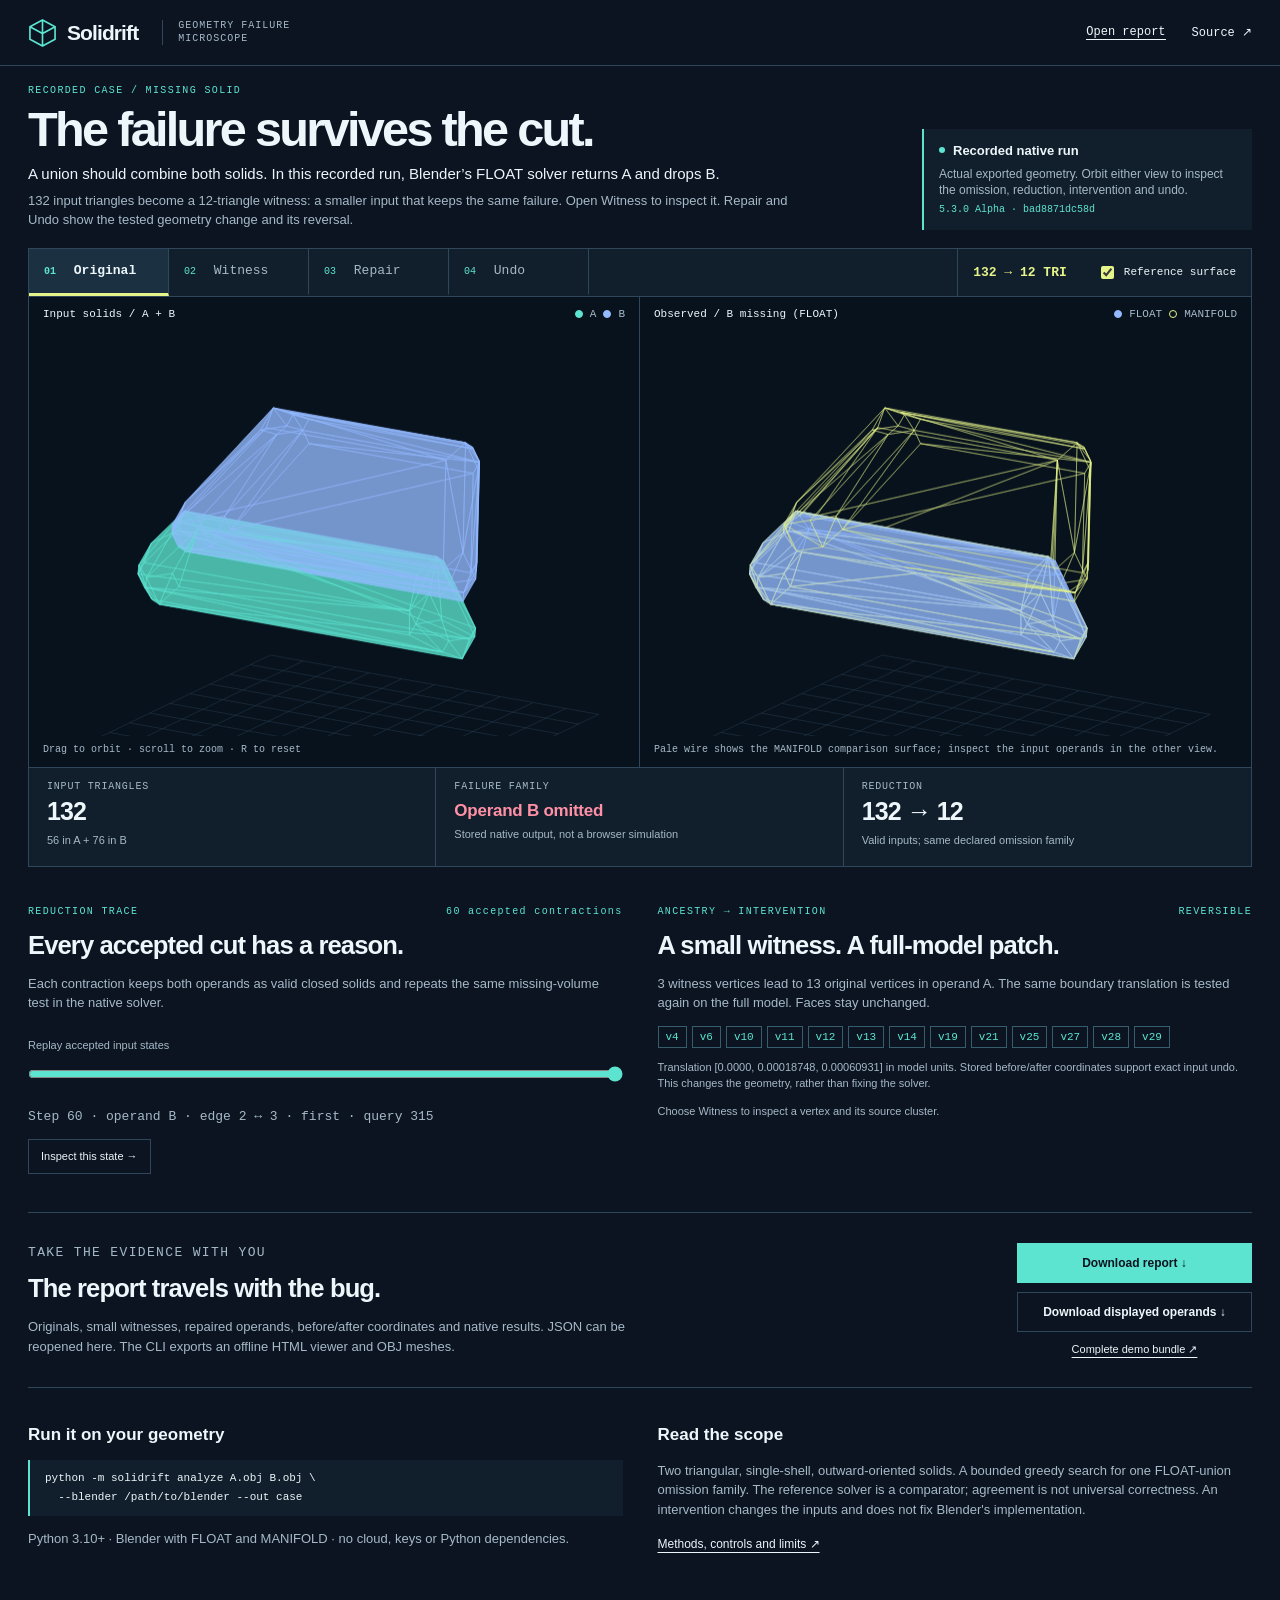
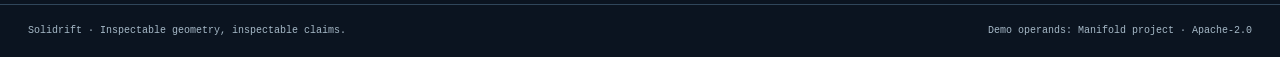
<file: index.html>
<!doctype html>
<html lang="en">
<head>
<meta charset="utf-8"><meta name="viewport" content="width=device-width,initial-scale=1">
<meta name="description" content="A geometry failure microscope. Inspect a real Blender Boolean failure, its valid reduced witness, and a reversible patch.">
<title>Solidrift · Find the shape of a bug</title>
<link rel="icon" href="./favicon.svg" type="image/svg+xml">
<link rel="stylesheet" href="style.css">
</head>
<body>
<header><a class="brand" href="#"><svg viewBox="0 0 30 30" aria-hidden="true"><path d="M15 2 28 9 28 22 15 29 2 22 2 9Z M2 9 15 16 28 9 M15 16V29 M15 2V16"/></svg>Solidrift<span>GEOMETRY FAILURE MICROSCOPE</span></a><nav><label class="load">Open report<input id="file" type="file" accept=".json,application/json"></label><a href="https://github.com/nazeeh111/Solidrift">Source ↗</a></nav></header>
<main>
<section class="intro"><div><p class="eyebrow" id="case-eyebrow">GEOMETRY FAILURE MICROSCOPE / LOADING</p><h1 id="case-headline">Inspect the recorded case.</h1><p class="orientation" id="case-orientation">A union should combine both input solids.</p><p class="lead" id="case-lead">Loading the stored inputs and native outputs.</p></div><aside class="receipt"><span class="dot"></span><b id="receipt-title">Loading native evidence</b><p id="receipt-detail">This viewer displays recorded geometry. Analysis runs locally in Blender.</p><p class="mono" id="backend"></p></aside></section>
<div id="error" role="alert" hidden></div>
<section class="workbench" aria-label="Geometry investigation">
<div class="stagebar" role="group" aria-label="Investigation stage"><button data-stage="original" class="active"><span>01</span> Original</button><button data-stage="witness"><span>02</span> Witness</button><button data-stage="repaired"><span>03</span> Repair</button><button data-stage="undo"><span>04</span> Undo</button><span class="case-ratio" id="case-ratio" aria-label="Triangle reduction">—</span><label class="reference"><input id="reference" type="checkbox" checked> Reference surface</label></div>
<div class="canvases"><figure><figcaption><span id="input-title">Input operands</span><span class="key"><i class="a"></i>A <i class="b"></i>B</span></figcaption><canvas id="input" tabindex="0" aria-label="Input mesh viewer. Drag to orbit, scroll to zoom, arrow keys to rotate, R to reset."></canvas><p class="canvas-note" id="input-note">Drag to orbit · scroll to zoom · R to reset</p></figure><figure><figcaption><span id="output-title">FLOAT union</span><span class="key"><i class="f"></i>FLOAT <i class="r"></i>MANIFOLD</span></figcaption><canvas id="output" tabindex="0" aria-label="Boolean output viewer. Drag to orbit, scroll to zoom, arrow keys to rotate, R to reset."></canvas><p class="canvas-note" id="output-note">Pale wire shows the MANIFOLD comparison surface</p></figure></div>
<div class="facts"><div><small>INPUT TRIANGLES</small><strong id="triangles">—</strong><span id="triangle-detail"></span></div><div><small>FAILURE FAMILY</small><strong class="status" id="fault">—</strong><span id="fault-detail"></span></div><div><small id="third-label">REDUCTION</small><strong id="third">—</strong><span id="third-detail"></span></div></div>
</section>
<section class="inspection"><div class="timeline"><div class="section-title"><span>REDUCTION TRACE</span><span class="mono" id="step-count"></span></div><h2>Every accepted cut has a reason.</h2><p>Each contraction keeps both operands as valid closed solids and repeats the same missing-volume test in the native solver.</p><label for="step">Replay accepted input states</label><input id="step" type="range" min="0" max="0" value="0"><p id="step-detail" class="mono"></p><button id="trace-view" class="quiet">Inspect this state →</button></div><div class="ancestry"><div class="section-title"><span>ANCESTRY → INTERVENTION</span><span class="mono">REVERSIBLE</span></div><h2>A small witness. A full-model patch.</h2><p id="patch-description"></p><div id="patch-vertices" class="indices"></div><p class="annotation" id="patch-bound"></p><div id="vertex-inspector" class="vertex-inspector" hidden><label for="vertex-side">Operand<select id="vertex-side"><option value="0">A</option><option value="1">B</option></select></label><label for="vertex-index">Vertex index · starts at 0<input id="vertex-index" type="number" min="0" step="1" inputmode="numeric" aria-describedby="vertex-range"></label><span id="vertex-range" class="annotation"></span></div><p class="annotation" id="selection" role="status">Choose Witness to inspect a vertex and its source cluster.</p></div></section>
<section class="exports"><div><p class="eyebrow">TAKE THE EVIDENCE WITH YOU</p><h2>The report travels with the bug.</h2><p>Originals, small witnesses, repaired operands, before/after coordinates and native results. JSON can be reopened here. The CLI exports an offline HTML viewer and OBJ meshes.</p></div><div class="export-actions"><button id="download-json">Download report ↓</button><button id="download-input" class="quiet">Download displayed operands ↓</button><a id="evidence-link" href="https://nazeeh111.github.io/Solidrift/demo/evidence.zip">Complete demo bundle ↗</a></div></section>
<section class="boundaries"><div><h3>Run it on your geometry</h3><pre><code>python -m solidrift analyze A.obj B.obj \
  --blender /path/to/blender --out case</code></pre><p>Python 3.10+ · Blender with FLOAT and MANIFOLD · no cloud, keys or Python dependencies.</p></div><div><h3>Read the scope</h3><p id="scope">Two triangular, single-shell, outward-oriented solids. A bounded greedy search for one FLOAT-union omission family. The reference solver is a comparator; agreement is not universal correctness. An intervention changes the inputs and does not fix Blender's implementation.</p><a href="https://github.com/nazeeh111/Solidrift/blob/main/docs/EVIDENCE.md">Methods, controls and limits ↗</a></div></section>
</main><footer><span>Solidrift · Inspectable geometry, inspectable claims.</span><span>Demo operands: Manifold project · Apache-2.0</span></footer>
<script id="solidrift-data" type="application/json">__SOLIDRIFT_DATA__</script>
<script src="app.js"></script>
</body></html>
</file>
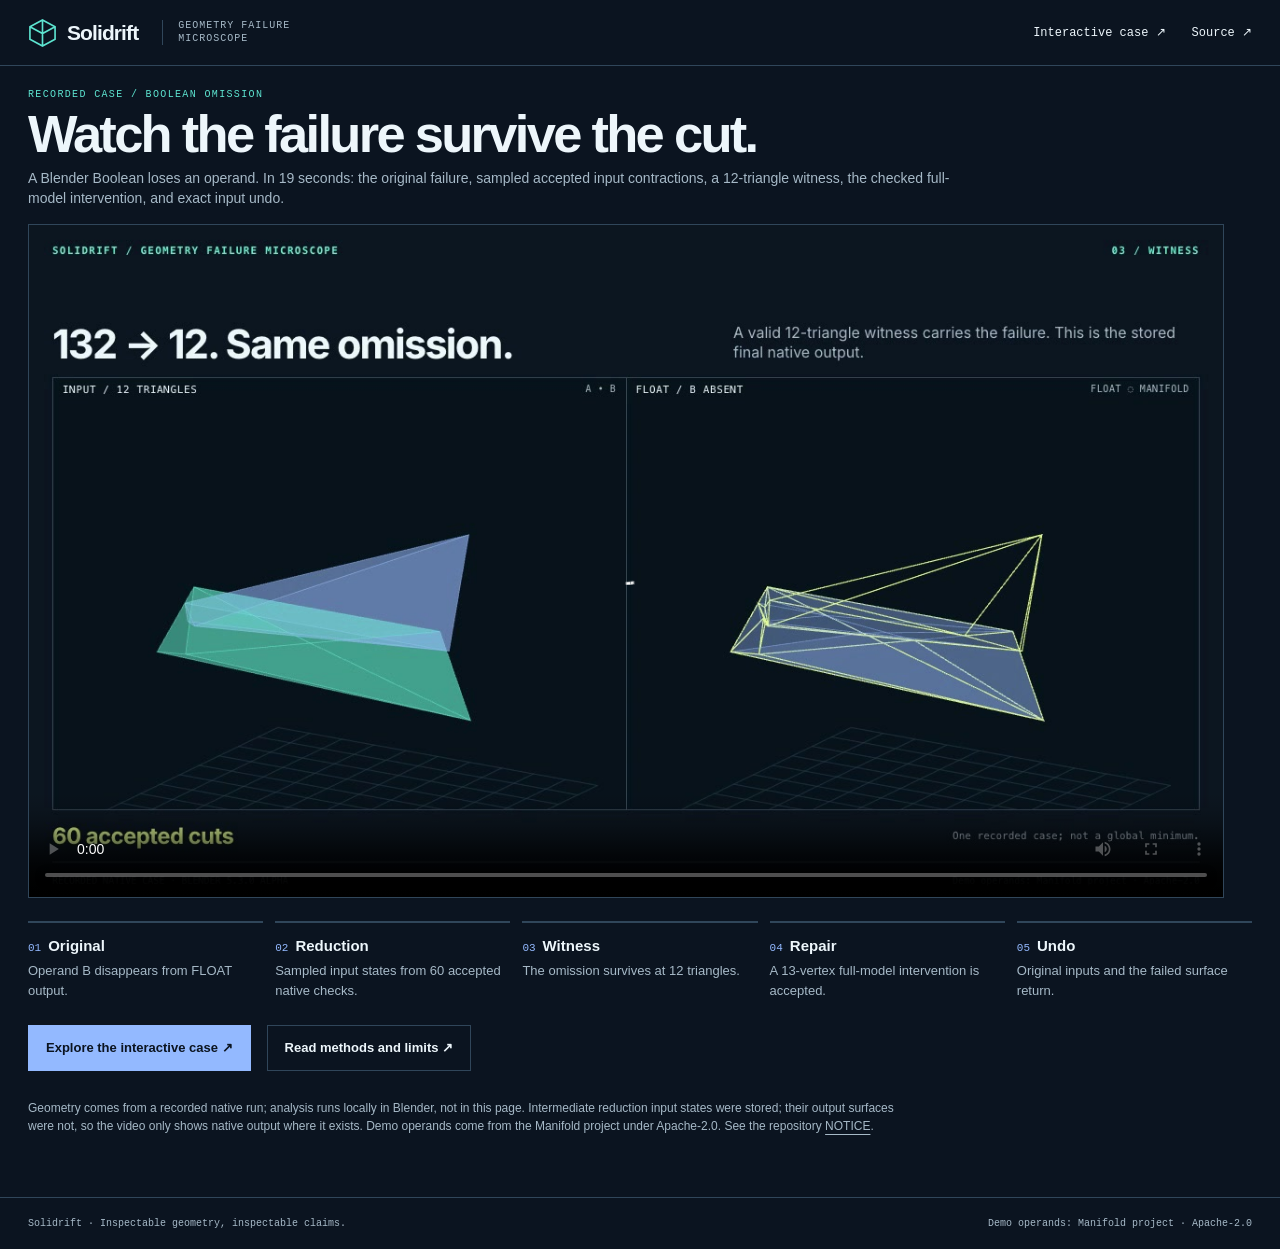
<file: tour.html>
<!doctype html>
<html lang="en">
<head>
<meta charset="utf-8"><meta name="viewport" content="width=device-width,initial-scale=1">
<meta name="description" content="A 19-second tour of Solidrift's recorded Boolean omission, accepted reduction, witness, full-model repair and exact undo.">
<title>Solidrift · Watch a geometry failure survive reduction</title>
<link rel="icon" href="./favicon.svg" type="image/svg+xml">
<link rel="stylesheet" href="./style.css">
<style>
.tour{padding:22px 0 50px}
.tour .eyebrow{margin:0 0 5px}
.tour h1{font-size:clamp(34px,4.1vw,55px);margin:0 0 7px}
.tour .lead{max-width:940px;margin-bottom:16px;font-size:14px}
.player{max-width:1196px;border:1px solid var(--line);background:var(--plate)}
.player video{display:block;width:100%;height:auto;aspect-ratio:16/9}
.stages{list-style:none;padding:0;margin:23px 0 25px;display:grid;grid-template-columns:repeat(5,1fr);gap:12px}
.stages li{border-top:2px solid var(--line);padding-top:12px;font-size:13px;color:var(--muted)}
.stages b{display:block;color:var(--ink);font-size:15px;margin-bottom:4px}
.stages span{font:11px ui-monospace,monospace;color:var(--blue);margin-right:7px}
.tour-actions{display:flex;gap:16px;align-items:center;flex-wrap:wrap}
.tour-actions a{display:inline-block;padding:12px 17px;border:1px solid var(--blue);background:var(--blue);color:var(--paper);text-decoration:none;font-size:13px;font-weight:600}
.tour-actions a.secondary{background:transparent;color:var(--ink);border-color:var(--line)}
.tour .note{font-size:12px;color:var(--muted);max-width:880px;margin-top:28px}
@media(max-width:760px){.tour{padding:18px 0 42px}.stages{grid-template-columns:repeat(2,1fr)}.tour h1{letter-spacing:-1.5px}}
</style>
</head>
<body>
<header><a class="brand" href="./index.html"><svg viewBox="0 0 30 30" aria-hidden="true"><path d="M15 2 28 9 28 22 15 29 2 22 2 9Z M2 9 15 16 28 9 M15 16V29 M15 2V16"/></svg>Solidrift<span>GEOMETRY FAILURE MICROSCOPE</span></a><nav><a href="./index.html">Interactive case ↗</a><a href="https://github.com/nazeeh111/Solidrift">Source ↗</a></nav></header>
<main><section class="tour">
<p class="eyebrow">RECORDED CASE / BOOLEAN OMISSION</p>
<h1>Watch the failure survive the cut.</h1>
<p class="lead">A Blender Boolean loses an operand. In 19 seconds: the original failure, sampled accepted input contractions, a 12-triangle witness, the checked full-model intervention, and exact input undo.</p>
<div class="player"><video controls playsinline preload="metadata" poster="./media/solidrift-tour.jpg" aria-label="Solidrift recorded Boolean failure, reduction, witness, repair and undo tour"><source src="./media/solidrift-tour.mp4" type="video/mp4">Your browser cannot play this video. <a href="./media/solidrift-tour.mp4">Download the MP4.</a></video></div>
<ol class="stages"><li><b><span>01</span>Original</b>Operand B disappears from FLOAT output.</li><li><b><span>02</span>Reduction</b>Sampled input states from 60 accepted native checks.</li><li><b><span>03</span>Witness</b>The omission survives at 12 triangles.</li><li><b><span>04</span>Repair</b>A 13-vertex full-model intervention is accepted.</li><li><b><span>05</span>Undo</b>Original inputs and the failed surface return.</li></ol>
<div class="tour-actions"><a href="./index.html">Explore the interactive case ↗</a><a class="secondary" href="https://github.com/nazeeh111/Solidrift/blob/main/docs/EVIDENCE.md">Read methods and limits ↗</a></div>
<p class="note">Geometry comes from a recorded native run; analysis runs locally in Blender, not in this page. Intermediate reduction input states were stored; their output surfaces were not, so the video only shows native output where it exists. Demo operands come from the Manifold project under Apache-2.0. See the repository <a href="https://github.com/nazeeh111/Solidrift/blob/main/NOTICE">NOTICE</a>.</p>
</section></main>
<footer><span>Solidrift · Inspectable geometry, inspectable claims.</span><span>Demo operands: Manifold project · Apache-2.0</span></footer>
</body>
</html>
</file>
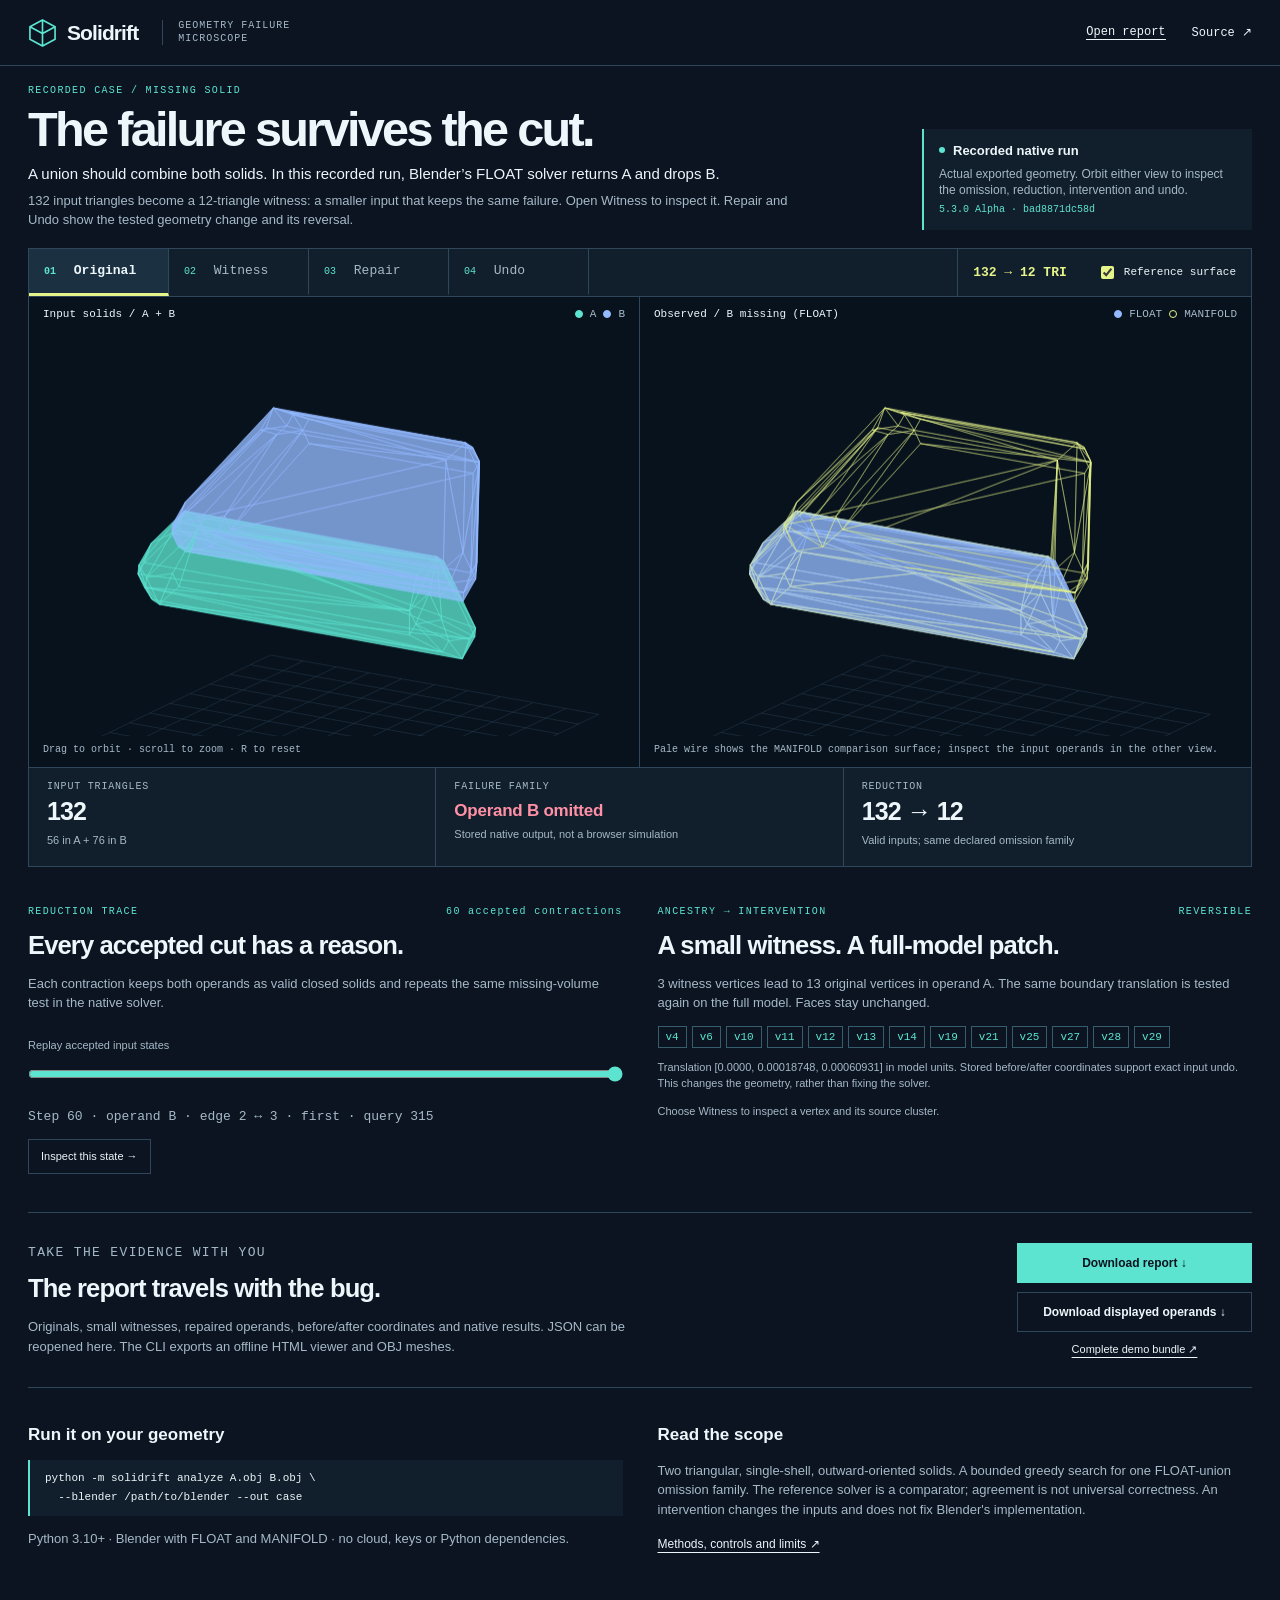
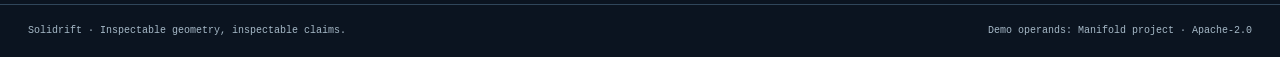
<file: demo/report.html>
<!doctype html>
<html lang="en">
<head>
<meta charset="utf-8"><meta name="viewport" content="width=device-width,initial-scale=1">
<meta name="description" content="A geometry failure microscope. Inspect a real Blender Boolean failure, its valid reduced witness, and a reversible patch.">
<title>Solidrift · Find the shape of a bug</title>
<link rel="icon" href="./favicon.svg" type="image/svg+xml">
<style>:root {
  color-scheme: dark;
  --paper: #0b1420;
  --surface: #111e2b;
  --plate: #08121d;
  --ink: #edf6fb;
  --muted: #a6b9c7;
  --line: #30465a;
  --blue: #93b9ff;
  --teal: #5de4d0;
  --orange: #e6f58a;
  --failure: #ff90a6;
  --mono: ui-monospace, SFMono-Regular, Consolas, monospace;
}
* { box-sizing: border-box; }
html { background: var(--paper); }
body { margin: 0; color: var(--ink); background: var(--paper); font: 15px/1.5 -apple-system, BlinkMacSystemFont, 'Segoe UI', sans-serif; }
button, input, a { -webkit-tap-highlight-color: transparent; }
button, a, label { touch-action: manipulation; }
button { font: inherit; cursor: pointer; }
a { color: inherit; text-underline-offset: 4px; }
button:focus-visible, a:focus-visible, label:focus-within, canvas:focus-visible, input:focus-visible, select:focus-visible { outline: 3px solid var(--orange); outline-offset: 3px; }
.vertex-inspector { display: flex; flex-wrap: wrap; gap: 12px; align-items: end; margin: 16px 0; }
.vertex-inspector[hidden] { display: none; }
.vertex-inspector label { display: grid; gap: 6px; color: var(--muted); font: 11px var(--mono); }
.vertex-inspector input, .vertex-inspector select { width: 100%; max-width: 190px; min-height: 38px; padding: 8px; border: 1px solid var(--line); background: var(--plate); color: var(--ink); font: 13px var(--mono); }
header { min-height: 66px; padding: 13px 28px; border-bottom: 1px solid var(--line); display: flex; align-items: center; justify-content: space-between; gap: 20px; }
.brand { display: inline-flex; align-items: center; gap: 10px; font-size: 21px; font-weight: 720; letter-spacing: -.9px; text-decoration: none; }
.brand svg { width: 29px; fill: none; stroke: var(--teal); stroke-width: 1.7; }
.brand span { margin-left: 14px; padding-left: 15px; border-left: 1px solid var(--line); max-width: 155px; color: var(--muted); font: 10px/1.25 var(--mono); letter-spacing: 1px; }
nav { display: flex; align-items: center; gap: 26px; font: 12px var(--mono); }
nav a { text-decoration: none; }
nav a:hover, .load:hover { color: var(--teal); }
.load { cursor: pointer; border-bottom: 1px solid currentColor; }
.load input { position: absolute; width: 1px; height: 1px; opacity: 0; }
main { max-width: 1480px; padding: 0 28px; margin: auto; }
.intro { display: grid; grid-template-columns: minmax(0, 1fr) minmax(255px, 330px); gap: 26px; align-items: end; padding: 18px 0; }
.eyebrow, .section-title { color: var(--teal); font: 10px/1.4 var(--mono); letter-spacing: 1.35px; }
.eyebrow { margin: 0; }
h1 { margin: 7px 0 8px; max-width: 920px; font-size: clamp(38px, 3.8vw, 58px); font-weight: 690; letter-spacing: -2.7px; line-height: 1.02; }
.orientation { margin: 0 0 8px; max-width: 780px; color: var(--ink); font-size: 15px; line-height: 1.45; }
.lead { margin: 0; max-width: 780px; color: var(--muted); font-size: 13px; line-height: 1.45; }
h2 { margin: 12px 0 9px; font-size: clamp(23px, 2vw, 30px); letter-spacing: -.9px; line-height: 1.16; }
h3 { margin: 0 0 12px; font-size: 17px; }
.receipt { padding: 12px 15px 13px; border-left: 2px solid var(--teal); background: var(--surface); font-size: 12px; }
.receipt b { font-size: 13px; }
.receipt p { margin: 5px 0 0; color: var(--muted); line-height: 1.36; }
.receipt .mono { color: var(--teal); }
.dot { display: inline-block; margin-right: 8px; width: 6px; height: 6px; border-radius: 50%; background: var(--teal); vertical-align: 2px; }
.mono { font: 10px/1.4 var(--mono); }
.workbench { overflow: hidden; border: 1px solid var(--line); background: var(--surface); }
.stagebar { display: flex; align-items: stretch; gap: 0; border-bottom: 1px solid var(--line); }
.stagebar button { flex: 0 0 auto; min-width: 140px; padding: 14px 15px; border: 0; border-right: 1px solid var(--line); border-bottom: 3px solid transparent; background: none; color: var(--muted); font: 13px/1.2 var(--mono); text-align: left; }
.stagebar button:hover:not(:disabled) { background: #1b3040; color: var(--ink); }
.stagebar button span { padding-right: 10px; color: var(--teal); font-size: 10px; }
.stagebar button.active { background: #1b3040; border-bottom-color: var(--orange); color: var(--ink); font-weight: 700; }
.stagebar button:disabled { opacity: .48; cursor: default; }
.case-ratio { display: flex; align-items: center; margin-left: auto; padding: 0 15px; border-left: 1px solid var(--line); color: var(--orange); font: 700 13px var(--mono); white-space: nowrap; }
.reference { display: flex; align-items: center; gap: 7px; padding: 0 15px; font: 11px var(--mono); white-space: nowrap; }
.reference input { accent-color: var(--orange); }
.canvases { display: grid; grid-template-columns: 1fr 1fr; }
figure { min-width: 0; margin: 0; background: var(--plate); }
figure:first-child { border-right: 1px solid var(--line); }
figcaption { display: flex; align-items: center; justify-content: space-between; gap: 12px; padding: 11px 14px 7px; color: var(--ink); font: 11px var(--mono); }
.key { display: flex; align-items: center; gap: 7px; color: var(--muted); white-space: nowrap; }
.key i { width: 8px; height: 8px; display: inline-block; border: 1px solid currentColor; border-radius: 50%; }
.key .a { color: var(--teal); background: var(--teal); }
.key .b, .key .f { color: var(--blue); background: var(--blue); }
.key .r { color: var(--orange); background: transparent; }
canvas { display: block; width: 100%; height: clamp(320px, 32vw, 490px); touch-action: none; cursor: grab; }
canvas:active { cursor: grabbing; }
.canvas-note { min-height: 31px; margin: 0; padding: 7px 14px; color: var(--muted); font: 10px/1.35 var(--mono); }
.facts { display: grid; grid-template-columns: repeat(3, 1fr); border-top: 1px solid var(--line); }
.facts>div { padding: 13px 18px 15px; border-right: 1px solid var(--line); }
.facts>div:last-child { border-right: 0; }
.facts small { display: block; color: var(--muted); font: 10px var(--mono); letter-spacing: .8px; }
.facts strong { display: block; margin: 4px 0 1px; font-size: 25px; font-weight: 600; line-height: 1.25; letter-spacing: -.9px; }
.facts strong.status { padding-top: 4px; color: var(--failure); font-size: 17px; letter-spacing: -.25px; }
.facts span { color: var(--muted); font-size: 11px; }
.inspection { display: grid; grid-template-columns: 1fr 1fr; gap: 35px; padding: 38px 0; }
.inspection>div { min-width: 0; }
.section-title { display: flex; justify-content: space-between; color: var(--teal); }
.inspection p, .exports p, .boundaries p { color: var(--muted); font-size: 13px; }
.timeline label { display: block; margin-top: 24px; font-size: 11px; color: var(--muted); }
.timeline input { width: 100%; margin: 13px 0; accent-color: var(--teal); }
.indices { display: flex; flex-wrap: wrap; gap: 5px; }
.indices span { padding: 4px 7px; border: 1px solid #355d6b; color: var(--teal); font: 11px var(--mono); }
.annotation { font-size: 11px!important; }
.quiet { padding: 8px 12px; background: transparent; border: 1px solid var(--line); color: var(--ink); font-size: 11px; }
.quiet:hover { border-color: var(--teal); }
.exports { display: flex; align-items: center; justify-content: space-between; gap: 35px; padding: 30px 0; border-block: 1px solid var(--line); }
.exports p { max-width: 620px; margin-bottom: 0; }
.export-actions { display: flex; flex-direction: column; gap: 9px; min-width: 235px; }
.export-actions button { padding: 10px 15px; border: 1px solid var(--teal); background: var(--teal); color: var(--paper); font-size: 12px; font-weight: 700; }
.export-actions button.quiet { background: transparent; color: var(--ink); border-color: var(--line); }
.export-actions a { font-size: 11px; text-align: center; }
.boundaries { display: grid; grid-template-columns: 1fr 1fr; gap: 35px; padding: 34px 0 42px; }
pre { margin: 0; padding: 9px 15px; overflow-x: auto; border-left: 2px solid var(--teal); background: var(--surface); color: var(--ink); font: 11px/1.75 var(--mono); }
.boundaries a { font-size: 12px; }
footer { display: flex; justify-content: space-between; gap: 20px; padding: 20px 28px; border-top: 1px solid var(--line); color: var(--muted); font: 10px var(--mono); }
#error { margin-bottom: 12px; padding: 12px 15px; border: 1px solid var(--failure); color: var(--ink); background: #39212e; font-size: 12px; }
button:disabled { opacity: .48; cursor: default; }
@media(max-width: 900px) { .intro { grid-template-columns: 1fr; gap: 14px; } .receipt { max-width: none; } .stagebar button { min-width: 115px; } }
@media(max-width: 760px) {
  header { min-height: 56px; padding: 10px 15px; }
  .brand { font-size: 19px; }
  .brand span { display: none; }
  nav { gap: 13px; font-size: 10px; }
  main { padding: 0 15px; }
  .intro { padding: 16px 0 15px; gap: 12px; }
  h1 { margin: 5px 0 7px; font-size: clamp(31px, 8.2vw, 46px); letter-spacing: -1.5px; }
  .lead { font-size: 12px; line-height: 1.35; }
  .orientation { font-size: 13px; line-height: 1.4; }
  .receipt { padding: 8px 10px; }
  .receipt p { display: none; }
  .receipt .mono { display: none; }
  .stagebar { display: grid; grid-template-columns: repeat(4, 1fr); }
  .stagebar button { min-width: 0; padding: 10px 4px; border-right: 1px solid var(--line); font-size: 10px; text-align: center; }
  .stagebar button span { display: block; padding: 0 0 3px; }
  .case-ratio { grid-column: 1 / 3; margin-left: 0; padding: 6px 10px; border-top: 1px solid var(--line); border-left: 0; font-size: 11px; }
  .reference { grid-column: 3 / -1; padding: 6px 10px; border-top: 1px solid var(--line); font-size: 10px; }
  .canvases { grid-template-columns: 1fr; }
  figure:first-child { border-right: 0; border-bottom: 1px solid var(--line); }
  canvas { height: min(72vw, 320px); }
  #input { height: min(50vw, 200px); }
  .workbench[data-stage="witness"] #input, .workbench[data-stage="repaired"] #input { height: min(72vw, 320px); }
  .facts { grid-template-columns: repeat(2, 1fr); }
  .facts>div { padding: 11px; }
  .facts>div:last-child { grid-column: 1 / -1; border-top: 1px solid var(--line); }
  .facts strong { font-size: 21px; }
  .inspection, .boundaries { grid-template-columns: 1fr; gap: 24px; padding: 28px 0; }
  .exports { display: block; }
  .export-actions { margin-top: 20px; }
  .export-actions a { text-align: left; }
  footer { padding: 16px; flex-direction: column; gap: 8px; }
}
@media(prefers-reduced-motion: reduce) { *, *::before, *::after { scroll-behavior: auto!important; transition-duration: 0.01ms!important; animation-duration: 0.01ms!important; } }
</style>
</head>
<body>
<header><a class="brand" href="#"><svg viewBox="0 0 30 30" aria-hidden="true"><path d="M15 2 28 9 28 22 15 29 2 22 2 9Z M2 9 15 16 28 9 M15 16V29 M15 2V16"/></svg>Solidrift<span>GEOMETRY FAILURE MICROSCOPE</span></a><nav><label class="load">Open report<input id="file" type="file" accept=".json,application/json"></label><a href="https://github.com/nazeeh111/Solidrift">Source ↗</a></nav></header>
<main>
<section class="intro"><div><p class="eyebrow" id="case-eyebrow">GEOMETRY FAILURE MICROSCOPE / LOADING</p><h1 id="case-headline">Inspect the recorded case.</h1><p class="orientation" id="case-orientation">A union should combine both input solids.</p><p class="lead" id="case-lead">Loading the stored inputs and native outputs.</p></div><aside class="receipt"><span class="dot"></span><b id="receipt-title">Loading native evidence</b><p id="receipt-detail">This viewer displays recorded geometry. Analysis runs locally in Blender.</p><p class="mono" id="backend"></p></aside></section>
<div id="error" role="alert" hidden></div>
<section class="workbench" aria-label="Geometry investigation">
<div class="stagebar" role="group" aria-label="Investigation stage"><button data-stage="original" class="active"><span>01</span> Original</button><button data-stage="witness"><span>02</span> Witness</button><button data-stage="repaired"><span>03</span> Repair</button><button data-stage="undo"><span>04</span> Undo</button><span class="case-ratio" id="case-ratio" aria-label="Triangle reduction">—</span><label class="reference"><input id="reference" type="checkbox" checked> Reference surface</label></div>
<div class="canvases"><figure><figcaption><span id="input-title">Input operands</span><span class="key"><i class="a"></i>A <i class="b"></i>B</span></figcaption><canvas id="input" tabindex="0" aria-label="Input mesh viewer. Drag to orbit, scroll to zoom, arrow keys to rotate, R to reset."></canvas><p class="canvas-note" id="input-note">Drag to orbit · scroll to zoom · R to reset</p></figure><figure><figcaption><span id="output-title">FLOAT union</span><span class="key"><i class="f"></i>FLOAT <i class="r"></i>MANIFOLD</span></figcaption><canvas id="output" tabindex="0" aria-label="Boolean output viewer. Drag to orbit, scroll to zoom, arrow keys to rotate, R to reset."></canvas><p class="canvas-note" id="output-note">Pale wire shows the MANIFOLD comparison surface</p></figure></div>
<div class="facts"><div><small>INPUT TRIANGLES</small><strong id="triangles">—</strong><span id="triangle-detail"></span></div><div><small>FAILURE FAMILY</small><strong class="status" id="fault">—</strong><span id="fault-detail"></span></div><div><small id="third-label">REDUCTION</small><strong id="third">—</strong><span id="third-detail"></span></div></div>
</section>
<section class="inspection"><div class="timeline"><div class="section-title"><span>REDUCTION TRACE</span><span class="mono" id="step-count"></span></div><h2>Every accepted cut has a reason.</h2><p>Each contraction keeps both operands as valid closed solids and repeats the same missing-volume test in the native solver.</p><label for="step">Replay accepted input states</label><input id="step" type="range" min="0" max="0" value="0"><p id="step-detail" class="mono"></p><button id="trace-view" class="quiet">Inspect this state →</button></div><div class="ancestry"><div class="section-title"><span>ANCESTRY → INTERVENTION</span><span class="mono">REVERSIBLE</span></div><h2>A small witness. A full-model patch.</h2><p id="patch-description"></p><div id="patch-vertices" class="indices"></div><p class="annotation" id="patch-bound"></p><div id="vertex-inspector" class="vertex-inspector" hidden><label for="vertex-side">Operand<select id="vertex-side"><option value="0">A</option><option value="1">B</option></select></label><label for="vertex-index">Vertex index · starts at 0<input id="vertex-index" type="number" min="0" step="1" inputmode="numeric" aria-describedby="vertex-range"></label><span id="vertex-range" class="annotation"></span></div><p class="annotation" id="selection" role="status">Choose Witness to inspect a vertex and its source cluster.</p></div></section>
<section class="exports"><div><p class="eyebrow">TAKE THE EVIDENCE WITH YOU</p><h2>The report travels with the bug.</h2><p>Originals, small witnesses, repaired operands, before/after coordinates and native results. JSON can be reopened here. The CLI exports an offline HTML viewer and OBJ meshes.</p></div><div class="export-actions"><button id="download-json">Download report ↓</button><button id="download-input" class="quiet">Download displayed operands ↓</button><a id="evidence-link" href="https://nazeeh111.github.io/Solidrift/demo/evidence.zip">Complete demo bundle ↗</a></div></section>
<section class="boundaries"><div><h3>Run it on your geometry</h3><pre><code>python -m solidrift analyze A.obj B.obj \
  --blender /path/to/blender --out case</code></pre><p>Python 3.10+ · Blender with FLOAT and MANIFOLD · no cloud, keys or Python dependencies.</p></div><div><h3>Read the scope</h3><p id="scope">Two triangular, single-shell, outward-oriented solids. A bounded greedy search for one FLOAT-union omission family. The reference solver is a comparator; agreement is not universal correctness. An intervention changes the inputs and does not fix Blender's implementation.</p><a href="https://github.com/nazeeh111/Solidrift/blob/main/docs/EVIDENCE.md">Methods, controls and limits ↗</a></div></section>
</main><footer><span>Solidrift · Inspectable geometry, inspectable claims.</span><span>Demo operands: Manifold project · Apache-2.0</span></footer>
<script id="solidrift-data" type="application/json">{"schema_version": 1, "status": "repaired", "baseline": {"backend": "5.3.0 Alpha", "build_hash": "bad8871dc58d", "solvers": ["FLOAT", "MANIFOLD"], "operation": "UNION", "inputs": {"A.obj": {"name": "A.obj", "vertices": [[-28.75, 19.485572814941406, -8.660253524780273], [-26.25, 23.815698623657227, -15.245190620422363], [-30.0, 21.650634765625, -8.660253524780273], [-30.0, 17.32050895690918, -4.330127239227295], [-28.75, 19.485572814941406, -2.565320471603627e-07], [-32.5, 21.650634765625, -4.330127239227295], [-30.0, 21.650634765625, -2.565320471603627e-07], [-27.5, 25.980762481689453, -15.245190620422363], [-26.25, 28.145824432373047, -15.245190620422363], [-30.0, 25.980762481689453, -10.915063858032227], [-27.5, 30.310888290405273, -10.915063858032227], [-23.75, 32.4759521484375, -8.660253524780273], [-25.0, 34.641014099121094, -4.330127239227295], [-25.0, 30.310888290405273, -2.565320471603627e-07], [-23.75, 32.4759521484375, -2.565320471603627e-07], [28.75, 19.485572814941406, -8.660253524780273], [26.25, 23.815698623657227, -15.245190620422363], [30.0, 21.650634765625, -8.660253524780273], [30.0, 17.32050895690918, -4.330127239227295], [28.75, 19.485572814941406, -2.565320471603627e-07], [32.5, 21.650634765625, -4.330127239227295], [30.0, 21.650634765625, -2.565320471603627e-07], [27.5, 25.980762481689453, -15.245190620422363], [26.25, 28.145824432373047, -15.245190620422363], [30.0, 25.980762481689453, -10.915063858032227], [23.75, 32.4759521484375, -8.660253524780273], [27.5, 30.310888290405273, -10.915063858032227], [25.0, 34.641014099121094, -4.330127239227295], [23.75, 32.4759521484375, -2.565320471603627e-07], [25.0, 30.310888290405273, -2.565320471603627e-07]], "faces": [[0, 7, 1], [1, 15, 0], [1, 23, 16], [2, 9, 7], [2, 7, 0], [3, 2, 0], [4, 13, 6], [4, 3, 19], [5, 9, 2], [5, 2, 3], [5, 3, 6], [5, 13, 12], [6, 3, 4], [6, 13, 5], [7, 9, 10], [7, 23, 1], [8, 7, 10], [8, 10, 11], [8, 23, 7], [10, 9, 12], [11, 10, 12], [11, 23, 8], [12, 9, 5], [12, 13, 14], [14, 13, 28], [15, 3, 0], [15, 22, 17], [15, 17, 18], [16, 15, 1], [16, 22, 15], [16, 23, 22], [17, 24, 20], [18, 3, 15], [18, 17, 20], [18, 21, 19], [19, 13, 4], [19, 3, 18], [20, 21, 18], [20, 24, 27], [21, 13, 19], [22, 24, 17], [22, 23, 26], [25, 23, 11], [25, 11, 27], [26, 24, 22], [26, 23, 27], [27, 11, 12], [27, 24, 26], [27, 23, 25], [27, 12, 28], [27, 21, 20], [28, 12, 14], [28, 13, 29], [29, 13, 21], [29, 21, 27], [29, 27, 28]]}, "B.obj": {"name": "B.obj", "vertices": [[-26.25, 28.14582633972168, -4.330126762390137], [-27.5, 25.980762481689453, 0.0], [-27.5, 30.310888290405273, -4.330126762390137], [-30.0, 30.310888290405273, 0.0], [-25.0, 25.980762481689453, 4.330127239227295], [-23.75, 28.14582633972168, 8.660253524780273], [-27.5, 30.310888290405273, 4.330127239227295], [-25.0, 30.310888290405273, 8.660253524780273], [-26.25, 32.4759521484375, -4.330126762390137], [-27.5, 34.641014099121094, 0.0], [-16.25, 41.136207580566406, 21.650634765625], [-21.54161834716797, 44.540496826171875, 14.650346755981445], [-17.79161834716797, 46.70555877685547, 10.320219993591309], [-19.04161834716797, 48.87062454223633, 14.650346755981445], [-20.0, 43.30126953125, 17.32050895690918], [-19.04161834716797, 44.540496826171875, 18.980472564697266], [-17.5, 43.30126953125, 21.650634765625], [-16.25, 45.466331481933594, 21.650634765625], [-17.5, 47.63139724731445, 17.32050895690918], [-17.79161834716797, 46.70555877685547, 18.980472564697266], [26.25, 28.14582633972168, -4.330126762390137], [27.5, 25.980762481689453, 0.0], [27.5, 30.310888290405273, -4.330126762390137], [30.0, 30.310888290405273, 0.0], [25.0, 25.980762481689453, 4.330127239227295], [23.75, 28.14582633972168, 8.660253524780273], [27.5, 30.310888290405273, 4.330127239227295], [25.0, 30.310888290405273, 8.660253524780273], [26.25, 32.4759521484375, -4.330126762390137], [27.5, 34.641014099121094, 0.0], [16.25, 41.136207580566406, 21.650634765625], [21.54161834716797, 44.540496826171875, 14.650346755981445], [17.79161834716797, 46.70555877685547, 10.320219993591309], [19.04161834716797, 48.87062454223633, 14.650346755981445], [20.0, 43.30126953125, 17.32050895690918], [17.5, 43.30126953125, 21.650634765625], [16.25, 45.466331481933594, 21.650634765625], [19.04161834716797, 44.540496826171875, 18.980472564697266], [17.5, 47.63139724731445, 17.32050895690918], [17.79161834716797, 46.70555877685547, 18.980472564697266]], "faces": [[2, 0, 1], [1, 4, 3], [3, 2, 1], [7, 4, 5], [3, 4, 6], [6, 4, 7], [8, 2, 9], [9, 2, 3], [11, 9, 3], [3, 6, 14], [0, 20, 1], [2, 22, 0], [8, 22, 2], [1, 24, 4], [4, 24, 5], [14, 6, 7], [5, 16, 7], [5, 30, 10], [8, 9, 12], [12, 9, 13], [12, 32, 8], [3, 14, 11], [13, 9, 11], [10, 16, 5], [16, 14, 7], [11, 14, 15], [11, 15, 13], [15, 14, 16], [16, 19, 15], [17, 19, 16], [15, 19, 13], [19, 18, 13], [17, 18, 19], [10, 35, 16], [12, 13, 32], [16, 35, 17], [13, 18, 33], [17, 36, 18], [1, 20, 21], [21, 24, 1], [0, 22, 20], [5, 24, 25], [8, 32, 28], [28, 22, 8], [20, 22, 21], [23, 24, 21], [21, 22, 23], [25, 24, 27], [26, 24, 23], [27, 24, 26], [29, 22, 28], [23, 22, 29], [29, 31, 23], [31, 26, 23], [25, 30, 5], [27, 35, 25], [26, 35, 27], [32, 29, 28], [33, 29, 32], [30, 35, 10], [32, 13, 33], [17, 35, 36], [33, 18, 38], [18, 36, 38], [26, 34, 35], [31, 34, 26], [33, 31, 29], [25, 35, 30], [31, 37, 34], [33, 37, 31], [35, 37, 36], [36, 37, 39], [34, 37, 35], [39, 37, 33], [38, 39, 33], [36, 39, 38]]}}, "outputs": {"FLOAT": {"vertices": [[-27.5, 25.980762481689453, 0.0], [-27.5, 30.310888290405273, -4.330126762390137], [-26.25, 32.4759521484375, -4.330126762390137], [27.5, 25.980762481689453, 0.0], [27.5, 30.310888290405273, -4.330126762390137], [26.25, 32.4759521484375, -4.330126762390137], [-28.75, 19.485572814941406, -8.660253524780273], [-26.25, 23.815698623657227, -15.245190620422363], [-30.0, 21.650634765625, -8.660253524780273], [-30.0, 17.32050895690918, -4.330127239227295], [-28.75, 19.485572814941406, -2.565320471603627e-07], [-32.5, 21.650634765625, -4.330127239227295], [-30.0, 21.650634765625, -2.565320471603627e-07], [-27.5, 25.980762481689453, -15.245190620422363], [-26.25, 28.145824432373047, -15.245190620422363], [-30.0, 25.980762481689453, -10.915063858032227], [-27.5, 30.310888290405273, -10.915063858032227], [-23.75, 32.4759521484375, -8.660253524780273], [-25.0, 34.641014099121094, -4.330127239227295], [-25.0, 30.310888290405273, -2.565320471603627e-07], [-23.75, 32.4759521484375, -2.565320471603627e-07], [28.75, 19.485572814941406, -8.660253524780273], [26.25, 23.815698623657227, -15.245190620422363], [30.0, 21.650634765625, -8.660253524780273], [30.0, 17.32050895690918, -4.330127239227295], [28.75, 19.485572814941406, -2.565320471603627e-07], [32.5, 21.650634765625, -4.330127239227295], [30.0, 21.650634765625, -2.565320471603627e-07], [27.5, 25.980762481689453, -15.245190620422363], [26.25, 28.145824432373047, -15.245190620422363], [30.0, 25.980762481689453, -10.915063858032227], [23.75, 32.4759521484375, -8.660253524780273], [27.5, 30.310888290405273, -10.915063858032227], [25.0, 34.641014099121094, -4.330127239227295], [23.75, 32.4759521484375, -2.565320471603627e-07], [25.0, 30.310888290405273, -2.565320471603627e-07], [27.5, 28.14582633972168, -2.1650638580322266], [2.4999942779541016, 25.980762481689453, 0.0], [-3.5, 25.980762481689453, -2.565320471603627e-07], [-26.5, 25.980762481689453, -2.565320471603627e-07], [25.629518508911133, 33.00547409057617, -3.784947395324707], [25.0, 33.5427131652832, -3.2318246364593506], [-8.43281078338623, 33.90523910522461, -2.8585774898529053], [24.575199127197266, 33.90523910522461, -2.8585774898529053], [-21.82625389099121, 33.90523910522461, -2.8585777282714844], [-24.575199127197266, 33.90523910522461, -2.8585774898529053], [-24.999998092651367, 33.54270935058594, -3.2318246364593506], [-27.5, 27.424137115478516, -1.4433754682540894], [-26.25, 32.4759521484375, -4.330126762390137], [26.25, 32.4759521484375, -4.330126762390137]], "faces": [[6, 13, 7], [7, 21, 6], [7, 29, 22], [8, 15, 13], [8, 13, 6], [9, 8, 6], [39, 12, 10], [10, 9, 25], [11, 15, 8], [11, 8, 9], [11, 9, 12], [11, 47, 1], [12, 9, 10], [0, 11, 12], [13, 15, 16], [13, 29, 7], [14, 13, 16], [14, 16, 17], [14, 29, 13], [16, 15, 18], [17, 16, 18], [17, 29, 14], [15, 1, 48], [18, 46, 45], [20, 19, 34], [21, 9, 6], [21, 28, 23], [21, 23, 24], [22, 21, 7], [22, 28, 21], [22, 29, 28], [23, 30, 26], [24, 9, 21], [24, 23, 26], [24, 27, 25], [38, 10, 25], [25, 9, 24], [26, 27, 24], [30, 49, 4], [37, 25, 27], [28, 30, 23], [28, 29, 32], [31, 29, 17], [31, 17, 33], [32, 30, 28], [32, 29, 33], [33, 17, 18], [33, 30, 32], [33, 29, 31], [33, 42, 43], [40, 4, 49], [42, 44, 20], [34, 19, 35], [35, 37, 3], [40, 35, 36], [41, 34, 35], [44, 18, 45], [38, 37, 19], [0, 39, 19], [43, 41, 33], [39, 38, 19], [47, 0, 19], [43, 42, 34], [19, 46, 2], [2, 48, 1], [41, 40, 33], [36, 3, 27], [36, 26, 4], [46, 20, 45], [3, 37, 27], [39, 0, 12], [0, 47, 11], [48, 18, 15], [15, 11, 1], [38, 39, 10], [4, 26, 30], [30, 33, 49], [37, 38, 25], [33, 18, 42], [49, 33, 40], [40, 36, 4], [20, 34, 42], [44, 45, 20], [35, 19, 37], [41, 35, 40], [35, 3, 36], [41, 43, 34], [44, 42, 18], [2, 1, 19], [1, 47, 19], [2, 46, 18], [2, 18, 48], [36, 27, 26], [46, 19, 20]], "volume": 10803.472225210138}, "MANIFOLD": {"vertices": [[-28.75, 19.485572814941406, -8.660253524780273], [-26.25, 23.815698623657227, -15.245190620422363], [-30.0, 21.650634765625, -8.660253524780273], [-30.0, 17.32050895690918, -4.330127239227295], [-28.75, 19.485572814941406, -2.565320471603627e-07], [-32.5, 21.650634765625, -4.330127239227295], [-30.0, 21.650634765625, -2.565320471603627e-07], [-30.0, 25.980762481689453, -10.915063858032227], [-27.5, 25.980762481689453, -15.245190620422363], [-26.25, 28.145824432373047, -15.245190620422363], [-27.5, 30.310888290405273, -10.915063858032227], [-23.75, 32.4759521484375, -8.660253524780273], [-27.5, 27.424137115478516, -1.4433757066726685], [-27.5, 25.980762481689453, 0.0], [-27.5, 25.980762481689453, -2.565320471603627e-07], [-26.5, 25.980762481689453, -2.565320471603627e-07], [-27.5, 30.310888290405273, -4.330126762390137], [-26.25, 32.4759521484375, -4.330126762390137], [-30.0, 30.310888290405273, 0.0], [-3.50000262260437, 25.980762481689453, -2.565320471603627e-07], [-25.0, 25.980762481689453, 4.330127239227295], [-27.5, 30.310888290405273, 4.330127239227295], [-25.0, 30.310888290405273, 8.660253524780273], [-23.75, 28.14582633972168, 8.660253524780273], [-25.0, 34.641014099121094, -4.330127239227295], [-25.0, 33.5427131652832, -3.2318248748779297], [-24.5752010345459, 33.90523910522461, -2.8585779666900635], [-27.5, 34.641014099121094, 0.0], [-21.826255798339844, 33.90523910522461, -2.8585779666900635], [-8.43281078338623, 33.90523910522461, -2.8585779666900635], [-17.79161834716797, 46.70555877685547, 10.320219993591309], [-21.54161834716797, 44.540496826171875, 14.650346755981445], [-20.0, 43.30126953125, 17.32050895690918], [-19.04161834716797, 44.540496826171875, 18.980472564697266], [-17.5, 43.30126953125, 21.650634765625], [-19.04161834716797, 48.87062454223633, 14.650346755981445], [-17.79161834716797, 46.70555877685547, 18.980472564697266], [-17.5, 47.63139724731445, 17.32050895690918], [-16.25, 41.136207580566406, 21.650634765625], [-16.25, 45.466331481933594, 21.650634765625], [2.499993085861206, 25.980762481689453, -2.565320471603627e-07], [28.75, 19.485572814941406, -8.660253524780273], [26.25, 23.815698623657227, -15.245190620422363], [30.0, 21.650634765625, -8.660253524780273], [30.0, 17.32050895690918, -4.330127239227295], [28.75, 19.485572814941406, -2.565320471603627e-07], [32.5, 21.650634765625, -4.330127239227295], [30.0, 21.650634765625, -2.565320471603627e-07], [23.75, 32.4759521484375, -8.660253524780273], [27.5, 25.980762481689453, -15.245190620422363], [26.25, 28.145824432373047, -15.245190620422363], [30.0, 25.980762481689453, -10.915063858032227], [27.5, 30.310888290405273, -10.915063858032227], [27.5, 28.14582633972168, -2.1650640964508057], [27.5, 25.980762481689453, 0.0], [27.5, 30.310888290405273, -4.330126762390137], [26.25, 32.4759521484375, -4.330126762390137], [25.629520416259766, 33.00547409057617, -3.784947395324707], [30.0, 30.310888290405273, 0.0], [23.75, 28.14582633972168, 8.660253524780273], [25.0, 25.980762481689453, 4.330127239227295], [27.5, 30.310888290405273, 4.330127239227295], [25.0, 30.310888290405273, 8.660253524780273], [25.0, 34.641014099121094, -4.330127239227295], [25.0, 33.5427131652832, -3.2318248748779297], [24.5752010345459, 33.90523910522461, -2.8585779666900635], [27.5, 34.641014099121094, 0.0], [17.79161834716797, 46.70555877685547, 10.320219993591309], [21.54161834716797, 44.540496826171875, 14.650346755981445], [16.25, 41.136207580566406, 21.650634765625], [20.0, 43.30126953125, 17.32050895690918], [19.04161834716797, 44.540496826171875, 18.980472564697266], [17.5, 43.30126953125, 21.650634765625], [19.04161834716797, 48.87062454223633, 14.650346755981445], [17.79161834716797, 46.70555877685547, 18.980472564697266], [16.25, 45.466331481933594, 21.650634765625], [17.5, 47.63139724731445, 17.32050895690918]], "faces": [[0, 8, 1], [0, 1, 41], [1, 50, 42], [2, 7, 8], [0, 2, 8], [0, 3, 2], [6, 15, 13], [3, 45, 4], [2, 5, 7], [2, 3, 5], [3, 6, 5], [5, 12, 16], [24, 17, 25], [3, 4, 6], [14, 13, 12], [8, 7, 10], [1, 8, 50], [8, 10, 9], [9, 10, 11], [8, 9, 50], [7, 24, 10], [10, 24, 11], [9, 11, 50], [17, 24, 7], [24, 25, 26], [0, 41, 3], [41, 49, 43], [41, 43, 44], [1, 42, 41], [41, 42, 49], [42, 50, 49], [43, 51, 46], [3, 41, 44], [43, 46, 44], [44, 47, 45], [19, 4, 45], [3, 44, 45], [44, 46, 47], [46, 51, 63], [40, 45, 47], [43, 49, 51], [49, 50, 52], [11, 48, 50], [11, 63, 48], [49, 52, 51], [50, 63, 52], [11, 24, 63], [51, 52, 63], [50, 48, 63], [63, 29, 65], [55, 46, 63], [24, 28, 29], [47, 54, 40], [47, 53, 54], [63, 64, 57], [63, 65, 64], [13, 20, 18], [12, 18, 16], [20, 23, 22], [18, 20, 21], [20, 22, 21], [16, 27, 17], [16, 18, 27], [18, 31, 27], [18, 21, 32], [13, 60, 20], [20, 60, 23], [21, 22, 32], [23, 34, 22], [23, 69, 38], [17, 27, 30], [27, 35, 30], [26, 30, 28], [18, 32, 31], [27, 31, 35], [23, 38, 34], [22, 34, 32], [31, 32, 33], [31, 33, 35], [32, 34, 33], [33, 34, 36], [34, 39, 36], [35, 33, 36], [35, 36, 37], [39, 37, 36], [38, 72, 34], [30, 35, 67], [34, 72, 39], [35, 37, 73], [39, 75, 37], [60, 15, 19], [23, 60, 59], [65, 29, 67], [54, 58, 60], [58, 53, 55], [60, 62, 59], [58, 61, 60], [60, 61, 62], [55, 56, 66], [55, 66, 58], [58, 66, 68], [58, 68, 61], [23, 59, 69], [59, 62, 72], [61, 72, 62], [56, 67, 66], [66, 67, 73], [38, 69, 72], [35, 73, 67], [39, 72, 75], [37, 76, 73], [37, 75, 76], [61, 70, 72], [61, 68, 70], [66, 73, 68], [59, 72, 69], [68, 71, 70], [68, 73, 71], [72, 71, 75], [75, 71, 74], [70, 71, 72], [73, 74, 71], [73, 76, 74], [75, 74, 76], [6, 4, 15], [13, 14, 6], [12, 5, 14], [5, 6, 14], [7, 5, 16], [16, 17, 7], [19, 15, 4], [40, 19, 45], [63, 24, 29], [55, 53, 46], [53, 47, 46], [63, 57, 56], [63, 56, 55], [24, 26, 28], [12, 13, 18], [25, 17, 30], [30, 67, 28], [26, 25, 30], [60, 13, 15], [19, 40, 60], [40, 54, 60], [57, 64, 67], [64, 65, 67], [29, 28, 67], [56, 57, 67], [58, 54, 53]], "volume": 24655.831195052313}}, "input_checks": [{"vertex_count": 30, "face_count": 56, "edge_count": 84, "bad_edges": [], "bad_links": [], "degenerate": [], "intersections": [], "signed_volume": 10803.472225763539, "volume_exact": "398577774512178618767805/36893488147419103232", "components": [{"faces": 56, "signed_volume": 10803.472225763539, "volume_exact": "398577774512178618767805/36893488147419103232", "positive_orientation": true}], "bbox": [[-32.5, 32.5], [17.32050895690918, 34.641014099121094], [-15.245190620422363, -2.565320471603627e-07]], "valid": true, "reasons": [], "prohibited_pairs": [], "coordinate_interpretation": "exact Fraction(number), including exact binary values for floats"}, {"vertex_count": 40, "face_count": 76, "edge_count": 114, "bad_edges": [], "bad_links": [], "degenerate": [], "intersections": [], "signed_volume": 15240.582323021787, "volume_exact": "4392798775735698535343/288230376151711744", "components": [{"faces": 76, "signed_volume": 15240.582323021787, "volume_exact": "4392798775735698535343/288230376151711744", "positive_orientation": true}], "bbox": [[-30.0, 30.0], [25.980762481689453, 48.87062454223633], [-4.330126762390137, 21.650634765625]], "valid": true, "reasons": [], "prohibited_pairs": [], "coordinate_interpretation": "exact Fraction(number), including exact binary values for floats"}], "reference_check": {"vertex_count": 77, "face_count": 150, "edge_count": 225, "bad_edges": [], "bad_links": [], "degenerate": [], "intersections": [], "signed_volume": 24655.831195052317, "volume_exact": "5722957619665644027452761760263/232113757366008801543585792", "components": [{"faces": 150, "signed_volume": 24655.831195052317, "volume_exact": "5722957619665644027452761760263/232113757366008801543585792", "positive_orientation": true}], "bbox": [[-32.5, 32.5], [17.32050895690918, 48.87062454223633], [-15.245190620422363, 21.650634765625]], "valid": true, "reasons": [], "prohibited_pairs": [], "coordinate_interpretation": "exact Fraction(number), including exact binary values for floats"}, "failure_signature": {"family": "FLOAT_UNION_missing_second_operand_volume", "matches": true, "input_a_volume": 10803.47222576354, "input_b_volume": 15240.582323021787, "output_volume": 10803.472225210138, "absolute_difference_from_a": 5.534020601771772e-07, "tolerance": 0.15240582323021787, "b_to_a_ratio": 1.4107114828024332}}, "reduction": {"schema_version": 1, "method": "greedy_valid_oriented_edge_collapse", "original_operands": [{"name": "A.obj", "vertices": [[-28.75, 19.485572814941406, -8.660253524780273], [-26.25, 23.815698623657227, -15.245190620422363], [-30.0, 21.650634765625, -8.660253524780273], [-30.0, 17.32050895690918, -4.330127239227295], [-28.75, 19.485572814941406, -2.565320471603627e-07], [-32.5, 21.650634765625, -4.330127239227295], [-30.0, 21.650634765625, -2.565320471603627e-07], [-27.5, 25.980762481689453, -15.245190620422363], [-26.25, 28.145824432373047, -15.245190620422363], [-30.0, 25.980762481689453, -10.915063858032227], [-27.5, 30.310888290405273, -10.915063858032227], [-23.75, 32.4759521484375, -8.660253524780273], [-25.0, 34.641014099121094, -4.330127239227295], [-25.0, 30.310888290405273, -2.565320471603627e-07], [-23.75, 32.4759521484375, -2.565320471603627e-07], [28.75, 19.485572814941406, -8.660253524780273], [26.25, 23.815698623657227, -15.245190620422363], [30.0, 21.650634765625, -8.660253524780273], [30.0, 17.32050895690918, -4.330127239227295], [28.75, 19.485572814941406, -2.565320471603627e-07], [32.5, 21.650634765625, -4.330127239227295], [30.0, 21.650634765625, -2.565320471603627e-07], [27.5, 25.980762481689453, -15.245190620422363], [26.25, 28.145824432373047, -15.245190620422363], [30.0, 25.980762481689453, -10.915063858032227], [23.75, 32.4759521484375, -8.660253524780273], [27.5, 30.310888290405273, -10.915063858032227], [25.0, 34.641014099121094, -4.330127239227295], [23.75, 32.4759521484375, -2.565320471603627e-07], [25.0, 30.310888290405273, -2.565320471603627e-07]], "faces": [[0, 7, 1], [1, 15, 0], [1, 23, 16], [2, 9, 7], [2, 7, 0], [3, 2, 0], [4, 13, 6], [4, 3, 19], [5, 9, 2], [5, 2, 3], [5, 3, 6], [5, 13, 12], [6, 3, 4], [6, 13, 5], [7, 9, 10], [7, 23, 1], [8, 7, 10], [8, 10, 11], [8, 23, 7], [10, 9, 12], [11, 10, 12], [11, 23, 8], [12, 9, 5], [12, 13, 14], [14, 13, 28], [15, 3, 0], [15, 22, 17], [15, 17, 18], [16, 15, 1], [16, 22, 15], [16, 23, 22], [17, 24, 20], [18, 3, 15], [18, 17, 20], [18, 21, 19], [19, 13, 4], [19, 3, 18], [20, 21, 18], [20, 24, 27], [21, 13, 19], [22, 24, 17], [22, 23, 26], [25, 23, 11], [25, 11, 27], [26, 24, 22], [26, 23, 27], [27, 11, 12], [27, 24, 26], [27, 23, 25], [27, 12, 28], [27, 21, 20], [28, 12, 14], [28, 13, 29], [29, 13, 21], [29, 21, 27], [29, 27, 28]], "ancestry": [{"weights": {"0": 1.0}, "cluster": [0]}, {"weights": {"1": 1.0}, "cluster": [1]}, {"weights": {"2": 1.0}, "cluster": [2]}, {"weights": {"3": 1.0}, "cluster": [3]}, {"weights": {"4": 1.0}, "cluster": [4]}, {"weights": {"5": 1.0}, "cluster": [5]}, {"weights": {"6": 1.0}, "cluster": [6]}, {"weights": {"7": 1.0}, "cluster": [7]}, {"weights": {"8": 1.0}, "cluster": [8]}, {"weights": {"9": 1.0}, "cluster": [9]}, {"weights": {"10": 1.0}, "cluster": [10]}, {"weights": {"11": 1.0}, "cluster": [11]}, {"weights": {"12": 1.0}, "cluster": [12]}, {"weights": {"13": 1.0}, "cluster": [13]}, {"weights": {"14": 1.0}, "cluster": [14]}, {"weights": {"15": 1.0}, "cluster": [15]}, {"weights": {"16": 1.0}, "cluster": [16]}, {"weights": {"17": 1.0}, "cluster": [17]}, {"weights": {"18": 1.0}, "cluster": [18]}, {"weights": {"19": 1.0}, "cluster": [19]}, {"weights": {"20": 1.0}, "cluster": [20]}, {"weights": {"21": 1.0}, "cluster": [21]}, {"weights": {"22": 1.0}, "cluster": [22]}, {"weights": {"23": 1.0}, "cluster": [23]}, {"weights": {"24": 1.0}, "cluster": [24]}, {"weights": {"25": 1.0}, "cluster": [25]}, {"weights": {"26": 1.0}, "cluster": [26]}, {"weights": {"27": 1.0}, "cluster": [27]}, {"weights": {"28": 1.0}, "cluster": [28]}, {"weights": {"29": 1.0}, "cluster": [29]}]}, {"name": "B.obj", "vertices": [[-26.25, 28.14582633972168, -4.330126762390137], [-27.5, 25.980762481689453, 0.0], [-27.5, 30.310888290405273, -4.330126762390137], [-30.0, 30.310888290405273, 0.0], [-25.0, 25.980762481689453, 4.330127239227295], [-23.75, 28.14582633972168, 8.660253524780273], [-27.5, 30.310888290405273, 4.330127239227295], [-25.0, 30.310888290405273, 8.660253524780273], [-26.25, 32.4759521484375, -4.330126762390137], [-27.5, 34.641014099121094, 0.0], [-16.25, 41.136207580566406, 21.650634765625], [-21.54161834716797, 44.540496826171875, 14.650346755981445], [-17.79161834716797, 46.70555877685547, 10.320219993591309], [-19.04161834716797, 48.87062454223633, 14.650346755981445], [-20.0, 43.30126953125, 17.32050895690918], [-19.04161834716797, 44.540496826171875, 18.980472564697266], [-17.5, 43.30126953125, 21.650634765625], [-16.25, 45.466331481933594, 21.650634765625], [-17.5, 47.63139724731445, 17.32050895690918], [-17.79161834716797, 46.70555877685547, 18.980472564697266], [26.25, 28.14582633972168, -4.330126762390137], [27.5, 25.980762481689453, 0.0], [27.5, 30.310888290405273, -4.330126762390137], [30.0, 30.310888290405273, 0.0], [25.0, 25.980762481689453, 4.330127239227295], [23.75, 28.14582633972168, 8.660253524780273], [27.5, 30.310888290405273, 4.330127239227295], [25.0, 30.310888290405273, 8.660253524780273], [26.25, 32.4759521484375, -4.330126762390137], [27.5, 34.641014099121094, 0.0], [16.25, 41.136207580566406, 21.650634765625], [21.54161834716797, 44.540496826171875, 14.650346755981445], [17.79161834716797, 46.70555877685547, 10.320219993591309], [19.04161834716797, 48.87062454223633, 14.650346755981445], [20.0, 43.30126953125, 17.32050895690918], [17.5, 43.30126953125, 21.650634765625], [16.25, 45.466331481933594, 21.650634765625], [19.04161834716797, 44.540496826171875, 18.980472564697266], [17.5, 47.63139724731445, 17.32050895690918], [17.79161834716797, 46.70555877685547, 18.980472564697266]], "faces": [[2, 0, 1], [1, 4, 3], [3, 2, 1], [7, 4, 5], [3, 4, 6], [6, 4, 7], [8, 2, 9], [9, 2, 3], [11, 9, 3], [3, 6, 14], [0, 20, 1], [2, 22, 0], [8, 22, 2], [1, 24, 4], [4, 24, 5], [14, 6, 7], [5, 16, 7], [5, 30, 10], [8, 9, 12], [12, 9, 13], [12, 32, 8], [3, 14, 11], [13, 9, 11], [10, 16, 5], [16, 14, 7], [11, 14, 15], [11, 15, 13], [15, 14, 16], [16, 19, 15], [17, 19, 16], [15, 19, 13], [19, 18, 13], [17, 18, 19], [10, 35, 16], [12, 13, 32], [16, 35, 17], [13, 18, 33], [17, 36, 18], [1, 20, 21], [21, 24, 1], [0, 22, 20], [5, 24, 25], [8, 32, 28], [28, 22, 8], [20, 22, 21], [23, 24, 21], [21, 22, 23], [25, 24, 27], [26, 24, 23], [27, 24, 26], [29, 22, 28], [23, 22, 29], [29, 31, 23], [31, 26, 23], [25, 30, 5], [27, 35, 25], [26, 35, 27], [32, 29, 28], [33, 29, 32], [30, 35, 10], [32, 13, 33], [17, 35, 36], [33, 18, 38], [18, 36, 38], [26, 34, 35], [31, 34, 26], [33, 31, 29], [25, 35, 30], [31, 37, 34], [33, 37, 31], [35, 37, 36], [36, 37, 39], [34, 37, 35], [39, 37, 33], [38, 39, 33], [36, 39, 38]], "ancestry": [{"weights": {"0": 1.0}, "cluster": [0]}, {"weights": {"1": 1.0}, "cluster": [1]}, {"weights": {"2": 1.0}, "cluster": [2]}, {"weights": {"3": 1.0}, "cluster": [3]}, {"weights": {"4": 1.0}, "cluster": [4]}, {"weights": {"5": 1.0}, "cluster": [5]}, {"weights": {"6": 1.0}, "cluster": [6]}, {"weights": {"7": 1.0}, "cluster": [7]}, {"weights": {"8": 1.0}, "cluster": [8]}, {"weights": {"9": 1.0}, "cluster": [9]}, {"weights": {"10": 1.0}, "cluster": [10]}, {"weights": {"11": 1.0}, "cluster": [11]}, {"weights": {"12": 1.0}, "cluster": [12]}, {"weights": {"13": 1.0}, "cluster": [13]}, {"weights": {"14": 1.0}, "cluster": [14]}, {"weights": {"15": 1.0}, "cluster": [15]}, {"weights": {"16": 1.0}, "cluster": [16]}, {"weights": {"17": 1.0}, "cluster": [17]}, {"weights": {"18": 1.0}, "cluster": [18]}, {"weights": {"19": 1.0}, "cluster": [19]}, {"weights": {"20": 1.0}, "cluster": [20]}, {"weights": {"21": 1.0}, "cluster": [21]}, {"weights": {"22": 1.0}, "cluster": [22]}, {"weights": {"23": 1.0}, "cluster": [23]}, {"weights": {"24": 1.0}, "cluster": [24]}, {"weights": {"25": 1.0}, "cluster": [25]}, {"weights": {"26": 1.0}, "cluster": [26]}, {"weights": {"27": 1.0}, "cluster": [27]}, {"weights": {"28": 1.0}, "cluster": [28]}, {"weights": {"29": 1.0}, "cluster": [29]}, {"weights": {"30": 1.0}, "cluster": [30]}, {"weights": {"31": 1.0}, "cluster": [31]}, {"weights": {"32": 1.0}, "cluster": [32]}, {"weights": {"33": 1.0}, "cluster": [33]}, {"weights": {"34": 1.0}, "cluster": [34]}, {"weights": {"35": 1.0}, "cluster": [35]}, {"weights": {"36": 1.0}, "cluster": [36]}, {"weights": {"37": 1.0}, "cluster": [37]}, {"weights": {"38": 1.0}, "cluster": [38]}, {"weights": {"39": 1.0}, "cluster": [39]}]}], "operands": [{"name": "A.obj", "vertices": [[-32.5, 21.650634765625, -4.330127239227295], [-29.375, 20.568103790283203, -2.565320471603627e-07], [-25.0, 34.641014099121094, -4.330127239227295], [31.25, 19.485572814941406, -4.330127239227295], [25.0, 34.641014099121094, -4.330127239227295]], "faces": [[1, 2, 0], [2, 3, 0], [1, 0, 3], [4, 3, 2], [4, 1, 3], [4, 2, 1]], "ancestry": [{"weights": {"5": 1.0}, "cluster": [0, 1, 2, 3, 5, 7, 8, 9]}, {"weights": {"4": 0.5, "6": 0.5}, "cluster": [4, 6, 19, 21]}, {"weights": {"12": 1.0}, "cluster": [10, 11, 12, 13, 14]}, {"weights": {"18": 0.5, "20": 0.5}, "cluster": [15, 16, 17, 18, 20, 22, 23, 24, 26]}, {"weights": {"27": 1.0}, "cluster": [25, 27, 28, 29]}]}, {"name": "B.obj", "vertices": [[-26.25, 28.14582633972168, -4.330126762390137], [-27.5, 25.980762481689453, 0.0], [-26.875, 31.393421173095703, -4.330126762390137], [26.875, 31.393421173095703, -4.330126762390137], [18.307262420654297, 45.6995849609375, 16.192922592163086]], "faces": [[2, 0, 1], [0, 3, 1], [2, 3, 0], [1, 4, 2], [2, 4, 3], [3, 4, 1]], "ancestry": [{"weights": {"0": 1.0}, "cluster": [0]}, {"weights": {"1": 1.0}, "cluster": [1, 4, 5, 6, 7]}, {"weights": {"2": 0.5, "8": 0.5}, "cluster": [2, 3, 8, 9, 10, 11, 12, 13, 14, 15, 16, 17, 18, 19]}, {"weights": {"22": 0.5, "28": 0.5}, "cluster": [20, 21, 22, 23, 24, 25, 26, 27, 28, 29]}, {"weights": {"30": 0.0625, "35": 0.0625, "36": 0.125, "34": 0.0625, "37": 0.0625, "38": 0.0625, "39": 0.0625, "31": 0.125, "33": 0.125, "32": 0.25}, "cluster": [30, 31, 32, 33, 34, 35, 36, 37, 38, 39]}]}], "accepted_steps": [{"step": 1, "operand": 0, "operand_name": "A.obj", "edge": [0, 2], "choice": "midpoint", "source_edge": [[0], [2]], "vertex_before": [[-28.75, 19.485572814941406, -8.660253524780273], [-30.0, 21.650634765625, -8.660253524780273]], "vertex_after": [-29.375, 20.568103790283203, -8.660253524780273], "input_metrics": [{"vertices": 29, "triangles": 54, "boundary_edges": 0, "nonmanifold_edges": 0, "inconsistent_edges": 0, "bad_vertex_links": [], "degenerate_faces": [], "intersections": [], "volume": 10688.364408227211, "tolerance": 6.5e-08, "valid": true}, {"vertices": 40, "triangles": 76, "boundary_edges": 0, "nonmanifold_edges": 0, "inconsistent_edges": 0, "bad_vertex_links": [], "degenerate_faces": [], "intersections": [], "volume": 15240.582323021787, "tolerance": 6.000000000000001e-08, "valid": true}], "failure_signature": {"family": "FLOAT_UNION_missing_second_operand_volume", "matches": true, "input_a_volume": 10688.364408227211, "input_b_volume": 15240.582323021787, "output_volume": 10688.364407293555, "absolute_difference_from_a": 9.336563380202278e-07, "tolerance": 0.15240582323021787, "b_to_a_ratio": 1.4259040710934754}, "native_query": 3}, {"step": 2, "operand": 1, "operand_name": "B.obj", "edge": [18, 19], "choice": "midpoint", "source_edge": [[18], [19]], "vertex_before": [[-17.5, 47.63139724731445, 17.32050895690918], [-17.79161834716797, 46.70555877685547, 18.980472564697266]], "vertex_after": [-17.645809173583984, 47.168479919433594, 18.150489807128906], "input_metrics": [{"vertices": 29, "triangles": 54, "boundary_edges": 0, "nonmanifold_edges": 0, "inconsistent_edges": 0, "bad_vertex_links": [], "degenerate_faces": [], "intersections": [], "volume": 10688.364408227211, "tolerance": 6.5e-08, "valid": true}, {"vertices": 39, "triangles": 74, "boundary_edges": 0, "nonmanifold_edges": 0, "inconsistent_edges": 0, "bad_vertex_links": [], "degenerate_faces": [], "intersections": [], "volume": 15234.042952512698, "tolerance": 6.000000000000001e-08, "valid": true}], "failure_signature": {"family": "FLOAT_UNION_missing_second_operand_volume", "matches": true, "input_a_volume": 10688.364408227211, "input_b_volume": 15234.042952512698, "output_volume": 10688.364407293555, "absolute_difference_from_a": 9.336563380202278e-07, "tolerance": 0.152340429525127, "b_to_a_ratio": 1.4252922496529514}, "native_query": 4}, {"step": 3, "operand": 0, "operand_name": "A.obj", "edge": [3, 5], "choice": "midpoint", "source_edge": [[4], [6]], "vertex_before": [[-28.75, 19.485572814941406, -2.565320471603627e-07], [-30.0, 21.650634765625, -2.565320471603627e-07]], "vertex_after": [-29.375, 20.568103790283203, -2.565320471603627e-07], "input_metrics": [{"vertices": 28, "triangles": 52, "boundary_edges": 0, "nonmanifold_edges": 0, "inconsistent_edges": 0, "bad_vertex_links": [], "degenerate_faces": [], "intersections": [], "volume": 10635.630068194212, "tolerance": 6.5e-08, "valid": true}, {"vertices": 39, "triangles": 74, "boundary_edges": 0, "nonmanifold_edges": 0, "inconsistent_edges": 0, "bad_vertex_links": [], "degenerate_faces": [], "intersections": [], "volume": 15234.042952512698, "tolerance": 6.000000000000001e-08, "valid": true}], "failure_signature": {"family": "FLOAT_UNION_missing_second_operand_volume", "matches": true, "input_a_volume": 10635.630068194212, "input_b_volume": 15234.042952512698, "output_volume": 10635.630076679765, "absolute_difference_from_a": 8.485552825732157e-06, "tolerance": 0.152340429525127, "b_to_a_ratio": 1.4323592354034589}, "native_query": 5}, {"step": 4, "operand": 1, "operand_name": "B.obj", "edge": [37, 38], "choice": "midpoint", "source_edge": [[38], [39]], "vertex_before": [[17.5, 47.63139724731445, 17.32050895690918], [17.79161834716797, 46.70555877685547, 18.980472564697266]], "vertex_after": [17.645809173583984, 47.168479919433594, 18.150489807128906], "input_metrics": [{"vertices": 28, "triangles": 52, "boundary_edges": 0, "nonmanifold_edges": 0, "inconsistent_edges": 0, "bad_vertex_links": [], "degenerate_faces": [], "intersections": [], "volume": 10635.630068194212, "tolerance": 6.5e-08, "valid": true}, {"vertices": 38, "triangles": 72, "boundary_edges": 0, "nonmanifold_edges": 0, "inconsistent_edges": 0, "bad_vertex_links": [], "degenerate_faces": [], "intersections": [], "volume": 15230.483703695874, "tolerance": 6.000000000000001e-08, "valid": true}], "failure_signature": {"family": "FLOAT_UNION_missing_second_operand_volume", "matches": true, "input_a_volume": 10635.630068194212, "input_b_volume": 15230.483703695874, "output_volume": 10635.630076679765, "absolute_difference_from_a": 8.485552825732157e-06, "tolerance": 0.15230483703695877, "b_to_a_ratio": 1.4320245820924653}, "native_query": 6}, {"step": 5, "operand": 0, "operand_name": "A.obj", "edge": [5, 6], "choice": "midpoint", "source_edge": [[7], [8]], "vertex_before": [[-27.5, 25.980762481689453, -15.245190620422363], [-26.25, 28.145824432373047, -15.245190620422363]], "vertex_after": [-26.875, 27.06329345703125, -15.245190620422363], "input_metrics": [{"vertices": 27, "triangles": 50, "boundary_edges": 0, "nonmanifold_edges": 0, "inconsistent_edges": 0, "bad_vertex_links": [], "degenerate_faces": [], "intersections": [], "volume": 10563.369519211126, "tolerance": 6.5e-08, "valid": true}, {"vertices": 38, "triangles": 72, "boundary_edges": 0, "nonmanifold_edges": 0, "inconsistent_edges": 0, "bad_vertex_links": [], "degenerate_faces": [], "intersections": [], "volume": 15230.483703695874, "tolerance": 6.000000000000001e-08, "valid": true}], "failure_signature": {"family": "FLOAT_UNION_missing_second_operand_volume", "matches": true, "input_a_volume": 10563.369519211126, "input_b_volume": 15230.483703695874, "output_volume": 10563.369526354283, "absolute_difference_from_a": 7.14315683580935e-06, "tolerance": 0.15230483703695877, "b_to_a_ratio": 1.441820592945923}, "native_query": 7}, {"step": 6, "operand": 1, "operand_name": "B.obj", "edge": [14, 15], "choice": "midpoint", "source_edge": [[14], [15]], "vertex_before": [[-20.0, 43.30126953125, 17.32050895690918], [-19.04161834716797, 44.540496826171875, 18.980472564697266]], "vertex_after": [-19.520809173583984, 43.92088317871094, 18.150489807128906], "input_metrics": [{"vertices": 27, "triangles": 50, "boundary_edges": 0, "nonmanifold_edges": 0, "inconsistent_edges": 0, "bad_vertex_links": [], "degenerate_faces": [], "intersections": [], "volume": 10563.369519211126, "tolerance": 6.5e-08, "valid": true}, {"vertices": 37, "triangles": 70, "boundary_edges": 0, "nonmanifold_edges": 0, "inconsistent_edges": 0, "bad_vertex_links": [], "degenerate_faces": [], "intersections": [], "volume": 15227.688862033932, "tolerance": 6.000000000000001e-08, "valid": true}], "failure_signature": {"family": "FLOAT_UNION_missing_second_operand_volume", "matches": true, "input_a_volume": 10563.369519211126, "input_b_volume": 15227.688862033932, "output_volume": 10563.369526354283, "absolute_difference_from_a": 7.14315683580935e-06, "tolerance": 0.15227688862033933, "b_to_a_ratio": 1.4415560143323602}, "native_query": 8}, {"step": 7, "operand": 0, "operand_name": "A.obj", "edge": [12, 14], "choice": "midpoint", "source_edge": [[15], [17]], "vertex_before": [[28.75, 19.485572814941406, -8.660253524780273], [30.0, 21.650634765625, -8.660253524780273]], "vertex_after": [29.375, 20.568103790283203, -8.660253524780273], "input_metrics": [{"vertices": 26, "triangles": 48, "boundary_edges": 0, "nonmanifold_edges": 0, "inconsistent_edges": 0, "bad_vertex_links": [], "degenerate_faces": [], "intersections": [], "volume": 10336.5516129394, "tolerance": 6.5e-08, "valid": true}, {"vertices": 37, "triangles": 70, "boundary_edges": 0, "nonmanifold_edges": 0, "inconsistent_edges": 0, "bad_vertex_links": [], "degenerate_faces": [], "intersections": [], "volume": 15227.688862033932, "tolerance": 6.000000000000001e-08, "valid": true}], "failure_signature": {"family": "FLOAT_UNION_missing_second_operand_volume", "matches": true, "input_a_volume": 10336.5516129394, "input_b_volume": 15227.688862033932, "output_volume": 10336.551620082555, "absolute_difference_from_a": 7.1431550168199465e-06, "tolerance": 0.15227688862033933, "b_to_a_ratio": 1.4731884899574976}, "native_query": 9}, {"step": 8, "operand": 1, "operand_name": "B.obj", "edge": [32, 35], "choice": "midpoint", "source_edge": [[34], [37]], "vertex_before": [[20.0, 43.30126953125, 17.32050895690918], [19.04161834716797, 44.540496826171875, 18.980472564697266]], "vertex_after": [19.520809173583984, 43.92088317871094, 18.150489807128906], "input_metrics": [{"vertices": 26, "triangles": 48, "boundary_edges": 0, "nonmanifold_edges": 0, "inconsistent_edges": 0, "bad_vertex_links": [], "degenerate_faces": [], "intersections": [], "volume": 10336.5516129394, "tolerance": 6.5e-08, "valid": true}, {"vertices": 36, "triangles": 68, "boundary_edges": 0, "nonmanifold_edges": 0, "inconsistent_edges": 0, "bad_vertex_links": [], "degenerate_faces": [], "intersections": [], "volume": 15224.33508297102, "tolerance": 6.000000000000001e-08, "valid": true}], "failure_signature": {"family": "FLOAT_UNION_missing_second_operand_volume", "matches": true, "input_a_volume": 10336.5516129394, "input_b_volume": 15224.33508297102, "output_volume": 10336.551620082555, "absolute_difference_from_a": 7.1431550168199465e-06, "tolerance": 0.15224335082971022, "b_to_a_ratio": 1.4728640317446917}, "native_query": 10}, {"step": 9, "operand": 0, "operand_name": "A.obj", "edge": [15, 17], "choice": "midpoint", "source_edge": [[19], [21]], "vertex_before": [[28.75, 19.485572814941406, -2.565320471603627e-07], [30.0, 21.650634765625, -2.565320471603627e-07]], "vertex_after": [29.375, 20.568103790283203, -2.565320471603627e-07], "input_metrics": [{"vertices": 25, "triangles": 46, "boundary_edges": 0, "nonmanifold_edges": 0, "inconsistent_edges": 0, "bad_vertex_links": [], "degenerate_faces": [], "intersections": [], "volume": 10224.247000352252, "tolerance": 6.5e-08, "valid": true}, {"vertices": 36, "triangles": 68, "boundary_edges": 0, "nonmanifold_edges": 0, "inconsistent_edges": 0, "bad_vertex_links": [], "degenerate_faces": [], "intersections": [], "volume": 15224.33508297102, "tolerance": 6.000000000000001e-08, "valid": true}], "failure_signature": {"family": "FLOAT_UNION_missing_second_operand_volume", "matches": true, "input_a_volume": 10224.247000352252, "input_b_volume": 15224.33508297102, "output_volume": 10224.246997414455, "absolute_difference_from_a": 2.93779703497421e-06, "tolerance": 0.15224335082971022, "b_to_a_ratio": 1.4890421839815198}, "native_query": 11}, {"step": 10, "operand": 1, "operand_name": "B.obj", "edge": [5, 7], "choice": "midpoint", "source_edge": [[5], [7]], "vertex_before": [[-23.75, 28.14582633972168, 8.660253524780273], [-25.0, 30.310888290405273, 8.660253524780273]], "vertex_after": [-24.375, 29.228357315063477, 8.660253524780273], "input_metrics": [{"vertices": 25, "triangles": 46, "boundary_edges": 0, "nonmanifold_edges": 0, "inconsistent_edges": 0, "bad_vertex_links": [], "degenerate_faces": [], "intersections": [], "volume": 10224.247000352252, "tolerance": 6.5e-08, "valid": true}, {"vertices": 35, "triangles": 66, "boundary_edges": 0, "nonmanifold_edges": 0, "inconsistent_edges": 0, "bad_vertex_links": [], "degenerate_faces": [], "intersections": [], "volume": 14948.949840842633, "tolerance": 6.000000000000001e-08, "valid": true}], "failure_signature": {"family": "FLOAT_UNION_missing_second_operand_volume", "matches": true, "input_a_volume": 10224.247000352252, "input_b_volume": 14948.949840842633, "output_volume": 10224.246997414453, "absolute_difference_from_a": 2.9377988539636135e-06, "tolerance": 0.14948949840842635, "b_to_a_ratio": 1.4621076584248798}, "native_query": 15}, {"step": 11, "operand": 0, "operand_name": "A.obj", "edge": [17, 18], "choice": "midpoint", "source_edge": [[22], [23]], "vertex_before": [[27.5, 25.980762481689453, -15.245190620422363], [26.25, 28.145824432373047, -15.245190620422363]], "vertex_after": [26.875, 27.06329345703125, -15.245190620422363], "input_metrics": [{"vertices": 24, "triangles": 44, "boundary_edges": 0, "nonmanifold_edges": 0, "inconsistent_edges": 0, "bad_vertex_links": [], "degenerate_faces": [], "intersections": [], "volume": 10091.098049643502, "tolerance": 6.5e-08, "valid": true}, {"vertices": 35, "triangles": 66, "boundary_edges": 0, "nonmanifold_edges": 0, "inconsistent_edges": 0, "bad_vertex_links": [], "degenerate_faces": [], "intersections": [], "volume": 14948.949840842633, "tolerance": 6.000000000000001e-08, "valid": true}], "failure_signature": {"family": "FLOAT_UNION_missing_second_operand_volume", "matches": true, "input_a_volume": 10091.098049643502, "input_b_volume": 14948.949840842633, "output_volume": 10091.09807687992, "absolute_difference_from_a": 2.7236417736276053e-05, "tolerance": 0.14948949840842635, "b_to_a_ratio": 1.4813997215467298}, "native_query": 16}, {"step": 12, "operand": 1, "operand_name": "B.obj", "edge": [9, 14], "choice": "midpoint", "source_edge": [[10], [16]], "vertex_before": [[-16.25, 41.136207580566406, 21.650634765625], [-17.5, 43.30126953125, 21.650634765625]], "vertex_after": [-16.875, 42.2187385559082, 21.650634765625], "input_metrics": [{"vertices": 24, "triangles": 44, "boundary_edges": 0, "nonmanifold_edges": 0, "inconsistent_edges": 0, "bad_vertex_links": [], "degenerate_faces": [], "intersections": [], "volume": 10091.098049643502, "tolerance": 6.5e-08, "valid": true}, {"vertices": 34, "triangles": 64, "boundary_edges": 0, "nonmanifold_edges": 0, "inconsistent_edges": 0, "bad_vertex_links": [], "degenerate_faces": [], "intersections": [], "volume": 14863.256414257097, "tolerance": 6.000000000000001e-08, "valid": true}], "failure_signature": {"family": "FLOAT_UNION_missing_second_operand_volume", "matches": true, "input_a_volume": 10091.098049643502, "input_b_volume": 14863.256414257097, "output_volume": 10091.098076879918, "absolute_difference_from_a": 2.723641591728665e-05, "tolerance": 0.14863256414257098, "b_to_a_ratio": 1.472907739191196}, "native_query": 20}, {"step": 13, "operand": 0, "operand_name": "A.obj", "edge": [10, 11], "choice": "midpoint", "source_edge": [[13], [14]], "vertex_before": [[-25.0, 30.310888290405273, -2.565320471603627e-07], [-23.75, 32.4759521484375, -2.565320471603627e-07]], "vertex_after": [-24.375, 31.393421173095703, -2.565320471603627e-07], "input_metrics": [{"vertices": 23, "triangles": 42, "boundary_edges": 0, "nonmanifold_edges": 0, "inconsistent_edges": 0, "bad_vertex_links": [], "degenerate_faces": [], "intersections": [], "volume": 10053.012151066958, "tolerance": 6.5e-08, "valid": true}, {"vertices": 34, "triangles": 64, "boundary_edges": 0, "nonmanifold_edges": 0, "inconsistent_edges": 0, "bad_vertex_links": [], "degenerate_faces": [], "intersections": [], "volume": 14863.256414257097, "tolerance": 6.000000000000001e-08, "valid": true}], "failure_signature": {"family": "FLOAT_UNION_missing_second_operand_volume", "matches": true, "input_a_volume": 10053.012151066958, "input_b_volume": 14863.256414257097, "output_volume": 10053.012193468305, "absolute_difference_from_a": 4.240134694555309e-05, "tolerance": 0.14863256414257098, "b_to_a_ratio": 1.478487859251181}, "native_query": 21}, {"step": 14, "operand": 1, "operand_name": "B.obj", "edge": [16, 18], "choice": "second", "source_edge": [[20], [22]], "vertex_before": [[26.25, 28.14582633972168, -4.330126762390137], [27.5, 30.310888290405273, -4.330126762390137]], "vertex_after": [27.5, 30.310888290405273, -4.330126762390137], "input_metrics": [{"vertices": 23, "triangles": 42, "boundary_edges": 0, "nonmanifold_edges": 0, "inconsistent_edges": 0, "bad_vertex_links": [], "degenerate_faces": [], "intersections": [], "volume": 10053.012151066958, "tolerance": 6.5e-08, "valid": true}, {"vertices": 33, "triangles": 62, "boundary_edges": 0, "nonmanifold_edges": 0, "inconsistent_edges": 0, "bad_vertex_links": [], "degenerate_faces": [], "intersections": [], "volume": 14695.28779514036, "tolerance": 6.000000000000001e-08, "valid": true}], "failure_signature": {"family": "FLOAT_UNION_missing_second_operand_volume", "matches": true, "input_a_volume": 10053.012151066958, "input_b_volume": 14695.28779514036, "output_volume": 10053.012166995022, "absolute_difference_from_a": 1.5928064385661855e-05, "tolerance": 0.14695287795140363, "b_to_a_ratio": 1.461779571566588}, "native_query": 27}, {"step": 15, "operand": 0, "operand_name": "A.obj", "edge": [21, 22], "choice": "midpoint", "source_edge": [[28], [29]], "vertex_before": [[23.75, 32.4759521484375, -2.565320471603627e-07], [25.0, 30.310888290405273, -2.565320471603627e-07]], "vertex_after": [24.375, 31.393421173095703, -2.565320471603627e-07], "input_metrics": [{"vertices": 22, "triangles": 40, "boundary_edges": 0, "nonmanifold_edges": 0, "inconsistent_edges": 0, "bad_vertex_links": [], "degenerate_faces": [], "intersections": [], "volume": 9974.887212269705, "tolerance": 6.5e-08, "valid": true}, {"vertices": 33, "triangles": 62, "boundary_edges": 0, "nonmanifold_edges": 0, "inconsistent_edges": 0, "bad_vertex_links": [], "degenerate_faces": [], "intersections": [], "volume": 14695.28779514036, "tolerance": 6.000000000000001e-08, "valid": true}], "failure_signature": {"family": "FLOAT_UNION_missing_second_operand_volume", "matches": true, "input_a_volume": 9974.887212269705, "input_b_volume": 14695.28779514036, "output_volume": 9974.887441158597, "absolute_difference_from_a": 0.00022888889179739635, "tolerance": 0.14695287795140363, "b_to_a_ratio": 1.4732284668907616}, "native_query": 28}, {"step": 16, "operand": 1, "operand_name": "B.obj", "edge": [20, 22], "choice": "midpoint", "source_edge": [[25], [27]], "vertex_before": [[23.75, 28.14582633972168, 8.660253524780273], [25.0, 30.310888290405273, 8.660253524780273]], "vertex_after": [24.375, 29.228357315063477, 8.660253524780273], "input_metrics": [{"vertices": 22, "triangles": 40, "boundary_edges": 0, "nonmanifold_edges": 0, "inconsistent_edges": 0, "bad_vertex_links": [], "degenerate_faces": [], "intersections": [], "volume": 9974.887212269705, "tolerance": 6.5e-08, "valid": true}, {"vertices": 32, "triangles": 60, "boundary_edges": 0, "nonmanifold_edges": 0, "inconsistent_edges": 0, "bad_vertex_links": [], "degenerate_faces": [], "intersections": [], "volume": 14537.084785778805, "tolerance": 6.000000000000001e-08, "valid": true}], "failure_signature": {"family": "FLOAT_UNION_missing_second_operand_volume", "matches": true, "input_a_volume": 9974.887212269705, "input_b_volume": 14537.084785778805, "output_volume": 9974.887441158597, "absolute_difference_from_a": 0.00022888889179739635, "tolerance": 0.14537084785778806, "b_to_a_ratio": 1.4573683367464372}, "native_query": 32}, {"step": 17, "operand": 0, "operand_name": "A.obj", "edge": [1, 5], "choice": "midpoint", "source_edge": [[1], [7, 8]], "vertex_before": [[-26.25, 23.815698623657227, -15.245190620422363], [-26.875, 27.06329345703125, -15.245190620422363]], "vertex_after": [-26.5625, 25.439495086669922, -15.245190620422363], "input_metrics": [{"vertices": 21, "triangles": 38, "boundary_edges": 0, "nonmanifold_edges": 0, "inconsistent_edges": 0, "bad_vertex_links": [], "degenerate_faces": [], "intersections": [], "volume": 9673.597408425823, "tolerance": 6.5e-08, "valid": true}, {"vertices": 32, "triangles": 60, "boundary_edges": 0, "nonmanifold_edges": 0, "inconsistent_edges": 0, "bad_vertex_links": [], "degenerate_faces": [], "intersections": [], "volume": 14537.084785778805, "tolerance": 6.000000000000001e-08, "valid": true}], "failure_signature": {"family": "FLOAT_UNION_missing_second_operand_volume", "matches": true, "input_a_volume": 9673.597408425823, "input_b_volume": 14537.084785778805, "output_volume": 9673.597625486576, "absolute_difference_from_a": 0.0002170607531297719, "tolerance": 0.14537084785778806, "b_to_a_ratio": 1.5027589191500592}, "native_query": 33}, {"step": 18, "operand": 1, "operand_name": "B.obj", "edge": [24, 29], "choice": "midpoint", "source_edge": [[30], [35]], "vertex_before": [[16.25, 41.136207580566406, 21.650634765625], [17.5, 43.30126953125, 21.650634765625]], "vertex_after": [16.875, 42.2187385559082, 21.650634765625], "input_metrics": [{"vertices": 21, "triangles": 38, "boundary_edges": 0, "nonmanifold_edges": 0, "inconsistent_edges": 0, "bad_vertex_links": [], "degenerate_faces": [], "intersections": [], "volume": 9673.597408425823, "tolerance": 6.5e-08, "valid": true}, {"vertices": 31, "triangles": 58, "boundary_edges": 0, "nonmanifold_edges": 0, "inconsistent_edges": 0, "bad_vertex_links": [], "degenerate_faces": [], "intersections": [], "volume": 14330.433224514232, "tolerance": 6.000000000000001e-08, "valid": true}], "failure_signature": {"family": "FLOAT_UNION_missing_second_operand_volume", "matches": true, "input_a_volume": 9673.597408425823, "input_b_volume": 14330.433224514232, "output_volume": 9673.597625486576, "absolute_difference_from_a": 0.0002170607531297719, "tolerance": 0.14330433224514233, "b_to_a_ratio": 1.4813964877256776}, "native_query": 37}, {"step": 19, "operand": 0, "operand_name": "A.obj", "edge": [11, 15], "choice": "midpoint", "source_edge": [[16], [22, 23]], "vertex_before": [[26.25, 23.815698623657227, -15.245190620422363], [26.875, 27.06329345703125, -15.245190620422363]], "vertex_after": [26.5625, 25.439495086669922, -15.245190620422363], "input_metrics": [{"vertices": 20, "triangles": 36, "boundary_edges": 0, "nonmanifold_edges": 0, "inconsistent_edges": 0, "bad_vertex_links": [], "degenerate_faces": [], "intersections": [], "volume": 9386.964790991522, "tolerance": 6.5e-08, "valid": true}, {"vertices": 31, "triangles": 58, "boundary_edges": 0, "nonmanifold_edges": 0, "inconsistent_edges": 0, "bad_vertex_links": [], "degenerate_faces": [], "intersections": [], "volume": 14330.433224514232, "tolerance": 6.000000000000001e-08, "valid": true}], "failure_signature": {"family": "FLOAT_UNION_missing_second_operand_volume", "matches": true, "input_a_volume": 9386.964790991522, "input_b_volume": 14330.433224514232, "output_volume": 9386.965008052275, "absolute_difference_from_a": 0.0002170607531297719, "tolerance": 0.14330433224514233, "b_to_a_ratio": 1.5266311894838314}, "native_query": 38}, {"step": 20, "operand": 1, "operand_name": "B.obj", "edge": [2, 7], "choice": "midpoint", "source_edge": [[2], [8]], "vertex_before": [[-27.5, 30.310888290405273, -4.330126762390137], [-26.25, 32.4759521484375, -4.330126762390137]], "vertex_after": [-26.875, 31.393421173095703, -4.330126762390137], "input_metrics": [{"vertices": 20, "triangles": 36, "boundary_edges": 0, "nonmanifold_edges": 0, "inconsistent_edges": 0, "bad_vertex_links": [], "degenerate_faces": [], "intersections": [], "volume": 9386.964790991522, "tolerance": 6.5e-08, "valid": true}, {"vertices": 30, "triangles": 56, "boundary_edges": 0, "nonmanifold_edges": 0, "inconsistent_edges": 0, "bad_vertex_links": [], "degenerate_faces": [], "intersections": [], "volume": 14084.950630985773, "tolerance": 6.000000000000001e-08, "valid": true}], "failure_signature": {"family": "FLOAT_UNION_missing_second_operand_volume", "matches": true, "input_a_volume": 9386.964790991522, "input_b_volume": 14084.950630985773, "output_volume": 9386.96475048634, "absolute_difference_from_a": 4.050518145959359e-05, "tolerance": 0.14084950630985774, "b_to_a_ratio": 1.5004797551283895}, "native_query": 42}, {"step": 21, "operand": 0, "operand_name": "A.obj", "edge": [6, 7], "choice": "midpoint", "source_edge": [[10], [11]], "vertex_before": [[-27.5, 30.310888290405273, -10.915063858032227], [-23.75, 32.4759521484375, -8.660253524780273]], "vertex_after": [-25.625, 31.393421173095703, -9.78765869140625], "input_metrics": [{"vertices": 19, "triangles": 34, "boundary_edges": 0, "nonmanifold_edges": 0, "inconsistent_edges": 0, "bad_vertex_links": [], "degenerate_faces": [], "intersections": [], "volume": 9351.052742359303, "tolerance": 6.5e-08, "valid": true}, {"vertices": 30, "triangles": 56, "boundary_edges": 0, "nonmanifold_edges": 0, "inconsistent_edges": 0, "bad_vertex_links": [], "degenerate_faces": [], "intersections": [], "volume": 14084.950630985773, "tolerance": 6.000000000000001e-08, "valid": true}], "failure_signature": {"family": "FLOAT_UNION_missing_second_operand_volume", "matches": true, "input_a_volume": 9351.052742359303, "input_b_volume": 14084.950630985773, "output_volume": 9351.052713682258, "absolute_difference_from_a": 2.8677044610958546e-05, "tolerance": 0.14084950630985774, "b_to_a_ratio": 1.506242240211351}, "native_query": 43}, {"step": 22, "operand": 1, "operand_name": "B.obj", "edge": [8, 13], "choice": "midpoint", "source_edge": [[10, 16], [17]], "vertex_before": [[-16.875, 42.2187385559082, 21.650634765625], [-16.25, 45.466331481933594, 21.650634765625]], "vertex_after": [-16.5625, 43.84253692626953, 21.650634765625], "input_metrics": [{"vertices": 19, "triangles": 34, "boundary_edges": 0, "nonmanifold_edges": 0, "inconsistent_edges": 0, "bad_vertex_links": [], "degenerate_faces": [], "intersections": [], "volume": 9351.052742359303, "tolerance": 6.5e-08, "valid": true}, {"vertices": 29, "triangles": 54, "boundary_edges": 0, "nonmanifold_edges": 0, "inconsistent_edges": 0, "bad_vertex_links": [], "degenerate_faces": [], "intersections": [], "volume": 13930.97954506577, "tolerance": 6.000000000000001e-08, "valid": true}], "failure_signature": {"family": "FLOAT_UNION_missing_second_operand_volume", "matches": true, "input_a_volume": 9351.052742359303, "input_b_volume": 13930.97954506577, "output_volume": 9351.052713682258, "absolute_difference_from_a": 2.8677044610958546e-05, "tolerance": 0.1393097954506577, "b_to_a_ratio": 1.4897765983031912}, "native_query": 47}, {"step": 23, "operand": 0, "operand_name": "A.obj", "edge": [15, 17], "choice": "second", "source_edge": [[25], [27]], "vertex_before": [[23.75, 32.4759521484375, -8.660253524780273], [25.0, 34.641014099121094, -4.330127239227295]], "vertex_after": [25.0, 34.641014099121094, -4.330127239227295], "input_metrics": [{"vertices": 18, "triangles": 32, "boundary_edges": 0, "nonmanifold_edges": 0, "inconsistent_edges": 0, "bad_vertex_links": [], "degenerate_faces": [], "intersections": [], "volume": 9216.75641777644, "tolerance": 6.5e-08, "valid": true}, {"vertices": 29, "triangles": 54, "boundary_edges": 0, "nonmanifold_edges": 0, "inconsistent_edges": 0, "bad_vertex_links": [], "degenerate_faces": [], "intersections": [], "volume": 13930.97954506577, "tolerance": 6.000000000000001e-08, "valid": true}], "failure_signature": {"family": "FLOAT_UNION_missing_second_operand_volume", "matches": true, "input_a_volume": 9216.75641777644, "input_b_volume": 13930.97954506577, "output_volume": 9216.756389099395, "absolute_difference_from_a": 2.8677044610958546e-05, "tolerance": 0.1393097954506577, "b_to_a_ratio": 1.5114839661159933}, "native_query": 50}, {"step": 24, "operand": 1, "operand_name": "B.obj", "edge": [22, 27], "choice": "midpoint", "source_edge": [[30, 35], [36]], "vertex_before": [[16.875, 42.2187385559082, 21.650634765625], [16.25, 45.466331481933594, 21.650634765625]], "vertex_after": [16.5625, 43.84253692626953, 21.650634765625], "input_metrics": [{"vertices": 18, "triangles": 32, "boundary_edges": 0, "nonmanifold_edges": 0, "inconsistent_edges": 0, "bad_vertex_links": [], "degenerate_faces": [], "intersections": [], "volume": 9216.75641777644, "tolerance": 6.5e-08, "valid": true}, {"vertices": 28, "triangles": 52, "boundary_edges": 0, "nonmanifold_edges": 0, "inconsistent_edges": 0, "bad_vertex_links": [], "degenerate_faces": [], "intersections": [], "volume": 13565.242379844363, "tolerance": 6.000000000000001e-08, "valid": true}], "failure_signature": {"family": "FLOAT_UNION_missing_second_operand_volume", "matches": true, "input_a_volume": 9216.75641777644, "input_b_volume": 13565.242379844363, "output_volume": 9216.756389099395, "absolute_difference_from_a": 2.8677044610958546e-05, "tolerance": 0.13565242379844364, "b_to_a_ratio": 1.471802200791697}, "native_query": 54}, {"step": 25, "operand": 0, "operand_name": "A.obj", "edge": [2, 4], "choice": "second", "source_edge": [[3], [5]], "vertex_before": [[-30.0, 17.32050895690918, -4.330127239227295], [-32.5, 21.650634765625, -4.330127239227295]], "vertex_after": [-32.5, 21.650634765625, -4.330127239227295], "input_metrics": [{"vertices": 17, "triangles": 30, "boundary_edges": 0, "nonmanifold_edges": 0, "inconsistent_edges": 0, "bad_vertex_links": [], "degenerate_faces": [], "intersections": [], "volume": 8474.569191161558, "tolerance": 6.5e-08, "valid": true}, {"vertices": 28, "triangles": 52, "boundary_edges": 0, "nonmanifold_edges": 0, "inconsistent_edges": 0, "bad_vertex_links": [], "degenerate_faces": [], "intersections": [], "volume": 13565.242379844363, "tolerance": 6.000000000000001e-08, "valid": true}], "failure_signature": {"family": "FLOAT_UNION_missing_second_operand_volume", "matches": true, "input_a_volume": 8474.569191161558, "input_b_volume": 13565.242379844363, "output_volume": 8474.569160897056, "absolute_difference_from_a": 3.0264502129284665e-05, "tolerance": 0.13565242379844364, "b_to_a_ratio": 1.600699938115091}, "native_query": 57}, {"step": 26, "operand": 1, "operand_name": "B.obj", "edge": [12, 13], "choice": "midpoint", "source_edge": [[14, 15], [18, 19]], "vertex_before": [[-19.520809173583984, 43.92088317871094, 18.150489807128906], [-17.645809173583984, 47.168479919433594, 18.150489807128906]], "vertex_after": [-18.583309173583984, 45.544681549072266, 18.150489807128906], "input_metrics": [{"vertices": 17, "triangles": 30, "boundary_edges": 0, "nonmanifold_edges": 0, "inconsistent_edges": 0, "bad_vertex_links": [], "degenerate_faces": [], "intersections": [], "volume": 8474.569191161558, "tolerance": 6.5e-08, "valid": true}, {"vertices": 27, "triangles": 50, "boundary_edges": 0, "nonmanifold_edges": 0, "inconsistent_edges": 0, "bad_vertex_links": [], "degenerate_faces": [], "intersections": [], "volume": 13387.486004512455, "tolerance": 6.000000000000001e-08, "valid": true}], "failure_signature": {"family": "FLOAT_UNION_missing_second_operand_volume", "matches": true, "input_a_volume": 8474.569191161558, "input_b_volume": 13387.486004512455, "output_volume": 8474.569160897054, "absolute_difference_from_a": 3.026450394827407e-05, "tolerance": 0.13387486004512456, "b_to_a_ratio": 1.579724668302285}, "native_query": 64}, {"step": 27, "operand": 0, "operand_name": "A.obj", "edge": [10, 12], "choice": "midpoint", "source_edge": [[18], [20]], "vertex_before": [[30.0, 17.32050895690918, -4.330127239227295], [32.5, 21.650634765625, -4.330127239227295]], "vertex_after": [31.25, 19.485572814941406, -4.330127239227295], "input_metrics": [{"vertices": 16, "triangles": 28, "boundary_edges": 0, "nonmanifold_edges": 0, "inconsistent_edges": 0, "bad_vertex_links": [], "degenerate_faces": [], "intersections": [], "volume": 8210.49252198538, "tolerance": 6.375e-08, "valid": true}, {"vertices": 27, "triangles": 50, "boundary_edges": 0, "nonmanifold_edges": 0, "inconsistent_edges": 0, "bad_vertex_links": [], "degenerate_faces": [], "intersections": [], "volume": 13387.486004512455, "tolerance": 6.000000000000001e-08, "valid": true}], "failure_signature": {"family": "FLOAT_UNION_missing_second_operand_volume", "matches": true, "input_a_volume": 8210.49252198538, "input_b_volume": 13387.486004512455, "output_volume": 8210.49235789036, "absolute_difference_from_a": 0.00016409501949965488, "tolerance": 0.13387486004512456, "b_to_a_ratio": 1.6305338527091462}, "native_query": 65}, {"step": 28, "operand": 1, "operand_name": "B.obj", "edge": [13, 19], "choice": "midpoint", "source_edge": [[20, 22], [28]], "vertex_before": [[27.5, 30.310888290405273, -4.330126762390137], [26.25, 32.4759521484375, -4.330126762390137]], "vertex_after": [26.875, 31.393421173095703, -4.330126762390137], "input_metrics": [{"vertices": 16, "triangles": 28, "boundary_edges": 0, "nonmanifold_edges": 0, "inconsistent_edges": 0, "bad_vertex_links": [], "degenerate_faces": [], "intersections": [], "volume": 8210.49252198538, "tolerance": 6.375e-08, "valid": true}, {"vertices": 26, "triangles": 48, "boundary_edges": 0, "nonmanifold_edges": 0, "inconsistent_edges": 0, "bad_vertex_links": [], "degenerate_faces": [], "intersections": [], "volume": 13148.77001905345, "tolerance": 6.000000000000001e-08, "valid": true}], "failure_signature": {"family": "FLOAT_UNION_missing_second_operand_volume", "matches": true, "input_a_volume": 8210.49252198538, "input_b_volume": 13148.77001905345, "output_volume": 8210.49236609196, "absolute_difference_from_a": 0.00015589342001476325, "tolerance": 0.13148770019053452, "b_to_a_ratio": 1.6014593501966854}, "native_query": 66}, {"step": 29, "operand": 0, "operand_name": "A.obj", "edge": [8, 10], "choice": "second", "source_edge": [[15, 17], [18, 20]], "vertex_before": [[29.375, 20.568103790283203, -8.660253524780273], [31.25, 19.485572814941406, -4.330127239227295]], "vertex_after": [31.25, 19.485572814941406, -4.330127239227295], "input_metrics": [{"vertices": 15, "triangles": 26, "boundary_edges": 0, "nonmanifold_edges": 0, "inconsistent_edges": 0, "bad_vertex_links": [], "degenerate_faces": [], "intersections": [], "volume": 8038.302626511072, "tolerance": 6.375e-08, "valid": true}, {"vertices": 26, "triangles": 48, "boundary_edges": 0, "nonmanifold_edges": 0, "inconsistent_edges": 0, "bad_vertex_links": [], "degenerate_faces": [], "intersections": [], "volume": 13148.77001905345, "tolerance": 6.000000000000001e-08, "valid": true}], "failure_signature": {"family": "FLOAT_UNION_missing_second_operand_volume", "matches": true, "input_a_volume": 8038.302626511072, "input_b_volume": 13148.77001905345, "output_volume": 8038.302470617653, "absolute_difference_from_a": 0.00015589341910526855, "tolerance": 0.13148770019053452, "b_to_a_ratio": 1.635764492828073}, "native_query": 69}, {"step": 30, "operand": 1, "operand_name": "B.obj", "edge": [24, 25], "choice": "midpoint", "source_edge": [[34, 37], [38, 39]], "vertex_before": [[19.520809173583984, 43.92088317871094, 18.150489807128906], [17.645809173583984, 47.168479919433594, 18.150489807128906]], "vertex_after": [18.583309173583984, 45.544681549072266, 18.150489807128906], "input_metrics": [{"vertices": 15, "triangles": 26, "boundary_edges": 0, "nonmanifold_edges": 0, "inconsistent_edges": 0, "bad_vertex_links": [], "degenerate_faces": [], "intersections": [], "volume": 8038.302626511072, "tolerance": 6.375e-08, "valid": true}, {"vertices": 25, "triangles": 46, "boundary_edges": 0, "nonmanifold_edges": 0, "inconsistent_edges": 0, "bad_vertex_links": [], "degenerate_faces": [], "intersections": [], "volume": 13058.457290901688, "tolerance": 6.000000000000001e-08, "valid": true}], "failure_signature": {"family": "FLOAT_UNION_missing_second_operand_volume", "matches": true, "input_a_volume": 8038.302626511072, "input_b_volume": 13058.457290901688, "output_volume": 8038.302470617652, "absolute_difference_from_a": 0.00015589342001476325, "tolerance": 0.1305845729090169, "b_to_a_ratio": 1.6245291944886073}, "native_query": 73}, {"step": 31, "operand": 0, "operand_name": "A.obj", "edge": [11, 13], "choice": "midpoint", "source_edge": [[24], [26]], "vertex_before": [[30.0, 25.980762481689453, -10.915063858032227], [27.5, 30.310888290405273, -10.915063858032227]], "vertex_after": [28.75, 28.145824432373047, -10.915063858032227], "input_metrics": [{"vertices": 14, "triangles": 24, "boundary_edges": 0, "nonmanifold_edges": 0, "inconsistent_edges": 0, "bad_vertex_links": [], "degenerate_faces": [], "intersections": [], "volume": 8010.635023575174, "tolerance": 6.375e-08, "valid": true}, {"vertices": 25, "triangles": 46, "boundary_edges": 0, "nonmanifold_edges": 0, "inconsistent_edges": 0, "bad_vertex_links": [], "degenerate_faces": [], "intersections": [], "volume": 13058.457290901688, "tolerance": 6.000000000000001e-08, "valid": true}], "failure_signature": {"family": "FLOAT_UNION_missing_second_operand_volume", "matches": true, "input_a_volume": 8010.635023575174, "input_b_volume": 13058.457290901688, "output_volume": 8010.634905109565, "absolute_difference_from_a": 0.00011846560937556205, "tolerance": 0.1305845729090169, "b_to_a_ratio": 1.6301400890779385}, "native_query": 77}, {"step": 32, "operand": 1, "operand_name": "B.obj", "edge": [8, 12], "choice": "midpoint", "source_edge": [[10, 16, 17], [14, 15, 18, 19]], "vertex_before": [[-16.5625, 43.84253692626953, 21.650634765625], [-18.583309173583984, 45.544681549072266, 18.150489807128906]], "vertex_after": [-17.572904586791992, 44.69361114501953, 19.900562286376953], "input_metrics": [{"vertices": 14, "triangles": 24, "boundary_edges": 0, "nonmanifold_edges": 0, "inconsistent_edges": 0, "bad_vertex_links": [], "degenerate_faces": [], "intersections": [], "volume": 8010.635023575174, "tolerance": 6.375e-08, "valid": true}, {"vertices": 24, "triangles": 44, "boundary_edges": 0, "nonmanifold_edges": 0, "inconsistent_edges": 0, "bad_vertex_links": [], "degenerate_faces": [], "intersections": [], "volume": 12900.057239839938, "tolerance": 6.000000000000001e-08, "valid": true}], "failure_signature": {"family": "FLOAT_UNION_missing_second_operand_volume", "matches": true, "input_a_volume": 8010.635023575174, "input_b_volume": 12900.057239839938, "output_volume": 8010.634905109566, "absolute_difference_from_a": 0.00011846560846606735, "tolerance": 0.1290005723983994, "b_to_a_ratio": 1.6103663694420318}, "native_query": 81}, {"step": 33, "operand": 0, "operand_name": "A.obj", "edge": [6, 7], "choice": "first", "source_edge": [[12], [13, 14]], "vertex_before": [[-25.0, 34.641014099121094, -4.330127239227295], [-24.375, 31.393421173095703, -2.565320471603627e-07]], "vertex_after": [-25.0, 34.641014099121094, -4.330127239227295], "input_metrics": [{"vertices": 13, "triangles": 22, "boundary_edges": 0, "nonmanifold_edges": 0, "inconsistent_edges": 0, "bad_vertex_links": [], "degenerate_faces": [], "intersections": [], "volume": 7159.072538133194, "tolerance": 6.375e-08, "valid": true}, {"vertices": 24, "triangles": 44, "boundary_edges": 0, "nonmanifold_edges": 0, "inconsistent_edges": 0, "bad_vertex_links": [], "degenerate_faces": [], "intersections": [], "volume": 12900.057239839938, "tolerance": 6.000000000000001e-08, "valid": true}], "failure_signature": {"family": "FLOAT_UNION_missing_second_operand_volume", "matches": true, "input_a_volume": 7159.072538133194, "input_b_volume": 12900.057239839938, "output_volume": 7159.072482908035, "absolute_difference_from_a": 5.522515857592225e-05, "tolerance": 0.1290005723983994, "b_to_a_ratio": 1.8019173812148255}, "native_query": 86}, {"step": 34, "operand": 1, "operand_name": "B.obj", "edge": [19, 23], "choice": "midpoint", "source_edge": [[30, 35, 36], [34, 37, 38, 39]], "vertex_before": [[16.5625, 43.84253692626953, 21.650634765625], [18.583309173583984, 45.544681549072266, 18.150489807128906]], "vertex_after": [17.572904586791992, 44.69361114501953, 19.900562286376953], "input_metrics": [{"vertices": 13, "triangles": 22, "boundary_edges": 0, "nonmanifold_edges": 0, "inconsistent_edges": 0, "bad_vertex_links": [], "degenerate_faces": [], "intersections": [], "volume": 7159.072538133194, "tolerance": 6.375e-08, "valid": true}, {"vertices": 23, "triangles": 42, "boundary_edges": 0, "nonmanifold_edges": 0, "inconsistent_edges": 0, "bad_vertex_links": [], "degenerate_faces": [], "intersections": [], "volume": 12405.247880411967, "tolerance": 6.000000000000001e-08, "valid": true}], "failure_signature": {"family": "FLOAT_UNION_missing_second_operand_volume", "matches": true, "input_a_volume": 7159.072538133194, "input_b_volume": 12405.247880411967, "output_volume": 7159.072482908035, "absolute_difference_from_a": 5.522515857592225e-05, "tolerance": 0.12405247880411968, "b_to_a_ratio": 1.7328009758714877}, "native_query": 90}, {"step": 35, "operand": 0, "operand_name": "A.obj", "edge": [11, 12], "choice": "first", "source_edge": [[25, 27], [28, 29]], "vertex_before": [[25.0, 34.641014099121094, -4.330127239227295], [24.375, 31.393421173095703, -2.565320471603627e-07]], "vertex_after": [25.0, 34.641014099121094, -4.330127239227295], "input_metrics": [{"vertices": 12, "triangles": 20, "boundary_edges": 0, "nonmanifold_edges": 0, "inconsistent_edges": 0, "bad_vertex_links": [], "degenerate_faces": [], "intersections": [], "volume": 6768.447547336891, "tolerance": 6.375e-08, "valid": true}, {"vertices": 23, "triangles": 42, "boundary_edges": 0, "nonmanifold_edges": 0, "inconsistent_edges": 0, "bad_vertex_links": [], "degenerate_faces": [], "intersections": [], "volume": 12405.247880411967, "tolerance": 6.000000000000001e-08, "valid": true}], "failure_signature": {"family": "FLOAT_UNION_missing_second_operand_volume", "matches": true, "input_a_volume": 6768.447547336891, "input_b_volume": 12405.247880411967, "output_volume": 6768.447536031032, "absolute_difference_from_a": 1.1305859516141936e-05, "tolerance": 0.12405247880411968, "b_to_a_ratio": 1.8328054984030906}, "native_query": 95}, {"step": 36, "operand": 1, "operand_name": "B.obj", "edge": [3, 7], "choice": "midpoint", "source_edge": [[3], [9]], "vertex_before": [[-30.0, 30.310888290405273, 0.0], [-27.5, 34.641014099121094, 0.0]], "vertex_after": [-28.75, 32.4759521484375, 0.0], "input_metrics": [{"vertices": 12, "triangles": 20, "boundary_edges": 0, "nonmanifold_edges": 0, "inconsistent_edges": 0, "bad_vertex_links": [], "degenerate_faces": [], "intersections": [], "volume": 6768.447547336891, "tolerance": 6.375e-08, "valid": true}, {"vertices": 22, "triangles": 40, "boundary_edges": 0, "nonmanifold_edges": 0, "inconsistent_edges": 0, "bad_vertex_links": [], "degenerate_faces": [], "intersections": [], "volume": 12323.05589960813, "tolerance": 5.8750000000000007e-08, "valid": true}], "failure_signature": {"family": "FLOAT_UNION_missing_second_operand_volume", "matches": true, "input_a_volume": 6768.447547336891, "input_b_volume": 12323.05589960813, "output_volume": 6768.447536031032, "absolute_difference_from_a": 1.1305859516141936e-05, "tolerance": 0.12323055899608132, "b_to_a_ratio": 1.8206620962079778}, "native_query": 101}, {"step": 37, "operand": 0, "operand_name": "A.obj", "edge": [0, 2], "choice": "second", "source_edge": [[0, 2], [3, 5]], "vertex_before": [[-29.375, 20.568103790283203, -8.660253524780273], [-32.5, 21.650634765625, -4.330127239227295]], "vertex_after": [-32.5, 21.650634765625, -4.330127239227295], "input_metrics": [{"vertices": 11, "triangles": 18, "boundary_edges": 0, "nonmanifold_edges": 0, "inconsistent_edges": 0, "bad_vertex_links": [], "degenerate_faces": [], "intersections": [], "volume": 6469.390599233016, "tolerance": 6.375e-08, "valid": true}, {"vertices": 22, "triangles": 40, "boundary_edges": 0, "nonmanifold_edges": 0, "inconsistent_edges": 0, "bad_vertex_links": [], "degenerate_faces": [], "intersections": [], "volume": 12323.05589960813, "tolerance": 5.8750000000000007e-08, "valid": true}], "failure_signature": {"family": "FLOAT_UNION_missing_second_operand_volume", "matches": true, "input_a_volume": 6469.390599233016, "input_b_volume": 12323.05589960813, "output_volume": 6469.390587927157, "absolute_difference_from_a": 1.1305858606647234e-05, "tolerance": 0.12323055899608132, "b_to_a_ratio": 1.9048248379173616}, "native_query": 107}, {"step": 38, "operand": 1, "operand_name": "B.obj", "edge": [2, 3], "choice": "first", "source_edge": [[2, 8], [3, 9]], "vertex_before": [[-26.875, 31.393421173095703, -4.330126762390137], [-28.75, 32.4759521484375, 0.0]], "vertex_after": [-26.875, 31.393421173095703, -4.330126762390137], "input_metrics": [{"vertices": 11, "triangles": 18, "boundary_edges": 0, "nonmanifold_edges": 0, "inconsistent_edges": 0, "bad_vertex_links": [], "degenerate_faces": [], "intersections": [], "volume": 6469.390599233016, "tolerance": 6.375e-08, "valid": true}, {"vertices": 21, "triangles": 38, "boundary_edges": 0, "nonmanifold_edges": 0, "inconsistent_edges": 0, "bad_vertex_links": [], "degenerate_faces": [], "intersections": [], "volume": 12167.30852669488, "tolerance": 5.7500000000000005e-08, "valid": true}], "failure_signature": {"family": "FLOAT_UNION_missing_second_operand_volume", "matches": true, "input_a_volume": 6469.390599233016, "input_b_volume": 12167.30852669488, "output_volume": 6469.390587927157, "absolute_difference_from_a": 1.1305858606647234e-05, "tolerance": 0.12167308526694881, "b_to_a_ratio": 1.8807503334452222}, "native_query": 112}, {"step": 39, "operand": 0, "operand_name": "A.obj", "edge": [7, 9], "choice": "midpoint", "source_edge": [[16, 22, 23], [24, 26]], "vertex_before": [[26.5625, 25.439495086669922, -15.245190620422363], [28.75, 28.145824432373047, -10.915063858032227]], "vertex_after": [27.65625, 26.792659759521484, -13.080127716064453], "input_metrics": [{"vertices": 10, "triangles": 16, "boundary_edges": 0, "nonmanifold_edges": 0, "inconsistent_edges": 0, "bad_vertex_links": [], "degenerate_faces": [], "intersections": [], "volume": 6101.712927134643, "tolerance": 6.375e-08, "valid": true}, {"vertices": 21, "triangles": 38, "boundary_edges": 0, "nonmanifold_edges": 0, "inconsistent_edges": 0, "bad_vertex_links": [], "degenerate_faces": [], "intersections": [], "volume": 12167.30852669488, "tolerance": 5.7500000000000005e-08, "valid": true}], "failure_signature": {"family": "FLOAT_UNION_missing_second_operand_volume", "matches": true, "input_a_volume": 6101.712927134643, "input_b_volume": 12167.30852669488, "output_volume": 6101.712900880664, "absolute_difference_from_a": 2.625397883093683e-05, "tolerance": 0.12167308526694881, "b_to_a_ratio": 1.9940807887873928}, "native_query": 119}, {"step": 40, "operand": 1, "operand_name": "B.obj", "edge": [3, 5], "choice": "midpoint", "source_edge": [[4], [6]], "vertex_before": [[-25.0, 25.980762481689453, 4.330127239227295], [-27.5, 30.310888290405273, 4.330127239227295]], "vertex_after": [-26.25, 28.145824432373047, 4.330127239227295], "input_metrics": [{"vertices": 10, "triangles": 16, "boundary_edges": 0, "nonmanifold_edges": 0, "inconsistent_edges": 0, "bad_vertex_links": [], "degenerate_faces": [], "intersections": [], "volume": 6101.712927134643, "tolerance": 6.375e-08, "valid": true}, {"vertices": 20, "triangles": 36, "boundary_edges": 0, "nonmanifold_edges": 0, "inconsistent_edges": 0, "bad_vertex_links": [], "degenerate_faces": [], "intersections": [], "volume": 11942.389749502972, "tolerance": 5.7500000000000005e-08, "valid": true}], "failure_signature": {"family": "FLOAT_UNION_missing_second_operand_volume", "matches": true, "input_a_volume": 6101.712927134643, "input_b_volume": 11942.389749502972, "output_volume": 6101.712900880664, "absolute_difference_from_a": 2.625397883093683e-05, "tolerance": 0.11942389749502973, "b_to_a_ratio": 1.9572192091165954}, "native_query": 123}, {"step": 41, "operand": 0, "operand_name": "A.obj", "edge": [1, 3], "choice": "midpoint", "source_edge": [[1, 7, 8], [9]], "vertex_before": [[-26.5625, 25.439495086669922, -15.245190620422363], [-30.0, 25.980762481689453, -10.915063858032227]], "vertex_after": [-28.28125, 25.710128784179688, -13.080127716064453], "input_metrics": [{"vertices": 9, "triangles": 14, "boundary_edges": 0, "nonmanifold_edges": 0, "inconsistent_edges": 0, "bad_vertex_links": [], "degenerate_faces": [], "intersections": [], "volume": 5675.9806139897455, "tolerance": 6.375e-08, "valid": true}, {"vertices": 20, "triangles": 36, "boundary_edges": 0, "nonmanifold_edges": 0, "inconsistent_edges": 0, "bad_vertex_links": [], "degenerate_faces": [], "intersections": [], "volume": 11942.389749502972, "tolerance": 5.7500000000000005e-08, "valid": true}], "failure_signature": {"family": "FLOAT_UNION_missing_second_operand_volume", "matches": true, "input_a_volume": 5675.9806139897455, "input_b_volume": 11942.389749502972, "output_volume": 5675.980590961962, "absolute_difference_from_a": 2.302778375451453e-05, "tolerance": 0.11942389749502973, "b_to_a_ratio": 2.1040222935343076}, "native_query": 130}, {"step": 42, "operand": 1, "operand_name": "B.obj", "edge": [3, 4], "choice": "midpoint", "source_edge": [[4, 6], [5, 7]], "vertex_before": [[-26.25, 28.145824432373047, 4.330127239227295], [-24.375, 29.228357315063477, 8.660253524780273]], "vertex_after": [-25.3125, 28.687091827392578, 6.495190620422363], "input_metrics": [{"vertices": 9, "triangles": 14, "boundary_edges": 0, "nonmanifold_edges": 0, "inconsistent_edges": 0, "bad_vertex_links": [], "degenerate_faces": [], "intersections": [], "volume": 5675.9806139897455, "tolerance": 6.375e-08, "valid": true}, {"vertices": 19, "triangles": 34, "boundary_edges": 0, "nonmanifold_edges": 0, "inconsistent_edges": 0, "bad_vertex_links": [], "degenerate_faces": [], "intersections": [], "volume": 11527.788419185603, "tolerance": 5.7500000000000005e-08, "valid": true}], "failure_signature": {"family": "FLOAT_UNION_missing_second_operand_volume", "matches": true, "input_a_volume": 5675.9806139897455, "input_b_volume": 11527.788419185603, "output_volume": 5675.980590961962, "absolute_difference_from_a": 2.302778375451453e-05, "tolerance": 0.11527788419185604, "b_to_a_ratio": 2.030977412215388}, "native_query": 134}, {"step": 43, "operand": 0, "operand_name": "A.obj", "edge": [3, 4], "choice": "second", "source_edge": [[10, 11], [12, 13, 14]], "vertex_before": [[-25.625, 31.393421173095703, -9.78765869140625], [-25.0, 34.641014099121094, -4.330127239227295]], "vertex_after": [-25.0, 34.641014099121094, -4.330127239227295], "input_metrics": [{"vertices": 8, "triangles": 12, "boundary_edges": 0, "nonmanifold_edges": 0, "inconsistent_edges": 0, "bad_vertex_links": [], "degenerate_faces": [], "intersections": [], "volume": 5368.609495380434, "tolerance": 6.375e-08, "valid": true}, {"vertices": 19, "triangles": 34, "boundary_edges": 0, "nonmanifold_edges": 0, "inconsistent_edges": 0, "bad_vertex_links": [], "degenerate_faces": [], "intersections": [], "volume": 11527.788419185603, "tolerance": 5.7500000000000005e-08, "valid": true}], "failure_signature": {"family": "FLOAT_UNION_missing_second_operand_volume", "matches": true, "input_a_volume": 5368.609495380434, "input_b_volume": 11527.788419185603, "output_volume": 5368.60947235265, "absolute_difference_from_a": 2.302778375451453e-05, "tolerance": 0.11527788419185604, "b_to_a_ratio": 2.1472577636918837}, "native_query": 143}, {"step": 44, "operand": 1, "operand_name": "B.obj", "edge": [9, 10], "choice": "midpoint", "source_edge": [[21], [23]], "vertex_before": [[27.5, 25.980762481689453, 0.0], [30.0, 30.310888290405273, 0.0]], "vertex_after": [28.75, 28.145824432373047, 0.0], "input_metrics": [{"vertices": 8, "triangles": 12, "boundary_edges": 0, "nonmanifold_edges": 0, "inconsistent_edges": 0, "bad_vertex_links": [], "degenerate_faces": [], "intersections": [], "volume": 5368.609495380434, "tolerance": 6.375e-08, "valid": true}, {"vertices": 18, "triangles": 32, "boundary_edges": 0, "nonmanifold_edges": 0, "inconsistent_edges": 0, "bad_vertex_links": [], "degenerate_faces": [], "intersections": [], "volume": 11308.831938079227, "tolerance": 5.6250000000000004e-08, "valid": true}], "failure_signature": {"family": "FLOAT_UNION_missing_second_operand_volume", "matches": true, "input_a_volume": 5368.609495380434, "input_b_volume": 11308.831938079227, "output_volume": 5368.60946780053, "absolute_difference_from_a": 2.757990387181053e-05, "tolerance": 0.11308831938079228, "b_to_a_ratio": 2.106473184129004}, "native_query": 147}, {"step": 45, "operand": 0, "operand_name": "A.obj", "edge": [0, 1], "choice": "first", "source_edge": [[0, 2, 3, 5], [1, 7, 8, 9]], "vertex_before": [[-32.5, 21.650634765625, -4.330127239227295], [-28.28125, 25.710128784179688, -13.080127716064453]], "vertex_after": [-32.5, 21.650634765625, -4.330127239227295], "input_metrics": [{"vertices": 7, "triangles": 10, "boundary_edges": 0, "nonmanifold_edges": 0, "inconsistent_edges": 0, "bad_vertex_links": [], "degenerate_faces": [], "intersections": [], "volume": 4043.495037880464, "tolerance": 6.375e-08, "valid": true}, {"vertices": 18, "triangles": 32, "boundary_edges": 0, "nonmanifold_edges": 0, "inconsistent_edges": 0, "bad_vertex_links": [], "degenerate_faces": [], "intersections": [], "volume": 11308.831938079227, "tolerance": 5.6250000000000004e-08, "valid": true}], "failure_signature": {"family": "FLOAT_UNION_missing_second_operand_volume", "matches": true, "input_a_volume": 4043.495037880464, "input_b_volume": 11308.831938079227, "output_volume": 4043.494953196899, "absolute_difference_from_a": 8.46835650918365e-05, "tolerance": 0.11308831938079228, "b_to_a_ratio": 2.7967962943283684}, "native_query": 155}, {"step": 46, "operand": 1, "operand_name": "B.obj", "edge": [10, 12], "choice": "midpoint", "source_edge": [[24], [26]], "vertex_before": [[25.0, 25.980762481689453, 4.330127239227295], [27.5, 30.310888290405273, 4.330127239227295]], "vertex_after": [26.25, 28.145824432373047, 4.330127239227295], "input_metrics": [{"vertices": 7, "triangles": 10, "boundary_edges": 0, "nonmanifold_edges": 0, "inconsistent_edges": 0, "bad_vertex_links": [], "degenerate_faces": [], "intersections": [], "volume": 4043.495037880464, "tolerance": 6.375e-08, "valid": true}, {"vertices": 17, "triangles": 30, "boundary_edges": 0, "nonmanifold_edges": 0, "inconsistent_edges": 0, "bad_vertex_links": [], "degenerate_faces": [], "intersections": [], "volume": 10982.702646022535, "tolerance": 5.6250000000000004e-08, "valid": true}], "failure_signature": {"family": "FLOAT_UNION_missing_second_operand_volume", "matches": true, "input_a_volume": 4043.495037880464, "input_b_volume": 10982.702646022535, "output_volume": 4043.4949531969, "absolute_difference_from_a": 8.46835641823418e-05, "tolerance": 0.10982702646022537, "b_to_a_ratio": 2.716140997610694}, "native_query": 159}, {"step": 47, "operand": 0, "operand_name": "A.obj", "edge": [3, 4], "choice": "first", "source_edge": [[15, 17, 18, 20], [16, 22, 23, 24, 26]], "vertex_before": [[31.25, 19.485572814941406, -4.330127239227295], [27.65625, 26.792659759521484, -13.080127716064453]], "vertex_after": [31.25, 19.485572814941406, -4.330127239227295], "input_metrics": [{"vertices": 6, "triangles": 8, "boundary_edges": 0, "nonmanifold_edges": 0, "inconsistent_edges": 0, "bad_vertex_links": [], "degenerate_faces": [], "intersections": [], "volume": 1707.0309565019475, "tolerance": 6.375e-08, "valid": true}, {"vertices": 17, "triangles": 30, "boundary_edges": 0, "nonmanifold_edges": 0, "inconsistent_edges": 0, "bad_vertex_links": [], "degenerate_faces": [], "intersections": [], "volume": 10982.702646022535, "tolerance": 5.6250000000000004e-08, "valid": true}], "failure_signature": {"family": "FLOAT_UNION_missing_second_operand_volume", "matches": true, "input_a_volume": 1707.0309565019475, "input_b_volume": 10982.702646022535, "output_volume": 1707.0309110459457, "absolute_difference_from_a": 4.5456001771526644e-05, "tolerance": 0.10982702646022537, "b_to_a_ratio": 6.433804029265128}, "native_query": 167}, {"step": 48, "operand": 1, "operand_name": "B.obj", "edge": [10, 11], "choice": "midpoint", "source_edge": [[24, 26], [25, 27]], "vertex_before": [[26.25, 28.145824432373047, 4.330127239227295], [24.375, 29.228357315063477, 8.660253524780273]], "vertex_after": [25.3125, 28.687091827392578, 6.495190620422363], "input_metrics": [{"vertices": 6, "triangles": 8, "boundary_edges": 0, "nonmanifold_edges": 0, "inconsistent_edges": 0, "bad_vertex_links": [], "degenerate_faces": [], "intersections": [], "volume": 1707.0309565019475, "tolerance": 6.375e-08, "valid": true}, {"vertices": 16, "triangles": 28, "boundary_edges": 0, "nonmanifold_edges": 0, "inconsistent_edges": 0, "bad_vertex_links": [], "degenerate_faces": [], "intersections": [], "volume": 10761.572611893638, "tolerance": 5.6250000000000004e-08, "valid": true}], "failure_signature": {"family": "FLOAT_UNION_missing_second_operand_volume", "matches": true, "input_a_volume": 1707.0309565019475, "input_b_volume": 10761.572611893638, "output_volume": 1707.0309110459457, "absolute_difference_from_a": 4.5456001771526644e-05, "tolerance": 0.1076157261189364, "b_to_a_ratio": 6.304263300500585}, "native_query": 171}, {"step": 49, "operand": 0, "operand_name": "A.obj", "edge": [1, 4], "choice": "first", "source_edge": [[4, 6], [19, 21]], "vertex_before": [[-29.375, 20.568103790283203, -2.565320471603627e-07], [29.375, 20.568103790283203, -2.565320471603627e-07]], "vertex_after": [-29.375, 20.568103790283203, -2.565320471603627e-07], "input_metrics": [{"vertices": 5, "triangles": 6, "boundary_edges": 0, "nonmanifold_edges": 0, "inconsistent_edges": 0, "bad_vertex_links": [], "degenerate_faces": [], "intersections": [], "volume": 1156.249784175145, "tolerance": 6.375e-08, "valid": true}, {"vertices": 16, "triangles": 28, "boundary_edges": 0, "nonmanifold_edges": 0, "inconsistent_edges": 0, "bad_vertex_links": [], "degenerate_faces": [], "intersections": [], "volume": 10761.572611893638, "tolerance": 5.6250000000000004e-08, "valid": true}], "failure_signature": {"family": "FLOAT_UNION_missing_second_operand_volume", "matches": true, "input_a_volume": 1156.249784175145, "input_b_volume": 10761.572611893638, "output_volume": 1156.2496300632172, "absolute_difference_from_a": 0.00015411192771352944, "tolerance": 0.1076157261189364, "b_to_a_ratio": 9.307307780014694}, "native_query": 185}, {"step": 50, "operand": 1, "operand_name": "B.obj", "edge": [5, 7], "choice": "midpoint", "source_edge": [[11], [13]], "vertex_before": [[-21.54161834716797, 44.540496826171875, 14.650346755981445], [-19.04161834716797, 48.87062454223633, 14.650346755981445]], "vertex_after": [-20.29161834716797, 46.70555877685547, 14.650346755981445], "input_metrics": [{"vertices": 5, "triangles": 6, "boundary_edges": 0, "nonmanifold_edges": 0, "inconsistent_edges": 0, "bad_vertex_links": [], "degenerate_faces": [], "intersections": [], "volume": 1156.249784175145, "tolerance": 6.375e-08, "valid": true}, {"vertices": 15, "triangles": 26, "boundary_edges": 0, "nonmanifold_edges": 0, "inconsistent_edges": 0, "bad_vertex_links": [], "degenerate_faces": [], "intersections": [], "volume": 10529.871449647686, "tolerance": 5.6250000000000004e-08, "valid": true}], "failure_signature": {"family": "FLOAT_UNION_missing_second_operand_volume", "matches": true, "input_a_volume": 1156.249784175145, "input_b_volume": 10529.871449647686, "output_volume": 1156.2496300632172, "absolute_difference_from_a": 0.00015411192771352944, "tolerance": 0.10529871449647686, "b_to_a_ratio": 9.10691754823511}, "native_query": 192}, {"step": 51, "operand": 1, "operand_name": "B.obj", "edge": [5, 6], "choice": "midpoint", "source_edge": [[11, 13], [12]], "vertex_before": [[-20.29161834716797, 46.70555877685547, 14.650346755981445], [-17.79161834716797, 46.70555877685547, 10.320219993591309]], "vertex_after": [-19.04161834716797, 46.70555877685547, 12.485282897949219], "input_metrics": [{"vertices": 5, "triangles": 6, "boundary_edges": 0, "nonmanifold_edges": 0, "inconsistent_edges": 0, "bad_vertex_links": [], "degenerate_faces": [], "intersections": [], "volume": 1156.249784175145, "tolerance": 6.375e-08, "valid": true}, {"vertices": 14, "triangles": 24, "boundary_edges": 0, "nonmanifold_edges": 0, "inconsistent_edges": 0, "bad_vertex_links": [], "degenerate_faces": [], "intersections": [], "volume": 10283.509816878957, "tolerance": 5.6250000000000004e-08, "valid": true}], "failure_signature": {"family": "FLOAT_UNION_missing_second_operand_volume", "matches": true, "input_a_volume": 1156.249784175145, "input_b_volume": 10283.509816878957, "output_volume": 1156.2496282689197, "absolute_difference_from_a": 0.00015590622524541686, "tolerance": 0.10283509816878958, "b_to_a_ratio": 8.893847988231274}, "native_query": 207}, {"step": 52, "operand": 1, "operand_name": "B.obj", "edge": [11, 13], "choice": "midpoint", "source_edge": [[31], [33]], "vertex_before": [[21.54161834716797, 44.540496826171875, 14.650346755981445], [19.04161834716797, 48.87062454223633, 14.650346755981445]], "vertex_after": [20.29161834716797, 46.70555877685547, 14.650346755981445], "input_metrics": [{"vertices": 5, "triangles": 6, "boundary_edges": 0, "nonmanifold_edges": 0, "inconsistent_edges": 0, "bad_vertex_links": [], "degenerate_faces": [], "intersections": [], "volume": 1156.249784175145, "tolerance": 6.375e-08, "valid": true}, {"vertices": 13, "triangles": 22, "boundary_edges": 0, "nonmanifold_edges": 0, "inconsistent_edges": 0, "bad_vertex_links": [], "degenerate_faces": [], "intersections": [], "volume": 9982.176680094337, "tolerance": 5.6250000000000004e-08, "valid": true}], "failure_signature": {"family": "FLOAT_UNION_missing_second_operand_volume", "matches": true, "input_a_volume": 1156.249784175145, "input_b_volume": 9982.176680094337, "output_volume": 1156.2496282689199, "absolute_difference_from_a": 0.0001559062250180432, "tolerance": 0.09982176680094337, "b_to_a_ratio": 8.633235496960983}, "native_query": 214}, {"step": 53, "operand": 1, "operand_name": "B.obj", "edge": [11, 12], "choice": "midpoint", "source_edge": [[31, 33], [32]], "vertex_before": [[20.29161834716797, 46.70555877685547, 14.650346755981445], [17.79161834716797, 46.70555877685547, 10.320219993591309]], "vertex_after": [19.04161834716797, 46.70555877685547, 12.485282897949219], "input_metrics": [{"vertices": 5, "triangles": 6, "boundary_edges": 0, "nonmanifold_edges": 0, "inconsistent_edges": 0, "bad_vertex_links": [], "degenerate_faces": [], "intersections": [], "volume": 1156.249784175145, "tolerance": 6.375e-08, "valid": true}, {"vertices": 12, "triangles": 20, "boundary_edges": 0, "nonmanifold_edges": 0, "inconsistent_edges": 0, "bad_vertex_links": [], "degenerate_faces": [], "intersections": [], "volume": 9290.852701959771, "tolerance": 5.6250000000000004e-08, "valid": true}], "failure_signature": {"family": "FLOAT_UNION_missing_second_operand_volume", "matches": true, "input_a_volume": 1156.249784175145, "input_b_volume": 9290.852701959771, "output_volume": 1156.249678813802, "absolute_difference_from_a": 0.00010536134300309641, "tolerance": 0.09290852701959772, "b_to_a_ratio": 8.035333566429815}, "native_query": 229}, {"step": 54, "operand": 1, "operand_name": "B.obj", "edge": [6, 9], "choice": "first", "source_edge": [[20, 22, 28], [29]], "vertex_before": [[26.875, 31.393421173095703, -4.330126762390137], [27.5, 34.641014099121094, 0.0]], "vertex_after": [26.875, 31.393421173095703, -4.330126762390137], "input_metrics": [{"vertices": 5, "triangles": 6, "boundary_edges": 0, "nonmanifold_edges": 0, "inconsistent_edges": 0, "bad_vertex_links": [], "degenerate_faces": [], "intersections": [], "volume": 1156.249784175145, "tolerance": 6.375e-08, "valid": true}, {"vertices": 11, "triangles": 18, "boundary_edges": 0, "nonmanifold_edges": 0, "inconsistent_edges": 0, "bad_vertex_links": [], "degenerate_faces": [], "intersections": [], "volume": 9245.192952056927, "tolerance": 5.6250000000000004e-08, "valid": true}], "failure_signature": {"family": "FLOAT_UNION_missing_second_operand_volume", "matches": true, "input_a_volume": 1156.249784175145, "input_b_volume": 9245.192952056927, "output_volume": 1156.2496788138017, "absolute_difference_from_a": 0.00010536134323047008, "tolerance": 0.09245192952056927, "b_to_a_ratio": 7.99584404562924}, "native_query": 237}, {"step": 55, "operand": 1, "operand_name": "B.obj", "edge": [6, 7], "choice": "first", "source_edge": [[20, 22, 28, 29], [21, 23]], "vertex_before": [[26.875, 31.393421173095703, -4.330126762390137], [28.75, 28.145824432373047, 0.0]], "vertex_after": [26.875, 31.393421173095703, -4.330126762390137], "input_metrics": [{"vertices": 5, "triangles": 6, "boundary_edges": 0, "nonmanifold_edges": 0, "inconsistent_edges": 0, "bad_vertex_links": [], "degenerate_faces": [], "intersections": [], "volume": 1156.249784175145, "tolerance": 6.375e-08, "valid": true}, {"vertices": 10, "triangles": 16, "boundary_edges": 0, "nonmanifold_edges": 0, "inconsistent_edges": 0, "bad_vertex_links": [], "degenerate_faces": [], "intersections": [], "volume": 8948.79111283353, "tolerance": 5.4375e-08, "valid": true}], "failure_signature": {"family": "FLOAT_UNION_missing_second_operand_volume", "matches": true, "input_a_volume": 1156.249784175145, "input_b_volume": 8948.79111283353, "output_volume": 1156.2496788138014, "absolute_difference_from_a": 0.00010536134345784376, "tolerance": 0.08948791112833532, "b_to_a_ratio": 7.739496461153931}, "native_query": 256}, {"step": 56, "operand": 1, "operand_name": "B.obj", "edge": [1, 3], "choice": "first", "source_edge": [[1], [4, 5, 6, 7]], "vertex_before": [[-27.5, 25.980762481689453, 0.0], [-25.3125, 28.687091827392578, 6.495190620422363]], "vertex_after": [-27.5, 25.980762481689453, 0.0], "input_metrics": [{"vertices": 5, "triangles": 6, "boundary_edges": 0, "nonmanifold_edges": 0, "inconsistent_edges": 0, "bad_vertex_links": [], "degenerate_faces": [], "intersections": [], "volume": 1156.249784175145, "tolerance": 6.375e-08, "valid": true}, {"vertices": 9, "triangles": 14, "boundary_edges": 0, "nonmanifold_edges": 0, "inconsistent_edges": 0, "bad_vertex_links": [], "degenerate_faces": [], "intersections": [], "volume": 7979.518093569097, "tolerance": 5.4375e-08, "valid": true}], "failure_signature": {"family": "FLOAT_UNION_missing_second_operand_volume", "matches": true, "input_a_volume": 1156.249784175145, "input_b_volume": 7979.518093569097, "output_volume": 1156.2496788138014, "absolute_difference_from_a": 0.00010536134345784376, "tolerance": 0.07979518093569098, "b_to_a_ratio": 6.901206125855921}, "native_query": 264}, {"step": 57, "operand": 1, "operand_name": "B.obj", "edge": [3, 4], "choice": "midpoint", "source_edge": [[10, 14, 15, 16, 17, 18, 19], [11, 12, 13]], "vertex_before": [[-17.572904586791992, 44.69361114501953, 19.900562286376953], [-19.04161834716797, 46.70555877685547, 12.485282897949219]], "vertex_after": [-18.307262420654297, 45.6995849609375, 16.192922592163086], "input_metrics": [{"vertices": 5, "triangles": 6, "boundary_edges": 0, "nonmanifold_edges": 0, "inconsistent_edges": 0, "bad_vertex_links": [], "degenerate_faces": [], "intersections": [], "volume": 1156.249784175145, "tolerance": 6.375e-08, "valid": true}, {"vertices": 8, "triangles": 12, "boundary_edges": 0, "nonmanifold_edges": 0, "inconsistent_edges": 0, "bad_vertex_links": [], "degenerate_faces": [], "intersections": [], "volume": 6994.551891564802, "tolerance": 5.4375e-08, "valid": true}], "failure_signature": {"family": "FLOAT_UNION_missing_second_operand_volume", "matches": true, "input_a_volume": 1156.249784175145, "input_b_volume": 6994.551891564802, "output_volume": 1156.2496756332275, "absolute_difference_from_a": 0.00010854191737053043, "tolerance": 0.06994551891564803, "b_to_a_ratio": 6.049343305654871}, "native_query": 282}, {"step": 58, "operand": 1, "operand_name": "B.obj", "edge": [6, 7], "choice": "midpoint", "source_edge": [[30, 34, 35, 36, 37, 38, 39], [31, 32, 33]], "vertex_before": [[17.572904586791992, 44.69361114501953, 19.900562286376953], [19.04161834716797, 46.70555877685547, 12.485282897949219]], "vertex_after": [18.307262420654297, 45.6995849609375, 16.192922592163086], "input_metrics": [{"vertices": 5, "triangles": 6, "boundary_edges": 0, "nonmanifold_edges": 0, "inconsistent_edges": 0, "bad_vertex_links": [], "degenerate_faces": [], "intersections": [], "volume": 1156.249784175145, "tolerance": 6.375e-08, "valid": true}, {"vertices": 7, "triangles": 10, "boundary_edges": 0, "nonmanifold_edges": 0, "inconsistent_edges": 0, "bad_vertex_links": [], "degenerate_faces": [], "intersections": [], "volume": 4660.689219180606, "tolerance": 5.4375e-08, "valid": true}], "failure_signature": {"family": "FLOAT_UNION_missing_second_operand_volume", "matches": true, "input_a_volume": 1156.249784175145, "input_b_volume": 4660.689219180606, "output_volume": 1156.2496477398147, "absolute_difference_from_a": 0.00013643533020513132, "tolerance": 0.04660689219180607, "b_to_a_ratio": 4.030867104122738}, "native_query": 289}, {"step": 59, "operand": 1, "operand_name": "B.obj", "edge": [4, 5], "choice": "first", "source_edge": [[20, 21, 22, 23, 28, 29], [24, 25, 26, 27]], "vertex_before": [[26.875, 31.393421173095703, -4.330126762390137], [25.3125, 28.687091827392578, 6.495190620422363]], "vertex_after": [26.875, 31.393421173095703, -4.330126762390137], "input_metrics": [{"vertices": 5, "triangles": 6, "boundary_edges": 0, "nonmanifold_edges": 0, "inconsistent_edges": 0, "bad_vertex_links": [], "degenerate_faces": [], "intersections": [], "volume": 1156.249784175145, "tolerance": 6.375e-08, "valid": true}, {"vertices": 6, "triangles": 8, "boundary_edges": 0, "nonmanifold_edges": 0, "inconsistent_edges": 0, "bad_vertex_links": [], "degenerate_faces": [], "intersections": [], "volume": 2731.965396605492, "tolerance": 5.4375e-08, "valid": true}], "failure_signature": {"family": "FLOAT_UNION_missing_second_operand_volume", "matches": true, "input_a_volume": 1156.249784175145, "input_b_volume": 2731.965396605492, "output_volume": 1156.2496477398142, "absolute_difference_from_a": 0.00013643533065987867, "tolerance": 0.027319653966054923, "b_to_a_ratio": 2.3627813245858844}, "native_query": 308}, {"step": 60, "operand": 1, "operand_name": "B.obj", "edge": [2, 3], "choice": "first", "source_edge": [[2, 3, 8, 9], [10, 11, 12, 13, 14, 15, 16, 17, 18, 19]], "vertex_before": [[-26.875, 31.393421173095703, -4.330126762390137], [-18.307262420654297, 45.6995849609375, 16.192922592163086]], "vertex_after": [-26.875, 31.393421173095703, -4.330126762390137], "input_metrics": [{"vertices": 5, "triangles": 6, "boundary_edges": 0, "nonmanifold_edges": 0, "inconsistent_edges": 0, "bad_vertex_links": [], "degenerate_faces": [], "intersections": [], "volume": 1156.249784175145, "tolerance": 6.375e-08, "valid": true}, {"vertices": 5, "triangles": 6, "boundary_edges": 0, "nonmanifold_edges": 0, "inconsistent_edges": 0, "bad_vertex_links": [], "degenerate_faces": [], "intersections": [], "volume": 1676.0527588170503, "tolerance": 5.4375e-08, "valid": true}], "failure_signature": {"family": "FLOAT_UNION_missing_second_operand_volume", "matches": true, "input_a_volume": 1156.249784175145, "input_b_volume": 1676.0527588170503, "output_volume": 1156.2496459824808, "absolute_difference_from_a": 0.0001381926640533493, "tolerance": 0.016760527588170503, "b_to_a_ratio": 1.4495594133344871}, "native_query": 315}], "rejected_counts": {"failure_signature_changed": 267, "face_inversion": 40, "link_condition": 30, "intersections": 7, "input_volume_ratio": 15}, "original_input_metrics": [{"vertices": 30, "triangles": 56, "boundary_edges": 0, "nonmanifold_edges": 0, "inconsistent_edges": 0, "bad_vertex_links": [], "degenerate_faces": [], "intersections": [], "volume": 10803.47222576354, "tolerance": 6.5e-08, "valid": true}, {"vertices": 40, "triangles": 76, "boundary_edges": 0, "nonmanifold_edges": 0, "inconsistent_edges": 0, "bad_vertex_links": [], "degenerate_faces": [], "intersections": [], "volume": 15240.582323021787, "tolerance": 6.000000000000001e-08, "valid": true}], "final_input_metrics": [{"vertices": 5, "triangles": 6, "boundary_edges": 0, "nonmanifold_edges": 0, "inconsistent_edges": 0, "bad_vertex_links": [], "degenerate_faces": [], "intersections": [], "volume": 1156.249784175145, "tolerance": 6.375e-08, "valid": true}, {"vertices": 5, "triangles": 6, "boundary_edges": 0, "nonmanifold_edges": 0, "inconsistent_edges": 0, "bad_vertex_links": [], "degenerate_faces": [], "intersections": [], "volume": 1676.0527588170503, "tolerance": 5.4375e-08, "valid": true}], "initial_failure_signature": {"family": "FLOAT_UNION_missing_second_operand_volume", "matches": true, "input_a_volume": 10803.47222576354, "input_b_volume": 15240.582323021787, "output_volume": 10803.472225210138, "absolute_difference_from_a": 5.534020601771772e-07, "tolerance": 0.15240582323021787, "b_to_a_ratio": 1.4107114828024332}, "final_failure_signature": {"family": "FLOAT_UNION_missing_second_operand_volume", "matches": true, "input_a_volume": 1156.249784175145, "input_b_volume": 1676.0527588170503, "output_volume": 1156.2496459824808, "absolute_difference_from_a": 0.0001381926640533493, "tolerance": 0.016760527588170503, "b_to_a_ratio": 1.4495594133344871}, "native_backend_queries": 329, "search_exhausted": true, "budget_exhaustion": null, "final_outputs": {"FLOAT": {"vertices": [[-26.25, 28.14582633972168, -4.330126762390137], [-26.875, 31.393421173095703, -4.330126762390137], [-32.5, 21.650634765625, -4.330127239227295], [-29.375, 20.568103790283203, -2.565320471603627e-07], [-25.0, 34.641014099121094, -4.330127239227295], [31.25, 19.485572814941406, -4.330127239227295], [25.0, 34.641014099121094, -4.330127239227295], [-12.946432113647461, 31.393421173095703, -4.330126762390137], [26.33928680419922, 31.393421173095703, -4.330126762390137], [14.66799545288086, 31.96696662902832, -3.507343053817749], [-25.063610076904297, 31.966964721679688, -3.507343053817749], [-5.582197189331055, 29.40927505493164, -4.330127239227295], [26.352455139160156, 31.36147689819336, -4.330126762390137], [3.8897104263305664, 29.177413940429688, -2.649019479751587], [-26.93181800842285, 26.964881896972656, -1.9682403802871704], [-26.333805084228516, 30.35060691833496, -3.0100021362304688], [-27.019229888916016, 28.14582633972168, -2.3316073417663574], [26.33928680419922, 31.393421173095703, -4.330126762390137]], "faces": [[16, 2, 3], [4, 7, 1], [3, 2, 5], [17, 12, 11], [9, 12, 17], [4, 10, 9], [7, 0, 1], [2, 1, 0], [11, 12, 5], [1, 15, 4], [15, 1, 16], [14, 13, 10], [14, 3, 13], [13, 5, 12], [16, 1, 2], [4, 6, 7], [6, 17, 11], [7, 6, 11], [17, 6, 9], [9, 13, 12], [9, 6, 4], [4, 15, 10], [7, 11, 0], [0, 11, 2], [11, 5, 2], [13, 9, 10], [10, 15, 14], [15, 16, 14], [14, 16, 3], [13, 3, 5]], "volume": 1156.2496459824808}, "MANIFOLD": {"vertices": [[-32.5, 21.650634765625, -4.330127239227295], [-29.375, 20.568103790283203, -2.565320471603627e-07], [-27.5, 25.980762481689453, 0.0], [-26.93181800842285, 26.964881896972656, -1.9682402610778809], [-27.019229888916016, 28.14582633972168, -2.3316073417663574], [-26.333805084228516, 30.350608825683594, -3.010002374649048], [-26.875, 31.393421173095703, -4.330126762390137], [-25.063610076904297, 31.966964721679688, -3.507343053817749], [-25.0, 34.641014099121094, -4.330127239227295], [3.8897159099578857, 29.17741584777832, -2.649019956588745], [14.667994499206543, 31.966964721679688, -3.507343053817749], [31.25, 19.485572814941406, -4.330127239227295], [26.35245132446289, 31.36147689819336, -4.330126762390137], [26.339279174804688, 31.393421173095703, -4.330126762390137], [26.875, 31.393421173095703, -4.330126762390137], [25.0, 34.641014099121094, -4.330127239227295], [18.307262420654297, 45.6995849609375, 16.192922592163086]], "faces": [[0, 6, 8], [0, 8, 11], [0, 11, 1], [8, 15, 11], [12, 11, 15], [1, 3, 4], [10, 15, 8], [2, 4, 3], [2, 9, 14], [14, 12, 13], [2, 7, 5], [13, 10, 16], [2, 14, 16], [0, 1, 4], [6, 5, 8], [0, 4, 6], [12, 9, 11], [9, 1, 11], [15, 10, 13], [15, 13, 12], [1, 9, 3], [8, 5, 7], [7, 10, 8], [2, 6, 4], [2, 3, 9], [9, 12, 14], [5, 6, 2], [2, 16, 7], [16, 14, 13], [10, 7, 16]], "volume": 2674.895799747434}}, "claim_scope": "Bounded local search; exact stored-number validity guard, no global minimum or formal certificate."}, "repair": {"accepted": {"intervention": {"side": 0, "vertices": [1, 2, 4], "seed_face": 5, "delta": [0.0, 0.00018747975765806915, 0.0006093091091297353], "local_reason": "agreement", "full_reason": "agreement"}, "cluster": [4, 6, 10, 11, 12, 13, 14, 19, 21, 25, 27, 28, 29], "patch": [{"vertex": 4, "before": [-28.75, 19.485572814941406, -2.565320471603627e-07], "after": [-28.75, 19.485759735107422, 0.0006090526003390551]}, {"vertex": 6, "before": [-30.0, 21.650634765625, -2.565320471603627e-07], "after": [-30.0, 21.650821685791016, 0.0006090526003390551]}, {"vertex": 10, "before": [-27.5, 30.310888290405273, -10.915063858032227], "after": [-27.5, 30.31107521057129, -10.914454460144043]}, {"vertex": 11, "before": [-23.75, 32.4759521484375, -8.660253524780273], "after": [-23.75, 32.476139068603516, -8.65964412689209]}, {"vertex": 12, "before": [-25.0, 34.641014099121094, -4.330127239227295], "after": [-25.0, 34.64120101928711, -4.329517841339111]}, {"vertex": 13, "before": [-25.0, 30.310888290405273, -2.565320471603627e-07], "after": [-25.0, 30.31107521057129, 0.0006090526003390551]}, {"vertex": 14, "before": [-23.75, 32.4759521484375, -2.565320471603627e-07], "after": [-23.75, 32.476139068603516, 0.0006090526003390551]}, {"vertex": 19, "before": [28.75, 19.485572814941406, -2.565320471603627e-07], "after": [28.75, 19.485759735107422, 0.0006090526003390551]}, {"vertex": 21, "before": [30.0, 21.650634765625, -2.565320471603627e-07], "after": [30.0, 21.650821685791016, 0.0006090526003390551]}, {"vertex": 25, "before": [23.75, 32.4759521484375, -8.660253524780273], "after": [23.75, 32.476139068603516, -8.65964412689209]}, {"vertex": 27, "before": [25.0, 34.641014099121094, -4.330127239227295], "after": [25.0, 34.64120101928711, -4.329517841339111]}, {"vertex": 28, "before": [23.75, 32.4759521484375, -2.565320471603627e-07], "after": [23.75, 32.476139068603516, 0.0006090526003390551]}, {"vertex": 29, "before": [25.0, 30.310888290405273, -2.565320471603627e-07], "after": [25.0, 30.31107521057129, 0.0006090526003390551]}], "undo_inputs": [{"name": "A.obj", "vertices": [[-28.75, 19.485572814941406, -8.660253524780273], [-26.25, 23.815698623657227, -15.245190620422363], [-30.0, 21.650634765625, -8.660253524780273], [-30.0, 17.32050895690918, -4.330127239227295], [-28.75, 19.485572814941406, -2.565320471603627e-07], [-32.5, 21.650634765625, -4.330127239227295], [-30.0, 21.650634765625, -2.565320471603627e-07], [-27.5, 25.980762481689453, -15.245190620422363], [-26.25, 28.145824432373047, -15.245190620422363], [-30.0, 25.980762481689453, -10.915063858032227], [-27.5, 30.310888290405273, -10.915063858032227], [-23.75, 32.4759521484375, -8.660253524780273], [-25.0, 34.641014099121094, -4.330127239227295], [-25.0, 30.310888290405273, -2.565320471603627e-07], [-23.75, 32.4759521484375, -2.565320471603627e-07], [28.75, 19.485572814941406, -8.660253524780273], [26.25, 23.815698623657227, -15.245190620422363], [30.0, 21.650634765625, -8.660253524780273], [30.0, 17.32050895690918, -4.330127239227295], [28.75, 19.485572814941406, -2.565320471603627e-07], [32.5, 21.650634765625, -4.330127239227295], [30.0, 21.650634765625, -2.565320471603627e-07], [27.5, 25.980762481689453, -15.245190620422363], [26.25, 28.145824432373047, -15.245190620422363], [30.0, 25.980762481689453, -10.915063858032227], [23.75, 32.4759521484375, -8.660253524780273], [27.5, 30.310888290405273, -10.915063858032227], [25.0, 34.641014099121094, -4.330127239227295], [23.75, 32.4759521484375, -2.565320471603627e-07], [25.0, 30.310888290405273, -2.565320471603627e-07]], "faces": [[0, 7, 1], [1, 15, 0], [1, 23, 16], [2, 9, 7], [2, 7, 0], [3, 2, 0], [4, 13, 6], [4, 3, 19], [5, 9, 2], [5, 2, 3], [5, 3, 6], [5, 13, 12], [6, 3, 4], [6, 13, 5], [7, 9, 10], [7, 23, 1], [8, 7, 10], [8, 10, 11], [8, 23, 7], [10, 9, 12], [11, 10, 12], [11, 23, 8], [12, 9, 5], [12, 13, 14], [14, 13, 28], [15, 3, 0], [15, 22, 17], [15, 17, 18], [16, 15, 1], [16, 22, 15], [16, 23, 22], [17, 24, 20], [18, 3, 15], [18, 17, 20], [18, 21, 19], [19, 13, 4], [19, 3, 18], [20, 21, 18], [20, 24, 27], [21, 13, 19], [22, 24, 17], [22, 23, 26], [25, 23, 11], [25, 11, 27], [26, 24, 22], [26, 23, 27], [27, 11, 12], [27, 24, 26], [27, 23, 25], [27, 12, 28], [27, 21, 20], [28, 12, 14], [28, 13, 29], [29, 13, 21], [29, 21, 27], [29, 27, 28]], "ancestry": [{"weights": {"0": 1.0}, "cluster": [0]}, {"weights": {"1": 1.0}, "cluster": [1]}, {"weights": {"2": 1.0}, "cluster": [2]}, {"weights": {"3": 1.0}, "cluster": [3]}, {"weights": {"4": 1.0}, "cluster": [4]}, {"weights": {"5": 1.0}, "cluster": [5]}, {"weights": {"6": 1.0}, "cluster": [6]}, {"weights": {"7": 1.0}, "cluster": [7]}, {"weights": {"8": 1.0}, "cluster": [8]}, {"weights": {"9": 1.0}, "cluster": [9]}, {"weights": {"10": 1.0}, "cluster": [10]}, {"weights": {"11": 1.0}, "cluster": [11]}, {"weights": {"12": 1.0}, "cluster": [12]}, {"weights": {"13": 1.0}, "cluster": [13]}, {"weights": {"14": 1.0}, "cluster": [14]}, {"weights": {"15": 1.0}, "cluster": [15]}, {"weights": {"16": 1.0}, "cluster": [16]}, {"weights": {"17": 1.0}, "cluster": [17]}, {"weights": {"18": 1.0}, "cluster": [18]}, {"weights": {"19": 1.0}, "cluster": [19]}, {"weights": {"20": 1.0}, "cluster": [20]}, {"weights": {"21": 1.0}, "cluster": [21]}, {"weights": {"22": 1.0}, "cluster": [22]}, {"weights": {"23": 1.0}, "cluster": [23]}, {"weights": {"24": 1.0}, "cluster": [24]}, {"weights": {"25": 1.0}, "cluster": [25]}, {"weights": {"26": 1.0}, "cluster": [26]}, {"weights": {"27": 1.0}, "cluster": [27]}, {"weights": {"28": 1.0}, "cluster": [28]}, {"weights": {"29": 1.0}, "cluster": [29]}]}, {"name": "B.obj", "vertices": [[-26.25, 28.14582633972168, -4.330126762390137], [-27.5, 25.980762481689453, 0.0], [-27.5, 30.310888290405273, -4.330126762390137], [-30.0, 30.310888290405273, 0.0], [-25.0, 25.980762481689453, 4.330127239227295], [-23.75, 28.14582633972168, 8.660253524780273], [-27.5, 30.310888290405273, 4.330127239227295], [-25.0, 30.310888290405273, 8.660253524780273], [-26.25, 32.4759521484375, -4.330126762390137], [-27.5, 34.641014099121094, 0.0], [-16.25, 41.136207580566406, 21.650634765625], [-21.54161834716797, 44.540496826171875, 14.650346755981445], [-17.79161834716797, 46.70555877685547, 10.320219993591309], [-19.04161834716797, 48.87062454223633, 14.650346755981445], [-20.0, 43.30126953125, 17.32050895690918], [-19.04161834716797, 44.540496826171875, 18.980472564697266], [-17.5, 43.30126953125, 21.650634765625], [-16.25, 45.466331481933594, 21.650634765625], [-17.5, 47.63139724731445, 17.32050895690918], [-17.79161834716797, 46.70555877685547, 18.980472564697266], [26.25, 28.14582633972168, -4.330126762390137], [27.5, 25.980762481689453, 0.0], [27.5, 30.310888290405273, -4.330126762390137], [30.0, 30.310888290405273, 0.0], [25.0, 25.980762481689453, 4.330127239227295], [23.75, 28.14582633972168, 8.660253524780273], [27.5, 30.310888290405273, 4.330127239227295], [25.0, 30.310888290405273, 8.660253524780273], [26.25, 32.4759521484375, -4.330126762390137], [27.5, 34.641014099121094, 0.0], [16.25, 41.136207580566406, 21.650634765625], [21.54161834716797, 44.540496826171875, 14.650346755981445], [17.79161834716797, 46.70555877685547, 10.320219993591309], [19.04161834716797, 48.87062454223633, 14.650346755981445], [20.0, 43.30126953125, 17.32050895690918], [17.5, 43.30126953125, 21.650634765625], [16.25, 45.466331481933594, 21.650634765625], [19.04161834716797, 44.540496826171875, 18.980472564697266], [17.5, 47.63139724731445, 17.32050895690918], [17.79161834716797, 46.70555877685547, 18.980472564697266]], "faces": [[2, 0, 1], [1, 4, 3], [3, 2, 1], [7, 4, 5], [3, 4, 6], [6, 4, 7], [8, 2, 9], [9, 2, 3], [11, 9, 3], [3, 6, 14], [0, 20, 1], [2, 22, 0], [8, 22, 2], [1, 24, 4], [4, 24, 5], [14, 6, 7], [5, 16, 7], [5, 30, 10], [8, 9, 12], [12, 9, 13], [12, 32, 8], [3, 14, 11], [13, 9, 11], [10, 16, 5], [16, 14, 7], [11, 14, 15], [11, 15, 13], [15, 14, 16], [16, 19, 15], [17, 19, 16], [15, 19, 13], [19, 18, 13], [17, 18, 19], [10, 35, 16], [12, 13, 32], [16, 35, 17], [13, 18, 33], [17, 36, 18], [1, 20, 21], [21, 24, 1], [0, 22, 20], [5, 24, 25], [8, 32, 28], [28, 22, 8], [20, 22, 21], [23, 24, 21], [21, 22, 23], [25, 24, 27], [26, 24, 23], [27, 24, 26], [29, 22, 28], [23, 22, 29], [29, 31, 23], [31, 26, 23], [25, 30, 5], [27, 35, 25], [26, 35, 27], [32, 29, 28], [33, 29, 32], [30, 35, 10], [32, 13, 33], [17, 35, 36], [33, 18, 38], [18, 36, 38], [26, 34, 35], [31, 34, 26], [33, 31, 29], [25, 35, 30], [31, 37, 34], [33, 37, 31], [35, 37, 36], [36, 37, 39], [34, 37, 35], [39, 37, 33], [38, 39, 33], [36, 39, 38]], "ancestry": [{"weights": {"0": 1.0}, "cluster": [0]}, {"weights": {"1": 1.0}, "cluster": [1]}, {"weights": {"2": 1.0}, "cluster": [2]}, {"weights": {"3": 1.0}, "cluster": [3]}, {"weights": {"4": 1.0}, "cluster": [4]}, {"weights": {"5": 1.0}, "cluster": [5]}, {"weights": {"6": 1.0}, "cluster": [6]}, {"weights": {"7": 1.0}, "cluster": [7]}, {"weights": {"8": 1.0}, "cluster": [8]}, {"weights": {"9": 1.0}, "cluster": [9]}, {"weights": {"10": 1.0}, "cluster": [10]}, {"weights": {"11": 1.0}, "cluster": [11]}, {"weights": {"12": 1.0}, "cluster": [12]}, {"weights": {"13": 1.0}, "cluster": [13]}, {"weights": {"14": 1.0}, "cluster": [14]}, {"weights": {"15": 1.0}, "cluster": [15]}, {"weights": {"16": 1.0}, "cluster": [16]}, {"weights": {"17": 1.0}, "cluster": [17]}, {"weights": {"18": 1.0}, "cluster": [18]}, {"weights": {"19": 1.0}, "cluster": [19]}, {"weights": {"20": 1.0}, "cluster": [20]}, {"weights": {"21": 1.0}, "cluster": [21]}, {"weights": {"22": 1.0}, "cluster": [22]}, {"weights": {"23": 1.0}, "cluster": [23]}, {"weights": {"24": 1.0}, "cluster": [24]}, {"weights": {"25": 1.0}, "cluster": [25]}, {"weights": {"26": 1.0}, "cluster": [26]}, {"weights": {"27": 1.0}, "cluster": [27]}, {"weights": {"28": 1.0}, "cluster": [28]}, {"weights": {"29": 1.0}, "cluster": [29]}, {"weights": {"30": 1.0}, "cluster": [30]}, {"weights": {"31": 1.0}, "cluster": [31]}, {"weights": {"32": 1.0}, "cluster": [32]}, {"weights": {"33": 1.0}, "cluster": [33]}, {"weights": {"34": 1.0}, "cluster": [34]}, {"weights": {"35": 1.0}, "cluster": [35]}, {"weights": {"36": 1.0}, "cluster": [36]}, {"weights": {"37": 1.0}, "cluster": [37]}, {"weights": {"38": 1.0}, "cluster": [38]}, {"weights": {"39": 1.0}, "cluster": [39]}]}], "witness_repaired": [{"name": "A.obj", "vertices": [[-32.5, 21.650634765625, -4.330127239227295], [-29.375, 20.56829071044922, 0.0006090526003390551], [-25.0, 34.64120101928711, -4.329517841339111], [31.25, 19.485572814941406, -4.330127239227295], [25.0, 34.64120101928711, -4.329517841339111]], "faces": [[1, 2, 0], [2, 3, 0], [1, 0, 3], [4, 3, 2], [4, 1, 3], [4, 2, 1]], "ancestry": [{"weights": {"5": 1.0}, "cluster": [0, 1, 2, 3, 5, 7, 8, 9]}, {"weights": {"4": 0.5, "6": 0.5}, "cluster": [4, 6, 19, 21]}, {"weights": {"12": 1.0}, "cluster": [10, 11, 12, 13, 14]}, {"weights": {"18": 0.5, "20": 0.5}, "cluster": [15, 16, 17, 18, 20, 22, 23, 24, 26]}, {"weights": {"27": 1.0}, "cluster": [25, 27, 28, 29]}]}, {"name": "B.obj", "vertices": [[-26.25, 28.14582633972168, -4.330126762390137], [-27.5, 25.980762481689453, 0.0], [-26.875, 31.393421173095703, -4.330126762390137], [26.875, 31.393421173095703, -4.330126762390137], [18.307262420654297, 45.6995849609375, 16.192922592163086]], "faces": [[2, 0, 1], [0, 3, 1], [2, 3, 0], [1, 4, 2], [2, 4, 3], [3, 4, 1]], "ancestry": [{"weights": {"0": 1.0}, "cluster": [0]}, {"weights": {"1": 1.0}, "cluster": [1, 4, 5, 6, 7]}, {"weights": {"2": 0.5, "8": 0.5}, "cluster": [2, 3, 8, 9, 10, 11, 12, 13, 14, 15, 16, 17, 18, 19]}, {"weights": {"22": 0.5, "28": 0.5}, "cluster": [20, 21, 22, 23, 24, 25, 26, 27, 28, 29]}, {"weights": {"30": 0.0625, "35": 0.0625, "36": 0.125, "34": 0.0625, "37": 0.0625, "38": 0.0625, "39": 0.0625, "31": 0.125, "33": 0.125, "32": 0.25}, "cluster": [30, 31, 32, 33, 34, 35, 36, 37, 38, 39]}]}], "full_repaired": [{"name": "A.obj", "vertices": [[-28.75, 19.485572814941406, -8.660253524780273], [-26.25, 23.815698623657227, -15.245190620422363], [-30.0, 21.650634765625, -8.660253524780273], [-30.0, 17.32050895690918, -4.330127239227295], [-28.75, 19.485759735107422, 0.0006090526003390551], [-32.5, 21.650634765625, -4.330127239227295], [-30.0, 21.650821685791016, 0.0006090526003390551], [-27.5, 25.980762481689453, -15.245190620422363], [-26.25, 28.145824432373047, -15.245190620422363], [-30.0, 25.980762481689453, -10.915063858032227], [-27.5, 30.31107521057129, -10.914454460144043], [-23.75, 32.476139068603516, -8.65964412689209], [-25.0, 34.64120101928711, -4.329517841339111], [-25.0, 30.31107521057129, 0.0006090526003390551], [-23.75, 32.476139068603516, 0.0006090526003390551], [28.75, 19.485572814941406, -8.660253524780273], [26.25, 23.815698623657227, -15.245190620422363], [30.0, 21.650634765625, -8.660253524780273], [30.0, 17.32050895690918, -4.330127239227295], [28.75, 19.485759735107422, 0.0006090526003390551], [32.5, 21.650634765625, -4.330127239227295], [30.0, 21.650821685791016, 0.0006090526003390551], [27.5, 25.980762481689453, -15.245190620422363], [26.25, 28.145824432373047, -15.245190620422363], [30.0, 25.980762481689453, -10.915063858032227], [23.75, 32.476139068603516, -8.65964412689209], [27.5, 30.310888290405273, -10.915063858032227], [25.0, 34.64120101928711, -4.329517841339111], [23.75, 32.476139068603516, 0.0006090526003390551], [25.0, 30.31107521057129, 0.0006090526003390551]], "faces": [[0, 7, 1], [1, 15, 0], [1, 23, 16], [2, 9, 7], [2, 7, 0], [3, 2, 0], [4, 13, 6], [4, 3, 19], [5, 9, 2], [5, 2, 3], [5, 3, 6], [5, 13, 12], [6, 3, 4], [6, 13, 5], [7, 9, 10], [7, 23, 1], [8, 7, 10], [8, 10, 11], [8, 23, 7], [10, 9, 12], [11, 10, 12], [11, 23, 8], [12, 9, 5], [12, 13, 14], [14, 13, 28], [15, 3, 0], [15, 22, 17], [15, 17, 18], [16, 15, 1], [16, 22, 15], [16, 23, 22], [17, 24, 20], [18, 3, 15], [18, 17, 20], [18, 21, 19], [19, 13, 4], [19, 3, 18], [20, 21, 18], [20, 24, 27], [21, 13, 19], [22, 24, 17], [22, 23, 26], [25, 23, 11], [25, 11, 27], [26, 24, 22], [26, 23, 27], [27, 11, 12], [27, 24, 26], [27, 23, 25], [27, 12, 28], [27, 21, 20], [28, 12, 14], [28, 13, 29], [29, 13, 21], [29, 21, 27], [29, 27, 28]], "ancestry": [{"weights": {"0": 1.0}, "cluster": [0]}, {"weights": {"1": 1.0}, "cluster": [1]}, {"weights": {"2": 1.0}, "cluster": [2]}, {"weights": {"3": 1.0}, "cluster": [3]}, {"weights": {"4": 1.0}, "cluster": [4]}, {"weights": {"5": 1.0}, "cluster": [5]}, {"weights": {"6": 1.0}, "cluster": [6]}, {"weights": {"7": 1.0}, "cluster": [7]}, {"weights": {"8": 1.0}, "cluster": [8]}, {"weights": {"9": 1.0}, "cluster": [9]}, {"weights": {"10": 1.0}, "cluster": [10]}, {"weights": {"11": 1.0}, "cluster": [11]}, {"weights": {"12": 1.0}, "cluster": [12]}, {"weights": {"13": 1.0}, "cluster": [13]}, {"weights": {"14": 1.0}, "cluster": [14]}, {"weights": {"15": 1.0}, "cluster": [15]}, {"weights": {"16": 1.0}, "cluster": [16]}, {"weights": {"17": 1.0}, "cluster": [17]}, {"weights": {"18": 1.0}, "cluster": [18]}, {"weights": {"19": 1.0}, "cluster": [19]}, {"weights": {"20": 1.0}, "cluster": [20]}, {"weights": {"21": 1.0}, "cluster": [21]}, {"weights": {"22": 1.0}, "cluster": [22]}, {"weights": {"23": 1.0}, "cluster": [23]}, {"weights": {"24": 1.0}, "cluster": [24]}, {"weights": {"25": 1.0}, "cluster": [25]}, {"weights": {"26": 1.0}, "cluster": [26]}, {"weights": {"27": 1.0}, "cluster": [27]}, {"weights": {"28": 1.0}, "cluster": [28]}, {"weights": {"29": 1.0}, "cluster": [29]}]}, {"name": "B.obj", "vertices": [[-26.25, 28.14582633972168, -4.330126762390137], [-27.5, 25.980762481689453, 0.0], [-27.5, 30.310888290405273, -4.330126762390137], [-30.0, 30.310888290405273, 0.0], [-25.0, 25.980762481689453, 4.330127239227295], [-23.75, 28.14582633972168, 8.660253524780273], [-27.5, 30.310888290405273, 4.330127239227295], [-25.0, 30.310888290405273, 8.660253524780273], [-26.25, 32.4759521484375, -4.330126762390137], [-27.5, 34.641014099121094, 0.0], [-16.25, 41.136207580566406, 21.650634765625], [-21.54161834716797, 44.540496826171875, 14.650346755981445], [-17.79161834716797, 46.70555877685547, 10.320219993591309], [-19.04161834716797, 48.87062454223633, 14.650346755981445], [-20.0, 43.30126953125, 17.32050895690918], [-19.04161834716797, 44.540496826171875, 18.980472564697266], [-17.5, 43.30126953125, 21.650634765625], [-16.25, 45.466331481933594, 21.650634765625], [-17.5, 47.63139724731445, 17.32050895690918], [-17.79161834716797, 46.70555877685547, 18.980472564697266], [26.25, 28.14582633972168, -4.330126762390137], [27.5, 25.980762481689453, 0.0], [27.5, 30.310888290405273, -4.330126762390137], [30.0, 30.310888290405273, 0.0], [25.0, 25.980762481689453, 4.330127239227295], [23.75, 28.14582633972168, 8.660253524780273], [27.5, 30.310888290405273, 4.330127239227295], [25.0, 30.310888290405273, 8.660253524780273], [26.25, 32.4759521484375, -4.330126762390137], [27.5, 34.641014099121094, 0.0], [16.25, 41.136207580566406, 21.650634765625], [21.54161834716797, 44.540496826171875, 14.650346755981445], [17.79161834716797, 46.70555877685547, 10.320219993591309], [19.04161834716797, 48.87062454223633, 14.650346755981445], [20.0, 43.30126953125, 17.32050895690918], [17.5, 43.30126953125, 21.650634765625], [16.25, 45.466331481933594, 21.650634765625], [19.04161834716797, 44.540496826171875, 18.980472564697266], [17.5, 47.63139724731445, 17.32050895690918], [17.79161834716797, 46.70555877685547, 18.980472564697266]], "faces": [[2, 0, 1], [1, 4, 3], [3, 2, 1], [7, 4, 5], [3, 4, 6], [6, 4, 7], [8, 2, 9], [9, 2, 3], [11, 9, 3], [3, 6, 14], [0, 20, 1], [2, 22, 0], [8, 22, 2], [1, 24, 4], [4, 24, 5], [14, 6, 7], [5, 16, 7], [5, 30, 10], [8, 9, 12], [12, 9, 13], [12, 32, 8], [3, 14, 11], [13, 9, 11], [10, 16, 5], [16, 14, 7], [11, 14, 15], [11, 15, 13], [15, 14, 16], [16, 19, 15], [17, 19, 16], [15, 19, 13], [19, 18, 13], [17, 18, 19], [10, 35, 16], [12, 13, 32], [16, 35, 17], [13, 18, 33], [17, 36, 18], [1, 20, 21], [21, 24, 1], [0, 22, 20], [5, 24, 25], [8, 32, 28], [28, 22, 8], [20, 22, 21], [23, 24, 21], [21, 22, 23], [25, 24, 27], [26, 24, 23], [27, 24, 26], [29, 22, 28], [23, 22, 29], [29, 31, 23], [31, 26, 23], [25, 30, 5], [27, 35, 25], [26, 35, 27], [32, 29, 28], [33, 29, 32], [30, 35, 10], [32, 13, 33], [17, 35, 36], [33, 18, 38], [18, 36, 38], [26, 34, 35], [31, 34, 26], [33, 31, 29], [25, 35, 30], [31, 37, 34], [33, 37, 31], [35, 37, 36], [36, 37, 39], [34, 37, 35], [39, 37, 33], [38, 39, 33], [36, 39, 38]], "ancestry": [{"weights": {"0": 1.0}, "cluster": [0]}, {"weights": {"1": 1.0}, "cluster": [1]}, {"weights": {"2": 1.0}, "cluster": [2]}, {"weights": {"3": 1.0}, "cluster": [3]}, {"weights": {"4": 1.0}, "cluster": [4]}, {"weights": {"5": 1.0}, "cluster": [5]}, {"weights": {"6": 1.0}, "cluster": [6]}, {"weights": {"7": 1.0}, "cluster": [7]}, {"weights": {"8": 1.0}, "cluster": [8]}, {"weights": {"9": 1.0}, "cluster": [9]}, {"weights": {"10": 1.0}, "cluster": [10]}, {"weights": {"11": 1.0}, "cluster": [11]}, {"weights": {"12": 1.0}, "cluster": [12]}, {"weights": {"13": 1.0}, "cluster": [13]}, {"weights": {"14": 1.0}, "cluster": [14]}, {"weights": {"15": 1.0}, "cluster": [15]}, {"weights": {"16": 1.0}, "cluster": [16]}, {"weights": {"17": 1.0}, "cluster": [17]}, {"weights": {"18": 1.0}, "cluster": [18]}, {"weights": {"19": 1.0}, "cluster": [19]}, {"weights": {"20": 1.0}, "cluster": [20]}, {"weights": {"21": 1.0}, "cluster": [21]}, {"weights": {"22": 1.0}, "cluster": [22]}, {"weights": {"23": 1.0}, "cluster": [23]}, {"weights": {"24": 1.0}, "cluster": [24]}, {"weights": {"25": 1.0}, "cluster": [25]}, {"weights": {"26": 1.0}, "cluster": [26]}, {"weights": {"27": 1.0}, "cluster": [27]}, {"weights": {"28": 1.0}, "cluster": [28]}, {"weights": {"29": 1.0}, "cluster": [29]}, {"weights": {"30": 1.0}, "cluster": [30]}, {"weights": {"31": 1.0}, "cluster": [31]}, {"weights": {"32": 1.0}, "cluster": [32]}, {"weights": {"33": 1.0}, "cluster": [33]}, {"weights": {"34": 1.0}, "cluster": [34]}, {"weights": {"35": 1.0}, "cluster": [35]}, {"weights": {"36": 1.0}, "cluster": [36]}, {"weights": {"37": 1.0}, "cluster": [37]}, {"weights": {"38": 1.0}, "cluster": [38]}, {"weights": {"39": 1.0}, "cluster": [39]}]}], "witness_check": {"reason": "agreement", "output_geometry": {"vertices": [[-26.25, 28.14582633972168, -4.330126762390137], [-27.5, 25.980762481689453, 0.0], [-26.875, 31.393421173095703, -4.330126762390137], [26.875, 31.393421173095703, -4.330126762390137], [18.307262420654297, 45.6995849609375, 16.192922592163086], [-32.5, 21.650634765625, -4.330127239227295], [-29.375, 20.56829071044922, 0.0006090526003390551], [-25.0, 34.64120101928711, -4.329517841339111], [31.25, 19.485572814941406, -4.330127239227295], [25.0, 34.64120101928711, -4.329517841339111], [-26.873994827270508, 31.393739700317383, -4.329670429229736], [-12.947127342224121, 31.393754959106445, -4.329648494720459], [14.668746948242188, 31.96734619140625, -3.50679349899292], [26.33920669555664, 31.393754959106445, -4.329648494720459], [-25.062400817871094, 31.96734619140625, -3.506793975830078], [-26.250089645385742, 28.145671844482422, -4.3298187255859375], [-5.581245422363281, 29.40913963317871, -4.329728126525879], [3.886693000793457, 29.17681884765625, -2.648169755935669], [26.352609634399414, 31.361255645751953, -4.329649925231934], [-26.932044982910156, 26.964488983154297, -1.9674524068832397], [-26.875064849853516, 31.392850875854492, -4.329670429229736], [-26.334495544433594, 30.348573684692383, -3.00870943069458], [-26.8752384185791, 31.3913631439209, -4.328479766845703], [-27.01944923400879, 28.145309448242188, -2.3307816982269287]], "faces": [[0, 20, 2], [17, 18, 3], [2, 3, 0], [1, 14, 21], [13, 4, 3], [3, 4, 1], [22, 7, 5], [20, 15, 5], [6, 5, 8], [9, 11, 7], [9, 12, 13], [7, 14, 12], [16, 18, 8], [19, 6, 17], [20, 10, 2], [17, 8, 18], [23, 1, 22], [0, 15, 20], [15, 0, 16], [0, 3, 16], [1, 19, 17], [18, 16, 3], [1, 17, 3], [1, 4, 14], [21, 22, 1], [3, 2, 11], [2, 10, 11], [11, 13, 3], [12, 14, 4], [13, 12, 4], [5, 6, 23], [22, 21, 7], [5, 23, 22], [7, 11, 10], [7, 10, 20], [16, 8, 5], [15, 16, 5], [5, 7, 20], [9, 13, 11], [12, 9, 7], [7, 21, 14], [19, 23, 6], [17, 6, 8], [23, 19, 1]], "volume": 2675.011012116314}, "reference_geometry": {"vertices": [[-32.5, 21.650634765625, -4.330127239227295], [-29.375, 20.56829071044922, 0.0006090526003390551], [-27.5, 25.980762481689453, 0.0], [-26.932044982910156, 26.964488983154297, -1.9674521684646606], [-26.25, 28.14582633972168, -4.330126762390137], [-26.250089645385742, 28.145671844482422, -4.3298187255859375], [-27.01944923400879, 28.145309448242188, -2.3307816982269287], [-26.334495544433594, 30.348573684692383, -3.00870943069458], [-26.875, 31.393421173095703, -4.330126762390137], [-26.8752384185791, 31.3913631439209, -4.328480243682861], [-26.87506675720215, 31.392850875854492, -4.329670429229736], [-26.873994827270508, 31.393739700317383, -4.329669952392578], [-25.062400817871094, 31.967348098754883, -3.506793737411499], [-12.947127342224121, 31.393754959106445, -4.329648494720459], [-5.581244468688965, 29.40913963317871, -4.329728126525879], [-25.0, 34.64120101928711, -4.329517841339111], [3.8866968154907227, 29.176822662353516, -2.648170232772827], [14.668750762939453, 31.967348098754883, -3.506793737411499], [31.25, 19.485572814941406, -4.330127239227295], [26.352609634399414, 31.361257553100586, -4.329649925231934], [26.339208602905273, 31.393754959106445, -4.329648494720459], [26.875, 31.393421173095703, -4.330126762390137], [25.0, 34.64120101928711, -4.329517841339111], [18.307262420654297, 45.6995849609375, 16.192922592163086]], "faces": [[0, 9, 15], [0, 10, 5], [0, 18, 1], [22, 13, 15], [18, 14, 19], [18, 16, 1], [22, 17, 20], [1, 3, 6], [17, 22, 15], [2, 6, 3], [4, 10, 8], [16, 19, 21], [4, 8, 21], [8, 10, 11], [2, 12, 7], [20, 23, 21], [2, 21, 23], [0, 1, 6], [9, 7, 15], [0, 6, 9], [15, 13, 11], [15, 11, 10], [14, 18, 0], [5, 14, 0], [0, 15, 10], [22, 20, 13], [18, 19, 16], [1, 16, 3], [15, 7, 12], [12, 17, 15], [2, 9, 6], [4, 5, 10], [2, 3, 16], [19, 14, 21], [14, 5, 4], [21, 14, 4], [2, 16, 21], [7, 9, 2], [2, 23, 12], [21, 8, 13], [8, 11, 13], [13, 20, 21], [17, 12, 23], [20, 17, 23]], "volume": 2675.0116691080148}, "output": {"vertices": 24, "triangles": 44, "boundary_edges": 0, "nonmanifold_edges": 0, "inconsistent_edges": 0, "bad_vertex_links": [], "degenerate_faces": [], "intersections": [], "volume": 2675.011012116313, "tolerance": 6.375e-08, "valid": true}, "reference": {"vertices": 24, "triangles": 44, "boundary_edges": 0, "nonmanifold_edges": 0, "inconsistent_edges": 0, "bad_vertex_links": [], "degenerate_faces": [], "intersections": [], "volume": 2675.011669108015, "tolerance": 6.375e-08, "valid": true}, "exact_output": {"vertex_count": 24, "face_count": 44, "edge_count": 66, "bad_edges": [], "bad_links": [], "degenerate": [], "intersections": [], "signed_volume": 2675.011012116313, "volume_exact": "18948573517387923413962631/7083549724304467820544", "components": [{"faces": 44, "signed_volume": 2675.011012116313, "volume_exact": "18948573517387923413962631/7083549724304467820544", "positive_orientation": true}], "bbox": [[-32.5, 31.25], [19.485572814941406, 45.6995849609375], [-4.330127239227295, 16.192922592163086]], "valid": true, "reasons": [], "prohibited_pairs": [], "coordinate_interpretation": "exact Fraction(number), including exact binary values for floats"}, "exact_reference": {"vertex_count": 24, "face_count": 44, "edge_count": 66, "bad_edges": [], "bad_links": [], "degenerate": [], "intersections": [], "signed_volume": 2675.0116691080157, "volume_exact": "18948578171221318319030851/7083549724304467820544", "components": [{"faces": 44, "signed_volume": 2675.0116691080157, "volume_exact": "18948578171221318319030851/7083549724304467820544", "positive_orientation": true}], "bbox": [[-32.5, 31.25], [19.485572814941406, 45.6995849609375], [-4.330127239227295, 16.192922592163086]], "valid": true, "reasons": [], "prohibited_pairs": [], "coordinate_interpretation": "exact Fraction(number), including exact binary values for floats"}, "surface_correspondence": {"bijection": true, "oriented_triangle_bijection": true, "vertex_mapping": [4, 2, 8, 21, 23, 0, 1, 15, 18, 22, 11, 13, 17, 20, 12, 5, 14, 16, 19, 3, 10, 7, 9, 6], "max_vertex_squared_distance_exact": "129/4398046511104", "whole_paired_surface_distance_upper_bound": 5.415829034614825e-06, "tolerance": 6.374999999999999e-05, "within_tolerance": true, "bound_reason": "Matching oriented triangles use the same barycentric weights; every paired surface point is displaced by at most the maximum vertex displacement, in both directions.", "scope": "This bounds agreement with a second solver, not the true union or a formally verified checker."}}, "full_check": {"reason": "agreement", "output_geometry": {"vertices": [[-30.0, 30.310888290405273, 0.0], [-25.0, 25.980762481689453, 4.330127239227295], [-23.75, 28.14582633972168, 8.660253524780273], [-27.5, 30.310888290405273, 4.330127239227295], [-25.0, 30.310888290405273, 8.660253524780273], [-27.5, 34.641014099121094, 0.0], [-16.25, 41.136207580566406, 21.650634765625], [-21.54161834716797, 44.540496826171875, 14.650346755981445], [-17.79161834716797, 46.70555877685547, 10.320219993591309], [-19.04161834716797, 48.87062454223633, 14.650346755981445], [-20.0, 43.30126953125, 17.32050895690918], [-19.04161834716797, 44.540496826171875, 18.980472564697266], [-17.5, 43.30126953125, 21.650634765625], [-16.25, 45.466331481933594, 21.650634765625], [-17.5, 47.63139724731445, 17.32050895690918], [-17.79161834716797, 46.70555877685547, 18.980472564697266], [30.0, 30.310888290405273, 0.0], [25.0, 25.980762481689453, 4.330127239227295], [23.75, 28.14582633972168, 8.660253524780273], [27.5, 30.310888290405273, 4.330127239227295], [25.0, 30.310888290405273, 8.660253524780273], [27.5, 34.641014099121094, 0.0], [16.25, 41.136207580566406, 21.650634765625], [21.54161834716797, 44.540496826171875, 14.650346755981445], [17.79161834716797, 46.70555877685547, 10.320219993591309], [19.04161834716797, 48.87062454223633, 14.650346755981445], [20.0, 43.30126953125, 17.32050895690918], [17.5, 43.30126953125, 21.650634765625], [16.25, 45.466331481933594, 21.650634765625], [19.04161834716797, 44.540496826171875, 18.980472564697266], [17.5, 47.63139724731445, 17.32050895690918], [17.79161834716797, 46.70555877685547, 18.980472564697266], [-28.75, 19.485572814941406, -8.660253524780273], [-26.25, 23.815698623657227, -15.245190620422363], [-30.0, 21.650634765625, -8.660253524780273], [-30.0, 17.32050895690918, -4.330127239227295], [-28.75, 19.485759735107422, 0.0006090526003390551], [-32.5, 21.650634765625, -4.330127239227295], [-30.0, 21.650821685791016, 0.0006090526003390551], [-27.5, 25.980762481689453, -15.245190620422363], [-26.25, 28.145824432373047, -15.245190620422363], [-30.0, 25.980762481689453, -10.915063858032227], [-27.5, 30.31107521057129, -10.914454460144043], [-23.75, 32.476139068603516, -8.65964412689209], [-25.0, 34.64120101928711, -4.329517841339111], [28.75, 19.485572814941406, -8.660253524780273], [26.25, 23.815698623657227, -15.245190620422363], [30.0, 21.650634765625, -8.660253524780273], [30.0, 17.32050895690918, -4.330127239227295], [28.75, 19.485759735107422, 0.0006090526003390551], [32.5, 21.650634765625, -4.330127239227295], [30.0, 21.650821685791016, 0.0006090526003390551], [27.5, 25.980762481689453, -15.245190620422363], [26.25, 28.145824432373047, -15.245190620422363], [30.0, 25.980762481689453, -10.915063858032227], [23.75, 32.476139068603516, -8.65964412689209], [27.5, 30.310888290405273, -10.915063858032227], [25.0, 34.64120101928711, -4.329517841339111], [26.24960708618164, 32.47661209106445, -4.3294453620910645], [26.249847412109375, 32.47636795043945, -4.329619407653809], [26.250043869018555, 32.47602844238281, -4.329972267150879], [27.50023078918457, 25.98116111755371, 0.0], [27.4998779296875, 25.981159210205078, 0.0006090526003390551], [27.499649047851562, 25.980762481689453, 0.0006090526003390551], [27.500228881835938, 28.145414352416992, -2.1642556190490723], [27.500152587890625, 30.310747146606445, -4.329720973968506], [27.500072479248047, 30.310888290405273, -4.33000373840332], [27.5, 30.311012268066406, -4.33000373840332], [2.5011796951293945, 25.980762481689453, 0.0006090526003390551], [-3.499073028564453, 25.98076057434082, 0.0006090526003390551], [-26.500064849853516, 25.980762481689453, 0.0006090526003390551], [-27.49261474609375, 25.980762481689453, 0.0006090526003390551], [25.6294002532959, 33.0059700012207, -3.784440279006958], [25.0, 33.54310607910156, -3.2314207553863525], [-8.435909271240234, 33.90556335449219, -2.858243703842163], [24.575279235839844, 33.90556335449219, -2.858243703842163], [-21.82525062561035, 33.90556335449219, -2.858243942260742], [-27.499649047851562, 25.980762481689453, 0.0006090526003390551], [-24.575279235839844, 33.90556335449219, -2.858243942260742], [-25.0, 33.54310607910156, -3.23142147064209], [-26.24960708618164, 32.47661590576172, -4.3294453620910645], [-26.249847412109375, 32.47636795043945, -4.329619407653809], [-26.250043869018555, 32.47603225708008, -4.329972267150879], [-27.4998779296875, 25.981159210205078, 0.0006090526003390551], [-27.50023078918457, 25.98116111755371, 0.0], [-27.500152587890625, 27.42408561706543, -1.443057894706726], [-27.500152587890625, 30.310747146606445, -4.329720973968506], [-27.500070571899414, 30.310888290405273, -4.330003261566162], [-27.499998092651367, 30.311010360717773, -4.330003261566162]], "faces": [[85, 84, 0], [4, 1, 2], [0, 1, 3], [3, 1, 4], [88, 0, 5], [7, 5, 0], [0, 3, 10], [1, 17, 2], [10, 3, 4], [2, 12, 4], [2, 22, 6], [8, 5, 9], [8, 78, 79], [0, 10, 7], [9, 5, 7], [6, 12, 2], [12, 10, 4], [7, 10, 11], [7, 11, 9], [11, 10, 12], [12, 15, 11], [13, 15, 12], [11, 15, 9], [15, 14, 9], [13, 14, 15], [6, 27, 12], [8, 9, 24], [12, 27, 13], [9, 14, 25], [13, 28, 14], [2, 17, 18], [16, 17, 62], [18, 17, 20], [19, 17, 16], [20, 17, 19], [21, 67, 60], [16, 67, 21], [21, 23, 16], [23, 19, 16], [18, 22, 2], [20, 27, 18], [19, 27, 20], [21, 59, 58], [25, 21, 24], [22, 27, 6], [24, 9, 25], [13, 27, 28], [25, 14, 30], [14, 28, 30], [19, 26, 27], [23, 26, 19], [25, 23, 21], [18, 27, 22], [23, 29, 26], [25, 29, 23], [27, 29, 28], [28, 29, 31], [26, 29, 27], [31, 29, 25], [30, 31, 25], [28, 31, 30], [32, 39, 33], [33, 45, 32], [33, 53, 46], [34, 41, 39], [34, 39, 32], [35, 34, 32], [71, 77, 38], [36, 35, 49], [37, 41, 34], [37, 34, 35], [37, 35, 38], [37, 85, 86], [38, 35, 36], [84, 85, 37], [39, 41, 42], [39, 53, 33], [40, 39, 42], [40, 42, 43], [40, 53, 39], [42, 41, 44], [43, 42, 44], [43, 53, 40], [41, 88, 82], [44, 79, 78], [45, 35, 32], [45, 52, 47], [45, 47, 48], [46, 45, 33], [46, 52, 45], [46, 53, 52], [47, 54, 50], [48, 35, 45], [48, 47, 50], [48, 51, 49], [69, 36, 49], [49, 35, 48], [50, 51, 48], [54, 67, 66], [68, 49, 51], [52, 54, 47], [52, 53, 56], [55, 53, 43], [55, 43, 57], [56, 54, 52], [56, 53, 57], [57, 43, 44], [57, 54, 56], [57, 53, 55], [57, 74, 75], [57, 58, 59], [76, 44, 78], [82, 88, 5], [75, 73, 57], [80, 44, 81], [81, 82, 5], [71, 1, 77], [63, 51, 62], [64, 50, 65], [73, 72, 57], [61, 51, 64], [83, 1, 0], [64, 65, 16], [69, 68, 17], [75, 74, 24], [0, 87, 86], [86, 85, 0], [88, 87, 0], [8, 24, 76], [8, 76, 78], [79, 80, 8], [17, 63, 62], [62, 61, 16], [16, 66, 67], [58, 24, 21], [21, 60, 59], [38, 36, 70], [38, 70, 71], [77, 83, 38], [37, 38, 84], [38, 83, 84], [41, 37, 86], [41, 86, 87], [82, 81, 44], [41, 87, 88], [82, 44, 41], [69, 70, 36], [65, 50, 54], [57, 59, 60], [54, 57, 60], [66, 65, 54], [54, 60, 67], [68, 69, 49], [57, 44, 74], [57, 72, 58], [76, 74, 44], [80, 79, 44], [8, 80, 5], [80, 81, 5], [71, 17, 1], [63, 68, 51], [64, 51, 50], [61, 62, 51], [0, 84, 83], [83, 77, 1], [16, 61, 64], [65, 66, 16], [17, 71, 70], [17, 70, 69], [68, 63, 17], [24, 58, 72], [24, 72, 73], [74, 76, 24], [24, 73, 75]], "volume": 24656.071325897006}, "reference_geometry": {"vertices": [[-28.75, 19.485572814941406, -8.660253524780273], [-26.25, 23.815698623657227, -15.245190620422363], [-30.0, 21.650634765625, -8.660253524780273], [-30.0, 17.32050895690918, -4.330127239227295], [-28.75, 19.485759735107422, 0.0006090526003390551], [-32.5, 21.650634765625, -4.330127239227295], [-30.0, 21.650821685791016, 0.0006090526003390551], [-30.0, 25.980762481689453, -10.915063858032227], [-27.5, 25.980762481689453, -15.245190620422363], [-26.25, 28.145824432373047, -15.245190620422363], [-27.5, 30.31107521057129, -10.914454460144043], [-23.75, 32.476139068603516, -8.65964412689209], [-27.500152587890625, 27.42408561706543, -1.4430580139160156], [-27.4998779296875, 25.981159210205078, 0.0006090526003390551], [-27.499649047851562, 25.980762481689453, 0.0006090526003390551], [-27.500228881835938, 25.981159210205078, 0.0], [-27.49261474609375, 25.980762481689453, 0.0006090526003390551], [-26.500064849853516, 25.980762481689453, 0.0006090526003390551], [-27.500152587890625, 30.310747146606445, -4.329720973968506], [-27.5, 30.311012268066406, -4.330002784729004], [-27.500072479248047, 30.310888290405273, -4.330002784729004], [-26.249849319458008, 32.47636795043945, -4.329619407653809], [-26.250043869018555, 32.47602844238281, -4.329972267150879], [-26.24960708618164, 32.47661590576172, -4.3294453620910645], [-30.0, 30.310888290405273, 0.0], [-3.4990737438201904, 25.980762481689453, 0.0006090526003390551], [-25.0, 25.980762481689453, 4.330127239227295], [-27.5, 30.310888290405273, 4.330127239227295], [-25.0, 30.310888290405273, 8.660253524780273], [-23.75, 28.14582633972168, 8.660253524780273], [-25.0, 34.64120101928711, -4.329517841339111], [-25.0, 33.54310607910156, -3.2314209938049316], [-24.575279235839844, 33.90556335449219, -2.858243703842163], [-27.5, 34.641014099121094, 0.0], [-21.82525062561035, 33.90556335449219, -2.858243703842163], [-8.43591022491455, 33.90556335449219, -2.858243703842163], [-17.79161834716797, 46.70555877685547, 10.320219993591309], [-21.54161834716797, 44.540496826171875, 14.650346755981445], [-20.0, 43.30126953125, 17.32050895690918], [-19.04161834716797, 44.540496826171875, 18.980472564697266], [-17.5, 43.30126953125, 21.650634765625], [-19.04161834716797, 48.87062454223633, 14.650346755981445], [-17.79161834716797, 46.70555877685547, 18.980472564697266], [-17.5, 47.63139724731445, 17.32050895690918], [-16.25, 41.136207580566406, 21.650634765625], [-16.25, 45.466331481933594, 21.650634765625], [2.501181125640869, 25.980762481689453, 0.0006090526003390551], [28.75, 19.485572814941406, -8.660253524780273], [26.25, 23.815698623657227, -15.245190620422363], [30.0, 21.650634765625, -8.660253524780273], [30.0, 17.32050895690918, -4.330127239227295], [28.75, 19.485759735107422, 0.0006090526003390551], [32.5, 21.650634765625, -4.330127239227295], [30.0, 21.650821685791016, 0.0006090526003390551], [23.75, 32.476139068603516, -8.65964412689209], [27.5, 25.980762481689453, -15.245190620422363], [26.25, 28.145824432373047, -15.245190620422363], [30.0, 25.980762481689453, -10.915063858032227], [27.5, 30.310888290405273, -10.915063858032227], [27.500228881835938, 28.145414352416992, -2.1642556190490723], [27.4998779296875, 25.981159210205078, 0.0006090526003390551], [27.499649047851562, 25.980762481689453, 0.0006090526003390551], [27.500228881835938, 25.981159210205078, 0.0], [27.500152587890625, 30.310747146606445, -4.329720973968506], [27.500072479248047, 30.310888290405273, -4.330002784729004], [27.5, 30.311012268066406, -4.330002784729004], [26.249849319458008, 32.47636795043945, -4.329619407653809], [26.250043869018555, 32.47602844238281, -4.329972267150879], [26.24960708618164, 32.47661590576172, -4.3294453620910645], [25.62940216064453, 33.00596618652344, -3.784440040588379], [30.0, 30.310888290405273, 0.0], [23.75, 28.14582633972168, 8.660253524780273], [25.0, 25.980762481689453, 4.330127239227295], [27.5, 30.310888290405273, 4.330127239227295], [25.0, 30.310888290405273, 8.660253524780273], [25.0, 34.64120101928711, -4.329517841339111], [25.0, 33.54310607910156, -3.2314209938049316], [24.575279235839844, 33.90556335449219, -2.858243703842163], [27.5, 34.641014099121094, 0.0], [17.79161834716797, 46.70555877685547, 10.320219993591309], [21.54161834716797, 44.540496826171875, 14.650346755981445], [16.25, 41.136207580566406, 21.650634765625], [20.0, 43.30126953125, 17.32050895690918], [19.04161834716797, 44.540496826171875, 18.980472564697266], [17.5, 43.30126953125, 21.650634765625], [19.04161834716797, 48.87062454223633, 14.650346755981445], [17.79161834716797, 46.70555877685547, 18.980472564697266], [16.25, 45.466331481933594, 21.650634765625], [17.5, 47.63139724731445, 17.32050895690918]], "faces": [[0, 8, 1], [0, 1, 47], [1, 56, 48], [2, 7, 8], [0, 2, 8], [0, 3, 2], [17, 16, 6], [3, 51, 4], [2, 5, 7], [2, 3, 5], [3, 6, 5], [5, 12, 18], [30, 23, 31], [3, 4, 6], [6, 13, 15], [8, 7, 10], [1, 8, 56], [8, 10, 9], [9, 10, 11], [8, 9, 56], [7, 30, 10], [10, 30, 11], [9, 11, 56], [7, 19, 22], [30, 31, 32], [0, 47, 3], [47, 55, 49], [47, 49, 50], [1, 48, 47], [47, 48, 55], [48, 56, 55], [49, 57, 52], [3, 47, 50], [49, 52, 50], [50, 53, 51], [25, 4, 51], [3, 50, 51], [50, 52, 53], [67, 65, 57], [46, 51, 53], [49, 55, 57], [55, 56, 58], [11, 54, 56], [11, 75, 54], [55, 58, 57], [56, 75, 58], [11, 30, 75], [57, 58, 75], [56, 54, 75], [75, 35, 77], [52, 59, 53], [75, 68, 66], [30, 34, 35], [61, 53, 60], [53, 62, 60], [75, 76, 69], [75, 77, 76], [26, 24, 13], [24, 20, 18], [26, 29, 28], [24, 26, 27], [26, 28, 27], [33, 22, 19], [19, 24, 33], [24, 37, 33], [24, 27, 38], [26, 16, 72], [26, 72, 29], [27, 28, 38], [29, 40, 28], [29, 81, 44], [21, 33, 23], [33, 41, 36], [32, 36, 34], [24, 38, 37], [33, 37, 41], [29, 44, 40], [28, 40, 38], [37, 38, 39], [37, 39, 41], [38, 40, 39], [39, 40, 42], [40, 45, 42], [41, 39, 42], [41, 42, 43], [45, 43, 42], [44, 84, 40], [36, 41, 79], [40, 84, 45], [41, 43, 85], [45, 87, 43], [25, 72, 17], [29, 72, 71], [76, 77, 79], [70, 72, 60], [63, 70, 59], [72, 74, 71], [70, 73, 72], [72, 73, 74], [78, 65, 67], [70, 65, 78], [70, 78, 80], [70, 80, 73], [29, 71, 81], [71, 74, 84], [73, 84, 74], [78, 67, 66], [78, 79, 85], [44, 81, 84], [41, 85, 79], [45, 84, 87], [43, 88, 85], [43, 87, 88], [73, 82, 84], [73, 80, 82], [78, 85, 80], [71, 84, 81], [80, 83, 82], [80, 85, 83], [84, 83, 87], [87, 83, 86], [82, 83, 84], [85, 86, 83], [85, 88, 86], [87, 86, 88], [13, 6, 14], [6, 4, 17], [14, 6, 16], [30, 21, 23], [12, 5, 15], [5, 6, 15], [7, 5, 18], [7, 18, 20], [22, 21, 30], [7, 20, 19], [22, 30, 7], [25, 17, 4], [64, 63, 57], [63, 52, 57], [75, 66, 67], [65, 64, 57], [57, 75, 67], [46, 25, 51], [75, 30, 35], [52, 63, 59], [75, 69, 68], [30, 32, 34], [61, 46, 53], [53, 59, 62], [13, 14, 26], [24, 15, 13], [18, 12, 24], [12, 15, 24], [19, 20, 24], [26, 14, 16], [21, 22, 33], [33, 36, 23], [31, 23, 36], [36, 79, 34], [32, 31, 36], [46, 61, 72], [72, 16, 17], [25, 46, 72], [77, 35, 79], [35, 34, 79], [79, 68, 69], [79, 69, 76], [60, 62, 70], [72, 61, 60], [63, 64, 70], [70, 62, 59], [70, 64, 65], [66, 68, 78], [68, 79, 78]], "volume": 24656.07127104135}, "output": {"vertices": 89, "triangles": 174, "boundary_edges": 0, "nonmanifold_edges": 0, "inconsistent_edges": 0, "bad_vertex_links": [], "degenerate_faces": [], "intersections": [], "volume": 24656.071325896984, "tolerance": 6.5e-08, "valid": true}, "reference": {"vertices": 89, "triangles": 174, "boundary_edges": 0, "nonmanifold_edges": 0, "inconsistent_edges": 0, "bad_vertex_links": [], "degenerate_faces": [], "intersections": [[158, 165, "transverse"]], "volume": 24656.07127104135, "tolerance": 6.5e-08, "valid": false}, "exact_output": {"vertex_count": 89, "face_count": 174, "edge_count": 261, "bad_edges": [], "bad_links": [], "degenerate": [], "intersections": [], "signed_volume": 24656.071325896984, "volume_exact": "116435004828659245941104755/4722366482869645213696", "components": [{"faces": 174, "signed_volume": 24656.071325896984, "volume_exact": "116435004828659245941104755/4722366482869645213696", "positive_orientation": true}], "bbox": [[-32.5, 32.5], [17.32050895690918, 48.87062454223633], [-15.245190620422363, 21.650634765625]], "valid": true, "reasons": [], "prohibited_pairs": [], "coordinate_interpretation": "exact Fraction(number), including exact binary values for floats"}, "exact_reference": {"vertex_count": 89, "face_count": 174, "edge_count": 261, "bad_edges": [], "bad_links": [], "degenerate": [], "intersections": [], "signed_volume": 24656.07127104135, "volume_exact": "7277187785600677146849465/295147905179352825856", "components": [{"faces": 174, "signed_volume": 24656.07127104135, "volume_exact": "7277187785600677146849465/295147905179352825856", "positive_orientation": true}], "bbox": [[-32.5, 32.5], [17.32050895690918, 48.87062454223633], [-15.245190620422363, 21.650634765625]], "valid": true, "reasons": [], "prohibited_pairs": [], "coordinate_interpretation": "exact Fraction(number), including exact binary values for floats"}, "surface_correspondence": {"bijection": true, "oriented_triangle_bijection": true, "vertex_mapping": [24, 26, 29, 27, 28, 33, 44, 37, 36, 41, 38, 39, 40, 45, 43, 42, 70, 72, 71, 73, 74, 78, 81, 80, 79, 85, 82, 84, 87, 83, 88, 86, 0, 1, 2, 3, 4, 5, 6, 8, 9, 7, 10, 11, 30, 47, 48, 49, 50, 51, 52, 53, 55, 56, 57, 54, 58, 75, 68, 66, 67, 62, 60, 61, 59, 63, 64, 65, 46, 25, 17, 16, 69, 76, 35, 77, 34, 14, 32, 31, 23, 21, 22, 13, 15, 12, 18, 20, 19], "max_vertex_squared_distance_exact": "321/17592186044416", "whole_paired_surface_distance_upper_bound": 4.2716200035021115e-06, "tolerance": 6.5e-05, "within_tolerance": true, "bound_reason": "Matching oriented triangles use the same barycentric weights; every paired surface point is displaced by at most the maximum vertex displacement, in both directions.", "scope": "This bounds agreement with a second solver, not the true union or a formally verified checker."}}, "undo_signature": {"family": "FLOAT_UNION_missing_second_operand_volume", "matches": true, "input_a_volume": 10803.47222576354, "input_b_volume": 15240.582323021787, "output_volume": 10803.472225210138, "absolute_difference_from_a": 5.534020601771772e-07, "tolerance": 0.15240582323021787, "b_to_a_ratio": 1.4107114828024332, "geometry": {"vertices": [[-27.5, 25.980762481689453, 0.0], [-27.5, 30.310888290405273, -4.330126762390137], [-26.25, 32.4759521484375, -4.330126762390137], [27.5, 25.980762481689453, 0.0], [27.5, 30.310888290405273, -4.330126762390137], [26.25, 32.4759521484375, -4.330126762390137], [-28.75, 19.485572814941406, -8.660253524780273], [-26.25, 23.815698623657227, -15.245190620422363], [-30.0, 21.650634765625, -8.660253524780273], [-30.0, 17.32050895690918, -4.330127239227295], [-28.75, 19.485572814941406, -2.565320471603627e-07], [-32.5, 21.650634765625, -4.330127239227295], [-30.0, 21.650634765625, -2.565320471603627e-07], [-27.5, 25.980762481689453, -15.245190620422363], [-26.25, 28.145824432373047, -15.245190620422363], [-30.0, 25.980762481689453, -10.915063858032227], [-27.5, 30.310888290405273, -10.915063858032227], [-23.75, 32.4759521484375, -8.660253524780273], [-25.0, 34.641014099121094, -4.330127239227295], [-25.0, 30.310888290405273, -2.565320471603627e-07], [-23.75, 32.4759521484375, -2.565320471603627e-07], [28.75, 19.485572814941406, -8.660253524780273], [26.25, 23.815698623657227, -15.245190620422363], [30.0, 21.650634765625, -8.660253524780273], [30.0, 17.32050895690918, -4.330127239227295], [28.75, 19.485572814941406, -2.565320471603627e-07], [32.5, 21.650634765625, -4.330127239227295], [30.0, 21.650634765625, -2.565320471603627e-07], [27.5, 25.980762481689453, -15.245190620422363], [26.25, 28.145824432373047, -15.245190620422363], [30.0, 25.980762481689453, -10.915063858032227], [23.75, 32.4759521484375, -8.660253524780273], [27.5, 30.310888290405273, -10.915063858032227], [25.0, 34.641014099121094, -4.330127239227295], [23.75, 32.4759521484375, -2.565320471603627e-07], [25.0, 30.310888290405273, -2.565320471603627e-07], [27.5, 28.14582633972168, -2.1650638580322266], [2.4999942779541016, 25.980762481689453, 0.0], [-3.5, 25.980762481689453, -2.565320471603627e-07], [-26.5, 25.980762481689453, -2.565320471603627e-07], [25.629518508911133, 33.00547409057617, -3.784947395324707], [25.0, 33.5427131652832, -3.2318246364593506], [-8.43281078338623, 33.90523910522461, -2.8585774898529053], [24.575199127197266, 33.90523910522461, -2.8585774898529053], [-21.82625389099121, 33.90523910522461, -2.8585777282714844], [-24.575199127197266, 33.90523910522461, -2.8585774898529053], [-24.999998092651367, 33.54270935058594, -3.2318246364593506], [-27.5, 27.424137115478516, -1.4433754682540894], [-26.25, 32.4759521484375, -4.330126762390137], [26.25, 32.4759521484375, -4.330126762390137]], "faces": [[6, 13, 7], [7, 21, 6], [7, 29, 22], [8, 15, 13], [8, 13, 6], [9, 8, 6], [39, 12, 10], [10, 9, 25], [11, 15, 8], [11, 8, 9], [11, 9, 12], [11, 47, 1], [12, 9, 10], [0, 11, 12], [13, 15, 16], [13, 29, 7], [14, 13, 16], [14, 16, 17], [14, 29, 13], [16, 15, 18], [17, 16, 18], [17, 29, 14], [15, 1, 48], [18, 46, 45], [20, 19, 34], [21, 9, 6], [21, 28, 23], [21, 23, 24], [22, 21, 7], [22, 28, 21], [22, 29, 28], [23, 30, 26], [24, 9, 21], [24, 23, 26], [24, 27, 25], [38, 10, 25], [25, 9, 24], [26, 27, 24], [30, 49, 4], [37, 25, 27], [28, 30, 23], [28, 29, 32], [31, 29, 17], [31, 17, 33], [32, 30, 28], [32, 29, 33], [33, 17, 18], [33, 30, 32], [33, 29, 31], [33, 42, 43], [40, 4, 49], [42, 44, 20], [34, 19, 35], [35, 37, 3], [40, 35, 36], [41, 34, 35], [44, 18, 45], [38, 37, 19], [0, 39, 19], [43, 41, 33], [39, 38, 19], [47, 0, 19], [43, 42, 34], [19, 46, 2], [2, 48, 1], [41, 40, 33], [36, 3, 27], [36, 26, 4], [46, 20, 45], [3, 37, 27], [39, 0, 12], [0, 47, 11], [48, 18, 15], [15, 11, 1], [38, 39, 10], [4, 26, 30], [30, 33, 49], [37, 38, 25], [33, 18, 42], [49, 33, 40], [40, 36, 4], [20, 34, 42], [44, 45, 20], [35, 19, 37], [41, 35, 40], [35, 3, 36], [41, 43, 34], [44, 42, 18], [2, 1, 19], [1, 47, 19], [2, 46, 18], [2, 18, 48], [36, 27, 26], [46, 19, 20]], "volume": 10803.472225210138}}, "original_signature": {"family": "FLOAT_UNION_missing_second_operand_volume", "matches": true, "input_a_volume": 10803.47222576354, "input_b_volume": 15240.582323021787, "output_volume": 10803.472225210138, "absolute_difference_from_a": 5.534020601771772e-07, "tolerance": 0.15240582323021787, "b_to_a_ratio": 1.4107114828024332}, "witness_signature": {"family": "FLOAT_UNION_missing_second_operand_volume", "matches": true, "input_a_volume": 1156.249784175145, "input_b_volume": 1676.0527588170503, "output_volume": 1156.2496459824808, "absolute_difference_from_a": 0.0001381926640533493, "tolerance": 0.016760527588170503, "b_to_a_ratio": 1.4495594133344871}}, "attempts": [{"side": 0, "vertices": [0, 1, 2], "seed_face": 0, "delta": [-4.416729607891835e-06, 2.5500003663306202e-06, 3.824999699671275e-06], "local_reason": "invalid_float_output"}, {"side": 0, "vertices": [0, 1, 2], "seed_face": 0, "delta": [4.416729607891835e-06, -2.5500003663306202e-06, -3.824999699671275e-06], "local_reason": "invalid_float_output"}, {"side": 0, "vertices": [0, 2, 3, 4], "seed_face": 1, "delta": [0.0, -0.0, -6.375e-06], "local_reason": "invalid_float_output"}, {"side": 0, "vertices": [0, 2, 3, 4], "seed_face": 1, "delta": [-0.0, 0.0, 6.375e-06], "local_reason": "invalid_float_output"}, {"side": 0, "vertices": [0, 1, 3], "seed_face": 2, "delta": [-2.1108755608554775e-07, -6.215448798684411e-06, -1.4015217710040572e-06], "local_reason": "invalid_float_output"}, {"side": 0, "vertices": [0, 1, 3], "seed_face": 2, "delta": [2.1108755608554775e-07, 6.215448798684411e-06, 1.4015217710040572e-06], "local_reason": "invalid_float_output"}, {"side": 0, "vertices": [1, 3, 4], "seed_face": 4, "delta": [4.573276277366635e-07, 1.8859877582963151e-07, 6.355777445967119e-06], "local_reason": "invalid_float_output"}, {"side": 0, "vertices": [1, 3, 4], "seed_face": 4, "delta": [-4.573276277366635e-07, -1.8859877582963151e-07, -6.355777445967119e-06], "local_reason": "invalid_float_output"}, {"side": 0, "vertices": [1, 2, 4], "seed_face": 5, "delta": [0.0, 1.8747975765806912e-06, 6.093091091297353e-06], "local_reason": "invalid_float_output"}, {"side": 0, "vertices": [1, 2, 4], "seed_face": 5, "delta": [-0.0, -1.8747975765806912e-06, -6.093091091297353e-06], "local_reason": "invalid_float_output"}, {"side": 1, "vertices": [0, 1, 2], "seed_face": 0, "delta": [-5.855811294963381e-06, -1.1269515586554102e-06, -2.2539031173108203e-06], "local_reason": "invalid_float_output"}, {"side": 1, "vertices": [0, 1, 2], "seed_face": 0, "delta": [5.855811294963381e-06, 1.1269515586554102e-06, 2.2539031173108203e-06], "local_reason": "invalid_float_output"}, {"side": 1, "vertices": [0, 1, 3], "seed_face": 1, "delta": [3.504800707791879e-07, -5.733244051506345e-06, -2.7654477695038328e-06], "local_reason": "invalid_float_output"}, {"side": 1, "vertices": [0, 1, 3], "seed_face": 1, "delta": [-3.504800707791879e-07, 5.733244051506345e-06, 2.7654477695038328e-06], "local_reason": "invalid_float_output"}, {"side": 1, "vertices": [0, 2, 3], "seed_face": 2, "delta": [0.0, 0.0, -6.375e-06], "local_reason": "invalid_float_output"}, {"side": 1, "vertices": [0, 2, 3], "seed_face": 2, "delta": [-0.0, -0.0, 6.375e-06], "local_reason": "invalid_float_output"}, {"side": 1, "vertices": [1, 2, 4], "seed_face": 3, "delta": [-3.072236014049467e-06, 3.701486058240225e-06, 4.1834186779033584e-06], "local_reason": "invalid_float_output"}, {"side": 1, "vertices": [1, 2, 4], "seed_face": 3, "delta": [3.072236014049467e-06, -3.701486058240225e-06, -4.1834186779033584e-06], "local_reason": "invalid_float_output"}, {"side": 1, "vertices": [2, 3, 4], "seed_face": 4, "delta": [0.0, 5.229772890368522e-06, -3.645559012712107e-06], "local_reason": "invalid_float_output"}, {"side": 1, "vertices": [2, 3, 4], "seed_face": 4, "delta": [-0.0, -5.229772890368522e-06, 3.645559012712107e-06], "local_reason": "invalid_float_output"}, {"side": 1, "vertices": [1, 3, 4], "seed_face": 5, "delta": [8.059473141146072e-07, -5.025027330525805e-06, 3.839293457700276e-06], "local_reason": "invalid_float_output"}, {"side": 1, "vertices": [1, 3, 4], "seed_face": 5, "delta": [-8.059473141146072e-07, 5.025027330525805e-06, -3.839293457700276e-06], "local_reason": "invalid_float_output"}, {"side": 0, "vertices": [0, 1, 2], "seed_face": 0, "delta": [-4.4167296078918347e-05, 2.55000036633062e-05, 3.824999699671275e-05], "local_reason": "invalid_float_output"}, {"side": 0, "vertices": [0, 1, 2], "seed_face": 0, "delta": [4.4167296078918347e-05, -2.55000036633062e-05, -3.824999699671275e-05], "local_reason": "invalid_float_output"}, {"side": 0, "vertices": [0, 2, 3, 4], "seed_face": 1, "delta": [0.0, -0.0, -6.374999999999999e-05], "local_reason": "invalid_float_output"}, {"side": 0, "vertices": [0, 2, 3, 4], "seed_face": 1, "delta": [-0.0, 0.0, 6.374999999999999e-05], "local_reason": "reference_volume_disagreement"}, {"side": 0, "vertices": [0, 1, 3], "seed_face": 2, "delta": [-2.1108755608554777e-06, -6.215448798684412e-05, -1.4015217710040571e-05], "local_reason": "invalid_float_output"}, {"side": 0, "vertices": [0, 1, 3], "seed_face": 2, "delta": [2.1108755608554777e-06, 6.215448798684412e-05, 1.4015217710040571e-05], "local_reason": "invalid_float_output"}, {"side": 0, "vertices": [1, 3, 4], "seed_face": 4, "delta": [4.573276277366635e-06, 1.885987758296315e-06, 6.355777445967119e-05], "local_reason": "invalid_float_output"}, {"side": 0, "vertices": [1, 3, 4], "seed_face": 4, "delta": [-4.573276277366635e-06, -1.885987758296315e-06, -6.355777445967119e-05], "local_reason": "invalid_float_output"}, {"side": 0, "vertices": [1, 2, 4], "seed_face": 5, "delta": [0.0, 1.874797576580691e-05, 6.093091091297353e-05], "local_reason": "reference_volume_disagreement"}, {"side": 0, "vertices": [1, 2, 4], "seed_face": 5, "delta": [-0.0, -1.874797576580691e-05, -6.093091091297353e-05], "local_reason": "reference_volume_disagreement"}, {"side": 1, "vertices": [0, 1, 2], "seed_face": 0, "delta": [-5.855811294963381e-05, -1.1269515586554103e-05, -2.2539031173108205e-05], "local_reason": "invalid_float_output"}, {"side": 1, "vertices": [0, 1, 2], "seed_face": 0, "delta": [5.855811294963381e-05, 1.1269515586554103e-05, 2.2539031173108205e-05], "local_reason": "invalid_float_output"}, {"side": 1, "vertices": [0, 1, 3], "seed_face": 1, "delta": [3.5048007077918793e-06, -5.733244051506345e-05, -2.7654477695038328e-05], "local_reason": "invalid_float_output"}, {"side": 1, "vertices": [0, 1, 3], "seed_face": 1, "delta": [-3.5048007077918793e-06, 5.733244051506345e-05, 2.7654477695038328e-05], "local_reason": "invalid_float_output"}, {"side": 1, "vertices": [0, 2, 3], "seed_face": 2, "delta": [0.0, 0.0, -6.374999999999999e-05], "local_reason": "reference_volume_disagreement"}, {"side": 1, "vertices": [0, 2, 3], "seed_face": 2, "delta": [-0.0, -0.0, 6.374999999999999e-05], "local_reason": "invalid_float_output"}, {"side": 1, "vertices": [1, 2, 4], "seed_face": 3, "delta": [-3.072236014049467e-05, 3.701486058240225e-05, 4.1834186779033584e-05], "local_reason": "invalid_float_output"}, {"side": 1, "vertices": [1, 2, 4], "seed_face": 3, "delta": [3.072236014049467e-05, -3.701486058240225e-05, -4.1834186779033584e-05], "local_reason": "invalid_float_output"}, {"side": 1, "vertices": [2, 3, 4], "seed_face": 4, "delta": [0.0, 5.2297728903685224e-05, -3.645559012712107e-05], "local_reason": "invalid_float_output"}, {"side": 1, "vertices": [2, 3, 4], "seed_face": 4, "delta": [-0.0, -5.2297728903685224e-05, 3.645559012712107e-05], "local_reason": "invalid_float_output"}, {"side": 1, "vertices": [1, 3, 4], "seed_face": 5, "delta": [8.059473141146073e-06, -5.025027330525805e-05, 3.839293457700276e-05], "local_reason": "invalid_float_output"}, {"side": 1, "vertices": [1, 3, 4], "seed_face": 5, "delta": [-8.059473141146073e-06, 5.025027330525805e-05, -3.839293457700276e-05], "local_reason": "invalid_float_output"}, {"side": 0, "vertices": [0, 1, 2], "seed_face": 0, "delta": [-0.0004416729607891835, 0.00025500003663306205, 0.00038249996996712757], "local_reason": "invalid_float_output"}, {"side": 0, "vertices": [0, 1, 2], "seed_face": 0, "delta": [0.0004416729607891835, -0.00025500003663306205, -0.00038249996996712757], "local_reason": "invalid_float_output"}, {"side": 0, "vertices": [0, 2, 3, 4], "seed_face": 1, "delta": [0.0, -0.0, -0.0006375], "local_reason": "invalid_float_output"}, {"side": 0, "vertices": [0, 2, 3, 4], "seed_face": 1, "delta": [-0.0, 0.0, 0.0006375], "local_reason": "agreement", "full_reason": "invalid_float_output"}, {"side": 0, "vertices": [0, 1, 3], "seed_face": 2, "delta": [-2.110875560855478e-05, -0.0006215448798684413, -0.00014015217710040573], "local_reason": "invalid_float_output"}, {"side": 0, "vertices": [0, 1, 3], "seed_face": 2, "delta": [2.110875560855478e-05, 0.0006215448798684413, 0.00014015217710040573], "local_reason": "reference_volume_disagreement"}, {"side": 0, "vertices": [1, 3, 4], "seed_face": 4, "delta": [4.5732762773666355e-05, 1.8859877582963154e-05, 0.000635577744596712], "local_reason": "invalid_float_output"}, {"side": 0, "vertices": [1, 3, 4], "seed_face": 4, "delta": [-4.5732762773666355e-05, -1.8859877582963154e-05, -0.000635577744596712], "local_reason": "invalid_float_output"}, {"side": 0, "vertices": [1, 2, 4], "seed_face": 5, "delta": [0.0, 0.00018747975765806915, 0.0006093091091297353], "local_reason": "agreement", "full_reason": "agreement"}], "groups": [[{"vertices": [0, 1, 2], "normal": [-0.6928203306496996, 0.4000000574636267, 0.5999999528896118], "seed_face": 0}, {"vertices": [0, 2, 3, 4], "normal": [0.0, -0.0, -1.0], "seed_face": 1}, {"vertices": [0, 1, 3], "normal": [-0.033111773503615334, -0.9749723605779469, -0.21984655231436193], "seed_face": 2}, {"vertices": [1, 3, 4], "normal": [0.07173766709594723, 0.029584121698765727, 0.996984697406607], "seed_face": 4}, {"vertices": [1, 2, 4], "normal": [0.0, 0.2940858943655986, 0.9557789947133103], "seed_face": 5}], [{"vertices": [0, 1, 2], "normal": [-0.9185586345040597, -0.1767767150832016, -0.3535534301664032], "seed_face": 0}, {"vertices": [0, 1, 3], "normal": [0.0549772660045785, -0.8993324002362895, -0.43379572854962084], "seed_face": 1}, {"vertices": [0, 2, 3], "normal": [0.0, 0.0, -1.0], "seed_face": 2}, {"vertices": [1, 2, 4], "normal": [-0.4819193747528576, 0.5806252640376823, 0.6562225377103308], "seed_face": 3}, {"vertices": [2, 3, 4], "normal": [0.0, 0.8203565318225133, -0.5718523941509187], "seed_face": 4}, {"vertices": [1, 3, 4], "normal": [0.126423108096409, -0.7882395812589499, 0.602242111011808], "seed_face": 5}]], "method": "nearplanar_boundary_group_translation_and_ancestry_lift", "backend_queries": 64, "budget_exhausted": false, "limits": "Native single-shell guards plus volume and oriented paired-surface comparator agreement. No generally successful repair or universal union proof."}, "limits": ["Two explicitly triangulated, finite, single connected outward closed shells only; 256 vertices and triangles per input.", "One scoped failure family: FLOAT union signed volume follows operand A while omitting a larger operand B.", "Greedy local reduction and near-planar group interventions; no global minimum or generally successful repair guarantee.", "Stored-number rational guards are conservative software checks, not formally verified certificates.", "MANIFOLD is an independent solver comparator; paired-surface agreement does not prove the true union.", "Ancestry clusters cover original vertices; affine weights are approximate after binary32 rounding."], "sources": [{"name": "Offset3.obj", "bytes": 2242, "sha256": "ca13ac6d4154725116886999d576ce22c164e55a3fccb645ef71e17b0871e8a6", "conversion": {"interpretation": "decimal text -\u003e Python binary64 -\u003e Blender binary32", "changed_coordinate_count": 70, "max_absolute_coordinate_delta": 1.7957243940713852e-06, "vertex_and_triangle_order_preserved": true}, "stored_path": "originals/A.obj", "provenance": {"repository": "https://github.com/elalish/manifold", "commit": "761661c15bacb6c8459d682c715de84591d51774", "paths": ["test/models/Offset3.obj", "test/models/Offset4.obj"], "license": "Apache-2.0; included in originals/FIXTURE_LICENSE"}}, {"name": "Offset4.obj", "bytes": 2760, "sha256": "c894fd2ca43a8cc0ce259cc2473c7062efc59dd7217603a91c1b7d897e0264c3", "conversion": {"interpretation": "decimal text -\u003e Python binary64 -\u003e Blender binary32", "changed_coordinate_count": 78, "max_absolute_coordinate_delta": 1.7957243940713852e-06, "vertex_and_triangle_order_preserved": true}, "stored_path": "originals/B.obj", "provenance": {"repository": "https://github.com/elalish/manifold", "commit": "761661c15bacb6c8459d682c715de84591d51774", "paths": ["test/models/Offset3.obj", "test/models/Offset4.obj"], "license": "Apache-2.0; included in originals/FIXTURE_LICENSE"}}], "budget": {"max_native_queries": 1500, "max_seconds": 118, "native_backend_queries": 395, "queries_by_stage": {"baseline": 2, "reduction": 329, "repair": 64}, "elapsed_seconds": 10.19425420799962, "hard_process_timeout": "CLI kills the worker process group at the requested wall-time limit."}, "reason": "Validated reversible intervention found.", "wall_seconds": 11.206997125000271, "hard_wall_limit_seconds": 120, "exports": {"original-A.obj": "meshes/original-A.obj", "original-B.obj": "meshes/original-B.obj", "baseline-FLOAT.obj": "meshes/baseline-FLOAT.obj", "baseline-MANIFOLD.obj": "meshes/baseline-MANIFOLD.obj", "witness-A.obj": "meshes/witness-A.obj", "witness-B.obj": "meshes/witness-B.obj", "witness-FLOAT.obj": "meshes/witness-FLOAT.obj", "witness-MANIFOLD.obj": "meshes/witness-MANIFOLD.obj", "full_repaired-A.obj": "meshes/full_repaired-A.obj", "full_repaired-B.obj": "meshes/full_repaired-B.obj", "witness_repaired-A.obj": "meshes/witness_repaired-A.obj", "witness_repaired-B.obj": "meshes/witness_repaired-B.obj", "undo_inputs-A.obj": "meshes/undo_inputs-A.obj", "undo_inputs-B.obj": "meshes/undo_inputs-B.obj", "full_check-FLOAT.obj": "meshes/full_check-FLOAT.obj", "full_check-MANIFOLD.obj": "meshes/full_check-MANIFOLD.obj", "witness_check-FLOAT.obj": "meshes/witness_check-FLOAT.obj", "witness_check-MANIFOLD.obj": "meshes/witness_check-MANIFOLD.obj"}, "demo": true}</script>
<script>/* Solidrift's viewer displays stored native exports; it does not run Blender. */
(() => {
  'use strict';
  const $ = id => document.getElementById(id), cap = 10 * 1024 * 1024;
  let report, states = [], stage = 'original', selected = null;
  const camera = {yaw:.55, pitch:-.30, zoom:1}, canvases = [$('input'), $('output')];
  // Keep inputs before the observed output at every width, including focus order.
  let center = [0,0,0], span = 1, picks = [];
  const clone = value => JSON.parse(JSON.stringify(value));
  const meshOK = m => m && Array.isArray(m.vertices) && m.vertices.length > 0 && m.vertices.length <= 5000 &&
    m.vertices.every(v => Array.isArray(v) && v.length === 3 && v.every(Number.isFinite)) &&
    Array.isArray(m.faces) && m.faces.length > 0 && m.faces.length <= 10000 &&
    m.faces.every(f => Array.isArray(f) && f.length === 3 && f.every(i => Number.isInteger(i) && i >= 0 && i < m.vertices.length));
  function validate(r) {
    if (!r || r.schema_version !== 1 || !r.baseline || !r.baseline.inputs || !r.baseline.outputs) throw Error('Expected a Solidrift schema 1 report with native baseline geometry.');
    const inputs = Object.values(r.baseline.inputs);
    if (inputs.length !== 2 || !inputs.every(meshOK) || !meshOK(r.baseline.outputs.FLOAT)) throw Error('Invalid or oversized baseline meshes.');
    if (r.reduction) {
      if (!Array.isArray(r.reduction.original_operands) || !Array.isArray(r.reduction.operands) || r.reduction.operands.length !== 2 || !r.reduction.operands.every(meshOK)) throw Error('Invalid reduction geometry.');
      if (!Array.isArray(r.reduction.accepted_steps) || r.reduction.accepted_steps.length > 1000) throw Error('Invalid reduction trace.');
    }
    const a = r.repair?.accepted;
    if (a && (!Array.isArray(a.full_repaired) || a.full_repaired.length !== 2 || !a.full_repaired.every(meshOK) || !meshOK(a.full_check?.output_geometry) || !meshOK(a.full_check?.reference_geometry))) throw Error('Invalid repair geometry.');
    if (a && (!Array.isArray(a.undo_inputs) || a.undo_inputs.length !== 2 || !a.undo_inputs.every(meshOK) || !meshOK(a.undo_signature?.geometry))) throw Error('Invalid undo geometry.');
    if (a && (![0,1].includes(a.intervention?.side) || !Array.isArray(a.intervention.delta) || a.intervention.delta.length !== 3 || !a.intervention.delta.every(Number.isFinite) || !Array.isArray(a.cluster) || !a.cluster.every(i=>Number.isInteger(i) && i>=0 && i<inputs[a.intervention.side].vertices.length))) throw Error('Invalid patch metadata.');
    return r;
  }
  function replay(r) {
    if (!r.reduction) return [];
    let pair = clone(r.reduction.original_operands);
    if (pair.length !== 2 || !pair.every(meshOK)) throw Error('Invalid original reduction operands.');
    const values = [clone(pair)];
    for (const s of r.reduction.accepted_steps) {
      if (![0,1].includes(s.operand) || !Array.isArray(s.edge) || s.edge.length !== 2 || !Array.isArray(s.vertex_after)) throw Error('Malformed accepted step.');
      const m = pair[s.operand], [u,v] = [...s.edge].sort((a,b)=>a-b);
      if (!Number.isInteger(u) || !Number.isInteger(v) || u < 0 || v <= u || v >= m.vertices.length) throw Error('Trace edge out of range.');
      m.vertices[u] = [...s.vertex_after]; m.vertices.splice(v,1);
      m.faces = m.faces.filter(f => !(f.includes(u) && f.includes(v))).map(f => f.map(i => (i === v ? u : i)).map(i => i > v ? i-1 : i));
      if (m.ancestry) {
        const left=m.ancestry[u],right=m.ancestry[v];
        if (!left?.cluster || !right?.cluster) throw Error('Malformed ancestry.');
        m.ancestry[u] = {cluster:[...new Set([...left.cluster,...right.cluster])].sort((a,b)=>a-b)};
        m.ancestry.splice(v,1);
      }
      if (!pair.every(meshOK)) throw Error('Trace creates invalid indices or coordinates.');
      values.push(clone(pair));
    }
    for (let side=0;side<2;side++) {
      const actual = values.at(-1)[side], stored = r.reduction.operands[side];
      if (JSON.stringify(actual.vertices) !== JSON.stringify(stored.vertices) || JSON.stringify(actual.faces) !== JSON.stringify(stored.faces)) throw Error('Trace does not reconstruct the stored witness.');
      actual.ancestry = clone(stored.ancestry);
    }
    return values;
  }
  function text(id,value) { $(id).textContent = value ?? ''; }
  function format(value) { return Number.isFinite(value) ? value.toPrecision(5) : 'unavailable'; }
  function completedReduction() { return ['repaired','witness'].includes(report?.status) && states.length > 0; }
  function load(r) {
    const candidate = validate(r), candidateStates = replay(candidate);
    report = candidate; states = candidateStates; selected = null; stage = 'original';
    $('error').hidden = true;
    const original = Object.values(report.baseline.inputs), points=original.flatMap(m=>m.vertices);
    const originalTriangles=original.reduce((sum,m)=>sum+m.faces.length,0);
    const witnessTriangles=report.reduction?.operands?.reduce((sum,m)=>sum+m.faces.length,0);
    const failureRecorded=completedReduction();
    const hasRepair=report.status==='repaired' && !!report.repair?.accepted;
    text('case-eyebrow',failureRecorded?'RECORDED CASE / MISSING SOLID':report.status==='no_failure'?'RECORDED CASE / NO TARGET OMISSION':'RECORDED CASE / INCOMPLETE RUN');
    text('case-headline',failureRecorded?'The failure survives the cut.':report.status==='no_failure'?'No target omission found.':'Inspect the partial evidence.');
    text('case-orientation',failureRecorded?'A union should combine both solids. In this recorded run, Blender’s FLOAT solver returns A and drops B.':'A union should combine both input solids. Compare the inputs with the solver’s recorded output.');
    text('case-ratio',failureRecorded && witnessTriangles<originalTriangles ? `${originalTriangles} → ${witnessTriangles} TRI` : `${originalTriangles} TRI`);
    text('case-lead',failureRecorded
      ? `${witnessTriangles<originalTriangles?`${originalTriangles} input triangles become a ${witnessTriangles}-triangle witness: a smaller input that keeps the same failure.`:`The recorded witness has ${witnessTriangles} triangles and retains the failure.`} Open Witness to inspect it.${hasRepair?' Repair and Undo show the tested geometry change and its reversal.':''}`
      :report.status==='no_failure'?'The recorded baseline did not show this detector’s omission family. Inspect the inputs and native outputs; no witness or repair is claimed.'
      :'The native run did not finish with a supported result. Inspect the stored baseline and status; no witness or repair is claimed.');
    const lo=[0,1,2].map(k=>Math.min(...points.map(p=>p[k]))), hi=[0,1,2].map(k=>Math.max(...points.map(p=>p[k])));
    center=lo.map((x,k)=>(x+hi[k])/2); span=Math.max(...lo.map((x,k)=>hi[k]-x),1e-9);
    text('receipt-title', ['repaired','witness','no_failure'].includes(report.status) ? 'Recorded native run' : `Incomplete native run: ${report.status || 'unknown'}`);
    text('receipt-detail', ['repaired','witness','no_failure'].includes(report.status) ? 'Actual exported geometry. Orbit either view to inspect the omission, reduction, intervention and undo.' : 'Partial evidence only. Repair and undo are disabled because this run did not finish successfully.');
    text('backend', `${report.baseline.backend || 'Blender'} · ${report.baseline.build_hash || 'build not recorded'}`);
    const n=states.length ? states.length-1 : 0; $('step').max=n; $('step').value=n;
    $('step').disabled=!n; $('trace-view').disabled=!n; text('step-count', `${n} ${failureRecorded||report.status==='no_failure'?'accepted':'stored'} contractions`);
    const accepted=report.status==='repaired' ? report.repair?.accepted : null;
    const witnessButton=document.querySelector('button[data-stage="witness"]');
    witnessButton.disabled=!states.length;
    witnessButton.lastChild.textContent=failureRecorded||!states.length?' Witness':' Partial';
    for (const name of ['repaired','undo']) document.querySelector(`button[data-stage="${name}"]`).disabled=!accepted;
    $('patch-vertices').replaceChildren();
    if (accepted) {
      const d=accepted.intervention.delta, count=accepted.cluster.length;
      text('patch-description', `${accepted.intervention.vertices?.length ?? 1} witness vertices lead to ${count} original vertices in operand ${accepted.intervention.side === 0 ? 'A' : 'B'}. The same boundary translation is tested again on the full model. Faces stay unchanged.`);
      for (const v of accepted.cluster) { const el=document.createElement('span'); el.textContent=`v${v}`; $('patch-vertices').append(el); }
      text('patch-bound', `Translation [${d.map(format).join(', ')}] in model units. Stored before/after coordinates support exact input undo. This changes the geometry, rather than fixing the solver.`);
    } else {
      text('patch-description', 'No accepted full-model patch in this report. A rejected or unsupported repair is never displayed as a success.'); text('patch-bound','');
    }
    $('evidence-link').hidden = !report.demo;
    text('selection',failureRecorded||!states.length?'Choose Witness to inspect a vertex and its source cluster.':'Choose Partial to inspect a stored vertex and its source cluster.');
    camera.yaw=.55; camera.pitch=-.30; camera.zoom=1; update();
  }
  function activePair() {
    if (stage==='witness') return states[Number($('step').value)];
    if (stage==='repaired') return report.repair.accepted.full_repaired;
    if (stage==='undo') return report.repair.accepted.undo_inputs;
    return Object.values(report.baseline.inputs);
  }
  function outputPair() {
    if (stage==='witness') return Number($('step').value)===states.length-1 ? report.reduction.final_outputs : null;
    if (stage==='repaired') {const c=report.repair.accepted.full_check;return {FLOAT:c.output_geometry,MANIFOLD:c.reference_geometry};}
    if (stage==='undo') return {FLOAT:report.repair.accepted.undo_signature.geometry,MANIFOLD:report.baseline.outputs.MANIFOLD};
    return report.baseline.outputs;
  }
  function update() {
    if (!report) return;
    document.querySelector('.workbench').dataset.stage=stage;
    document.querySelectorAll('button[data-stage]').forEach(b=>{b.classList.toggle('active',b.dataset.stage===stage);b.setAttribute('aria-pressed',b.dataset.stage===stage);});
    const pair=activePair(), n=pair.reduce((s,m)=>s+m.faces.length,0), original=Object.values(report.baseline.inputs).reduce((s,m)=>s+m.faces.length,0);
    text('triangles',n); text('triangle-detail',`${pair[0].faces.length} in A + ${pair[1].faces.length} in B`);
    const end=Number($('step').value), trace=report.reduction?.accepted_steps, complete=completedReduction();
    const partial=!complete && report.status!=='no_failure';
    text('input-title',stage==='witness'?`${complete?'Witness':'Stored'} inputs · state ${end}`:stage==='repaired'?'Repaired input solids':stage==='undo'?'Restored input solids':partial?'Recorded input solids / A + B':'Input solids / A + B');
    text('output-title',stage==='undo'?'Observed / B missing again':stage==='repaired'?'Observed / comparison accepted':stage==='witness'&&(end<states.length-1||!outputPair())?'Native output / not stored':stage==='witness'?complete?'Observed / same missing solid':'Native output / partial record':report.status==='no_failure'?'FLOAT / recorded output':complete?'Observed / B missing (FLOAT)':'FLOAT / partial baseline output');
    text('fault',stage==='repaired'?'Comparison accepted':partial?'Incomplete native run':stage==='witness'&&end<states.length-1?'Recorded omission test':report.status==='no_failure'?'No target omission':complete?'Operand B omitted':'Incomplete native run');
    $('fault').style.color=stage==='repaired'||report.status==='no_failure'?'var(--teal)':complete?'var(--failure)':'var(--muted)';
    text('fault-detail',stage==='repaired'?'Valid exports + volume + paired surface bound':partial?'Stored native geometry; completion not established.':stage==='witness'&&end<states.length-1?'Native query passed in the stored trace':'Stored native output, not a browser simulation');
    text('third-label',stage==='repaired'?'FULL-MODEL PATCH':partial?'STORED INPUT COUNTS':'REDUCTION');
    text('third',stage==='repaired'?`${report.repair.accepted.cluster.length} vertices`:report.reduction&&report.status!=='no_failure'?`${original} → ${report.reduction.operands.reduce((s,m)=>s+m.faces.length,0)}`:'—');
    const bound=report.repair?.accepted?.full_check?.surface_correspondence?.whole_paired_surface_distance_upper_bound ?? report.repair?.accepted?.full_check?.correspondence?.distance_bound;
    text('third-detail',stage==='repaired'?(bound?`Paired surface separation ≤ ${format(bound)}`:'Paired exported surfaces checked in native run'):partial?'Recorded geometry only; no completed reduction is claimed.':complete?'Valid inputs; same declared omission family':'No failure-preserving reduction in this report');
    const s=end?trace?.[end-1]:null;
    text('step-detail',s?`Step ${end} · operand ${s.operand===0?'A':'B'} · edge ${s.edge.join(' ↔ ')} · ${s.choice} · query ${s.native_query}`:'State 0 · original imported operands');
    text('input-note',stage==='witness'?'Click a vertex or use the ancestry controls below':'Drag to orbit · scroll to zoom · R to reset');
    text('output-note',stage==='witness'&&end<states.length-1?complete?'Intermediate output surfaces were not stored. Final witness output is available at the last state.':'Intermediate output surfaces were not stored. Any recorded final output is shown at the last state.':'Pale wire shows the MANIFOLD comparison surface; inspect the input operands in the other view.');
    $('vertex-inspector').hidden=stage!=='witness';
    if(stage==='witness')inspectVertex(selected?.side ?? 0,selected?.index ?? 0);
    else {text('selection',complete||!states.length?'Choose Witness to inspect a vertex and its source cluster.':'Choose Partial to inspect a stored vertex and its source cluster.');draw();}
  }
  function inspectVertex(side,index) {
    if(stage!=='witness')return;
    const mesh=activePair()[side];
    $('vertex-side').value=String(side);
    $('vertex-index').max=String(mesh.vertices.length-1);
    text('vertex-range',`0–${mesh.vertices.length-1} in operand ${side?'B':'A'}`);
    if(!Number.isInteger(index)||index<0||index>=mesh.vertices.length){
      selected=null;
      $('vertex-index').setAttribute('aria-invalid','true');
      text('selection',`Enter a whole vertex index from 0 to ${mesh.vertices.length-1}.`);
      draw();return;
    }
    $('vertex-index').setAttribute('aria-invalid','false');
    $('vertex-index').value=String(index);
    selected={side,index};
    const cluster=mesh.ancestry?.[index]?.cluster;
    text('selection',`Operand ${side?'B':'A'} v${index} consumes original source indices: ${cluster?.join(', ') ?? 'not recorded'}. Clusters track contractions; they are not exact affine coordinates after native rounding.`);
    draw();
  }
  function transform(p) {
    let [x,y,z]=p.map((v,k)=>(v-center[k])/span);
    const c=Math.cos(camera.yaw),s=Math.sin(camera.yaw),d=Math.cos(camera.pitch),t=Math.sin(camera.pitch);
    const xx=c*x+s*z, zz=-s*x+c*z;
    return [xx, d*y-t*zz, t*y+d*zz];
  }
  function render(canvas,meshes) {
    const box=canvas.getBoundingClientRect(),w=box.width,h=box.height,dpr=Math.min(devicePixelRatio||1,2);
    canvas.width=Math.round(w*dpr);canvas.height=Math.round(h*dpr);
    const ctx=canvas.getContext('2d');ctx.scale(dpr,dpr);ctx.clearRect(0,0,w,h);
    const scale=Math.min(w*.96,h*.94)*camera.zoom, project=p=>{const q=transform(p);return [w/2+q[0]*scale,h/2-q[1]*scale,q[2]];};
    ctx.strokeStyle='#263a4b';ctx.lineWidth=.6;
    for(let i=-5;i<=5;i++){const q=i/10;for(const ps of [[[-.5,-.55,q],[.5,-.55,q]],[[q,-.55,-.5],[q,-.55,.5]]]){const pts=ps.map(p=>project(p.map((x,k)=>x*span+center[k])));ctx.beginPath();ctx.moveTo(...pts[0].slice(0,2));ctx.lineTo(...pts[1].slice(0,2));ctx.stroke();}}
    if (!meshes) {ctx.fillStyle='#a6b9c7';ctx.textAlign='center';ctx.font='12px ui-monospace,monospace';ctx.fillText('No stored output for this state',w/2,h/2);return;}
    const polygons=[],rings=[];
    meshes.forEach(({mesh,color,wire,side})=>{
      if(!meshOK(mesh))return;
      const pts=mesh.vertices.map(project);
      mesh.faces.forEach(f=>{const pp=f.map(i=>pts[i]);const a=pp[0],b=pp[1],c=pp[2],u=b.map((v,k)=>v-a[k]),v=c.map((vv,k)=>vv-a[k]),nn=[u[1]*v[2]-u[2]*v[1],u[2]*v[0]-u[0]*v[2],u[0]*v[1]-u[1]*v[0]],normal=Math.hypot(...nn);const light=normal?Math.abs(nn[2])/normal:0;polygons.push({pp,color,wire,depth:pp.reduce((s,p)=>s+p[2],0)/3,light});});
      if(canvas.id==='input'&&stage==='witness') pts.forEach((p,index)=>picks.push({x:p[0],y:p[1],side,index,ancestry:mesh.ancestry?.[index]}));
      const accepted=report.status==='repaired' ? report.repair?.accepted : null;
      const ids=canvas.id==='input' && stage==='repaired' && side===accepted?.intervention.side ? accepted.cluster
        :canvas.id==='input' && stage==='witness' && selected && selected.side===side ? [selected.index] : [];
      for(const id of ids){if(pts[id])rings.push(pts[id]);}
    });
    polygons.sort((a,b)=>a.depth-b.depth);
    for(const p of polygons){ctx.beginPath();p.pp.forEach((q,i)=>i?ctx.lineTo(q[0],q[1]):ctx.moveTo(q[0],q[1]));ctx.closePath();if(!p.wire){ctx.globalAlpha=.21+.32*p.light;ctx.fillStyle=p.color;ctx.fill();}ctx.globalAlpha=p.wire?.58:.65;ctx.strokeStyle=p.color;ctx.lineWidth=p.wire?.7:.8;ctx.stroke();}ctx.globalAlpha=1;
    // Markers belong to input vertices and must be painted after triangles.
    for(const p of rings){ctx.beginPath();ctx.arc(p[0],p[1],4.5,0,Math.PI*2);ctx.strokeStyle='#e6f58a';ctx.lineWidth=1.8;ctx.stroke();}
    if(canvas.id==='input'&&stage==='witness'){for(const p of picks){ctx.beginPath();ctx.arc(p.x,p.y,2.2,0,Math.PI*2);ctx.fillStyle=p.side?'#93b9ff':'#5de4d0';ctx.fill();}}
  }
  function draw(){if(!report)return;picks=[];render($('input'),activePair().map((mesh,side)=>({mesh,side,color:side?'#93b9ff':'#5de4d0'})));const o=outputPair();render($('output'),o?[{mesh:o.FLOAT,color:'#93b9ff',side:0},...($('reference').checked&&meshOK(o.MANIFOLD)?[{mesh:o.MANIFOLD,color:'#e6f58a',wire:true}]:[])]:null);}
  for(const canvas of canvases){let drag=null;
    canvas.addEventListener('pointerdown',e=>{drag={x:e.clientX,y:e.clientY,startX:e.clientX,startY:e.clientY};canvas.setPointerCapture(e.pointerId);});
    canvas.addEventListener('pointermove',e=>{if(!drag)return;camera.yaw+=(e.clientX-drag.x)*.008;camera.pitch=Math.max(-1.45,Math.min(1.45,camera.pitch+(e.clientY-drag.y)*.008));drag.x=e.clientX;drag.y=e.clientY;draw();});
    canvas.addEventListener('pointerup',e=>{if(drag&&canvas.id==='input'&&stage==='witness'&&Math.hypot(e.clientX-drag.startX,e.clientY-drag.startY)<4){const b=canvas.getBoundingClientRect(),x=e.clientX-b.left,y=e.clientY-b.top;const hit=picks.map(p=>({...p,d:Math.hypot(p.x-x,p.y-y)})).filter(p=>p.d<12).sort((a,b)=>a.d-b.d)[0];if(hit)inspectVertex(hit.side,hit.index);}drag=null;});
    canvas.addEventListener('pointercancel',()=>{drag=null;});
    canvas.addEventListener('wheel',e=>{e.preventDefault();camera.zoom=Math.max(.3,Math.min(4,camera.zoom*Math.exp(-e.deltaY*.001)));draw();},{passive:false});
    canvas.addEventListener('keydown',e=>{if(['ArrowLeft','ArrowRight','ArrowUp','ArrowDown','r','R'].includes(e.key)){e.preventDefault();if(e.key==='ArrowLeft')camera.yaw-=.1;if(e.key==='ArrowRight')camera.yaw+=.1;if(e.key==='ArrowUp')camera.pitch-=.1;if(e.key==='ArrowDown')camera.pitch+=.1;if(e.key.toLowerCase()==='r'){camera.yaw=.55;camera.pitch=-.30;camera.zoom=1;}draw();}});
  }
  document.querySelectorAll('button[data-stage]').forEach(b=>b.addEventListener('click',()=>{stage=b.dataset.stage;selected=null;update();}));
  $('step').addEventListener('input',()=>{if(stage==='witness'){selected=null;update();}else{const n=Number($('step').value),s=report?.reduction?.accepted_steps[n-1];text('step-detail',s?`Step ${n} · operand ${s.operand===0?'A':'B'} · edge ${s.edge.join(' ↔ ')} · ${s.choice}`:'State 0 · original imported operands');}});
  $('trace-view').addEventListener('click',()=>{stage='witness';selected=null;update();});
  $('reference').addEventListener('change',draw);window.addEventListener('resize',draw);
  $('vertex-side').addEventListener('change',()=>inspectVertex(Number($('vertex-side').value),0));
  $('vertex-index').addEventListener('input',()=>inspectVertex(Number($('vertex-side').value),$('vertex-index').value===''?NaN:Number($('vertex-index').value)));
  function download(name,contents,type='application/json'){const url=URL.createObjectURL(new Blob([contents],{type})),a=document.createElement('a');a.href=url;a.download=name;a.click();setTimeout(()=>URL.revokeObjectURL(url),1000);}
  $('download-json').addEventListener('click',()=>{if(report)download('solidrift-report.json',JSON.stringify(report,null,2)+'\n');});
  $('download-input').addEventListener('click',()=>{if(!report)return;activePair().forEach((m,i)=>download(`solidrift-${stage}-${i?'B':'A'}.obj`,'# Solidrift displayed geometry; native binary32 coordinates\n'+m.vertices.map(v=>'v '+v.join(' ')).join('\n')+'\n'+m.faces.map(f=>'f '+f.map(i=>i+1).join(' ')).join('\n')+'\n','text/plain'));});
  function fail(e){$('error').hidden=false;text('error',`${e.message} ${report?'The previous report remains displayed.':''}`);}
  $('file').addEventListener('change',async()=>{const f=$('file').files[0];if(!f)return;try{if(f.size>cap)throw Error('Report exceeds the 10 MiB viewer limit.');load(JSON.parse(await f.text()));}catch(e){fail(e);}finally{$('file').value='';}});
  (async()=>{try{const embedded=$('solidrift-data').textContent.trim();if(embedded!=='__SOLIDRIFT_DATA__')load(JSON.parse(embedded));else{const response=await fetch('demo/report.json');if(!response.ok)throw Error('Could not load the demo report. Open a report JSON or use the CLI offline HTML export.');const body=await response.text();if(body.length>cap)throw Error('Demo exceeds report limit.');load(JSON.parse(body));}}catch(e){fail(e);}})();
})();
</script>
</body></html>
</file>
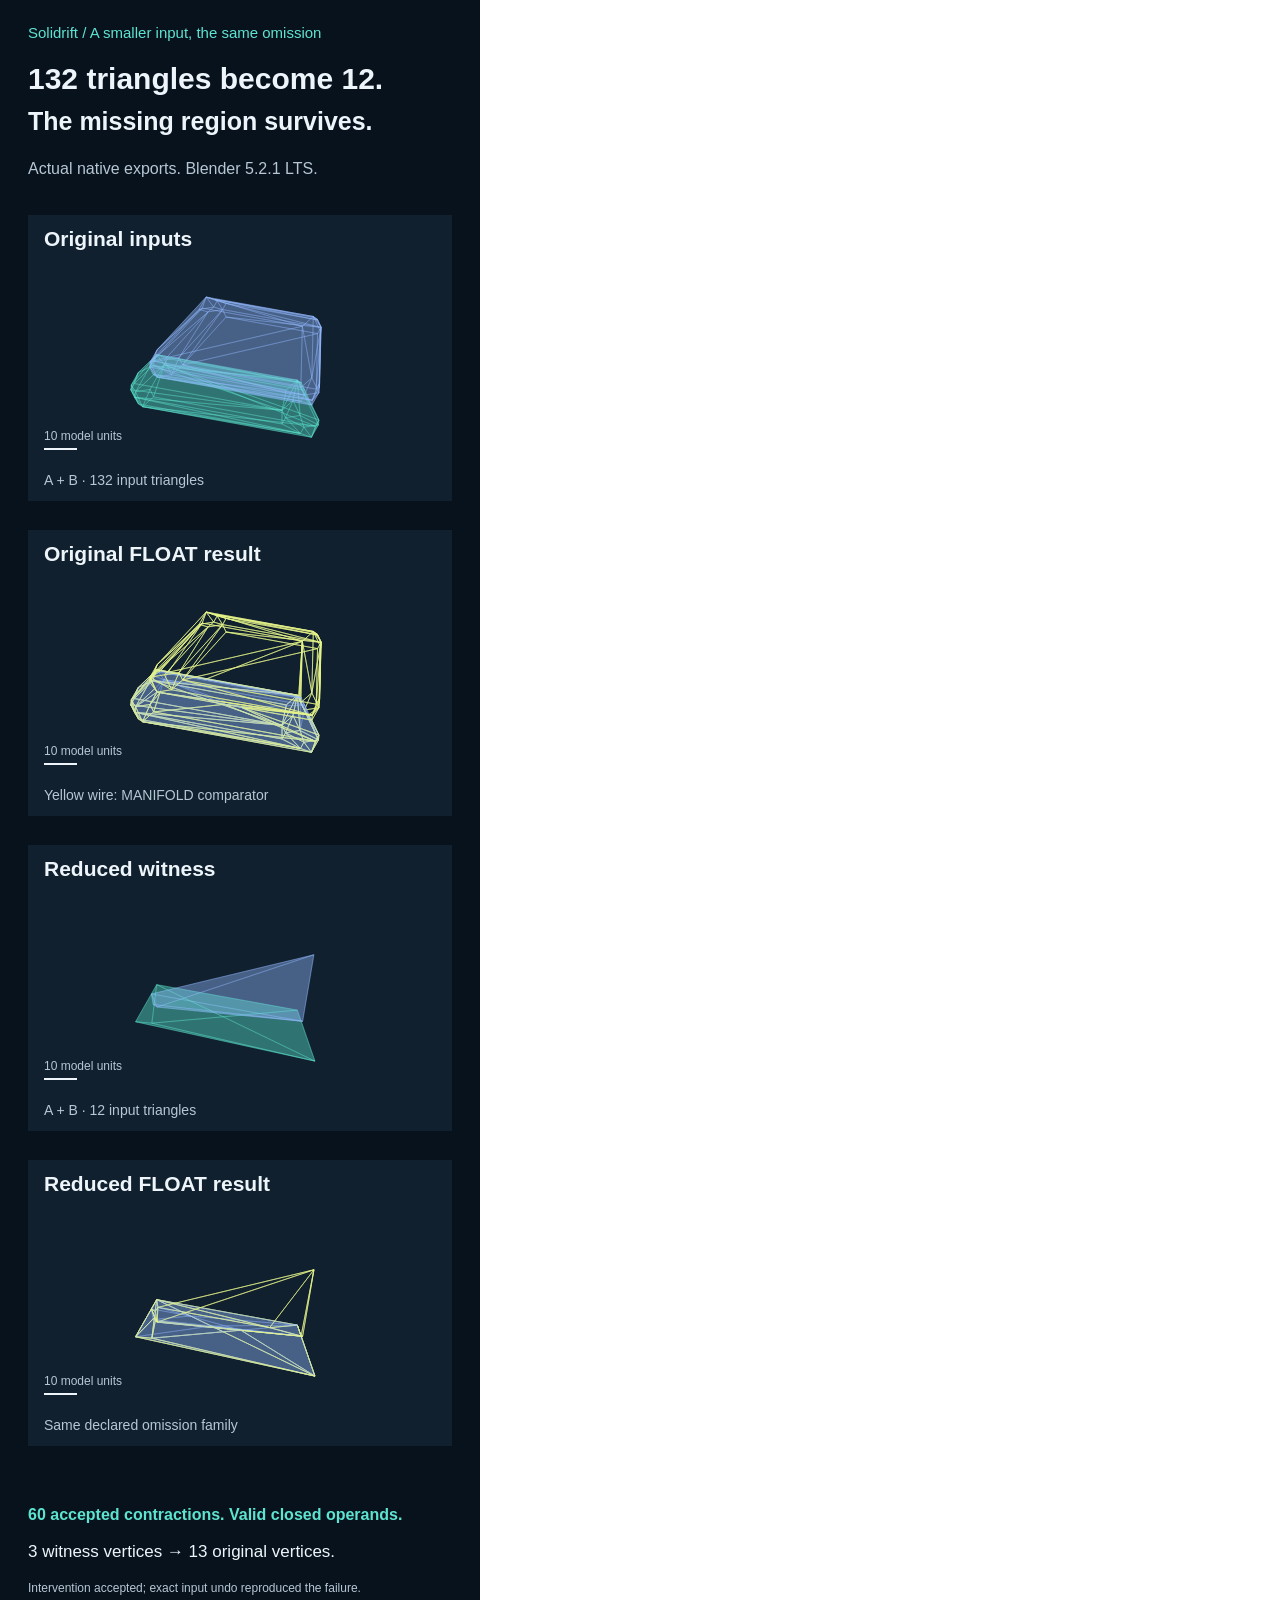
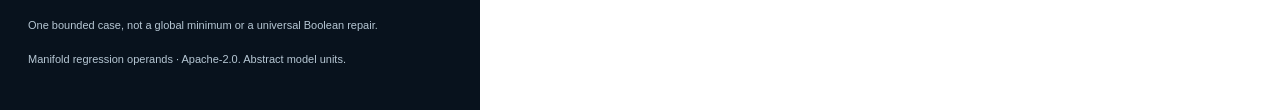
<file: docs/presentation/witness-mobile.html>
<!doctype html><html lang="en"><meta charset="utf-8"><meta name="viewport" content="width=device-width,initial-scale=1"><title>Solidrift native witness</title><style>body{margin:0}svg{display:block;min-width:480px}.diagram-container{overflow-x:auto}</style><div class="diagram-container"><svg xmlns="http://www.w3.org/2000/svg" width="480" height="1710" viewBox="0 0 480 1710" role="img" aria-labelledby="witness-mobile-title witness-mobile-desc" font-family="Arial"><title id="witness-mobile-title">Solidrift failure-preserving reduction on Blender 5.2.1</title><desc id="witness-mobile-desc">Original operands have 132 triangles. Two valid reduced operands have 12 triangles and retain the FLOAT missing-region failure. All four geometry panels use one orthographic camera basis and equal model-unit scale. Yellow wire is the separate MANIFOLD comparator, not an ideal-union proof.</desc><rect width="100%" height="100%" fill="#08121d"/>
<text x="28" y="38" font-size="15" fill="#5de4d0" font-weight="400">Solidrift / A smaller input, the same omission</text>
<text x="28" y="89" font-size="30" fill="#edf5fa" font-weight="700">132 triangles become 12.</text>
<text x="28" y="130" font-size="25" fill="#edf5fa" font-weight="700">The missing region survives.</text>
<text x="28" y="174" font-size="16" fill="#b6c7d4" font-weight="400">Actual native exports. Blender 5.2.1 LTS.</text>
<rect x="28" y="215" width="424" height="286" fill="#10202e"/>
<text x="44" y="246" font-size="21" fill="#edf5fa" font-weight="700">Original inputs</text>
<text x="44" y="485" font-size="14" fill="#b6c7d4" font-weight="400">A + B · 132 input triangles</text>
<polygon points="282.029725,423.973831 282.029725,410.322632 285.546389,417.785395" fill="#5de4d0" fill-opacity="0.24" stroke="#5de4d0" stroke-opacity="0.45" stroke-width="0.65"/>
<polygon points="285.546389,417.785395 282.029725,410.322632 293.015285,400.534145" fill="#5de4d0" fill-opacity="0.24" stroke="#5de4d0" stroke-opacity="0.45" stroke-width="0.65"/>
<polygon points="293.015285,400.534145 300.048613,415.459678 285.546389,417.785395" fill="#5de4d0" fill-opacity="0.24" stroke="#5de4d0" stroke-opacity="0.45" stroke-width="0.65"/>
<polygon points="285.546389,417.785395 300.048613,415.459678 303.937862,427.236243" fill="#5de4d0" fill-opacity="0.24" stroke="#5de4d0" stroke-opacity="0.45" stroke-width="0.65"/>
<polygon points="282.029725,423.973831 285.546389,417.785395 300.421199,433.424673" fill="#5de4d0" fill-opacity="0.24" stroke="#5de4d0" stroke-opacity="0.45" stroke-width="0.65"/>
<polygon points="293.015285,400.534145 282.029725,410.322632 297.340103,380.133921" fill="#5de4d0" fill-opacity="0.24" stroke="#5de4d0" stroke-opacity="0.45" stroke-width="0.65"/>
<polygon points="300.421199,433.424673 285.546389,417.785395 303.937862,427.236243" fill="#5de4d0" fill-opacity="0.24" stroke="#5de4d0" stroke-opacity="0.45" stroke-width="0.65"/>
<polygon points="297.340103,380.133921 300.048613,415.459678 293.015285,400.534145" fill="#5de4d0" fill-opacity="0.24" stroke="#5de4d0" stroke-opacity="0.45" stroke-width="0.65"/>
<polygon points="297.340103,380.133921 282.029725,410.322632 286.354544,389.922402" fill="#5de4d0" fill-opacity="0.24" stroke="#5de4d0" stroke-opacity="0.45" stroke-width="0.65"/>
<polygon points="303.937862,427.236243 300.048613,415.459678 318.440085,424.910526" fill="#5de4d0" fill-opacity="0.24" stroke="#5de4d0" stroke-opacity="0.45" stroke-width="0.65"/>
<polygon points="318.440085,424.910526 300.048613,415.459678 297.340103,380.133921" fill="#5de4d0" fill-opacity="0.24" stroke="#5de4d0" stroke-opacity="0.45" stroke-width="0.65"/>
<polygon points="300.421199,433.424673 303.937862,427.236243 311.406758,437.287392" fill="#5de4d0" fill-opacity="0.24" stroke="#5de4d0" stroke-opacity="0.45" stroke-width="0.65"/>
<polygon points="311.406758,437.287392 303.937862,427.236243 318.440085,424.910526" fill="#5de4d0" fill-opacity="0.24" stroke="#5de4d0" stroke-opacity="0.45" stroke-width="0.65"/>
<polygon points="311.842328,377.808203 304.373432,395.059454 300.856768,387.596684" fill="#93b9ff" fill-opacity="0.24" stroke="#93b9ff" stroke-opacity="0.45" stroke-width="0.65"/>
<polygon points="318.875655,392.733736 304.373432,395.059454 311.842328,377.808203" fill="#93b9ff" fill-opacity="0.24" stroke="#93b9ff" stroke-opacity="0.45" stroke-width="0.65"/>
<polygon points="297.340103,380.133921 318.875655,420.036142 318.440085,424.910526" fill="#5de4d0" fill-opacity="0.24" stroke="#5de4d0" stroke-opacity="0.45" stroke-width="0.65"/>
<polygon points="134.329852,397.212833 282.029725,410.322632 282.029725,423.973831" fill="#5de4d0" fill-opacity="0.24" stroke="#5de4d0" stroke-opacity="0.45" stroke-width="0.65"/>
<polygon points="300.856768,401.247884 304.373432,395.059454 311.842328,405.110603" fill="#93b9ff" fill-opacity="0.24" stroke="#93b9ff" stroke-opacity="0.45" stroke-width="0.65"/>
<polygon points="311.842328,405.110603 304.373432,395.059454 318.875655,392.733736" fill="#93b9ff" fill-opacity="0.24" stroke="#93b9ff" stroke-opacity="0.45" stroke-width="0.65"/>
<polygon points="318.440085,424.910526 318.875655,420.036142 311.406758,437.287392" fill="#5de4d0" fill-opacity="0.24" stroke="#5de4d0" stroke-opacity="0.45" stroke-width="0.65"/>
<polygon points="304.809000,390.185070 297.340103,380.133921 301.292337,382.722300" fill="#5de4d0" fill-opacity="0.24" stroke="#5de4d0" stroke-opacity="0.45" stroke-width="0.65"/>
<polygon points="304.809000,390.185070 318.875655,420.036142 297.340103,380.133921" fill="#5de4d0" fill-opacity="0.24" stroke="#5de4d0" stroke-opacity="0.45" stroke-width="0.65"/>
<polygon points="286.354544,389.922402 282.029725,410.322632 152.721325,365.710070" fill="#5de4d0" fill-opacity="0.24" stroke="#5de4d0" stroke-opacity="0.45" stroke-width="0.65"/>
<polygon points="282.029725,423.973831 300.421199,433.424673 134.329852,397.212833" fill="#5de4d0" fill-opacity="0.24" stroke="#5de4d0" stroke-opacity="0.45" stroke-width="0.65"/>
<polygon points="311.406758,437.287392 318.875655,420.036142 315.358991,426.224572" fill="#5de4d0" fill-opacity="0.24" stroke="#5de4d0" stroke-opacity="0.45" stroke-width="0.65"/>
<polygon points="302.330453,326.244518 311.842328,377.808203 300.856768,387.596684" fill="#93b9ff" fill-opacity="0.24" stroke="#93b9ff" stroke-opacity="0.45" stroke-width="0.65"/>
<polygon points="318.875655,392.733736 312.277898,400.236218 311.842328,405.110603" fill="#93b9ff" fill-opacity="0.24" stroke="#93b9ff" stroke-opacity="0.45" stroke-width="0.65"/>
<polygon points="311.842328,377.808203 320.349341,331.381564 318.875655,392.733736" fill="#93b9ff" fill-opacity="0.24" stroke="#93b9ff" stroke-opacity="0.45" stroke-width="0.65"/>
<polygon points="319.311225,387.859352 312.277898,400.236218 318.875655,392.733736" fill="#93b9ff" fill-opacity="0.24" stroke="#93b9ff" stroke-opacity="0.45" stroke-width="0.65"/>
<polygon points="286.354544,389.922402 152.721325,365.710070 297.340103,380.133921" fill="#5de4d0" fill-opacity="0.24" stroke="#5de4d0" stroke-opacity="0.45" stroke-width="0.65"/>
<polygon points="320.349341,331.381564 319.311225,387.859352 318.875655,392.733736" fill="#93b9ff" fill-opacity="0.24" stroke="#93b9ff" stroke-opacity="0.45" stroke-width="0.65"/>
<polygon points="300.856768,387.596684 304.373432,395.059454 153.156894,360.835686" fill="#93b9ff" fill-opacity="0.24" stroke="#93b9ff" stroke-opacity="0.45" stroke-width="0.65"/>
<polygon points="313.316014,316.456025 311.842328,377.808203 302.330453,326.244518" fill="#93b9ff" fill-opacity="0.24" stroke="#93b9ff" stroke-opacity="0.45" stroke-width="0.65"/>
<polygon points="319.746794,382.984968 312.277898,400.236218 319.311225,387.859352" fill="#93b9ff" fill-opacity="0.24" stroke="#93b9ff" stroke-opacity="0.45" stroke-width="0.65"/>
<polygon points="153.156894,374.486885 304.373432,395.059454 300.856768,401.247884" fill="#93b9ff" fill-opacity="0.24" stroke="#93b9ff" stroke-opacity="0.45" stroke-width="0.65"/>
<polygon points="297.340103,380.133921 156.673557,354.647256 301.292337,382.722300" fill="#5de4d0" fill-opacity="0.24" stroke="#5de4d0" stroke-opacity="0.45" stroke-width="0.65"/>
<polygon points="313.316014,316.456025 320.349341,331.381564 311.842328,377.808203" fill="#93b9ff" fill-opacity="0.24" stroke="#93b9ff" stroke-opacity="0.45" stroke-width="0.65"/>
<polygon points="134.329852,383.561633 282.029725,410.322632 130.813188,389.750063" fill="#5de4d0" fill-opacity="0.24" stroke="#5de4d0" stroke-opacity="0.45" stroke-width="0.65"/>
<polygon points="130.813188,389.750063 282.029725,410.322632 134.329852,397.212833" fill="#5de4d0" fill-opacity="0.24" stroke="#5de4d0" stroke-opacity="0.45" stroke-width="0.65"/>
<polygon points="152.721325,365.710070 282.029725,410.322632 134.329852,383.561633" fill="#5de4d0" fill-opacity="0.24" stroke="#5de4d0" stroke-opacity="0.45" stroke-width="0.65"/>
<polygon points="311.406758,437.287392 142.606903,406.703394 300.421199,433.424673" fill="#5de4d0" fill-opacity="0.24" stroke="#5de4d0" stroke-opacity="0.45" stroke-width="0.65"/>
<polygon points="316.230130,389.173399 312.277898,400.236218 319.746794,382.984968" fill="#93b9ff" fill-opacity="0.24" stroke="#93b9ff" stroke-opacity="0.45" stroke-width="0.65"/>
<polygon points="153.156894,360.835686 302.330453,326.244518 300.856768,387.596684" fill="#93b9ff" fill-opacity="0.24" stroke="#93b9ff" stroke-opacity="0.45" stroke-width="0.65"/>
<polygon points="157.109127,377.075271 300.856768,401.247884 311.842328,405.110603" fill="#93b9ff" fill-opacity="0.24" stroke="#93b9ff" stroke-opacity="0.45" stroke-width="0.65"/>
<polygon points="320.349341,331.381564 320.617935,332.282588 319.311225,387.859352" fill="#93b9ff" fill-opacity="0.24" stroke="#93b9ff" stroke-opacity="0.45" stroke-width="0.65"/>
<polygon points="301.292337,382.722300 164.142454,364.698405 304.809000,390.185070" fill="#5de4d0" fill-opacity="0.24" stroke="#5de4d0" stroke-opacity="0.45" stroke-width="0.65"/>
<polygon points="304.809000,390.185070 164.142454,364.698405 318.875655,420.036142" fill="#5de4d0" fill-opacity="0.24" stroke="#5de4d0" stroke-opacity="0.45" stroke-width="0.65"/>
<polygon points="318.875655,420.036142 164.142454,364.698405 315.358991,426.224572" fill="#5de4d0" fill-opacity="0.24" stroke="#5de4d0" stroke-opacity="0.45" stroke-width="0.65"/>
<polygon points="319.311225,387.859352 321.053503,327.408205 319.746794,382.984968" fill="#93b9ff" fill-opacity="0.24" stroke="#93b9ff" stroke-opacity="0.45" stroke-width="0.65"/>
<polygon points="315.358991,426.224572 142.606903,406.703394 311.406758,437.287392" fill="#5de4d0" fill-opacity="0.24" stroke="#5de4d0" stroke-opacity="0.45" stroke-width="0.65"/>
<polygon points="297.340103,380.133921 152.721325,365.710070 156.673557,354.647256" fill="#5de4d0" fill-opacity="0.24" stroke="#5de4d0" stroke-opacity="0.45" stroke-width="0.65"/>
<polygon points="311.842328,405.110603 312.277898,400.236218 157.109127,377.075271" fill="#93b9ff" fill-opacity="0.24" stroke="#93b9ff" stroke-opacity="0.45" stroke-width="0.65"/>
<polygon points="134.329852,397.212833 300.421199,433.424673 138.654671,404.115008" fill="#5de4d0" fill-opacity="0.24" stroke="#5de4d0" stroke-opacity="0.45" stroke-width="0.65"/>
<polygon points="319.311225,387.859352 320.617935,332.282588 321.053503,327.408205" fill="#93b9ff" fill-opacity="0.24" stroke="#93b9ff" stroke-opacity="0.45" stroke-width="0.65"/>
<polygon points="319.746794,382.984968 321.053503,327.408205 316.230130,389.173399" fill="#93b9ff" fill-opacity="0.24" stroke="#93b9ff" stroke-opacity="0.45" stroke-width="0.65"/>
<polygon points="313.316014,316.456025 320.784908,326.507181 320.349341,331.381564" fill="#93b9ff" fill-opacity="0.24" stroke="#93b9ff" stroke-opacity="0.45" stroke-width="0.65"/>
<polygon points="313.584608,317.357049 317.268245,319.044417 313.316014,316.456025" fill="#93b9ff" fill-opacity="0.24" stroke="#93b9ff" stroke-opacity="0.45" stroke-width="0.65"/>
<polygon points="320.349341,331.381564 320.784908,326.507181 320.617935,332.282588" fill="#93b9ff" fill-opacity="0.24" stroke="#93b9ff" stroke-opacity="0.45" stroke-width="0.65"/>
<polygon points="317.268245,319.044417 320.784908,326.507181 313.316014,316.456025" fill="#93b9ff" fill-opacity="0.24" stroke="#93b9ff" stroke-opacity="0.45" stroke-width="0.65"/>
<polygon points="153.156894,360.835686 304.373432,395.059454 149.640231,367.024122" fill="#93b9ff" fill-opacity="0.24" stroke="#93b9ff" stroke-opacity="0.45" stroke-width="0.65"/>
<polygon points="149.640231,367.024122 304.373432,395.059454 153.156894,374.486885" fill="#93b9ff" fill-opacity="0.24" stroke="#93b9ff" stroke-opacity="0.45" stroke-width="0.65"/>
<polygon points="301.292337,382.722300 156.673557,354.647256 167.659118,358.509968" fill="#5de4d0" fill-opacity="0.24" stroke="#5de4d0" stroke-opacity="0.45" stroke-width="0.65"/>
<polygon points="317.536839,319.945441 317.268245,319.044417 313.584608,317.357049" fill="#93b9ff" fill-opacity="0.24" stroke="#93b9ff" stroke-opacity="0.45" stroke-width="0.65"/>
<polygon points="320.617935,332.282588 320.784908,326.507181 321.053503,327.408205" fill="#93b9ff" fill-opacity="0.24" stroke="#93b9ff" stroke-opacity="0.45" stroke-width="0.65"/>
<polygon points="316.230130,389.173399 321.053503,327.408205 317.536839,333.596635" fill="#93b9ff" fill-opacity="0.24" stroke="#93b9ff" stroke-opacity="0.45" stroke-width="0.65"/>
<polygon points="302.330453,326.244518 206.175266,297.043731 313.316014,316.456025" fill="#93b9ff" fill-opacity="0.24" stroke="#93b9ff" stroke-opacity="0.45" stroke-width="0.65"/>
<polygon points="300.421199,433.424673 142.606903,406.703394 138.654671,404.115008" fill="#5de4d0" fill-opacity="0.24" stroke="#5de4d0" stroke-opacity="0.45" stroke-width="0.65"/>
<polygon points="182.596911,364.961067 312.277898,400.236218 316.230130,389.173399" fill="#93b9ff" fill-opacity="0.24" stroke="#93b9ff" stroke-opacity="0.45" stroke-width="0.65"/>
<polygon points="317.536839,319.945441 320.784908,326.507181 317.268245,319.044417" fill="#93b9ff" fill-opacity="0.24" stroke="#93b9ff" stroke-opacity="0.45" stroke-width="0.65"/>
<polygon points="134.329852,383.561633 130.813188,389.750063 138.282084,372.498813" fill="#5de4d0" fill-opacity="0.24" stroke="#5de4d0" stroke-opacity="0.45" stroke-width="0.65"/>
<polygon points="153.156894,374.486885 300.856768,401.247884 157.109127,377.075271" fill="#93b9ff" fill-opacity="0.24" stroke="#93b9ff" stroke-opacity="0.45" stroke-width="0.65"/>
<polygon points="134.329852,383.561633 138.282084,372.498813 152.721325,365.710070" fill="#5de4d0" fill-opacity="0.24" stroke="#5de4d0" stroke-opacity="0.45" stroke-width="0.65"/>
<polygon points="167.659118,358.509968 164.142454,364.698405 301.292337,382.722300" fill="#5de4d0" fill-opacity="0.24" stroke="#5de4d0" stroke-opacity="0.45" stroke-width="0.65"/>
<polygon points="321.053503,327.408205 320.784908,326.507181 317.536839,319.945441" fill="#93b9ff" fill-opacity="0.24" stroke="#93b9ff" stroke-opacity="0.45" stroke-width="0.65"/>
<polygon points="130.813188,389.750063 131.248757,384.875680 138.282084,372.498813" fill="#5de4d0" fill-opacity="0.24" stroke="#5de4d0" stroke-opacity="0.45" stroke-width="0.65"/>
<polygon points="313.316014,316.456025 215.118026,299.516383 313.584608,317.357049" fill="#93b9ff" fill-opacity="0.24" stroke="#93b9ff" stroke-opacity="0.45" stroke-width="0.65"/>
<polygon points="138.654671,404.115008 130.813188,389.750063 134.329852,397.212833" fill="#5de4d0" fill-opacity="0.24" stroke="#5de4d0" stroke-opacity="0.45" stroke-width="0.65"/>
<polygon points="202.223033,308.106557 302.330453,326.244518 153.156894,360.835686" fill="#93b9ff" fill-opacity="0.24" stroke="#93b9ff" stroke-opacity="0.45" stroke-width="0.65"/>
<polygon points="152.721325,365.710070 138.282084,372.498813 156.673557,354.647256" fill="#5de4d0" fill-opacity="0.24" stroke="#5de4d0" stroke-opacity="0.45" stroke-width="0.65"/>
<polygon points="315.358991,426.224572 164.142454,364.698405 153.592463,396.914907" fill="#5de4d0" fill-opacity="0.24" stroke="#5de4d0" stroke-opacity="0.45" stroke-width="0.65"/>
<polygon points="138.282084,372.498813 131.248757,384.875680 156.673557,354.647256" fill="#5de4d0" fill-opacity="0.24" stroke="#5de4d0" stroke-opacity="0.45" stroke-width="0.65"/>
<polygon points="135.138007,396.652245 131.248757,384.875680 130.813188,389.750063" fill="#5de4d0" fill-opacity="0.24" stroke="#5de4d0" stroke-opacity="0.45" stroke-width="0.65"/>
<polygon points="153.592463,396.914907 142.606903,406.703394 315.358991,426.224572" fill="#5de4d0" fill-opacity="0.24" stroke="#5de4d0" stroke-opacity="0.45" stroke-width="0.65"/>
<polygon points="316.230130,389.173399 317.536839,333.596635 182.596911,364.961067" fill="#93b9ff" fill-opacity="0.24" stroke="#93b9ff" stroke-opacity="0.45" stroke-width="0.65"/>
<polygon points="215.118026,299.516383 317.536839,319.945441 313.584608,317.357049" fill="#93b9ff" fill-opacity="0.24" stroke="#93b9ff" stroke-opacity="0.45" stroke-width="0.65"/>
<polygon points="202.223033,308.106557 206.175266,297.043731 302.330453,326.244518" fill="#93b9ff" fill-opacity="0.24" stroke="#93b9ff" stroke-opacity="0.45" stroke-width="0.65"/>
<polygon points="135.138007,396.652245 130.813188,389.750063 138.654671,404.115008" fill="#5de4d0" fill-opacity="0.24" stroke="#5de4d0" stroke-opacity="0.45" stroke-width="0.65"/>
<polygon points="157.109127,377.075271 312.277898,400.236218 171.611352,374.749553" fill="#93b9ff" fill-opacity="0.24" stroke="#93b9ff" stroke-opacity="0.45" stroke-width="0.65"/>
<polygon points="171.611352,374.749553 312.277898,400.236218 182.596911,364.961067" fill="#93b9ff" fill-opacity="0.24" stroke="#93b9ff" stroke-opacity="0.45" stroke-width="0.65"/>
<polygon points="156.673557,354.647256 131.248757,384.875680 135.573575,391.777861" fill="#5de4d0" fill-opacity="0.24" stroke="#5de4d0" stroke-opacity="0.45" stroke-width="0.65"/>
<polygon points="206.175266,297.043731 215.118026,299.516383 313.316014,316.456025" fill="#93b9ff" fill-opacity="0.24" stroke="#93b9ff" stroke-opacity="0.45" stroke-width="0.65"/>
<polygon points="226.103584,303.379109 321.053503,327.408205 317.536839,319.945441" fill="#93b9ff" fill-opacity="0.24" stroke="#93b9ff" stroke-opacity="0.45" stroke-width="0.65"/>
<polygon points="156.673557,354.647256 164.142454,364.698405 167.659118,358.509968" fill="#5de4d0" fill-opacity="0.24" stroke="#5de4d0" stroke-opacity="0.45" stroke-width="0.65"/>
<polygon points="153.156894,360.835686 149.640231,367.024122 157.109127,349.772871" fill="#93b9ff" fill-opacity="0.24" stroke="#93b9ff" stroke-opacity="0.45" stroke-width="0.65"/>
<polygon points="135.573575,391.777861 131.248757,384.875680 135.138007,396.652245" fill="#5de4d0" fill-opacity="0.24" stroke="#5de4d0" stroke-opacity="0.45" stroke-width="0.65"/>
<polygon points="153.156894,360.835686 157.109127,349.772871 202.223033,308.106557" fill="#93b9ff" fill-opacity="0.24" stroke="#93b9ff" stroke-opacity="0.45" stroke-width="0.65"/>
<polygon points="317.536839,333.596635 321.053503,327.408205 226.103584,317.030302" fill="#93b9ff" fill-opacity="0.24" stroke="#93b9ff" stroke-opacity="0.45" stroke-width="0.65"/>
<polygon points="135.573575,391.777861 164.142454,364.698405 156.673557,354.647256" fill="#5de4d0" fill-opacity="0.24" stroke="#5de4d0" stroke-opacity="0.45" stroke-width="0.65"/>
<polygon points="149.640231,367.024122 153.156894,374.486885 157.109127,377.075271" fill="#93b9ff" fill-opacity="0.24" stroke="#93b9ff" stroke-opacity="0.45" stroke-width="0.65"/>
<polygon points="142.606903,406.703394 135.138007,396.652245 138.654671,404.115008" fill="#5de4d0" fill-opacity="0.24" stroke="#5de4d0" stroke-opacity="0.45" stroke-width="0.65"/>
<polygon points="157.109127,349.772871 149.640231,367.024122 150.075800,362.149738" fill="#93b9ff" fill-opacity="0.24" stroke="#93b9ff" stroke-opacity="0.45" stroke-width="0.65"/>
<polygon points="150.075800,362.149738 149.640231,367.024122 157.109127,377.075271" fill="#93b9ff" fill-opacity="0.24" stroke="#93b9ff" stroke-opacity="0.45" stroke-width="0.65"/>
<polygon points="202.223033,308.106557 157.109127,349.772871 206.175266,297.043731" fill="#93b9ff" fill-opacity="0.24" stroke="#93b9ff" stroke-opacity="0.45" stroke-width="0.65"/>
<polygon points="135.573575,391.777861 135.138007,396.652245 142.606903,406.703394" fill="#5de4d0" fill-opacity="0.24" stroke="#5de4d0" stroke-opacity="0.45" stroke-width="0.65"/>
<polygon points="226.103584,303.379109 317.536839,319.945441 215.118026,299.516383" fill="#93b9ff" fill-opacity="0.24" stroke="#93b9ff" stroke-opacity="0.45" stroke-width="0.65"/>
<polygon points="150.075800,389.452144 164.142454,364.698405 135.573575,391.777861" fill="#5de4d0" fill-opacity="0.24" stroke="#5de4d0" stroke-opacity="0.45" stroke-width="0.65"/>
<polygon points="199.141939,309.420603 157.109127,349.772871 150.075800,362.149738" fill="#93b9ff" fill-opacity="0.24" stroke="#93b9ff" stroke-opacity="0.45" stroke-width="0.65"/>
<polygon points="206.175266,297.043731 157.109127,349.772871 199.141939,309.420603" fill="#93b9ff" fill-opacity="0.24" stroke="#93b9ff" stroke-opacity="0.45" stroke-width="0.65"/>
<polygon points="157.109127,377.075271 171.611352,374.749553 150.075800,362.149738" fill="#93b9ff" fill-opacity="0.24" stroke="#93b9ff" stroke-opacity="0.45" stroke-width="0.65"/>
<polygon points="153.592463,396.914907 164.142454,364.698405 150.075800,389.452144" fill="#5de4d0" fill-opacity="0.24" stroke="#5de4d0" stroke-opacity="0.45" stroke-width="0.65"/>
<polygon points="135.573575,391.777861 142.606903,406.703394 150.075800,389.452144" fill="#5de4d0" fill-opacity="0.24" stroke="#5de4d0" stroke-opacity="0.45" stroke-width="0.65"/>
<polygon points="182.596911,364.961067 317.536839,333.596635 226.103584,317.030302" fill="#93b9ff" fill-opacity="0.24" stroke="#93b9ff" stroke-opacity="0.45" stroke-width="0.65"/>
<polygon points="222.586920,309.567539 321.053503,327.408205 226.103584,303.379109" fill="#93b9ff" fill-opacity="0.24" stroke="#93b9ff" stroke-opacity="0.45" stroke-width="0.65"/>
<polygon points="150.075800,362.149738 171.611352,374.749553 164.578025,359.824020" fill="#93b9ff" fill-opacity="0.24" stroke="#93b9ff" stroke-opacity="0.45" stroke-width="0.65"/>
<polygon points="226.103584,317.030302 321.053503,327.408205 222.586920,309.567539" fill="#93b9ff" fill-opacity="0.24" stroke="#93b9ff" stroke-opacity="0.45" stroke-width="0.65"/>
<polygon points="150.075800,389.452144 142.606903,406.703394 153.592463,396.914907" fill="#5de4d0" fill-opacity="0.24" stroke="#5de4d0" stroke-opacity="0.45" stroke-width="0.65"/>
<polygon points="150.075800,362.149738 164.578025,359.824020 208.084698,311.893256" fill="#93b9ff" fill-opacity="0.24" stroke="#93b9ff" stroke-opacity="0.45" stroke-width="0.65"/>
<polygon points="217.160825,300.906456 215.118026,299.516383 206.175266,297.043731" fill="#93b9ff" fill-opacity="0.24" stroke="#93b9ff" stroke-opacity="0.45" stroke-width="0.65"/>
<polygon points="150.075800,362.149738 208.084698,311.893256 199.141939,309.420603" fill="#93b9ff" fill-opacity="0.24" stroke="#93b9ff" stroke-opacity="0.45" stroke-width="0.65"/>
<polygon points="164.578025,359.824020 171.611352,374.749553 179.080248,357.498303" fill="#93b9ff" fill-opacity="0.24" stroke="#93b9ff" stroke-opacity="0.45" stroke-width="0.65"/>
<polygon points="199.141939,309.420603 213.644161,307.094886 206.175266,297.043731" fill="#93b9ff" fill-opacity="0.24" stroke="#93b9ff" stroke-opacity="0.45" stroke-width="0.65"/>
<polygon points="213.644161,307.094886 217.160825,300.906456 206.175266,297.043731" fill="#93b9ff" fill-opacity="0.24" stroke="#93b9ff" stroke-opacity="0.45" stroke-width="0.65"/>
<polygon points="179.080248,357.498303 171.611352,374.749553 182.596911,364.961067" fill="#93b9ff" fill-opacity="0.24" stroke="#93b9ff" stroke-opacity="0.45" stroke-width="0.65"/>
<polygon points="208.084698,311.893256 164.578025,359.824020 179.080248,357.498303" fill="#93b9ff" fill-opacity="0.24" stroke="#93b9ff" stroke-opacity="0.45" stroke-width="0.65"/>
<polygon points="226.103584,303.379109 215.118026,299.516383 217.160825,300.906456" fill="#93b9ff" fill-opacity="0.24" stroke="#93b9ff" stroke-opacity="0.45" stroke-width="0.65"/>
<polygon points="199.141939,309.420603 208.084698,311.893256 213.644161,307.094886" fill="#93b9ff" fill-opacity="0.24" stroke="#93b9ff" stroke-opacity="0.45" stroke-width="0.65"/>
<polygon points="182.596911,364.961067 222.586920,309.567539 179.080248,357.498303" fill="#93b9ff" fill-opacity="0.24" stroke="#93b9ff" stroke-opacity="0.45" stroke-width="0.65"/>
<polygon points="222.586920,309.567539 208.084698,311.893256 179.080248,357.498303" fill="#93b9ff" fill-opacity="0.24" stroke="#93b9ff" stroke-opacity="0.45" stroke-width="0.65"/>
<polygon points="222.586920,309.567539 217.160825,300.906456 213.644161,307.094886" fill="#93b9ff" fill-opacity="0.24" stroke="#93b9ff" stroke-opacity="0.45" stroke-width="0.65"/>
<polygon points="226.103584,303.379109 217.160825,300.906456 222.586920,309.567539" fill="#93b9ff" fill-opacity="0.24" stroke="#93b9ff" stroke-opacity="0.45" stroke-width="0.65"/>
<polygon points="213.644161,307.094886 208.084698,311.893256 222.586920,309.567539" fill="#93b9ff" fill-opacity="0.24" stroke="#93b9ff" stroke-opacity="0.45" stroke-width="0.65"/>
<polygon points="226.103584,317.030302 222.586920,309.567539 182.596911,364.961067" fill="#93b9ff" fill-opacity="0.24" stroke="#93b9ff" stroke-opacity="0.45" stroke-width="0.65"/>
<path d="M44 449h33.0" fill="none" stroke="#edf5fa" stroke-width="2"/>
<text x="44" y="440" font-size="12" fill="#b6c7d4" font-weight="400">10 model units</text>
<rect x="28" y="530" width="424" height="286" fill="#10202e"/>
<text x="44" y="561" font-size="21" fill="#edf5fa" font-weight="700">Original FLOAT result</text>
<text x="44" y="800" font-size="14" fill="#b6c7d4" font-weight="400">Yellow wire: MANIFOLD comparator</text>
<polygon points="282.029725,738.973831 282.029725,725.322632 285.546389,732.785395" fill="#93b9ff" fill-opacity="0.24" stroke="#93b9ff" stroke-opacity="0.45" stroke-width="0.65"/>
<polygon points="282.029725,738.973831 282.029725,725.322632 285.546389,732.785395" fill="none" fill-opacity="0" stroke="#e6f58a" stroke-opacity="0.8" stroke-width="0.8"/>
<polygon points="285.546389,732.785395 282.029725,725.322632 293.015285,715.534145" fill="#93b9ff" fill-opacity="0.24" stroke="#93b9ff" stroke-opacity="0.45" stroke-width="0.65"/>
<polygon points="285.546389,732.785395 282.029725,725.322632 293.015285,715.534145" fill="none" fill-opacity="0" stroke="#e6f58a" stroke-opacity="0.8" stroke-width="0.8"/>
<polygon points="293.015285,715.534145 300.048613,730.459678 285.546389,732.785395" fill="#93b9ff" fill-opacity="0.24" stroke="#93b9ff" stroke-opacity="0.45" stroke-width="0.65"/>
<polygon points="285.546389,732.785395 293.015285,715.534145 300.048613,730.459678" fill="none" fill-opacity="0" stroke="#e6f58a" stroke-opacity="0.8" stroke-width="0.8"/>
<polygon points="285.546389,732.785395 300.048613,730.459678 303.937862,742.236243" fill="#93b9ff" fill-opacity="0.24" stroke="#93b9ff" stroke-opacity="0.45" stroke-width="0.65"/>
<polygon points="303.937862,742.236243 285.546389,732.785395 300.048613,730.459678" fill="none" fill-opacity="0" stroke="#e6f58a" stroke-opacity="0.8" stroke-width="0.8"/>
<polygon points="282.029725,738.973831 285.546389,732.785395 300.421199,748.424673" fill="#93b9ff" fill-opacity="0.24" stroke="#93b9ff" stroke-opacity="0.45" stroke-width="0.65"/>
<polygon points="300.421199,748.424673 282.029725,738.973831 285.546389,732.785395" fill="none" fill-opacity="0" stroke="#e6f58a" stroke-opacity="0.8" stroke-width="0.8"/>
<polygon points="293.015285,715.534145 282.029725,725.322632 297.340103,695.133921" fill="#93b9ff" fill-opacity="0.24" stroke="#93b9ff" stroke-opacity="0.45" stroke-width="0.65"/>
<polygon points="282.029725,725.322632 297.340103,695.133921 293.015285,715.534145" fill="none" fill-opacity="0" stroke="#e6f58a" stroke-opacity="0.8" stroke-width="0.8"/>
<polygon points="300.421199,748.424673 285.546389,732.785395 303.937862,742.236243" fill="#93b9ff" fill-opacity="0.24" stroke="#93b9ff" stroke-opacity="0.45" stroke-width="0.65"/>
<polygon points="300.421199,748.424673 285.546389,732.785395 303.937862,742.236243" fill="none" fill-opacity="0" stroke="#e6f58a" stroke-opacity="0.8" stroke-width="0.8"/>
<polygon points="297.340103,695.133921 300.048613,730.459678 293.015285,715.534145" fill="#93b9ff" fill-opacity="0.24" stroke="#93b9ff" stroke-opacity="0.45" stroke-width="0.65"/>
<polygon points="300.048613,730.459678 293.015285,715.534145 297.340103,695.133921" fill="none" fill-opacity="0" stroke="#e6f58a" stroke-opacity="0.8" stroke-width="0.8"/>
<polygon points="297.340103,695.133921 282.029725,725.322632 286.354544,704.922402" fill="#93b9ff" fill-opacity="0.24" stroke="#93b9ff" stroke-opacity="0.45" stroke-width="0.65"/>
<polygon points="282.029725,725.322632 286.354544,704.922402 297.340103,695.133921" fill="none" fill-opacity="0" stroke="#e6f58a" stroke-opacity="0.8" stroke-width="0.8"/>
<polygon points="303.937862,742.236243 300.048613,730.459678 318.440085,739.910526" fill="#93b9ff" fill-opacity="0.24" stroke="#93b9ff" stroke-opacity="0.45" stroke-width="0.65"/>
<polygon points="303.937862,742.236243 300.048613,730.459678 318.440085,739.910526" fill="none" fill-opacity="0" stroke="#e6f58a" stroke-opacity="0.8" stroke-width="0.8"/>
<polygon points="300.048613,730.459678 297.340103,695.133921 300.856768,702.596684" fill="#93b9ff" fill-opacity="0.24" stroke="#93b9ff" stroke-opacity="0.45" stroke-width="0.65"/>
<polygon points="300.048613,730.459678 300.856768,702.596684 304.373432,710.059454" fill="#93b9ff" fill-opacity="0.24" stroke="#93b9ff" stroke-opacity="0.45" stroke-width="0.65"/>
<polygon points="318.440085,739.910526 300.048613,730.459678 297.340103,695.133921" fill="none" fill-opacity="0" stroke="#e6f58a" stroke-opacity="0.8" stroke-width="0.8"/>
<polygon points="304.373432,710.059454 318.440085,739.910526 300.048613,730.459678" fill="#93b9ff" fill-opacity="0.24" stroke="#93b9ff" stroke-opacity="0.45" stroke-width="0.65"/>
<polygon points="300.421199,748.424673 303.937862,742.236243 311.406758,752.287392" fill="#93b9ff" fill-opacity="0.24" stroke="#93b9ff" stroke-opacity="0.45" stroke-width="0.65"/>
<polygon points="300.421199,748.424673 303.937862,742.236243 311.406758,752.287392" fill="none" fill-opacity="0" stroke="#e6f58a" stroke-opacity="0.8" stroke-width="0.8"/>
<polygon points="297.340103,695.133921 300.856768,702.596684 304.373432,710.059454" fill="none" fill-opacity="0" stroke="#e6f58a" stroke-opacity="0.8" stroke-width="0.8"/>
<polygon points="304.373432,710.059454 318.440085,739.910526 297.340103,695.133921" fill="none" fill-opacity="0" stroke="#e6f58a" stroke-opacity="0.8" stroke-width="0.8"/>
<polygon points="311.406758,752.287392 303.937862,742.236243 318.440085,739.910526" fill="#93b9ff" fill-opacity="0.24" stroke="#93b9ff" stroke-opacity="0.45" stroke-width="0.65"/>
<polygon points="303.937862,742.236243 318.440085,739.910526 311.406758,752.287392" fill="none" fill-opacity="0" stroke="#e6f58a" stroke-opacity="0.8" stroke-width="0.8"/>
<polygon points="297.340103,695.133921 300.051516,700.157769 300.856768,702.596684" fill="none" fill-opacity="0" stroke="#e6f58a" stroke-opacity="0.8" stroke-width="0.8"/>
<polygon points="300.856768,702.596684 297.340103,695.133921 300.051511,700.157768" fill="#93b9ff" fill-opacity="0.24" stroke="#93b9ff" stroke-opacity="0.45" stroke-width="0.65"/>
<polygon points="300.051511,700.157768 304.373432,710.059454 300.856768,702.596684" fill="#93b9ff" fill-opacity="0.24" stroke="#93b9ff" stroke-opacity="0.45" stroke-width="0.65"/>
<polygon points="297.340103,695.133921 299.234530,697.683312 300.051516,700.157769" fill="none" fill-opacity="0" stroke="#e6f58a" stroke-opacity="0.8" stroke-width="0.8"/>
<polygon points="299.234530,697.683311 300.051511,700.157768 297.340103,695.133921" fill="#93b9ff" fill-opacity="0.24" stroke="#93b9ff" stroke-opacity="0.45" stroke-width="0.65"/>
<polygon points="304.373432,710.059454 300.856768,702.596684 311.842328,692.808203" fill="none" fill-opacity="0" stroke="#e6f58a" stroke-opacity="0.8" stroke-width="0.8"/>
<polygon points="304.373432,710.059454 308.107879,715.085026 318.440085,739.910526" fill="none" fill-opacity="0" stroke="#e6f58a" stroke-opacity="0.8" stroke-width="0.8"/>
<polygon points="308.107879,715.085026 318.440085,739.910526 304.373432,710.059454" fill="#93b9ff" fill-opacity="0.24" stroke="#93b9ff" stroke-opacity="0.45" stroke-width="0.65"/>
<polygon points="297.340103,695.133921 298.683231,696.013558 299.234530,697.683312" fill="none" fill-opacity="0" stroke="#e6f58a" stroke-opacity="0.8" stroke-width="0.8"/>
<polygon points="298.683227,696.013557 299.234530,697.683311 297.340103,695.133921" fill="#93b9ff" fill-opacity="0.24" stroke="#93b9ff" stroke-opacity="0.45" stroke-width="0.65"/>
<polygon points="300.051511,700.157768 308.107879,715.085026 304.373432,710.059454" fill="#93b9ff" fill-opacity="0.24" stroke="#93b9ff" stroke-opacity="0.45" stroke-width="0.65"/>
<polygon points="304.373432,710.059454 311.842328,692.808203 318.875655,707.733736" fill="none" fill-opacity="0" stroke="#e6f58a" stroke-opacity="0.8" stroke-width="0.8"/>
<polygon points="318.875655,707.733736 308.107879,715.085026 304.373432,710.059454" fill="none" fill-opacity="0" stroke="#e6f58a" stroke-opacity="0.8" stroke-width="0.8"/>
<polygon points="134.329852,712.212833 282.029725,725.322632 282.029725,738.973831" fill="#93b9ff" fill-opacity="0.24" stroke="#93b9ff" stroke-opacity="0.45" stroke-width="0.65"/>
<polygon points="134.329852,712.212833 282.029725,725.322632 282.029725,738.973831" fill="none" fill-opacity="0" stroke="#e6f58a" stroke-opacity="0.8" stroke-width="0.8"/>
<polygon points="299.234530,697.683311 304.809000,705.185070 300.051511,700.157768" fill="#93b9ff" fill-opacity="0.24" stroke="#93b9ff" stroke-opacity="0.45" stroke-width="0.65"/>
<polygon points="308.107879,715.085026 318.875655,735.036142 318.440085,739.910526" fill="none" fill-opacity="0" stroke="#e6f58a" stroke-opacity="0.8" stroke-width="0.8"/>
<polygon points="308.107879,715.085026 318.875655,735.036142 318.440085,739.910526" fill="#93b9ff" fill-opacity="0.24" stroke="#93b9ff" stroke-opacity="0.45" stroke-width="0.65"/>
<polygon points="318.440085,739.910526 318.875655,735.036142 311.406758,752.287392" fill="#93b9ff" fill-opacity="0.24" stroke="#93b9ff" stroke-opacity="0.45" stroke-width="0.65"/>
<polygon points="311.406758,752.287392 318.440085,739.910526 318.875655,735.036142" fill="none" fill-opacity="0" stroke="#e6f58a" stroke-opacity="0.8" stroke-width="0.8"/>
<polygon points="299.234530,697.683311 298.683227,696.013557 301.292337,697.722300" fill="#93b9ff" fill-opacity="0.24" stroke="#93b9ff" stroke-opacity="0.45" stroke-width="0.65"/>
<polygon points="300.051511,700.157768 304.809000,705.185070 308.107879,715.085026" fill="#93b9ff" fill-opacity="0.24" stroke="#93b9ff" stroke-opacity="0.45" stroke-width="0.65"/>
<polygon points="318.875655,707.733736 311.842328,720.110603 308.107879,715.085026" fill="none" fill-opacity="0" stroke="#e6f58a" stroke-opacity="0.8" stroke-width="0.8"/>
<polygon points="299.234530,697.683311 301.292337,697.722300 304.809000,705.185070" fill="#93b9ff" fill-opacity="0.24" stroke="#93b9ff" stroke-opacity="0.45" stroke-width="0.65"/>
<polygon points="286.354544,704.922402 282.029725,725.322632 152.721325,680.710070" fill="#93b9ff" fill-opacity="0.24" stroke="#93b9ff" stroke-opacity="0.45" stroke-width="0.65"/>
<polygon points="152.721325,680.710070 286.354544,704.922402 282.029725,725.322632" fill="none" fill-opacity="0" stroke="#e6f58a" stroke-opacity="0.8" stroke-width="0.8"/>
<polygon points="304.809000,705.185070 311.842328,720.110603 308.107879,715.085026" fill="#93b9ff" fill-opacity="0.24" stroke="#93b9ff" stroke-opacity="0.45" stroke-width="0.65"/>
<polygon points="318.875655,735.036142 308.107879,715.085026 311.842328,720.110603" fill="none" fill-opacity="0" stroke="#e6f58a" stroke-opacity="0.8" stroke-width="0.8"/>
<polygon points="308.107879,715.085026 311.842328,720.110603 318.875655,735.036142" fill="#93b9ff" fill-opacity="0.24" stroke="#93b9ff" stroke-opacity="0.45" stroke-width="0.65"/>
<polygon points="300.856768,702.596684 300.051516,700.157769 302.330453,641.244518" fill="none" fill-opacity="0" stroke="#e6f58a" stroke-opacity="0.8" stroke-width="0.8"/>
<polygon points="282.029725,738.973831 300.421199,748.424673 134.329852,712.212833" fill="#93b9ff" fill-opacity="0.24" stroke="#93b9ff" stroke-opacity="0.45" stroke-width="0.65"/>
<polygon points="134.329852,712.212833 282.029725,738.973831 300.421199,748.424673" fill="none" fill-opacity="0" stroke="#e6f58a" stroke-opacity="0.8" stroke-width="0.8"/>
<polygon points="311.406758,752.287392 318.875655,735.036142 315.358991,741.224572" fill="#93b9ff" fill-opacity="0.24" stroke="#93b9ff" stroke-opacity="0.45" stroke-width="0.65"/>
<polygon points="311.406758,752.287392 318.875655,735.036142 315.358991,741.224572" fill="none" fill-opacity="0" stroke="#e6f58a" stroke-opacity="0.8" stroke-width="0.8"/>
<polygon points="300.051516,700.157769 299.234530,697.683312 302.330453,641.244518" fill="none" fill-opacity="0" stroke="#e6f58a" stroke-opacity="0.8" stroke-width="0.8"/>
<polygon points="300.856768,702.596684 302.330453,641.244518 311.842328,692.808203" fill="none" fill-opacity="0" stroke="#e6f58a" stroke-opacity="0.8" stroke-width="0.8"/>
<polygon points="299.234530,697.683312 298.683231,696.013558 302.330453,641.244518" fill="none" fill-opacity="0" stroke="#e6f58a" stroke-opacity="0.8" stroke-width="0.8"/>
<polygon points="311.842328,720.110603 318.875655,707.733736 312.277898,715.236218" fill="none" fill-opacity="0" stroke="#e6f58a" stroke-opacity="0.8" stroke-width="0.8"/>
<polygon points="318.875655,707.733736 311.842328,692.808203 320.349341,646.381564" fill="none" fill-opacity="0" stroke="#e6f58a" stroke-opacity="0.8" stroke-width="0.8"/>
<polygon points="318.875655,707.733736 319.311225,702.859352 312.277898,715.236218" fill="none" fill-opacity="0" stroke="#e6f58a" stroke-opacity="0.8" stroke-width="0.8"/>
<polygon points="286.354544,704.922402 152.721325,680.710070 297.340103,695.133921" fill="#93b9ff" fill-opacity="0.24" stroke="#93b9ff" stroke-opacity="0.45" stroke-width="0.65"/>
<polygon points="152.721325,680.710070 297.340103,695.133921 286.354544,704.922402" fill="none" fill-opacity="0" stroke="#e6f58a" stroke-opacity="0.8" stroke-width="0.8"/>
<polygon points="297.340103,695.133921 205.820771,679.188275 298.683231,696.013558" fill="none" fill-opacity="0" stroke="#e6f58a" stroke-opacity="0.8" stroke-width="0.8"/>
<polygon points="297.340103,695.133921 205.820772,679.188275 298.683227,696.013557" fill="#93b9ff" fill-opacity="0.24" stroke="#93b9ff" stroke-opacity="0.45" stroke-width="0.65"/>
<polygon points="318.875655,707.733736 320.349341,646.381564 319.311225,702.859352" fill="none" fill-opacity="0" stroke="#e6f58a" stroke-opacity="0.8" stroke-width="0.8"/>
<polygon points="298.683227,696.013557 205.820772,679.188275 301.292337,697.722300" fill="#93b9ff" fill-opacity="0.24" stroke="#93b9ff" stroke-opacity="0.45" stroke-width="0.65"/>
<polygon points="304.809000,705.185070 241.509039,707.367267 311.842328,720.110603" fill="#93b9ff" fill-opacity="0.24" stroke="#93b9ff" stroke-opacity="0.45" stroke-width="0.65"/>
<polygon points="311.842328,720.110603 241.509039,707.367267 318.875655,735.036142" fill="#93b9ff" fill-opacity="0.24" stroke="#93b9ff" stroke-opacity="0.45" stroke-width="0.65"/>
<polygon points="318.875655,735.036142 311.842328,720.110603 241.509035,707.367267" fill="none" fill-opacity="0" stroke="#e6f58a" stroke-opacity="0.8" stroke-width="0.8"/>
<polygon points="241.509039,707.367267 315.358991,741.224572 318.875655,735.036142" fill="#93b9ff" fill-opacity="0.24" stroke="#93b9ff" stroke-opacity="0.45" stroke-width="0.65"/>
<polygon points="241.509035,707.367267 315.358991,741.224572 318.875655,735.036142" fill="none" fill-opacity="0" stroke="#e6f58a" stroke-opacity="0.8" stroke-width="0.8"/>
<polygon points="311.842328,692.808203 302.330453,641.244518 313.316014,631.456025" fill="none" fill-opacity="0" stroke="#e6f58a" stroke-opacity="0.8" stroke-width="0.8"/>
<polygon points="312.277898,715.236218 319.311225,702.859352 319.746794,697.984968" fill="none" fill-opacity="0" stroke="#e6f58a" stroke-opacity="0.8" stroke-width="0.8"/>
<polygon points="311.842328,692.808203 313.316014,631.456025 320.349341,646.381564" fill="none" fill-opacity="0" stroke="#e6f58a" stroke-opacity="0.8" stroke-width="0.8"/>
<polygon points="134.329852,698.561633 282.029725,725.322632 130.813188,704.750063" fill="#93b9ff" fill-opacity="0.24" stroke="#93b9ff" stroke-opacity="0.45" stroke-width="0.65"/>
<polygon points="130.813188,704.750063 134.329852,698.561633 282.029725,725.322632" fill="none" fill-opacity="0" stroke="#e6f58a" stroke-opacity="0.8" stroke-width="0.8"/>
<polygon points="298.683231,696.013558 205.820771,679.188275 302.330453,641.244518" fill="none" fill-opacity="0" stroke="#e6f58a" stroke-opacity="0.8" stroke-width="0.8"/>
<polygon points="241.509035,707.367267 311.842328,720.110603 312.277898,715.236218" fill="none" fill-opacity="0" stroke="#e6f58a" stroke-opacity="0.8" stroke-width="0.8"/>
<polygon points="130.813188,704.750063 282.029725,725.322632 134.329852,712.212833" fill="#93b9ff" fill-opacity="0.24" stroke="#93b9ff" stroke-opacity="0.45" stroke-width="0.65"/>
<polygon points="134.329852,712.212833 130.813188,704.750063 282.029725,725.322632" fill="none" fill-opacity="0" stroke="#e6f58a" stroke-opacity="0.8" stroke-width="0.8"/>
<polygon points="152.721325,680.710070 282.029725,725.322632 134.329852,698.561633" fill="#93b9ff" fill-opacity="0.24" stroke="#93b9ff" stroke-opacity="0.45" stroke-width="0.65"/>
<polygon points="134.329852,698.561633 152.721325,680.710070 282.029725,725.322632" fill="none" fill-opacity="0" stroke="#e6f58a" stroke-opacity="0.8" stroke-width="0.8"/>
<polygon points="311.406758,752.287392 142.606903,721.703394 300.421199,748.424673" fill="#93b9ff" fill-opacity="0.24" stroke="#93b9ff" stroke-opacity="0.45" stroke-width="0.65"/>
<polygon points="142.606903,721.703394 300.421199,748.424673 311.406758,752.287392" fill="none" fill-opacity="0" stroke="#e6f58a" stroke-opacity="0.8" stroke-width="0.8"/>
<polygon points="312.277898,715.236218 319.746794,697.984968 316.230130,704.173399" fill="none" fill-opacity="0" stroke="#e6f58a" stroke-opacity="0.8" stroke-width="0.8"/>
<polygon points="319.311225,702.859352 320.349341,646.381564 320.617935,647.282588" fill="none" fill-opacity="0" stroke="#e6f58a" stroke-opacity="0.8" stroke-width="0.8"/>
<polygon points="301.292337,697.722300 164.142454,679.698405 304.809000,705.185070" fill="#93b9ff" fill-opacity="0.24" stroke="#93b9ff" stroke-opacity="0.45" stroke-width="0.65"/>
<polygon points="319.311225,702.859352 321.053503,642.408205 319.746794,697.984968" fill="none" fill-opacity="0" stroke="#e6f58a" stroke-opacity="0.8" stroke-width="0.8"/>
<polygon points="315.358991,741.224572 142.606903,721.703394 311.406758,752.287392" fill="#93b9ff" fill-opacity="0.24" stroke="#93b9ff" stroke-opacity="0.45" stroke-width="0.65"/>
<polygon points="142.606903,721.703394 311.406758,752.287392 315.358991,741.224572" fill="none" fill-opacity="0" stroke="#e6f58a" stroke-opacity="0.8" stroke-width="0.8"/>
<polygon points="297.340103,695.133921 156.673557,669.647256 205.820771,679.188275" fill="none" fill-opacity="0" stroke="#e6f58a" stroke-opacity="0.8" stroke-width="0.8"/>
<polygon points="297.340103,695.133921 156.673557,669.647256 205.820772,679.188275" fill="#93b9ff" fill-opacity="0.24" stroke="#93b9ff" stroke-opacity="0.45" stroke-width="0.65"/>
<polygon points="241.509039,707.367267 224.629069,704.308870 315.358991,741.224572" fill="#93b9ff" fill-opacity="0.24" stroke="#93b9ff" stroke-opacity="0.45" stroke-width="0.65"/>
<polygon points="241.509035,707.367267 224.629062,704.308869 315.358991,741.224572" fill="none" fill-opacity="0" stroke="#e6f58a" stroke-opacity="0.8" stroke-width="0.8"/>
<polygon points="297.340103,695.133921 152.721325,680.710070 156.673557,669.647256" fill="#93b9ff" fill-opacity="0.24" stroke="#93b9ff" stroke-opacity="0.45" stroke-width="0.65"/>
<polygon points="152.721325,680.710070 156.673557,669.647256 297.340103,695.133921" fill="none" fill-opacity="0" stroke="#e6f58a" stroke-opacity="0.8" stroke-width="0.8"/>
<polygon points="134.329852,712.212833 300.421199,748.424673 138.654671,719.115008" fill="#93b9ff" fill-opacity="0.24" stroke="#93b9ff" stroke-opacity="0.45" stroke-width="0.65"/>
<polygon points="138.654671,719.115008 134.329852,712.212833 300.421199,748.424673" fill="none" fill-opacity="0" stroke="#e6f58a" stroke-opacity="0.8" stroke-width="0.8"/>
<polygon points="319.311225,702.859352 320.617935,647.282588 321.053503,642.408205" fill="none" fill-opacity="0" stroke="#e6f58a" stroke-opacity="0.8" stroke-width="0.8"/>
<polygon points="224.629062,704.308869 241.509035,707.367267 312.277898,715.236218" fill="none" fill-opacity="0" stroke="#e6f58a" stroke-opacity="0.8" stroke-width="0.8"/>
<polygon points="316.230130,704.173399 319.746794,697.984968 321.053503,642.408205" fill="none" fill-opacity="0" stroke="#e6f58a" stroke-opacity="0.8" stroke-width="0.8"/>
<polygon points="320.349341,646.381564 313.316014,631.456025 320.784908,641.507181" fill="none" fill-opacity="0" stroke="#e6f58a" stroke-opacity="0.8" stroke-width="0.8"/>
<polygon points="313.316014,631.456025 313.584608,632.357049 317.268245,634.044417" fill="none" fill-opacity="0" stroke="#e6f58a" stroke-opacity="0.8" stroke-width="0.8"/>
<polygon points="320.349341,646.381564 320.784908,641.507181 320.617935,647.282588" fill="none" fill-opacity="0" stroke="#e6f58a" stroke-opacity="0.8" stroke-width="0.8"/>
<polygon points="167.659118,673.509968 301.292337,697.722300 205.820772,679.188275" fill="#93b9ff" fill-opacity="0.24" stroke="#93b9ff" stroke-opacity="0.45" stroke-width="0.65"/>
<polygon points="304.809000,705.185070 164.142454,679.698405 241.509039,707.367267" fill="#93b9ff" fill-opacity="0.24" stroke="#93b9ff" stroke-opacity="0.45" stroke-width="0.65"/>
<polygon points="313.316014,631.456025 317.268245,634.044417 320.784908,641.507181" fill="none" fill-opacity="0" stroke="#e6f58a" stroke-opacity="0.8" stroke-width="0.8"/>
<polygon points="205.820771,679.188275 168.140578,672.361190 302.330453,641.244518" fill="none" fill-opacity="0" stroke="#e6f58a" stroke-opacity="0.8" stroke-width="0.8"/>
<polygon points="317.536839,634.945441 317.268245,634.044417 313.584608,632.357049" fill="none" fill-opacity="0" stroke="#e6f58a" stroke-opacity="0.8" stroke-width="0.8"/>
<polygon points="320.617935,647.282588 320.784908,641.507181 321.053503,642.408205" fill="none" fill-opacity="0" stroke="#e6f58a" stroke-opacity="0.8" stroke-width="0.8"/>
<polygon points="316.230130,704.173399 321.053503,642.408205 317.536839,648.596635" fill="none" fill-opacity="0" stroke="#e6f58a" stroke-opacity="0.8" stroke-width="0.8"/>
<polygon points="206.175266,612.043731 313.316014,631.456025 302.330453,641.244518" fill="none" fill-opacity="0" stroke="#e6f58a" stroke-opacity="0.8" stroke-width="0.8"/>
<polygon points="300.421199,748.424673 142.606903,721.703394 138.654671,719.115008" fill="#93b9ff" fill-opacity="0.24" stroke="#93b9ff" stroke-opacity="0.45" stroke-width="0.65"/>
<polygon points="138.654671,719.115008 300.421199,748.424673 142.606903,721.703394" fill="none" fill-opacity="0" stroke="#e6f58a" stroke-opacity="0.8" stroke-width="0.8"/>
<polygon points="182.596911,679.961067 312.277898,715.236218 316.230130,704.173399" fill="none" fill-opacity="0" stroke="#e6f58a" stroke-opacity="0.8" stroke-width="0.8"/>
<polygon points="317.536839,634.945441 320.784908,641.507181 317.268245,634.044417" fill="none" fill-opacity="0" stroke="#e6f58a" stroke-opacity="0.8" stroke-width="0.8"/>
<polygon points="134.329852,698.561633 130.813188,704.750063 138.282084,687.498813" fill="#93b9ff" fill-opacity="0.24" stroke="#93b9ff" stroke-opacity="0.45" stroke-width="0.65"/>
<polygon points="130.813188,704.750063 138.282084,687.498813 134.329852,698.561633" fill="none" fill-opacity="0" stroke="#e6f58a" stroke-opacity="0.8" stroke-width="0.8"/>
<polygon points="224.629069,704.308870 153.592463,711.914907 315.358991,741.224572" fill="#93b9ff" fill-opacity="0.24" stroke="#93b9ff" stroke-opacity="0.45" stroke-width="0.65"/>
<polygon points="224.629062,704.308869 153.592463,711.914907 315.358991,741.224572" fill="none" fill-opacity="0" stroke="#e6f58a" stroke-opacity="0.8" stroke-width="0.8"/>
<polygon points="312.277898,715.236218 159.922458,692.585004 224.629062,704.308869" fill="none" fill-opacity="0" stroke="#e6f58a" stroke-opacity="0.8" stroke-width="0.8"/>
<polygon points="134.329852,698.561633 138.282084,687.498813 152.721325,680.710070" fill="#93b9ff" fill-opacity="0.24" stroke="#93b9ff" stroke-opacity="0.45" stroke-width="0.65"/>
<polygon points="134.329852,698.561633 138.282084,687.498813 152.721325,680.710070" fill="none" fill-opacity="0" stroke="#e6f58a" stroke-opacity="0.8" stroke-width="0.8"/>
<polygon points="167.659118,673.509968 164.142454,679.698405 301.292337,697.722300" fill="#93b9ff" fill-opacity="0.24" stroke="#93b9ff" stroke-opacity="0.45" stroke-width="0.65"/>
<polygon points="321.053503,642.408205 320.784908,641.507181 317.536839,634.945441" fill="none" fill-opacity="0" stroke="#e6f58a" stroke-opacity="0.8" stroke-width="0.8"/>
<polygon points="202.223033,623.106557 302.330453,641.244518 168.140578,672.361190" fill="none" fill-opacity="0" stroke="#e6f58a" stroke-opacity="0.8" stroke-width="0.8"/>
<polygon points="130.813188,704.750063 131.248757,699.875680 138.282084,687.498813" fill="#93b9ff" fill-opacity="0.24" stroke="#93b9ff" stroke-opacity="0.45" stroke-width="0.65"/>
<polygon points="130.813188,704.750063 131.248757,699.875680 138.282084,687.498813" fill="none" fill-opacity="0" stroke="#e6f58a" stroke-opacity="0.8" stroke-width="0.8"/>
<polygon points="215.118026,614.516383 313.584608,632.357049 313.316014,631.456025" fill="none" fill-opacity="0" stroke="#e6f58a" stroke-opacity="0.8" stroke-width="0.8"/>
<polygon points="224.629069,704.308870 241.509039,707.367267 164.142454,679.698405" fill="#93b9ff" fill-opacity="0.24" stroke="#93b9ff" stroke-opacity="0.45" stroke-width="0.65"/>
<polygon points="138.654671,719.115008 130.813188,704.750063 134.329852,712.212833" fill="#93b9ff" fill-opacity="0.24" stroke="#93b9ff" stroke-opacity="0.45" stroke-width="0.65"/>
<polygon points="138.654671,719.115008 130.813188,704.750063 134.329852,712.212833" fill="none" fill-opacity="0" stroke="#e6f58a" stroke-opacity="0.8" stroke-width="0.8"/>
<polygon points="168.140584,672.361191 205.820772,679.188275 156.673557,669.647256" fill="#93b9ff" fill-opacity="0.24" stroke="#93b9ff" stroke-opacity="0.45" stroke-width="0.65"/>
<polygon points="156.673557,669.647256 168.140578,672.361190 205.820771,679.188275" fill="none" fill-opacity="0" stroke="#e6f58a" stroke-opacity="0.8" stroke-width="0.8"/>
<polygon points="152.721325,680.710070 138.282084,687.498813 156.673557,669.647256" fill="#93b9ff" fill-opacity="0.24" stroke="#93b9ff" stroke-opacity="0.45" stroke-width="0.65"/>
<polygon points="138.282084,687.498813 156.673557,669.647256 152.721325,680.710070" fill="none" fill-opacity="0" stroke="#e6f58a" stroke-opacity="0.8" stroke-width="0.8"/>
<polygon points="205.820772,679.188275 168.140584,672.361191 167.659118,673.509968" fill="#93b9ff" fill-opacity="0.24" stroke="#93b9ff" stroke-opacity="0.45" stroke-width="0.65"/>
<polygon points="138.282084,687.498813 131.248757,699.875680 156.673557,669.647256" fill="#93b9ff" fill-opacity="0.24" stroke="#93b9ff" stroke-opacity="0.45" stroke-width="0.65"/>
<polygon points="131.248757,699.875680 156.673557,669.647256 138.282084,687.498813" fill="none" fill-opacity="0" stroke="#e6f58a" stroke-opacity="0.8" stroke-width="0.8"/>
<polygon points="135.138007,711.652245 131.248757,699.875680 130.813188,704.750063" fill="#93b9ff" fill-opacity="0.24" stroke="#93b9ff" stroke-opacity="0.45" stroke-width="0.65"/>
<polygon points="135.138007,711.652245 131.248757,699.875680 130.813188,704.750063" fill="none" fill-opacity="0" stroke="#e6f58a" stroke-opacity="0.8" stroke-width="0.8"/>
<polygon points="153.592463,711.914907 142.606903,721.703394 315.358991,741.224572" fill="#93b9ff" fill-opacity="0.24" stroke="#93b9ff" stroke-opacity="0.45" stroke-width="0.65"/>
<polygon points="142.606903,721.703394 315.358991,741.224572 153.592463,711.914907" fill="none" fill-opacity="0" stroke="#e6f58a" stroke-opacity="0.8" stroke-width="0.8"/>
<polygon points="182.596911,679.961067 316.230130,704.173399 317.536839,648.596635" fill="none" fill-opacity="0" stroke="#e6f58a" stroke-opacity="0.8" stroke-width="0.8"/>
<polygon points="312.277898,715.236218 157.109127,692.075271 159.922458,692.585004" fill="none" fill-opacity="0" stroke="#e6f58a" stroke-opacity="0.8" stroke-width="0.8"/>
<polygon points="215.118026,614.516383 317.536839,634.945441 313.584608,632.357049" fill="none" fill-opacity="0" stroke="#e6f58a" stroke-opacity="0.8" stroke-width="0.8"/>
<polygon points="202.223033,623.106557 206.175266,612.043731 302.330453,641.244518" fill="none" fill-opacity="0" stroke="#e6f58a" stroke-opacity="0.8" stroke-width="0.8"/>
<polygon points="135.138007,711.652245 130.813188,704.750063 138.654671,719.115008" fill="#93b9ff" fill-opacity="0.24" stroke="#93b9ff" stroke-opacity="0.45" stroke-width="0.65"/>
<polygon points="138.654671,719.115008 135.138007,711.652245 130.813188,704.750063" fill="none" fill-opacity="0" stroke="#e6f58a" stroke-opacity="0.8" stroke-width="0.8"/>
<polygon points="153.156894,675.835686 156.673557,669.647256 131.248757,699.875680" fill="#93b9ff" fill-opacity="0.24" stroke="#93b9ff" stroke-opacity="0.45" stroke-width="0.65"/>
<polygon points="153.156894,675.835686 156.673557,669.647256 131.248757,699.875680" fill="none" fill-opacity="0" stroke="#e6f58a" stroke-opacity="0.8" stroke-width="0.8"/>
<polygon points="168.140584,672.361191 156.673557,669.647256 160.406892,670.959962" fill="#93b9ff" fill-opacity="0.24" stroke="#93b9ff" stroke-opacity="0.45" stroke-width="0.65"/>
<polygon points="156.673557,669.647256 160.406885,670.959961 168.140578,672.361190" fill="none" fill-opacity="0" stroke="#e6f58a" stroke-opacity="0.8" stroke-width="0.8"/>
<polygon points="157.109127,692.075271 312.277898,715.236218 171.611352,689.749553" fill="none" fill-opacity="0" stroke="#e6f58a" stroke-opacity="0.8" stroke-width="0.8"/>
<polygon points="156.673557,669.647256 158.567990,672.196659 160.406892,670.959962" fill="#93b9ff" fill-opacity="0.24" stroke="#93b9ff" stroke-opacity="0.45" stroke-width="0.65"/>
<polygon points="156.673557,669.647256 158.567984,672.196646 160.406885,670.959961" fill="none" fill-opacity="0" stroke="#e6f58a" stroke-opacity="0.8" stroke-width="0.8"/>
<polygon points="156.673557,669.647256 153.156894,675.835686 158.567984,672.196646" fill="none" fill-opacity="0" stroke="#e6f58a" stroke-opacity="0.8" stroke-width="0.8"/>
<polygon points="153.156894,675.835686 158.567990,672.196659 156.673557,669.647256" fill="#93b9ff" fill-opacity="0.24" stroke="#93b9ff" stroke-opacity="0.45" stroke-width="0.65"/>
<polygon points="153.156894,675.835686 156.673557,669.647256 153.156894,675.835686" fill="#93b9ff" fill-opacity="0.24" stroke="#93b9ff" stroke-opacity="0.45" stroke-width="0.65"/>
<polygon points="131.248757,699.875680 149.640231,682.024122 153.156894,675.835686" fill="#93b9ff" fill-opacity="0.24" stroke="#93b9ff" stroke-opacity="0.45" stroke-width="0.65"/>
<polygon points="149.640231,682.024122 153.156894,675.835686 131.248757,699.875680" fill="none" fill-opacity="0" stroke="#e6f58a" stroke-opacity="0.8" stroke-width="0.8"/>
<polygon points="168.140584,672.361191 160.406892,670.959962 167.659118,673.509968" fill="#93b9ff" fill-opacity="0.24" stroke="#93b9ff" stroke-opacity="0.45" stroke-width="0.65"/>
<polygon points="153.156894,675.835686 153.156894,675.835686 149.640231,682.024122" fill="#93b9ff" fill-opacity="0.24" stroke="#93b9ff" stroke-opacity="0.45" stroke-width="0.65"/>
<polygon points="160.406885,670.959961 202.223033,623.106557 168.140578,672.361190" fill="none" fill-opacity="0" stroke="#e6f58a" stroke-opacity="0.8" stroke-width="0.8"/>
<polygon points="158.567990,672.196659 167.659118,673.509968 160.406892,670.959962" fill="#93b9ff" fill-opacity="0.24" stroke="#93b9ff" stroke-opacity="0.45" stroke-width="0.65"/>
<polygon points="171.611352,689.749553 312.277898,715.236218 182.596911,679.961067" fill="none" fill-opacity="0" stroke="#e6f58a" stroke-opacity="0.8" stroke-width="0.8"/>
<polygon points="159.922458,692.585004 224.629069,704.308870 164.142454,679.698405" fill="#93b9ff" fill-opacity="0.24" stroke="#93b9ff" stroke-opacity="0.45" stroke-width="0.65"/>
<polygon points="160.406885,670.959961 158.567984,672.196646 202.223033,623.106557" fill="none" fill-opacity="0" stroke="#e6f58a" stroke-opacity="0.8" stroke-width="0.8"/>
<polygon points="158.567984,672.196646 153.156894,675.835686 202.223033,623.106557" fill="none" fill-opacity="0" stroke="#e6f58a" stroke-opacity="0.8" stroke-width="0.8"/>
<polygon points="164.142454,679.698405 158.567990,672.196659 153.156894,675.835686" fill="#93b9ff" fill-opacity="0.24" stroke="#93b9ff" stroke-opacity="0.45" stroke-width="0.65"/>
<polygon points="206.175266,612.043731 215.118026,614.516383 313.316014,631.456025" fill="none" fill-opacity="0" stroke="#e6f58a" stroke-opacity="0.8" stroke-width="0.8"/>
<polygon points="226.103584,618.379109 321.053503,642.408205 317.536839,634.945441" fill="none" fill-opacity="0" stroke="#e6f58a" stroke-opacity="0.8" stroke-width="0.8"/>
<polygon points="149.640231,682.024122 157.109127,664.772871 153.156894,675.835686" fill="none" fill-opacity="0" stroke="#e6f58a" stroke-opacity="0.8" stroke-width="0.8"/>
<polygon points="153.156894,675.835686 149.640231,682.024122 164.142454,679.698405" fill="#93b9ff" fill-opacity="0.24" stroke="#93b9ff" stroke-opacity="0.45" stroke-width="0.65"/>
<polygon points="158.567990,672.196659 164.142454,679.698405 167.659118,673.509968" fill="#93b9ff" fill-opacity="0.24" stroke="#93b9ff" stroke-opacity="0.45" stroke-width="0.65"/>
<polygon points="131.248757,699.875680 135.573575,706.777861 149.640231,682.024122" fill="#93b9ff" fill-opacity="0.24" stroke="#93b9ff" stroke-opacity="0.45" stroke-width="0.65"/>
<polygon points="131.248757,699.875680 135.573575,706.777861 149.640231,682.024122" fill="none" fill-opacity="0" stroke="#e6f58a" stroke-opacity="0.8" stroke-width="0.8"/>
<polygon points="135.573575,706.777861 131.248757,699.875680 135.138007,711.652245" fill="#93b9ff" fill-opacity="0.24" stroke="#93b9ff" stroke-opacity="0.45" stroke-width="0.65"/>
<polygon points="135.138007,711.652245 135.573575,706.777861 131.248757,699.875680" fill="none" fill-opacity="0" stroke="#e6f58a" stroke-opacity="0.8" stroke-width="0.8"/>
<polygon points="153.156894,675.835686 157.109127,664.772871 202.223033,623.106557" fill="none" fill-opacity="0" stroke="#e6f58a" stroke-opacity="0.8" stroke-width="0.8"/>
<polygon points="226.103584,632.030302 317.536839,648.596635 321.053503,642.408205" fill="none" fill-opacity="0" stroke="#e6f58a" stroke-opacity="0.8" stroke-width="0.8"/>
<polygon points="224.629069,704.308870 159.922458,692.585004 153.592463,711.914907" fill="#93b9ff" fill-opacity="0.24" stroke="#93b9ff" stroke-opacity="0.45" stroke-width="0.65"/>
<polygon points="224.629062,704.308869 159.922458,692.585004 153.592463,711.914907" fill="none" fill-opacity="0" stroke="#e6f58a" stroke-opacity="0.8" stroke-width="0.8"/>
<polygon points="149.640231,682.024122 154.619495,688.724890 164.142454,679.698405" fill="#93b9ff" fill-opacity="0.24" stroke="#93b9ff" stroke-opacity="0.45" stroke-width="0.65"/>
<polygon points="142.606903,721.703394 135.138007,711.652245 138.654671,719.115008" fill="#93b9ff" fill-opacity="0.24" stroke="#93b9ff" stroke-opacity="0.45" stroke-width="0.65"/>
<polygon points="138.654671,719.115008 142.606903,721.703394 135.138007,711.652245" fill="none" fill-opacity="0" stroke="#e6f58a" stroke-opacity="0.8" stroke-width="0.8"/>
<polygon points="149.640231,682.024122 150.075800,677.149738 157.109127,664.772871" fill="none" fill-opacity="0" stroke="#e6f58a" stroke-opacity="0.8" stroke-width="0.8"/>
<polygon points="154.619495,688.724890 150.075800,677.149738 149.640231,682.024122" fill="none" fill-opacity="0" stroke="#e6f58a" stroke-opacity="0.8" stroke-width="0.8"/>
<polygon points="135.573575,706.777861 154.619495,688.724890 149.640231,682.024122" fill="none" fill-opacity="0" stroke="#e6f58a" stroke-opacity="0.8" stroke-width="0.8"/>
<polygon points="135.573575,706.777861 154.619495,688.724890 149.640231,682.024122" fill="#93b9ff" fill-opacity="0.24" stroke="#93b9ff" stroke-opacity="0.45" stroke-width="0.65"/>
<polygon points="157.109127,664.772871 206.175266,612.043731 202.223033,623.106557" fill="none" fill-opacity="0" stroke="#e6f58a" stroke-opacity="0.8" stroke-width="0.8"/>
<polygon points="154.619495,688.724890 157.109127,692.075271 164.142454,679.698405" fill="#93b9ff" fill-opacity="0.24" stroke="#93b9ff" stroke-opacity="0.45" stroke-width="0.65"/>
<polygon points="135.573575,706.777861 135.138007,711.652245 142.606903,721.703394" fill="#93b9ff" fill-opacity="0.24" stroke="#93b9ff" stroke-opacity="0.45" stroke-width="0.65"/>
<polygon points="135.138007,711.652245 142.606903,721.703394 135.573575,706.777861" fill="none" fill-opacity="0" stroke="#e6f58a" stroke-opacity="0.8" stroke-width="0.8"/>
<polygon points="157.109127,692.075271 159.922458,692.585004 164.142454,679.698405" fill="#93b9ff" fill-opacity="0.24" stroke="#93b9ff" stroke-opacity="0.45" stroke-width="0.65"/>
<polygon points="154.619495,688.724890 157.109127,692.075271 150.075800,677.149738" fill="none" fill-opacity="0" stroke="#e6f58a" stroke-opacity="0.8" stroke-width="0.8"/>
<polygon points="157.109127,692.075271 157.109127,692.075271 154.619495,688.724890" fill="none" fill-opacity="0" stroke="#e6f58a" stroke-opacity="0.8" stroke-width="0.8"/>
<polygon points="154.619495,688.724890 135.573575,706.777861 157.109127,692.075271" fill="none" fill-opacity="0" stroke="#e6f58a" stroke-opacity="0.8" stroke-width="0.8"/>
<polygon points="157.109127,692.075271 154.619495,688.724890 135.573575,706.777861" fill="#93b9ff" fill-opacity="0.24" stroke="#93b9ff" stroke-opacity="0.45" stroke-width="0.65"/>
<polygon points="226.103584,618.379109 317.536839,634.945441 215.118026,614.516383" fill="none" fill-opacity="0" stroke="#e6f58a" stroke-opacity="0.8" stroke-width="0.8"/>
<polygon points="150.075800,677.149738 199.141939,624.420603 157.109127,664.772871" fill="none" fill-opacity="0" stroke="#e6f58a" stroke-opacity="0.8" stroke-width="0.8"/>
<polygon points="157.109127,664.772871 199.141939,624.420603 206.175266,612.043731" fill="none" fill-opacity="0" stroke="#e6f58a" stroke-opacity="0.8" stroke-width="0.8"/>
<polygon points="159.922458,692.585004 157.109127,692.075271 150.075800,704.452144" fill="#93b9ff" fill-opacity="0.24" stroke="#93b9ff" stroke-opacity="0.45" stroke-width="0.65"/>
<polygon points="150.075800,704.452144 159.922458,692.585004 157.109127,692.075271" fill="none" fill-opacity="0" stroke="#e6f58a" stroke-opacity="0.8" stroke-width="0.8"/>
<polygon points="157.109127,692.075271 171.611352,689.749553 150.075800,677.149738" fill="none" fill-opacity="0" stroke="#e6f58a" stroke-opacity="0.8" stroke-width="0.8"/>
<polygon points="157.109127,692.075271 157.109127,692.075271 150.075800,704.452144" fill="none" fill-opacity="0" stroke="#e6f58a" stroke-opacity="0.8" stroke-width="0.8"/>
<polygon points="135.573575,706.777861 150.075800,704.452144 157.109127,692.075271" fill="none" fill-opacity="0" stroke="#e6f58a" stroke-opacity="0.8" stroke-width="0.8"/>
<polygon points="157.109127,692.075271 135.573575,706.777861 150.075800,704.452144" fill="#93b9ff" fill-opacity="0.24" stroke="#93b9ff" stroke-opacity="0.45" stroke-width="0.65"/>
<polygon points="135.573575,706.777861 142.606903,721.703394 150.075800,704.452144" fill="#93b9ff" fill-opacity="0.24" stroke="#93b9ff" stroke-opacity="0.45" stroke-width="0.65"/>
<polygon points="142.606903,721.703394 150.075800,704.452144 135.573575,706.777861" fill="none" fill-opacity="0" stroke="#e6f58a" stroke-opacity="0.8" stroke-width="0.8"/>
<polygon points="182.596911,679.961067 317.536839,648.596635 226.103584,632.030302" fill="none" fill-opacity="0" stroke="#e6f58a" stroke-opacity="0.8" stroke-width="0.8"/>
<polygon points="222.586920,624.567539 321.053503,642.408205 226.103584,618.379109" fill="none" fill-opacity="0" stroke="#e6f58a" stroke-opacity="0.8" stroke-width="0.8"/>
<polygon points="150.075800,677.149738 171.611352,689.749553 164.578025,674.824020" fill="none" fill-opacity="0" stroke="#e6f58a" stroke-opacity="0.8" stroke-width="0.8"/>
<polygon points="159.922458,692.585004 150.075800,704.452144 153.592463,711.914907" fill="#93b9ff" fill-opacity="0.24" stroke="#93b9ff" stroke-opacity="0.45" stroke-width="0.65"/>
<polygon points="150.075800,704.452144 153.592463,711.914907 159.922458,692.585004" fill="none" fill-opacity="0" stroke="#e6f58a" stroke-opacity="0.8" stroke-width="0.8"/>
<polygon points="226.103584,632.030302 321.053503,642.408205 222.586920,624.567539" fill="none" fill-opacity="0" stroke="#e6f58a" stroke-opacity="0.8" stroke-width="0.8"/>
<polygon points="150.075800,704.452144 142.606903,721.703394 153.592463,711.914907" fill="#93b9ff" fill-opacity="0.24" stroke="#93b9ff" stroke-opacity="0.45" stroke-width="0.65"/>
<polygon points="142.606903,721.703394 153.592463,711.914907 150.075800,704.452144" fill="none" fill-opacity="0" stroke="#e6f58a" stroke-opacity="0.8" stroke-width="0.8"/>
<polygon points="150.075800,677.149738 164.578025,674.824020 208.084698,626.893256" fill="none" fill-opacity="0" stroke="#e6f58a" stroke-opacity="0.8" stroke-width="0.8"/>
<polygon points="206.175266,612.043731 217.160825,615.906456 215.118026,614.516383" fill="none" fill-opacity="0" stroke="#e6f58a" stroke-opacity="0.8" stroke-width="0.8"/>
<polygon points="150.075800,677.149738 208.084698,626.893256 199.141939,624.420603" fill="none" fill-opacity="0" stroke="#e6f58a" stroke-opacity="0.8" stroke-width="0.8"/>
<polygon points="171.611352,689.749553 179.080248,672.498303 164.578025,674.824020" fill="none" fill-opacity="0" stroke="#e6f58a" stroke-opacity="0.8" stroke-width="0.8"/>
<polygon points="199.141939,624.420603 213.644161,622.094886 206.175266,612.043731" fill="none" fill-opacity="0" stroke="#e6f58a" stroke-opacity="0.8" stroke-width="0.8"/>
<polygon points="206.175266,612.043731 213.644161,622.094886 217.160825,615.906456" fill="none" fill-opacity="0" stroke="#e6f58a" stroke-opacity="0.8" stroke-width="0.8"/>
<polygon points="171.611352,689.749553 182.596911,679.961067 179.080248,672.498303" fill="none" fill-opacity="0" stroke="#e6f58a" stroke-opacity="0.8" stroke-width="0.8"/>
<polygon points="164.578025,674.824020 179.080248,672.498303 208.084698,626.893256" fill="none" fill-opacity="0" stroke="#e6f58a" stroke-opacity="0.8" stroke-width="0.8"/>
<polygon points="226.103584,618.379109 215.118026,614.516383 217.160825,615.906456" fill="none" fill-opacity="0" stroke="#e6f58a" stroke-opacity="0.8" stroke-width="0.8"/>
<polygon points="199.141939,624.420603 208.084698,626.893256 213.644161,622.094886" fill="none" fill-opacity="0" stroke="#e6f58a" stroke-opacity="0.8" stroke-width="0.8"/>
<polygon points="182.596911,679.961067 222.586920,624.567539 179.080248,672.498303" fill="none" fill-opacity="0" stroke="#e6f58a" stroke-opacity="0.8" stroke-width="0.8"/>
<polygon points="179.080248,672.498303 222.586920,624.567539 208.084698,626.893256" fill="none" fill-opacity="0" stroke="#e6f58a" stroke-opacity="0.8" stroke-width="0.8"/>
<polygon points="213.644161,622.094886 222.586920,624.567539 217.160825,615.906456" fill="none" fill-opacity="0" stroke="#e6f58a" stroke-opacity="0.8" stroke-width="0.8"/>
<polygon points="222.586920,624.567539 226.103584,618.379109 217.160825,615.906456" fill="none" fill-opacity="0" stroke="#e6f58a" stroke-opacity="0.8" stroke-width="0.8"/>
<polygon points="208.084698,626.893256 222.586920,624.567539 213.644161,622.094886" fill="none" fill-opacity="0" stroke="#e6f58a" stroke-opacity="0.8" stroke-width="0.8"/>
<polygon points="182.596911,679.961067 226.103584,632.030302 222.586920,624.567539" fill="none" fill-opacity="0" stroke="#e6f58a" stroke-opacity="0.8" stroke-width="0.8"/>
<path d="M44 764h33.0" fill="none" stroke="#edf5fa" stroke-width="2"/>
<text x="44" y="755" font-size="12" fill="#b6c7d4" font-weight="400">10 model units</text>
<rect x="28" y="845" width="424" height="286" fill="#10202e"/>
<text x="44" y="876" font-size="21" fill="#edf5fa" font-weight="700">Reduced witness</text>
<text x="44" y="1115" font-size="14" fill="#b6c7d4" font-weight="400">A + B · 12 input triangles</text>
<polygon points="297.340103,1010.133921 314.923422,1061.098956 156.673557,984.647256" fill="#5de4d0" fill-opacity="0.24" stroke="#5de4d0" stroke-opacity="0.45" stroke-width="0.65"/>
<polygon points="297.340103,1010.133921 151.834131,1023.183525 314.923422,1061.098956" fill="#5de4d0" fill-opacity="0.24" stroke="#5de4d0" stroke-opacity="0.45" stroke-width="0.65"/>
<polygon points="151.398563,993.929901 313.910767,954.796260 302.615100,1021.328066" fill="#93b9ff" fill-opacity="0.24" stroke="#93b9ff" stroke-opacity="0.45" stroke-width="0.65"/>
<polygon points="302.615100,1021.328066 313.910767,954.796260 157.109127,1007.075271" fill="#93b9ff" fill-opacity="0.24" stroke="#93b9ff" stroke-opacity="0.45" stroke-width="0.65"/>
<polygon points="151.398563,993.929901 302.615100,1021.328066 153.156894,1004.486885" fill="#93b9ff" fill-opacity="0.24" stroke="#93b9ff" stroke-opacity="0.45" stroke-width="0.65"/>
<polygon points="156.673557,984.647256 314.923422,1061.098956 135.573575,1021.777861" fill="#5de4d0" fill-opacity="0.24" stroke="#5de4d0" stroke-opacity="0.45" stroke-width="0.65"/>
<polygon points="297.340103,1010.133921 156.673557,984.647256 151.834131,1023.183525" fill="#5de4d0" fill-opacity="0.24" stroke="#5de4d0" stroke-opacity="0.45" stroke-width="0.65"/>
<polygon points="153.156894,1004.486885 302.615100,1021.328066 157.109127,1007.075271" fill="#93b9ff" fill-opacity="0.24" stroke="#93b9ff" stroke-opacity="0.45" stroke-width="0.65"/>
<polygon points="151.834131,1023.183525 135.573575,1021.777861 314.923422,1061.098956" fill="#5de4d0" fill-opacity="0.24" stroke="#5de4d0" stroke-opacity="0.45" stroke-width="0.65"/>
<polygon points="157.109127,1007.075271 313.910767,954.796260 151.398563,993.929901" fill="#93b9ff" fill-opacity="0.24" stroke="#93b9ff" stroke-opacity="0.45" stroke-width="0.65"/>
<polygon points="151.398563,993.929901 153.156894,1004.486885 157.109127,1007.075271" fill="#93b9ff" fill-opacity="0.24" stroke="#93b9ff" stroke-opacity="0.45" stroke-width="0.65"/>
<polygon points="151.834131,1023.183525 156.673557,984.647256 135.573575,1021.777861" fill="#5de4d0" fill-opacity="0.24" stroke="#5de4d0" stroke-opacity="0.45" stroke-width="0.65"/>
<path d="M44 1079h33.0" fill="none" stroke="#edf5fa" stroke-width="2"/>
<text x="44" y="1070" font-size="12" fill="#b6c7d4" font-weight="400">10 model units</text>
<rect x="28" y="1160" width="424" height="286" fill="#10202e"/>
<text x="44" y="1191" font-size="21" fill="#edf5fa" font-weight="700">Reduced FLOAT result</text>
<text x="44" y="1430" font-size="14" fill="#b6c7d4" font-weight="400">Same declared omission family</text>
<polygon points="297.340103,1325.133921 301.107940,1336.054991 301.144997,1336.162413" fill="none" fill-opacity="0" stroke="#e6f58a" stroke-opacity="0.8" stroke-width="0.8"/>
<polygon points="302.615100,1336.328066 301.144997,1336.162413 301.107940,1336.054991" fill="none" fill-opacity="0" stroke="#e6f58a" stroke-opacity="0.8" stroke-width="0.8"/>
<polygon points="301.144997,1336.162413 314.923422,1376.098956 297.340103,1325.133921" fill="none" fill-opacity="0" stroke="#e6f58a" stroke-opacity="0.8" stroke-width="0.8"/>
<polygon points="301.107961,1336.054995 297.340103,1325.133921 269.691950,1327.613525" fill="#93b9ff" fill-opacity="0.24" stroke="#93b9ff" stroke-opacity="0.45" stroke-width="0.65"/>
<polygon points="297.340103,1325.133921 269.691947,1327.613530 301.107940,1336.054991" fill="none" fill-opacity="0" stroke="#e6f58a" stroke-opacity="0.8" stroke-width="0.8"/>
<polygon points="269.691950,1327.613525 301.145008,1336.162415 301.107961,1336.054995" fill="#93b9ff" fill-opacity="0.24" stroke="#93b9ff" stroke-opacity="0.45" stroke-width="0.65"/>
<polygon points="240.849576,1330.200237 301.144997,1336.162413 302.615100,1336.328066" fill="none" fill-opacity="0" stroke="#e6f58a" stroke-opacity="0.8" stroke-width="0.8"/>
<polygon points="301.144997,1336.162413 240.849576,1330.200237 314.923422,1376.098956" fill="none" fill-opacity="0" stroke="#e6f58a" stroke-opacity="0.8" stroke-width="0.8"/>
<polygon points="240.849562,1330.200240 314.923422,1376.098956 301.145008,1336.162415" fill="#93b9ff" fill-opacity="0.24" stroke="#93b9ff" stroke-opacity="0.45" stroke-width="0.65"/>
<polygon points="313.910767,1269.796260 302.615100,1336.328066 301.107940,1336.054991" fill="none" fill-opacity="0" stroke="#e6f58a" stroke-opacity="0.8" stroke-width="0.8"/>
<polygon points="297.340103,1325.133921 301.107961,1336.054995 211.302262,1326.038792" fill="#93b9ff" fill-opacity="0.24" stroke="#93b9ff" stroke-opacity="0.45" stroke-width="0.65"/>
<polygon points="301.107961,1336.054995 301.145008,1336.162415 211.302262,1326.038792" fill="#93b9ff" fill-opacity="0.24" stroke="#93b9ff" stroke-opacity="0.45" stroke-width="0.65"/>
<polygon points="211.302262,1326.038792 301.145008,1336.162415 314.923422,1376.098956" fill="#93b9ff" fill-opacity="0.24" stroke="#93b9ff" stroke-opacity="0.45" stroke-width="0.65"/>
<polygon points="269.691950,1327.613525 240.849562,1330.200240 301.145008,1336.162415" fill="#93b9ff" fill-opacity="0.24" stroke="#93b9ff" stroke-opacity="0.45" stroke-width="0.65"/>
<polygon points="301.107940,1336.054991 269.691947,1327.613530 313.910767,1269.796260" fill="none" fill-opacity="0" stroke="#e6f58a" stroke-opacity="0.8" stroke-width="0.8"/>
<polygon points="156.673557,1299.647256 297.340103,1325.133921 314.923422,1376.098956" fill="none" fill-opacity="0" stroke="#e6f58a" stroke-opacity="0.8" stroke-width="0.8"/>
<polygon points="269.691950,1327.613525 297.340103,1325.133921 156.673557,1299.647256" fill="#93b9ff" fill-opacity="0.24" stroke="#93b9ff" stroke-opacity="0.45" stroke-width="0.65"/>
<polygon points="269.691947,1327.613530 297.340103,1325.133921 156.673557,1299.647256" fill="none" fill-opacity="0" stroke="#e6f58a" stroke-opacity="0.8" stroke-width="0.8"/>
<polygon points="190.584233,1316.029756 297.340103,1325.133921 211.302262,1326.038792" fill="#93b9ff" fill-opacity="0.24" stroke="#93b9ff" stroke-opacity="0.45" stroke-width="0.65"/>
<polygon points="156.673557,1299.647256 297.340103,1325.133921 190.584233,1316.029756" fill="#93b9ff" fill-opacity="0.24" stroke="#93b9ff" stroke-opacity="0.45" stroke-width="0.65"/>
<polygon points="157.109127,1322.075271 240.849576,1330.200237 302.615100,1336.328066" fill="none" fill-opacity="0" stroke="#e6f58a" stroke-opacity="0.8" stroke-width="0.8"/>
<polygon points="240.849562,1330.200240 269.691950,1327.613525 157.913795,1307.361008" fill="#93b9ff" fill-opacity="0.24" stroke="#93b9ff" stroke-opacity="0.45" stroke-width="0.65"/>
<polygon points="157.109127,1322.075271 302.615100,1336.328066 313.910767,1269.796260" fill="none" fill-opacity="0" stroke="#e6f58a" stroke-opacity="0.8" stroke-width="0.8"/>
<polygon points="240.849576,1330.200237 151.834131,1338.183525 314.923422,1376.098956" fill="none" fill-opacity="0" stroke="#e6f58a" stroke-opacity="0.8" stroke-width="0.8"/>
<polygon points="240.849562,1330.200240 151.834131,1338.183525 314.923422,1376.098956" fill="#93b9ff" fill-opacity="0.24" stroke="#93b9ff" stroke-opacity="0.45" stroke-width="0.65"/>
<polygon points="269.691947,1327.613530 157.913795,1307.361008 313.910767,1269.796260" fill="none" fill-opacity="0" stroke="#e6f58a" stroke-opacity="0.8" stroke-width="0.8"/>
<polygon points="211.302262,1326.038792 314.923422,1376.098956 135.573575,1336.777861" fill="#93b9ff" fill-opacity="0.24" stroke="#93b9ff" stroke-opacity="0.45" stroke-width="0.65"/>
<polygon points="156.673557,1299.647256 157.913795,1307.361008 269.691950,1327.613525" fill="#93b9ff" fill-opacity="0.24" stroke="#93b9ff" stroke-opacity="0.45" stroke-width="0.65"/>
<polygon points="157.913795,1307.361008 269.691947,1327.613530 156.673557,1299.647256" fill="none" fill-opacity="0" stroke="#e6f58a" stroke-opacity="0.8" stroke-width="0.8"/>
<polygon points="135.573575,1336.777861 156.673557,1299.647256 314.923422,1376.098956" fill="none" fill-opacity="0" stroke="#e6f58a" stroke-opacity="0.8" stroke-width="0.8"/>
<polygon points="190.584233,1316.029756 211.302262,1326.038792 153.156894,1319.486885" fill="#93b9ff" fill-opacity="0.24" stroke="#93b9ff" stroke-opacity="0.45" stroke-width="0.65"/>
<polygon points="151.834131,1338.183525 135.573575,1336.777861 314.923422,1376.098956" fill="#93b9ff" fill-opacity="0.24" stroke="#93b9ff" stroke-opacity="0.45" stroke-width="0.65"/>
<polygon points="135.573575,1336.777861 314.923422,1376.098956 151.834131,1338.183525" fill="none" fill-opacity="0" stroke="#e6f58a" stroke-opacity="0.8" stroke-width="0.8"/>
<polygon points="155.312657,1320.898735 240.849562,1330.200240 157.913795,1307.361008" fill="#93b9ff" fill-opacity="0.24" stroke="#93b9ff" stroke-opacity="0.45" stroke-width="0.65"/>
<polygon points="156.673557,1299.647256 190.584233,1316.029756 151.398563,1308.929901" fill="#93b9ff" fill-opacity="0.24" stroke="#93b9ff" stroke-opacity="0.45" stroke-width="0.65"/>
<polygon points="190.584233,1316.029756 153.156894,1319.486885 151.398563,1308.929901" fill="#93b9ff" fill-opacity="0.24" stroke="#93b9ff" stroke-opacity="0.45" stroke-width="0.65"/>
<polygon points="157.109127,1322.075271 313.910767,1269.796260 157.913795,1307.361008" fill="none" fill-opacity="0" stroke="#e6f58a" stroke-opacity="0.8" stroke-width="0.8"/>
<polygon points="157.109127,1322.075271 155.312657,1320.898734 240.849576,1330.200237" fill="none" fill-opacity="0" stroke="#e6f58a" stroke-opacity="0.8" stroke-width="0.8"/>
<polygon points="153.156894,1319.486885 211.302262,1326.038792 135.573575,1336.777861" fill="#93b9ff" fill-opacity="0.24" stroke="#93b9ff" stroke-opacity="0.45" stroke-width="0.65"/>
<polygon points="151.834131,1338.183525 240.849576,1330.200237 155.312657,1320.898734" fill="none" fill-opacity="0" stroke="#e6f58a" stroke-opacity="0.8" stroke-width="0.8"/>
<polygon points="155.312657,1320.898735 151.834131,1338.183525 240.849562,1330.200240" fill="#93b9ff" fill-opacity="0.24" stroke="#93b9ff" stroke-opacity="0.45" stroke-width="0.65"/>
<polygon points="156.673557,1299.647256 155.198163,1311.395801 157.913795,1307.361008" fill="none" fill-opacity="0" stroke="#e6f58a" stroke-opacity="0.8" stroke-width="0.8"/>
<polygon points="156.673557,1299.647256 155.198164,1311.395806 157.913795,1307.361008" fill="#93b9ff" fill-opacity="0.24" stroke="#93b9ff" stroke-opacity="0.45" stroke-width="0.65"/>
<polygon points="151.398563,1308.929901 155.198163,1311.395801 156.673557,1299.647256" fill="none" fill-opacity="0" stroke="#e6f58a" stroke-opacity="0.8" stroke-width="0.8"/>
<polygon points="151.398563,1308.929901 155.198164,1311.395806 156.673557,1299.647256" fill="#93b9ff" fill-opacity="0.24" stroke="#93b9ff" stroke-opacity="0.45" stroke-width="0.65"/>
<polygon points="155.198164,1311.395806 151.398563,1308.929901 154.439978,1317.433222" fill="#93b9ff" fill-opacity="0.24" stroke="#93b9ff" stroke-opacity="0.45" stroke-width="0.65"/>
<polygon points="135.573575,1336.777861 151.398563,1308.929901 156.673557,1299.647256" fill="none" fill-opacity="0" stroke="#e6f58a" stroke-opacity="0.8" stroke-width="0.8"/>
<polygon points="157.913795,1307.361008 155.198164,1311.395806 155.312657,1320.898735" fill="#93b9ff" fill-opacity="0.24" stroke="#93b9ff" stroke-opacity="0.45" stroke-width="0.65"/>
<polygon points="157.109127,1322.075271 157.913795,1307.361008 155.198163,1311.395801" fill="none" fill-opacity="0" stroke="#e6f58a" stroke-opacity="0.8" stroke-width="0.8"/>
<polygon points="135.573575,1336.777861 151.398563,1308.929901 153.156894,1319.486885" fill="#93b9ff" fill-opacity="0.24" stroke="#93b9ff" stroke-opacity="0.45" stroke-width="0.65"/>
<polygon points="155.198163,1311.395801 151.398563,1308.929901 157.109127,1322.075271" fill="none" fill-opacity="0" stroke="#e6f58a" stroke-opacity="0.8" stroke-width="0.8"/>
<polygon points="155.198164,1311.395806 154.439978,1317.433222 155.312657,1320.898735" fill="#93b9ff" fill-opacity="0.24" stroke="#93b9ff" stroke-opacity="0.45" stroke-width="0.65"/>
<polygon points="157.109127,1322.075271 151.398563,1308.929901 154.439978,1317.433222" fill="none" fill-opacity="0" stroke="#e6f58a" stroke-opacity="0.8" stroke-width="0.8"/>
<polygon points="154.439978,1317.433222 151.398563,1308.929901 135.573575,1336.777861" fill="#93b9ff" fill-opacity="0.24" stroke="#93b9ff" stroke-opacity="0.45" stroke-width="0.65"/>
<polygon points="135.573575,1336.777861 154.439978,1317.433222 151.398563,1308.929901" fill="none" fill-opacity="0" stroke="#e6f58a" stroke-opacity="0.8" stroke-width="0.8"/>
<polygon points="157.109127,1322.075271 154.439978,1317.433222 155.312657,1320.898734" fill="none" fill-opacity="0" stroke="#e6f58a" stroke-opacity="0.8" stroke-width="0.8"/>
<polygon points="155.312657,1320.898735 154.439978,1317.433222 151.834131,1338.183525" fill="#93b9ff" fill-opacity="0.24" stroke="#93b9ff" stroke-opacity="0.45" stroke-width="0.65"/>
<polygon points="151.834131,1338.183525 155.312657,1320.898734 154.439978,1317.433222" fill="none" fill-opacity="0" stroke="#e6f58a" stroke-opacity="0.8" stroke-width="0.8"/>
<polygon points="154.439978,1317.433222 135.573575,1336.777861 151.834131,1338.183525" fill="#93b9ff" fill-opacity="0.24" stroke="#93b9ff" stroke-opacity="0.45" stroke-width="0.65"/>
<polygon points="135.573575,1336.777861 151.834131,1338.183525 154.439978,1317.433222" fill="none" fill-opacity="0" stroke="#e6f58a" stroke-opacity="0.8" stroke-width="0.8"/>
<path d="M44 1394h33.0" fill="none" stroke="#edf5fa" stroke-width="2"/>
<text x="44" y="1385" font-size="12" fill="#b6c7d4" font-weight="400">10 model units</text>
<text x="28" y="1520" font-size="16" fill="#5de4d0" font-weight="700">60 accepted contractions. Valid closed operands.</text>
<text x="28" y="1557" font-size="17" fill="#edf5fa" font-weight="400">3 witness vertices → 13 original vertices.</text>
<text x="28" y="1592" font-size="12" fill="#b6c7d4" font-weight="400">Intervention accepted; exact input undo reproduced the failure.</text>
<text x="28" y="1629" font-size="11" fill="#b6c7d4" font-weight="400">One bounded case, not a global minimum or a universal Boolean repair.</text>
<text x="28" y="1663" font-size="11" fill="#b6c7d4" font-weight="400">Manifold regression operands · Apache-2.0. Abstract model units.</text>
</svg></div></html>
</file>
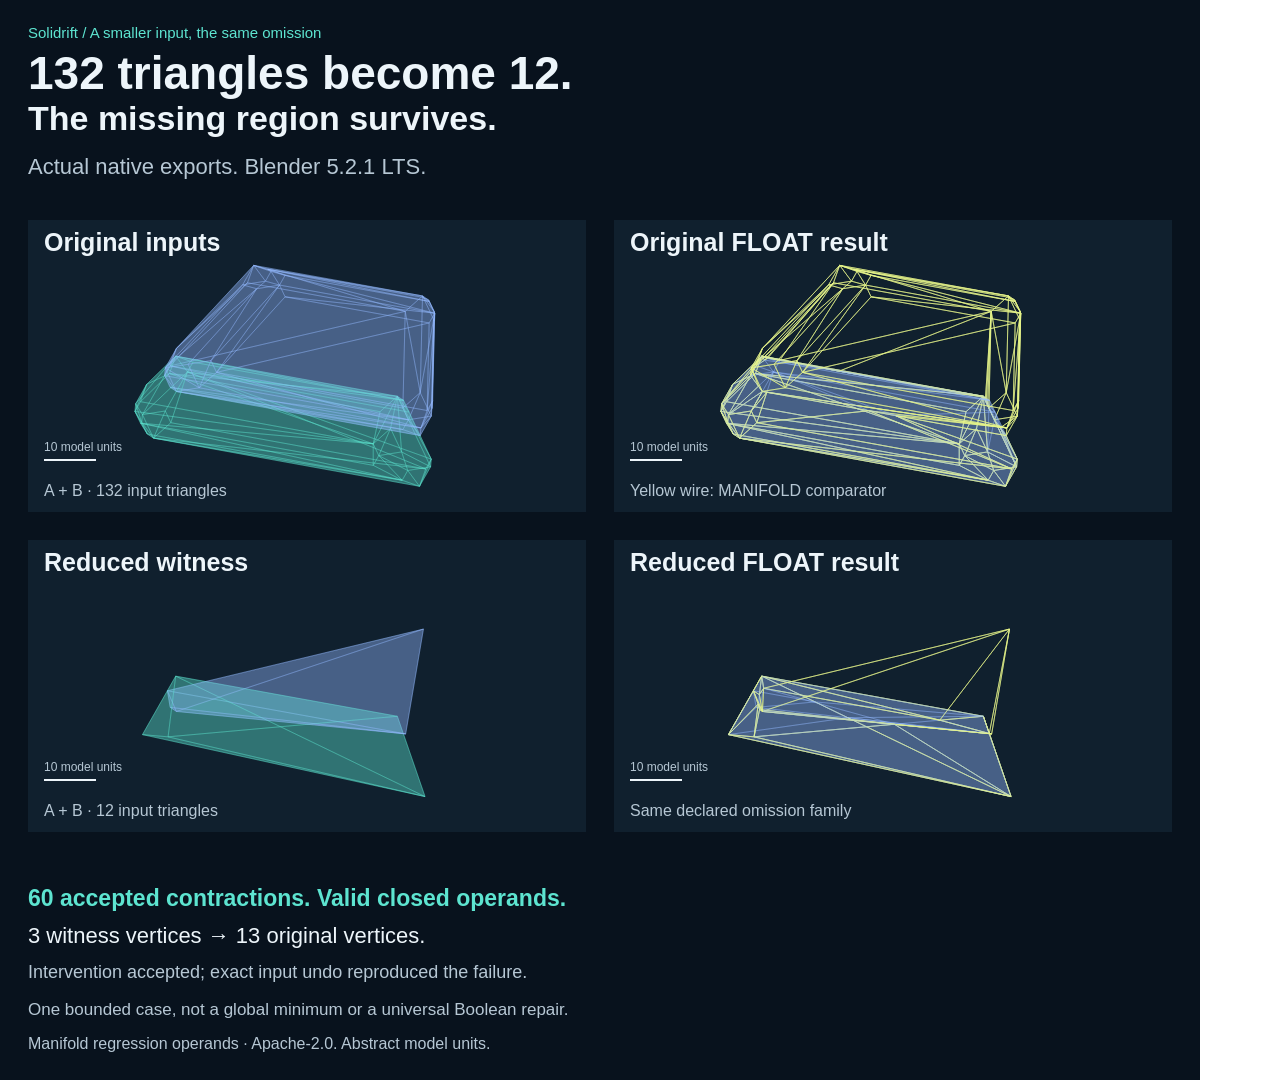
<file: docs/presentation/witness.html>
<!doctype html><html lang="en"><meta charset="utf-8"><meta name="viewport" content="width=device-width,initial-scale=1"><title>Solidrift native witness</title><style>body{margin:0}svg{display:block;min-width:1200px}.diagram-container{overflow-x:auto}</style><div class="diagram-container"><svg xmlns="http://www.w3.org/2000/svg" width="1200" height="1080" viewBox="0 0 1200 1080" role="img" aria-labelledby="witness-title witness-desc" font-family="Arial"><title id="witness-title">Solidrift failure-preserving reduction on Blender 5.2.1</title><desc id="witness-desc">Original operands have 132 triangles. Two valid reduced operands have 12 triangles and retain the FLOAT missing-region failure. All four geometry panels use one orthographic camera basis and equal model-unit scale. Yellow wire is the separate MANIFOLD comparator, not an ideal-union proof.</desc><rect width="100%" height="100%" fill="#08121d"/>
<text x="28" y="38" font-size="15" fill="#5de4d0" font-weight="400">Solidrift / A smaller input, the same omission</text>
<text x="28" y="89" font-size="46" fill="#edf5fa" font-weight="700">132 triangles become 12.</text>
<text x="28" y="130" font-size="34" fill="#edf5fa" font-weight="700">The missing region survives.</text>
<text x="28" y="174" font-size="22" fill="#b6c7d4" font-weight="400">Actual native exports. Blender 5.2.1 LTS.</text>
<rect x="28" y="220" width="558" height="292" fill="#10202e"/>
<text x="44" y="251" font-size="25" fill="#edf5fa" font-weight="700">Original inputs</text>
<text x="44" y="496" font-size="16" fill="#b6c7d4" font-weight="400">A + B · 132 input triangles</text>
<polygon points="373.228658,465.352704 373.228658,443.841723 378.770067,455.601229" fill="#5de4d0" fill-opacity="0.24" stroke="#5de4d0" stroke-opacity="0.45" stroke-width="0.65"/>
<polygon points="378.770067,455.601229 373.228658,443.841723 390.539237,428.417440" fill="#5de4d0" fill-opacity="0.24" stroke="#5de4d0" stroke-opacity="0.45" stroke-width="0.65"/>
<polygon points="390.539237,428.417440 401.622056,451.936462 378.770067,455.601229" fill="#5de4d0" fill-opacity="0.24" stroke="#5de4d0" stroke-opacity="0.45" stroke-width="0.65"/>
<polygon points="378.770067,455.601229 401.622056,451.936462 407.750571,470.493474" fill="#5de4d0" fill-opacity="0.24" stroke="#5de4d0" stroke-opacity="0.45" stroke-width="0.65"/>
<polygon points="373.228658,465.352704 378.770067,455.601229 402.209162,480.244940" fill="#5de4d0" fill-opacity="0.24" stroke="#5de4d0" stroke-opacity="0.45" stroke-width="0.65"/>
<polygon points="390.539237,428.417440 373.228658,443.841723 397.354102,396.271633" fill="#5de4d0" fill-opacity="0.24" stroke="#5de4d0" stroke-opacity="0.45" stroke-width="0.65"/>
<polygon points="402.209162,480.244940 378.770067,455.601229 407.750571,470.493474" fill="#5de4d0" fill-opacity="0.24" stroke="#5de4d0" stroke-opacity="0.45" stroke-width="0.65"/>
<polygon points="397.354102,396.271633 401.622056,451.936462 390.539237,428.417440" fill="#5de4d0" fill-opacity="0.24" stroke="#5de4d0" stroke-opacity="0.45" stroke-width="0.65"/>
<polygon points="397.354102,396.271633 373.228658,443.841723 380.043524,411.695905" fill="#5de4d0" fill-opacity="0.24" stroke="#5de4d0" stroke-opacity="0.45" stroke-width="0.65"/>
<polygon points="407.750571,470.493474 401.622056,451.936462 430.602559,466.828708" fill="#5de4d0" fill-opacity="0.24" stroke="#5de4d0" stroke-opacity="0.45" stroke-width="0.65"/>
<polygon points="430.602559,466.828708 401.622056,451.936462 397.354102,396.271633" fill="#5de4d0" fill-opacity="0.24" stroke="#5de4d0" stroke-opacity="0.45" stroke-width="0.65"/>
<polygon points="402.209162,480.244940 407.750571,470.493474 419.519740,486.331649" fill="#5de4d0" fill-opacity="0.24" stroke="#5de4d0" stroke-opacity="0.45" stroke-width="0.65"/>
<polygon points="419.519740,486.331649 407.750571,470.493474 430.602559,466.828708" fill="#5de4d0" fill-opacity="0.24" stroke="#5de4d0" stroke-opacity="0.45" stroke-width="0.65"/>
<polygon points="420.206093,392.606866 408.436922,419.790654 402.895513,408.031139" fill="#93b9ff" fill-opacity="0.24" stroke="#93b9ff" stroke-opacity="0.45" stroke-width="0.65"/>
<polygon points="431.288911,416.125887 408.436922,419.790654 420.206093,392.606866" fill="#93b9ff" fill-opacity="0.24" stroke="#93b9ff" stroke-opacity="0.45" stroke-width="0.65"/>
<polygon points="397.354102,396.271633 431.288911,459.147860 430.602559,466.828708" fill="#5de4d0" fill-opacity="0.24" stroke="#5de4d0" stroke-opacity="0.45" stroke-width="0.65"/>
<polygon points="140.489463,423.183858 373.228658,443.841723 373.228658,465.352704" fill="#5de4d0" fill-opacity="0.24" stroke="#5de4d0" stroke-opacity="0.45" stroke-width="0.65"/>
<polygon points="402.895513,429.542120 408.436922,419.790654 420.206093,435.628828" fill="#93b9ff" fill-opacity="0.24" stroke="#93b9ff" stroke-opacity="0.45" stroke-width="0.65"/>
<polygon points="420.206093,435.628828 408.436922,419.790654 431.288911,416.125887" fill="#93b9ff" fill-opacity="0.24" stroke="#93b9ff" stroke-opacity="0.45" stroke-width="0.65"/>
<polygon points="430.602559,466.828708 431.288911,459.147860 419.519740,486.331649" fill="#5de4d0" fill-opacity="0.24" stroke="#5de4d0" stroke-opacity="0.45" stroke-width="0.65"/>
<polygon points="409.123273,412.109807 397.354102,396.271633 403.581864,400.350292" fill="#5de4d0" fill-opacity="0.24" stroke="#5de4d0" stroke-opacity="0.45" stroke-width="0.65"/>
<polygon points="409.123273,412.109807 431.288911,459.147860 397.354102,396.271633" fill="#5de4d0" fill-opacity="0.24" stroke="#5de4d0" stroke-opacity="0.45" stroke-width="0.65"/>
<polygon points="380.043524,411.695905 373.228658,443.841723 169.469967,373.543140" fill="#5de4d0" fill-opacity="0.24" stroke="#5de4d0" stroke-opacity="0.45" stroke-width="0.65"/>
<polygon points="373.228658,465.352704 402.209162,480.244940 140.489463,423.183858" fill="#5de4d0" fill-opacity="0.24" stroke="#5de4d0" stroke-opacity="0.45" stroke-width="0.65"/>
<polygon points="419.519740,486.331649 431.288911,459.147860 425.747501,468.899326" fill="#5de4d0" fill-opacity="0.24" stroke="#5de4d0" stroke-opacity="0.45" stroke-width="0.65"/>
<polygon points="405.217684,311.354997 420.206093,392.606866 402.895513,408.031139" fill="#93b9ff" fill-opacity="0.24" stroke="#93b9ff" stroke-opacity="0.45" stroke-width="0.65"/>
<polygon points="431.288911,416.125887 420.892445,427.947980 420.206093,435.628828" fill="#93b9ff" fill-opacity="0.24" stroke="#93b9ff" stroke-opacity="0.45" stroke-width="0.65"/>
<polygon points="420.206093,392.606866 433.611083,319.449737 431.288911,416.125887" fill="#93b9ff" fill-opacity="0.24" stroke="#93b9ff" stroke-opacity="0.45" stroke-width="0.65"/>
<polygon points="431.975264,408.445039 420.892445,427.947980 431.288911,416.125887" fill="#93b9ff" fill-opacity="0.24" stroke="#93b9ff" stroke-opacity="0.45" stroke-width="0.65"/>
<polygon points="380.043524,411.695905 169.469967,373.543140 397.354102,396.271633" fill="#5de4d0" fill-opacity="0.24" stroke="#5de4d0" stroke-opacity="0.45" stroke-width="0.65"/>
<polygon points="433.611083,319.449737 431.975264,408.445039 431.288911,416.125887" fill="#93b9ff" fill-opacity="0.24" stroke="#93b9ff" stroke-opacity="0.45" stroke-width="0.65"/>
<polygon points="402.895513,408.031139 408.436922,419.790654 170.156319,365.862292" fill="#93b9ff" fill-opacity="0.24" stroke="#93b9ff" stroke-opacity="0.45" stroke-width="0.65"/>
<polygon points="422.528264,295.930706 420.206093,392.606866 405.217684,311.354997" fill="#93b9ff" fill-opacity="0.24" stroke="#93b9ff" stroke-opacity="0.45" stroke-width="0.65"/>
<polygon points="432.661614,400.764193 420.892445,427.947980 431.975264,408.445039" fill="#93b9ff" fill-opacity="0.24" stroke="#93b9ff" stroke-opacity="0.45" stroke-width="0.65"/>
<polygon points="170.156319,387.373274 408.436922,419.790654 402.895513,429.542120" fill="#93b9ff" fill-opacity="0.24" stroke="#93b9ff" stroke-opacity="0.45" stroke-width="0.65"/>
<polygon points="397.354102,396.271633 175.697727,356.110827 403.581864,400.350292" fill="#5de4d0" fill-opacity="0.24" stroke="#5de4d0" stroke-opacity="0.45" stroke-width="0.65"/>
<polygon points="422.528264,295.930706 433.611083,319.449737 420.206093,392.606866" fill="#93b9ff" fill-opacity="0.24" stroke="#93b9ff" stroke-opacity="0.45" stroke-width="0.65"/>
<polygon points="140.489463,401.672877 373.228658,443.841723 134.948054,411.424342" fill="#5de4d0" fill-opacity="0.24" stroke="#5de4d0" stroke-opacity="0.45" stroke-width="0.65"/>
<polygon points="134.948054,411.424342 373.228658,443.841723 140.489463,423.183858" fill="#5de4d0" fill-opacity="0.24" stroke="#5de4d0" stroke-opacity="0.45" stroke-width="0.65"/>
<polygon points="169.469967,373.543140 373.228658,443.841723 140.489463,401.672877" fill="#5de4d0" fill-opacity="0.24" stroke="#5de4d0" stroke-opacity="0.45" stroke-width="0.65"/>
<polygon points="419.519740,486.331649 153.532089,438.138682 402.209162,480.244940" fill="#5de4d0" fill-opacity="0.24" stroke="#5de4d0" stroke-opacity="0.45" stroke-width="0.65"/>
<polygon points="427.120205,410.515658 420.892445,427.947980 432.661614,400.764193" fill="#93b9ff" fill-opacity="0.24" stroke="#93b9ff" stroke-opacity="0.45" stroke-width="0.65"/>
<polygon points="170.156319,365.862292 405.217684,311.354997 402.895513,408.031139" fill="#93b9ff" fill-opacity="0.24" stroke="#93b9ff" stroke-opacity="0.45" stroke-width="0.65"/>
<polygon points="176.384079,391.451942 402.895513,429.542120 420.206093,435.628828" fill="#93b9ff" fill-opacity="0.24" stroke="#93b9ff" stroke-opacity="0.45" stroke-width="0.65"/>
<polygon points="433.611083,319.449737 434.034322,320.869532 431.975264,408.445039" fill="#93b9ff" fill-opacity="0.24" stroke="#93b9ff" stroke-opacity="0.45" stroke-width="0.65"/>
<polygon points="403.581864,400.350292 187.466897,371.949001 409.123273,412.109807" fill="#5de4d0" fill-opacity="0.24" stroke="#5de4d0" stroke-opacity="0.45" stroke-width="0.65"/>
<polygon points="409.123273,412.109807 187.466897,371.949001 431.288911,459.147860" fill="#5de4d0" fill-opacity="0.24" stroke="#5de4d0" stroke-opacity="0.45" stroke-width="0.65"/>
<polygon points="431.288911,459.147860 187.466897,371.949001 425.747501,468.899326" fill="#5de4d0" fill-opacity="0.24" stroke="#5de4d0" stroke-opacity="0.45" stroke-width="0.65"/>
<polygon points="431.975264,408.445039 434.720671,313.188686 432.661614,400.764193" fill="#93b9ff" fill-opacity="0.24" stroke="#93b9ff" stroke-opacity="0.45" stroke-width="0.65"/>
<polygon points="425.747501,468.899326 153.532089,438.138682 419.519740,486.331649" fill="#5de4d0" fill-opacity="0.24" stroke="#5de4d0" stroke-opacity="0.45" stroke-width="0.65"/>
<polygon points="397.354102,396.271633 169.469967,373.543140 175.697727,356.110827" fill="#5de4d0" fill-opacity="0.24" stroke="#5de4d0" stroke-opacity="0.45" stroke-width="0.65"/>
<polygon points="420.206093,435.628828 420.892445,427.947980 176.384079,391.451942" fill="#93b9ff" fill-opacity="0.24" stroke="#93b9ff" stroke-opacity="0.45" stroke-width="0.65"/>
<polygon points="140.489463,423.183858 402.209162,480.244940 147.304330,434.060013" fill="#5de4d0" fill-opacity="0.24" stroke="#5de4d0" stroke-opacity="0.45" stroke-width="0.65"/>
<polygon points="431.975264,408.445039 434.034322,320.869532 434.720671,313.188686" fill="#93b9ff" fill-opacity="0.24" stroke="#93b9ff" stroke-opacity="0.45" stroke-width="0.65"/>
<polygon points="432.661614,400.764193 434.720671,313.188686 427.120205,410.515658" fill="#93b9ff" fill-opacity="0.24" stroke="#93b9ff" stroke-opacity="0.45" stroke-width="0.65"/>
<polygon points="422.528264,295.930706 434.297431,311.768891 433.611083,319.449737" fill="#93b9ff" fill-opacity="0.24" stroke="#93b9ff" stroke-opacity="0.45" stroke-width="0.65"/>
<polygon points="422.951503,297.350501 428.756022,300.009384 422.528264,295.930706" fill="#93b9ff" fill-opacity="0.24" stroke="#93b9ff" stroke-opacity="0.45" stroke-width="0.65"/>
<polygon points="433.611083,319.449737 434.297431,311.768891 434.034322,320.869532" fill="#93b9ff" fill-opacity="0.24" stroke="#93b9ff" stroke-opacity="0.45" stroke-width="0.65"/>
<polygon points="428.756022,300.009384 434.297431,311.768891 422.528264,295.930706" fill="#93b9ff" fill-opacity="0.24" stroke="#93b9ff" stroke-opacity="0.45" stroke-width="0.65"/>
<polygon points="170.156319,365.862292 408.436922,419.790654 164.614909,375.613768" fill="#93b9ff" fill-opacity="0.24" stroke="#93b9ff" stroke-opacity="0.45" stroke-width="0.65"/>
<polygon points="164.614909,375.613768 408.436922,419.790654 170.156319,387.373274" fill="#93b9ff" fill-opacity="0.24" stroke="#93b9ff" stroke-opacity="0.45" stroke-width="0.65"/>
<polygon points="403.581864,400.350292 175.697727,356.110827 193.008307,362.197526" fill="#5de4d0" fill-opacity="0.24" stroke="#5de4d0" stroke-opacity="0.45" stroke-width="0.65"/>
<polygon points="429.179262,301.429180 428.756022,300.009384 422.951503,297.350501" fill="#93b9ff" fill-opacity="0.24" stroke="#93b9ff" stroke-opacity="0.45" stroke-width="0.65"/>
<polygon points="434.034322,320.869532 434.297431,311.768891 434.720671,313.188686" fill="#93b9ff" fill-opacity="0.24" stroke="#93b9ff" stroke-opacity="0.45" stroke-width="0.65"/>
<polygon points="427.120205,410.515658 434.720671,313.188686 429.179262,322.940152" fill="#93b9ff" fill-opacity="0.24" stroke="#93b9ff" stroke-opacity="0.45" stroke-width="0.65"/>
<polygon points="405.217684,311.354997 253.700419,265.341636 422.528264,295.930706" fill="#93b9ff" fill-opacity="0.24" stroke="#93b9ff" stroke-opacity="0.45" stroke-width="0.65"/>
<polygon points="402.209162,480.244940 153.532089,438.138682 147.304330,434.060013" fill="#5de4d0" fill-opacity="0.24" stroke="#5de4d0" stroke-opacity="0.45" stroke-width="0.65"/>
<polygon points="216.546648,372.362893 420.892445,427.947980 427.120205,410.515658" fill="#93b9ff" fill-opacity="0.24" stroke="#93b9ff" stroke-opacity="0.45" stroke-width="0.65"/>
<polygon points="429.179262,301.429180 434.297431,311.768891 428.756022,300.009384" fill="#93b9ff" fill-opacity="0.24" stroke="#93b9ff" stroke-opacity="0.45" stroke-width="0.65"/>
<polygon points="140.489463,401.672877 134.948054,411.424342 146.717224,384.240554" fill="#5de4d0" fill-opacity="0.24" stroke="#5de4d0" stroke-opacity="0.45" stroke-width="0.65"/>
<polygon points="170.156319,387.373274 402.895513,429.542120 176.384079,391.451942" fill="#93b9ff" fill-opacity="0.24" stroke="#93b9ff" stroke-opacity="0.45" stroke-width="0.65"/>
<polygon points="140.489463,401.672877 146.717224,384.240554 169.469967,373.543140" fill="#5de4d0" fill-opacity="0.24" stroke="#5de4d0" stroke-opacity="0.45" stroke-width="0.65"/>
<polygon points="193.008307,362.197526 187.466897,371.949001 403.581864,400.350292" fill="#5de4d0" fill-opacity="0.24" stroke="#5de4d0" stroke-opacity="0.45" stroke-width="0.65"/>
<polygon points="434.720671,313.188686 434.297431,311.768891 429.179262,301.429180" fill="#93b9ff" fill-opacity="0.24" stroke="#93b9ff" stroke-opacity="0.45" stroke-width="0.65"/>
<polygon points="134.948054,411.424342 135.634405,403.743495 146.717224,384.240554" fill="#5de4d0" fill-opacity="0.24" stroke="#5de4d0" stroke-opacity="0.45" stroke-width="0.65"/>
<polygon points="422.528264,295.930706 267.792040,269.237937 422.951503,297.350501" fill="#93b9ff" fill-opacity="0.24" stroke="#93b9ff" stroke-opacity="0.45" stroke-width="0.65"/>
<polygon points="147.304330,434.060013 134.948054,411.424342 140.489463,423.183858" fill="#5de4d0" fill-opacity="0.24" stroke="#5de4d0" stroke-opacity="0.45" stroke-width="0.65"/>
<polygon points="247.472659,282.773968 405.217684,311.354997 170.156319,365.862292" fill="#93b9ff" fill-opacity="0.24" stroke="#93b9ff" stroke-opacity="0.45" stroke-width="0.65"/>
<polygon points="169.469967,373.543140 146.717224,384.240554 175.697727,356.110827" fill="#5de4d0" fill-opacity="0.24" stroke="#5de4d0" stroke-opacity="0.45" stroke-width="0.65"/>
<polygon points="425.747501,468.899326 187.466897,371.949001 170.842669,422.714399" fill="#5de4d0" fill-opacity="0.24" stroke="#5de4d0" stroke-opacity="0.45" stroke-width="0.65"/>
<polygon points="146.717224,384.240554 135.634405,403.743495 175.697727,356.110827" fill="#5de4d0" fill-opacity="0.24" stroke="#5de4d0" stroke-opacity="0.45" stroke-width="0.65"/>
<polygon points="141.762920,422.300507 135.634405,403.743495 134.948054,411.424342" fill="#5de4d0" fill-opacity="0.24" stroke="#5de4d0" stroke-opacity="0.45" stroke-width="0.65"/>
<polygon points="170.842669,422.714399 153.532089,438.138682 425.747501,468.899326" fill="#5de4d0" fill-opacity="0.24" stroke="#5de4d0" stroke-opacity="0.45" stroke-width="0.65"/>
<polygon points="427.120205,410.515658 429.179262,322.940152 216.546648,372.362893" fill="#93b9ff" fill-opacity="0.24" stroke="#93b9ff" stroke-opacity="0.45" stroke-width="0.65"/>
<polygon points="267.792040,269.237937 429.179262,301.429180 422.951503,297.350501" fill="#93b9ff" fill-opacity="0.24" stroke="#93b9ff" stroke-opacity="0.45" stroke-width="0.65"/>
<polygon points="247.472659,282.773968 253.700419,265.341636 405.217684,311.354997" fill="#93b9ff" fill-opacity="0.24" stroke="#93b9ff" stroke-opacity="0.45" stroke-width="0.65"/>
<polygon points="141.762920,422.300507 134.948054,411.424342 147.304330,434.060013" fill="#5de4d0" fill-opacity="0.24" stroke="#5de4d0" stroke-opacity="0.45" stroke-width="0.65"/>
<polygon points="176.384079,391.451942 420.892445,427.947980 199.236070,387.787175" fill="#93b9ff" fill-opacity="0.24" stroke="#93b9ff" stroke-opacity="0.45" stroke-width="0.65"/>
<polygon points="199.236070,387.787175 420.892445,427.947980 216.546648,372.362893" fill="#93b9ff" fill-opacity="0.24" stroke="#93b9ff" stroke-opacity="0.45" stroke-width="0.65"/>
<polygon points="175.697727,356.110827 135.634405,403.743495 142.449270,414.619660" fill="#5de4d0" fill-opacity="0.24" stroke="#5de4d0" stroke-opacity="0.45" stroke-width="0.65"/>
<polygon points="253.700419,265.341636 267.792040,269.237937 422.528264,295.930706" fill="#93b9ff" fill-opacity="0.24" stroke="#93b9ff" stroke-opacity="0.45" stroke-width="0.65"/>
<polygon points="285.102617,275.324656 434.720671,313.188686 429.179262,301.429180" fill="#93b9ff" fill-opacity="0.24" stroke="#93b9ff" stroke-opacity="0.45" stroke-width="0.65"/>
<polygon points="175.697727,356.110827 187.466897,371.949001 193.008307,362.197526" fill="#5de4d0" fill-opacity="0.24" stroke="#5de4d0" stroke-opacity="0.45" stroke-width="0.65"/>
<polygon points="170.156319,365.862292 164.614909,375.613768 176.384079,348.429979" fill="#93b9ff" fill-opacity="0.24" stroke="#93b9ff" stroke-opacity="0.45" stroke-width="0.65"/>
<polygon points="142.449270,414.619660 135.634405,403.743495 141.762920,422.300507" fill="#5de4d0" fill-opacity="0.24" stroke="#5de4d0" stroke-opacity="0.45" stroke-width="0.65"/>
<polygon points="170.156319,365.862292 176.384079,348.429979 247.472659,282.773968" fill="#93b9ff" fill-opacity="0.24" stroke="#93b9ff" stroke-opacity="0.45" stroke-width="0.65"/>
<polygon points="429.179262,322.940152 434.720671,313.188686 285.102617,296.835628" fill="#93b9ff" fill-opacity="0.24" stroke="#93b9ff" stroke-opacity="0.45" stroke-width="0.65"/>
<polygon points="142.449270,414.619660 187.466897,371.949001 175.697727,356.110827" fill="#5de4d0" fill-opacity="0.24" stroke="#5de4d0" stroke-opacity="0.45" stroke-width="0.65"/>
<polygon points="164.614909,375.613768 170.156319,387.373274 176.384079,391.451942" fill="#93b9ff" fill-opacity="0.24" stroke="#93b9ff" stroke-opacity="0.45" stroke-width="0.65"/>
<polygon points="153.532089,438.138682 141.762920,422.300507 147.304330,434.060013" fill="#5de4d0" fill-opacity="0.24" stroke="#5de4d0" stroke-opacity="0.45" stroke-width="0.65"/>
<polygon points="176.384079,348.429979 164.614909,375.613768 165.301261,367.932920" fill="#93b9ff" fill-opacity="0.24" stroke="#93b9ff" stroke-opacity="0.45" stroke-width="0.65"/>
<polygon points="165.301261,367.932920 164.614909,375.613768 176.384079,391.451942" fill="#93b9ff" fill-opacity="0.24" stroke="#93b9ff" stroke-opacity="0.45" stroke-width="0.65"/>
<polygon points="247.472659,282.773968 176.384079,348.429979 253.700419,265.341636" fill="#93b9ff" fill-opacity="0.24" stroke="#93b9ff" stroke-opacity="0.45" stroke-width="0.65"/>
<polygon points="142.449270,414.619660 141.762920,422.300507 153.532089,438.138682" fill="#5de4d0" fill-opacity="0.24" stroke="#5de4d0" stroke-opacity="0.45" stroke-width="0.65"/>
<polygon points="285.102617,275.324656 429.179262,301.429180 267.792040,269.237937" fill="#93b9ff" fill-opacity="0.24" stroke="#93b9ff" stroke-opacity="0.45" stroke-width="0.65"/>
<polygon points="165.301260,410.954893 187.466897,371.949001 142.449270,414.619660" fill="#5de4d0" fill-opacity="0.24" stroke="#5de4d0" stroke-opacity="0.45" stroke-width="0.65"/>
<polygon points="242.617601,284.844587 176.384079,348.429979 165.301261,367.932920" fill="#93b9ff" fill-opacity="0.24" stroke="#93b9ff" stroke-opacity="0.45" stroke-width="0.65"/>
<polygon points="253.700419,265.341636 176.384079,348.429979 242.617601,284.844587" fill="#93b9ff" fill-opacity="0.24" stroke="#93b9ff" stroke-opacity="0.45" stroke-width="0.65"/>
<polygon points="176.384079,391.451942 199.236070,387.787175 165.301261,367.932920" fill="#93b9ff" fill-opacity="0.24" stroke="#93b9ff" stroke-opacity="0.45" stroke-width="0.65"/>
<polygon points="170.842669,422.714399 187.466897,371.949001 165.301260,410.954893" fill="#5de4d0" fill-opacity="0.24" stroke="#5de4d0" stroke-opacity="0.45" stroke-width="0.65"/>
<polygon points="142.449270,414.619660 153.532089,438.138682 165.301260,410.954893" fill="#5de4d0" fill-opacity="0.24" stroke="#5de4d0" stroke-opacity="0.45" stroke-width="0.65"/>
<polygon points="216.546648,372.362893 429.179262,322.940152 285.102617,296.835628" fill="#93b9ff" fill-opacity="0.24" stroke="#93b9ff" stroke-opacity="0.45" stroke-width="0.65"/>
<polygon points="279.561208,285.076122 434.720671,313.188686 285.102617,275.324656" fill="#93b9ff" fill-opacity="0.24" stroke="#93b9ff" stroke-opacity="0.45" stroke-width="0.65"/>
<polygon points="165.301261,367.932920 199.236070,387.787175 188.153251,364.268153" fill="#93b9ff" fill-opacity="0.24" stroke="#93b9ff" stroke-opacity="0.45" stroke-width="0.65"/>
<polygon points="285.102617,296.835628 434.720671,313.188686 279.561208,285.076122" fill="#93b9ff" fill-opacity="0.24" stroke="#93b9ff" stroke-opacity="0.45" stroke-width="0.65"/>
<polygon points="165.301260,410.954893 153.532089,438.138682 170.842669,422.714399" fill="#5de4d0" fill-opacity="0.24" stroke="#5de4d0" stroke-opacity="0.45" stroke-width="0.65"/>
<polygon points="165.301261,367.932920 188.153251,364.268153 256.709222,288.740888" fill="#93b9ff" fill-opacity="0.24" stroke="#93b9ff" stroke-opacity="0.45" stroke-width="0.65"/>
<polygon points="271.010996,271.428355 267.792040,269.237937 253.700419,265.341636" fill="#93b9ff" fill-opacity="0.24" stroke="#93b9ff" stroke-opacity="0.45" stroke-width="0.65"/>
<polygon points="165.301261,367.932920 256.709222,288.740888 242.617601,284.844587" fill="#93b9ff" fill-opacity="0.24" stroke="#93b9ff" stroke-opacity="0.45" stroke-width="0.65"/>
<polygon points="188.153251,364.268153 199.236070,387.787175 211.005238,360.603387" fill="#93b9ff" fill-opacity="0.24" stroke="#93b9ff" stroke-opacity="0.45" stroke-width="0.65"/>
<polygon points="242.617601,284.844587 265.469587,281.179821 253.700419,265.341636" fill="#93b9ff" fill-opacity="0.24" stroke="#93b9ff" stroke-opacity="0.45" stroke-width="0.65"/>
<polygon points="265.469587,281.179821 271.010996,271.428355 253.700419,265.341636" fill="#93b9ff" fill-opacity="0.24" stroke="#93b9ff" stroke-opacity="0.45" stroke-width="0.65"/>
<polygon points="211.005238,360.603387 199.236070,387.787175 216.546648,372.362893" fill="#93b9ff" fill-opacity="0.24" stroke="#93b9ff" stroke-opacity="0.45" stroke-width="0.65"/>
<polygon points="256.709222,288.740888 188.153251,364.268153 211.005238,360.603387" fill="#93b9ff" fill-opacity="0.24" stroke="#93b9ff" stroke-opacity="0.45" stroke-width="0.65"/>
<polygon points="285.102617,275.324656 267.792040,269.237937 271.010996,271.428355" fill="#93b9ff" fill-opacity="0.24" stroke="#93b9ff" stroke-opacity="0.45" stroke-width="0.65"/>
<polygon points="242.617601,284.844587 256.709222,288.740888 265.469587,281.179821" fill="#93b9ff" fill-opacity="0.24" stroke="#93b9ff" stroke-opacity="0.45" stroke-width="0.65"/>
<polygon points="216.546648,372.362893 279.561208,285.076122 211.005238,360.603387" fill="#93b9ff" fill-opacity="0.24" stroke="#93b9ff" stroke-opacity="0.45" stroke-width="0.65"/>
<polygon points="279.561208,285.076122 256.709222,288.740888 211.005238,360.603387" fill="#93b9ff" fill-opacity="0.24" stroke="#93b9ff" stroke-opacity="0.45" stroke-width="0.65"/>
<polygon points="279.561208,285.076122 271.010996,271.428355 265.469587,281.179821" fill="#93b9ff" fill-opacity="0.24" stroke="#93b9ff" stroke-opacity="0.45" stroke-width="0.65"/>
<polygon points="285.102617,275.324656 271.010996,271.428355 279.561208,285.076122" fill="#93b9ff" fill-opacity="0.24" stroke="#93b9ff" stroke-opacity="0.45" stroke-width="0.65"/>
<polygon points="265.469587,281.179821 256.709222,288.740888 279.561208,285.076122" fill="#93b9ff" fill-opacity="0.24" stroke="#93b9ff" stroke-opacity="0.45" stroke-width="0.65"/>
<polygon points="285.102617,296.835628 279.561208,285.076122 216.546648,372.362893" fill="#93b9ff" fill-opacity="0.24" stroke="#93b9ff" stroke-opacity="0.45" stroke-width="0.65"/>
<path d="M44 460h52.0" fill="none" stroke="#edf5fa" stroke-width="2"/>
<text x="44" y="451" font-size="12" fill="#b6c7d4" font-weight="400">10 model units</text>
<rect x="614" y="220" width="558" height="292" fill="#10202e"/>
<text x="630" y="251" font-size="25" fill="#edf5fa" font-weight="700">Original FLOAT result</text>
<text x="630" y="496" font-size="16" fill="#b6c7d4" font-weight="400">Yellow wire: MANIFOLD comparator</text>
<polygon points="959.228658,465.352704 959.228658,443.841723 964.770067,455.601229" fill="#93b9ff" fill-opacity="0.24" stroke="#93b9ff" stroke-opacity="0.45" stroke-width="0.65"/>
<polygon points="959.228658,465.352704 959.228658,443.841723 964.770067,455.601229" fill="none" fill-opacity="0" stroke="#e6f58a" stroke-opacity="0.8" stroke-width="0.8"/>
<polygon points="964.770067,455.601229 959.228658,443.841723 976.539237,428.417440" fill="#93b9ff" fill-opacity="0.24" stroke="#93b9ff" stroke-opacity="0.45" stroke-width="0.65"/>
<polygon points="964.770067,455.601229 959.228658,443.841723 976.539237,428.417440" fill="none" fill-opacity="0" stroke="#e6f58a" stroke-opacity="0.8" stroke-width="0.8"/>
<polygon points="976.539237,428.417440 987.622056,451.936462 964.770067,455.601229" fill="#93b9ff" fill-opacity="0.24" stroke="#93b9ff" stroke-opacity="0.45" stroke-width="0.65"/>
<polygon points="964.770067,455.601229 976.539237,428.417440 987.622056,451.936462" fill="none" fill-opacity="0" stroke="#e6f58a" stroke-opacity="0.8" stroke-width="0.8"/>
<polygon points="964.770067,455.601229 987.622056,451.936462 993.750571,470.493474" fill="#93b9ff" fill-opacity="0.24" stroke="#93b9ff" stroke-opacity="0.45" stroke-width="0.65"/>
<polygon points="993.750571,470.493474 964.770067,455.601229 987.622056,451.936462" fill="none" fill-opacity="0" stroke="#e6f58a" stroke-opacity="0.8" stroke-width="0.8"/>
<polygon points="959.228658,465.352704 964.770067,455.601229 988.209162,480.244940" fill="#93b9ff" fill-opacity="0.24" stroke="#93b9ff" stroke-opacity="0.45" stroke-width="0.65"/>
<polygon points="988.209162,480.244940 959.228658,465.352704 964.770067,455.601229" fill="none" fill-opacity="0" stroke="#e6f58a" stroke-opacity="0.8" stroke-width="0.8"/>
<polygon points="976.539237,428.417440 959.228658,443.841723 983.354102,396.271633" fill="#93b9ff" fill-opacity="0.24" stroke="#93b9ff" stroke-opacity="0.45" stroke-width="0.65"/>
<polygon points="959.228658,443.841723 983.354102,396.271633 976.539237,428.417440" fill="none" fill-opacity="0" stroke="#e6f58a" stroke-opacity="0.8" stroke-width="0.8"/>
<polygon points="988.209162,480.244940 964.770067,455.601229 993.750571,470.493474" fill="#93b9ff" fill-opacity="0.24" stroke="#93b9ff" stroke-opacity="0.45" stroke-width="0.65"/>
<polygon points="988.209162,480.244940 964.770067,455.601229 993.750571,470.493474" fill="none" fill-opacity="0" stroke="#e6f58a" stroke-opacity="0.8" stroke-width="0.8"/>
<polygon points="983.354102,396.271633 987.622056,451.936462 976.539237,428.417440" fill="#93b9ff" fill-opacity="0.24" stroke="#93b9ff" stroke-opacity="0.45" stroke-width="0.65"/>
<polygon points="987.622056,451.936462 976.539237,428.417440 983.354102,396.271633" fill="none" fill-opacity="0" stroke="#e6f58a" stroke-opacity="0.8" stroke-width="0.8"/>
<polygon points="983.354102,396.271633 959.228658,443.841723 966.043524,411.695905" fill="#93b9ff" fill-opacity="0.24" stroke="#93b9ff" stroke-opacity="0.45" stroke-width="0.65"/>
<polygon points="959.228658,443.841723 966.043524,411.695905 983.354102,396.271633" fill="none" fill-opacity="0" stroke="#e6f58a" stroke-opacity="0.8" stroke-width="0.8"/>
<polygon points="993.750571,470.493474 987.622056,451.936462 1016.602559,466.828708" fill="#93b9ff" fill-opacity="0.24" stroke="#93b9ff" stroke-opacity="0.45" stroke-width="0.65"/>
<polygon points="993.750571,470.493474 987.622056,451.936462 1016.602559,466.828708" fill="none" fill-opacity="0" stroke="#e6f58a" stroke-opacity="0.8" stroke-width="0.8"/>
<polygon points="987.622056,451.936462 983.354102,396.271633 988.895513,408.031139" fill="#93b9ff" fill-opacity="0.24" stroke="#93b9ff" stroke-opacity="0.45" stroke-width="0.65"/>
<polygon points="987.622056,451.936462 988.895513,408.031139 994.436922,419.790654" fill="#93b9ff" fill-opacity="0.24" stroke="#93b9ff" stroke-opacity="0.45" stroke-width="0.65"/>
<polygon points="1016.602559,466.828708 987.622056,451.936462 983.354102,396.271633" fill="none" fill-opacity="0" stroke="#e6f58a" stroke-opacity="0.8" stroke-width="0.8"/>
<polygon points="994.436922,419.790654 1016.602559,466.828708 987.622056,451.936462" fill="#93b9ff" fill-opacity="0.24" stroke="#93b9ff" stroke-opacity="0.45" stroke-width="0.65"/>
<polygon points="988.209162,480.244940 993.750571,470.493474 1005.519740,486.331649" fill="#93b9ff" fill-opacity="0.24" stroke="#93b9ff" stroke-opacity="0.45" stroke-width="0.65"/>
<polygon points="988.209162,480.244940 993.750571,470.493474 1005.519740,486.331649" fill="none" fill-opacity="0" stroke="#e6f58a" stroke-opacity="0.8" stroke-width="0.8"/>
<polygon points="983.354102,396.271633 988.895513,408.031139 994.436922,419.790654" fill="none" fill-opacity="0" stroke="#e6f58a" stroke-opacity="0.8" stroke-width="0.8"/>
<polygon points="994.436922,419.790654 1016.602559,466.828708 983.354102,396.271633" fill="none" fill-opacity="0" stroke="#e6f58a" stroke-opacity="0.8" stroke-width="0.8"/>
<polygon points="1005.519740,486.331649 993.750571,470.493474 1016.602559,466.828708" fill="#93b9ff" fill-opacity="0.24" stroke="#93b9ff" stroke-opacity="0.45" stroke-width="0.65"/>
<polygon points="993.750571,470.493474 1016.602559,466.828708 1005.519740,486.331649" fill="none" fill-opacity="0" stroke="#e6f58a" stroke-opacity="0.8" stroke-width="0.8"/>
<polygon points="983.354102,396.271633 987.626631,404.187999 988.895513,408.031139" fill="none" fill-opacity="0" stroke="#e6f58a" stroke-opacity="0.8" stroke-width="0.8"/>
<polygon points="988.895513,408.031139 983.354102,396.271633 987.626623,404.187997" fill="#93b9ff" fill-opacity="0.24" stroke="#93b9ff" stroke-opacity="0.45" stroke-width="0.65"/>
<polygon points="987.626623,404.187997 994.436922,419.790654 988.895513,408.031139" fill="#93b9ff" fill-opacity="0.24" stroke="#93b9ff" stroke-opacity="0.45" stroke-width="0.65"/>
<polygon points="983.354102,396.271633 986.339259,400.288855 987.626631,404.187999" fill="none" fill-opacity="0" stroke="#e6f58a" stroke-opacity="0.8" stroke-width="0.8"/>
<polygon points="986.339260,400.288854 987.626623,404.187997 983.354102,396.271633" fill="#93b9ff" fill-opacity="0.24" stroke="#93b9ff" stroke-opacity="0.45" stroke-width="0.65"/>
<polygon points="994.436922,419.790654 988.895513,408.031139 1006.206093,392.606866" fill="none" fill-opacity="0" stroke="#e6f58a" stroke-opacity="0.8" stroke-width="0.8"/>
<polygon points="994.436922,419.790654 1000.321506,427.709738 1016.602559,466.828708" fill="none" fill-opacity="0" stroke="#e6f58a" stroke-opacity="0.8" stroke-width="0.8"/>
<polygon points="1000.321506,427.709737 1016.602559,466.828708 994.436922,419.790654" fill="#93b9ff" fill-opacity="0.24" stroke="#93b9ff" stroke-opacity="0.45" stroke-width="0.65"/>
<polygon points="983.354102,396.271633 985.470546,397.657728 986.339259,400.288855" fill="none" fill-opacity="0" stroke="#e6f58a" stroke-opacity="0.8" stroke-width="0.8"/>
<polygon points="985.470539,397.657726 986.339260,400.288854 983.354102,396.271633" fill="#93b9ff" fill-opacity="0.24" stroke="#93b9ff" stroke-opacity="0.45" stroke-width="0.65"/>
<polygon points="987.626623,404.187997 1000.321506,427.709737 994.436922,419.790654" fill="#93b9ff" fill-opacity="0.24" stroke="#93b9ff" stroke-opacity="0.45" stroke-width="0.65"/>
<polygon points="994.436922,419.790654 1006.206093,392.606866 1017.288911,416.125887" fill="none" fill-opacity="0" stroke="#e6f58a" stroke-opacity="0.8" stroke-width="0.8"/>
<polygon points="1017.288911,416.125887 1000.321506,427.709738 994.436922,419.790654" fill="none" fill-opacity="0" stroke="#e6f58a" stroke-opacity="0.8" stroke-width="0.8"/>
<polygon points="726.489463,423.183858 959.228658,443.841723 959.228658,465.352704" fill="#93b9ff" fill-opacity="0.24" stroke="#93b9ff" stroke-opacity="0.45" stroke-width="0.65"/>
<polygon points="726.489463,423.183858 959.228658,443.841723 959.228658,465.352704" fill="none" fill-opacity="0" stroke="#e6f58a" stroke-opacity="0.8" stroke-width="0.8"/>
<polygon points="986.339260,400.288854 995.123273,412.109807 987.626623,404.187997" fill="#93b9ff" fill-opacity="0.24" stroke="#93b9ff" stroke-opacity="0.45" stroke-width="0.65"/>
<polygon points="1000.321506,427.709738 1017.288911,459.147860 1016.602559,466.828708" fill="none" fill-opacity="0" stroke="#e6f58a" stroke-opacity="0.8" stroke-width="0.8"/>
<polygon points="1000.321506,427.709737 1017.288911,459.147860 1016.602559,466.828708" fill="#93b9ff" fill-opacity="0.24" stroke="#93b9ff" stroke-opacity="0.45" stroke-width="0.65"/>
<polygon points="1016.602559,466.828708 1017.288911,459.147860 1005.519740,486.331649" fill="#93b9ff" fill-opacity="0.24" stroke="#93b9ff" stroke-opacity="0.45" stroke-width="0.65"/>
<polygon points="1005.519740,486.331649 1016.602559,466.828708 1017.288911,459.147860" fill="none" fill-opacity="0" stroke="#e6f58a" stroke-opacity="0.8" stroke-width="0.8"/>
<polygon points="986.339260,400.288854 985.470539,397.657726 989.581864,400.350292" fill="#93b9ff" fill-opacity="0.24" stroke="#93b9ff" stroke-opacity="0.45" stroke-width="0.65"/>
<polygon points="987.626623,404.187997 995.123273,412.109807 1000.321506,427.709737" fill="#93b9ff" fill-opacity="0.24" stroke="#93b9ff" stroke-opacity="0.45" stroke-width="0.65"/>
<polygon points="1017.288911,416.125887 1006.206093,435.628828 1000.321506,427.709738" fill="none" fill-opacity="0" stroke="#e6f58a" stroke-opacity="0.8" stroke-width="0.8"/>
<polygon points="986.339260,400.288854 989.581864,400.350292 995.123273,412.109807" fill="#93b9ff" fill-opacity="0.24" stroke="#93b9ff" stroke-opacity="0.45" stroke-width="0.65"/>
<polygon points="966.043524,411.695905 959.228658,443.841723 755.469967,373.543140" fill="#93b9ff" fill-opacity="0.24" stroke="#93b9ff" stroke-opacity="0.45" stroke-width="0.65"/>
<polygon points="755.469967,373.543140 966.043524,411.695905 959.228658,443.841723" fill="none" fill-opacity="0" stroke="#e6f58a" stroke-opacity="0.8" stroke-width="0.8"/>
<polygon points="995.123273,412.109807 1006.206093,435.628828 1000.321506,427.709737" fill="#93b9ff" fill-opacity="0.24" stroke="#93b9ff" stroke-opacity="0.45" stroke-width="0.65"/>
<polygon points="1017.288911,459.147860 1000.321506,427.709738 1006.206093,435.628828" fill="none" fill-opacity="0" stroke="#e6f58a" stroke-opacity="0.8" stroke-width="0.8"/>
<polygon points="1000.321506,427.709737 1006.206093,435.628828 1017.288911,459.147860" fill="#93b9ff" fill-opacity="0.24" stroke="#93b9ff" stroke-opacity="0.45" stroke-width="0.65"/>
<polygon points="988.895513,408.031139 987.626631,404.187999 991.217684,311.354997" fill="none" fill-opacity="0" stroke="#e6f58a" stroke-opacity="0.8" stroke-width="0.8"/>
<polygon points="959.228658,465.352704 988.209162,480.244940 726.489463,423.183858" fill="#93b9ff" fill-opacity="0.24" stroke="#93b9ff" stroke-opacity="0.45" stroke-width="0.65"/>
<polygon points="726.489463,423.183858 959.228658,465.352704 988.209162,480.244940" fill="none" fill-opacity="0" stroke="#e6f58a" stroke-opacity="0.8" stroke-width="0.8"/>
<polygon points="1005.519740,486.331649 1017.288911,459.147860 1011.747501,468.899326" fill="#93b9ff" fill-opacity="0.24" stroke="#93b9ff" stroke-opacity="0.45" stroke-width="0.65"/>
<polygon points="1005.519740,486.331649 1017.288911,459.147860 1011.747501,468.899326" fill="none" fill-opacity="0" stroke="#e6f58a" stroke-opacity="0.8" stroke-width="0.8"/>
<polygon points="987.626631,404.187999 986.339259,400.288855 991.217684,311.354997" fill="none" fill-opacity="0" stroke="#e6f58a" stroke-opacity="0.8" stroke-width="0.8"/>
<polygon points="988.895513,408.031139 991.217684,311.354997 1006.206093,392.606866" fill="none" fill-opacity="0" stroke="#e6f58a" stroke-opacity="0.8" stroke-width="0.8"/>
<polygon points="986.339259,400.288855 985.470546,397.657728 991.217684,311.354997" fill="none" fill-opacity="0" stroke="#e6f58a" stroke-opacity="0.8" stroke-width="0.8"/>
<polygon points="1006.206093,435.628828 1017.288911,416.125887 1006.892445,427.947980" fill="none" fill-opacity="0" stroke="#e6f58a" stroke-opacity="0.8" stroke-width="0.8"/>
<polygon points="1017.288911,416.125887 1006.206093,392.606866 1019.611083,319.449737" fill="none" fill-opacity="0" stroke="#e6f58a" stroke-opacity="0.8" stroke-width="0.8"/>
<polygon points="1017.288911,416.125887 1017.975264,408.445039 1006.892445,427.947980" fill="none" fill-opacity="0" stroke="#e6f58a" stroke-opacity="0.8" stroke-width="0.8"/>
<polygon points="966.043524,411.695905 755.469967,373.543140 983.354102,396.271633" fill="#93b9ff" fill-opacity="0.24" stroke="#93b9ff" stroke-opacity="0.45" stroke-width="0.65"/>
<polygon points="755.469967,373.543140 983.354102,396.271633 966.043524,411.695905" fill="none" fill-opacity="0" stroke="#e6f58a" stroke-opacity="0.8" stroke-width="0.8"/>
<polygon points="983.354102,396.271633 839.141821,371.145161 985.470546,397.657728" fill="none" fill-opacity="0" stroke="#e6f58a" stroke-opacity="0.8" stroke-width="0.8"/>
<polygon points="983.354102,396.271633 839.141822,371.145161 985.470539,397.657726" fill="#93b9ff" fill-opacity="0.24" stroke="#93b9ff" stroke-opacity="0.45" stroke-width="0.65"/>
<polygon points="1017.288911,416.125887 1019.611083,319.449737 1017.975264,408.445039" fill="none" fill-opacity="0" stroke="#e6f58a" stroke-opacity="0.8" stroke-width="0.8"/>
<polygon points="985.470539,397.657726 839.141822,371.145161 989.581864,400.350292" fill="#93b9ff" fill-opacity="0.24" stroke="#93b9ff" stroke-opacity="0.45" stroke-width="0.65"/>
<polygon points="995.123273,412.109807 895.377879,415.548421 1006.206093,435.628828" fill="#93b9ff" fill-opacity="0.24" stroke="#93b9ff" stroke-opacity="0.45" stroke-width="0.65"/>
<polygon points="1006.206093,435.628828 895.377879,415.548421 1017.288911,459.147860" fill="#93b9ff" fill-opacity="0.24" stroke="#93b9ff" stroke-opacity="0.45" stroke-width="0.65"/>
<polygon points="1017.288911,459.147860 1006.206093,435.628828 895.377873,415.548420" fill="none" fill-opacity="0" stroke="#e6f58a" stroke-opacity="0.8" stroke-width="0.8"/>
<polygon points="895.377879,415.548421 1011.747501,468.899326 1017.288911,459.147860" fill="#93b9ff" fill-opacity="0.24" stroke="#93b9ff" stroke-opacity="0.45" stroke-width="0.65"/>
<polygon points="895.377873,415.548420 1011.747501,468.899326 1017.288911,459.147860" fill="none" fill-opacity="0" stroke="#e6f58a" stroke-opacity="0.8" stroke-width="0.8"/>
<polygon points="1006.206093,392.606866 991.217684,311.354997 1008.528264,295.930706" fill="none" fill-opacity="0" stroke="#e6f58a" stroke-opacity="0.8" stroke-width="0.8"/>
<polygon points="1006.892445,427.947980 1017.975264,408.445039 1018.661614,400.764193" fill="none" fill-opacity="0" stroke="#e6f58a" stroke-opacity="0.8" stroke-width="0.8"/>
<polygon points="1006.206093,392.606866 1008.528264,295.930706 1019.611083,319.449737" fill="none" fill-opacity="0" stroke="#e6f58a" stroke-opacity="0.8" stroke-width="0.8"/>
<polygon points="726.489463,401.672877 959.228658,443.841723 720.948054,411.424342" fill="#93b9ff" fill-opacity="0.24" stroke="#93b9ff" stroke-opacity="0.45" stroke-width="0.65"/>
<polygon points="720.948054,411.424342 726.489463,401.672877 959.228658,443.841723" fill="none" fill-opacity="0" stroke="#e6f58a" stroke-opacity="0.8" stroke-width="0.8"/>
<polygon points="985.470546,397.657728 839.141821,371.145161 991.217684,311.354997" fill="none" fill-opacity="0" stroke="#e6f58a" stroke-opacity="0.8" stroke-width="0.8"/>
<polygon points="895.377873,415.548420 1006.206093,435.628828 1006.892445,427.947980" fill="none" fill-opacity="0" stroke="#e6f58a" stroke-opacity="0.8" stroke-width="0.8"/>
<polygon points="720.948054,411.424342 959.228658,443.841723 726.489463,423.183858" fill="#93b9ff" fill-opacity="0.24" stroke="#93b9ff" stroke-opacity="0.45" stroke-width="0.65"/>
<polygon points="726.489463,423.183858 720.948054,411.424342 959.228658,443.841723" fill="none" fill-opacity="0" stroke="#e6f58a" stroke-opacity="0.8" stroke-width="0.8"/>
<polygon points="755.469967,373.543140 959.228658,443.841723 726.489463,401.672877" fill="#93b9ff" fill-opacity="0.24" stroke="#93b9ff" stroke-opacity="0.45" stroke-width="0.65"/>
<polygon points="726.489463,401.672877 755.469967,373.543140 959.228658,443.841723" fill="none" fill-opacity="0" stroke="#e6f58a" stroke-opacity="0.8" stroke-width="0.8"/>
<polygon points="1005.519740,486.331649 739.532089,438.138682 988.209162,480.244940" fill="#93b9ff" fill-opacity="0.24" stroke="#93b9ff" stroke-opacity="0.45" stroke-width="0.65"/>
<polygon points="739.532089,438.138682 988.209162,480.244940 1005.519740,486.331649" fill="none" fill-opacity="0" stroke="#e6f58a" stroke-opacity="0.8" stroke-width="0.8"/>
<polygon points="1006.892445,427.947980 1018.661614,400.764193 1013.120205,410.515658" fill="none" fill-opacity="0" stroke="#e6f58a" stroke-opacity="0.8" stroke-width="0.8"/>
<polygon points="1017.975264,408.445039 1019.611083,319.449737 1020.034322,320.869532" fill="none" fill-opacity="0" stroke="#e6f58a" stroke-opacity="0.8" stroke-width="0.8"/>
<polygon points="989.581864,400.350292 773.466897,371.949001 995.123273,412.109807" fill="#93b9ff" fill-opacity="0.24" stroke="#93b9ff" stroke-opacity="0.45" stroke-width="0.65"/>
<polygon points="1017.975264,408.445039 1020.720671,313.188686 1018.661614,400.764193" fill="none" fill-opacity="0" stroke="#e6f58a" stroke-opacity="0.8" stroke-width="0.8"/>
<polygon points="1011.747501,468.899326 739.532089,438.138682 1005.519740,486.331649" fill="#93b9ff" fill-opacity="0.24" stroke="#93b9ff" stroke-opacity="0.45" stroke-width="0.65"/>
<polygon points="739.532089,438.138682 1005.519740,486.331649 1011.747501,468.899326" fill="none" fill-opacity="0" stroke="#e6f58a" stroke-opacity="0.8" stroke-width="0.8"/>
<polygon points="983.354102,396.271633 761.697727,356.110827 839.141821,371.145161" fill="none" fill-opacity="0" stroke="#e6f58a" stroke-opacity="0.8" stroke-width="0.8"/>
<polygon points="983.354102,396.271633 761.697727,356.110827 839.141822,371.145161" fill="#93b9ff" fill-opacity="0.24" stroke="#93b9ff" stroke-opacity="0.45" stroke-width="0.65"/>
<polygon points="895.377879,415.548421 868.779139,410.729129 1011.747501,468.899326" fill="#93b9ff" fill-opacity="0.24" stroke="#93b9ff" stroke-opacity="0.45" stroke-width="0.65"/>
<polygon points="895.377873,415.548420 868.779127,410.729127 1011.747501,468.899326" fill="none" fill-opacity="0" stroke="#e6f58a" stroke-opacity="0.8" stroke-width="0.8"/>
<polygon points="983.354102,396.271633 755.469967,373.543140 761.697727,356.110827" fill="#93b9ff" fill-opacity="0.24" stroke="#93b9ff" stroke-opacity="0.45" stroke-width="0.65"/>
<polygon points="755.469967,373.543140 761.697727,356.110827 983.354102,396.271633" fill="none" fill-opacity="0" stroke="#e6f58a" stroke-opacity="0.8" stroke-width="0.8"/>
<polygon points="726.489463,423.183858 988.209162,480.244940 733.304330,434.060013" fill="#93b9ff" fill-opacity="0.24" stroke="#93b9ff" stroke-opacity="0.45" stroke-width="0.65"/>
<polygon points="733.304330,434.060013 726.489463,423.183858 988.209162,480.244940" fill="none" fill-opacity="0" stroke="#e6f58a" stroke-opacity="0.8" stroke-width="0.8"/>
<polygon points="1017.975264,408.445039 1020.034322,320.869532 1020.720671,313.188686" fill="none" fill-opacity="0" stroke="#e6f58a" stroke-opacity="0.8" stroke-width="0.8"/>
<polygon points="868.779127,410.729127 895.377873,415.548420 1006.892445,427.947980" fill="none" fill-opacity="0" stroke="#e6f58a" stroke-opacity="0.8" stroke-width="0.8"/>
<polygon points="1013.120205,410.515658 1018.661614,400.764193 1020.720671,313.188686" fill="none" fill-opacity="0" stroke="#e6f58a" stroke-opacity="0.8" stroke-width="0.8"/>
<polygon points="1019.611083,319.449737 1008.528264,295.930706 1020.297431,311.768891" fill="none" fill-opacity="0" stroke="#e6f58a" stroke-opacity="0.8" stroke-width="0.8"/>
<polygon points="1008.528264,295.930706 1008.951503,297.350501 1014.756022,300.009384" fill="none" fill-opacity="0" stroke="#e6f58a" stroke-opacity="0.8" stroke-width="0.8"/>
<polygon points="1019.611083,319.449737 1020.297431,311.768891 1020.034322,320.869532" fill="none" fill-opacity="0" stroke="#e6f58a" stroke-opacity="0.8" stroke-width="0.8"/>
<polygon points="779.008307,362.197526 989.581864,400.350292 839.141822,371.145161" fill="#93b9ff" fill-opacity="0.24" stroke="#93b9ff" stroke-opacity="0.45" stroke-width="0.65"/>
<polygon points="995.123273,412.109807 773.466897,371.949001 895.377879,415.548421" fill="#93b9ff" fill-opacity="0.24" stroke="#93b9ff" stroke-opacity="0.45" stroke-width="0.65"/>
<polygon points="1008.528264,295.930706 1014.756022,300.009384 1020.297431,311.768891" fill="none" fill-opacity="0" stroke="#e6f58a" stroke-opacity="0.8" stroke-width="0.8"/>
<polygon points="839.141821,371.145161 779.766971,360.387330 991.217684,311.354997" fill="none" fill-opacity="0" stroke="#e6f58a" stroke-opacity="0.8" stroke-width="0.8"/>
<polygon points="1015.179262,301.429180 1014.756022,300.009384 1008.951503,297.350501" fill="none" fill-opacity="0" stroke="#e6f58a" stroke-opacity="0.8" stroke-width="0.8"/>
<polygon points="1020.034322,320.869532 1020.297431,311.768891 1020.720671,313.188686" fill="none" fill-opacity="0" stroke="#e6f58a" stroke-opacity="0.8" stroke-width="0.8"/>
<polygon points="1013.120205,410.515658 1020.720671,313.188686 1015.179262,322.940152" fill="none" fill-opacity="0" stroke="#e6f58a" stroke-opacity="0.8" stroke-width="0.8"/>
<polygon points="839.700419,265.341636 1008.528264,295.930706 991.217684,311.354997" fill="none" fill-opacity="0" stroke="#e6f58a" stroke-opacity="0.8" stroke-width="0.8"/>
<polygon points="988.209162,480.244940 739.532089,438.138682 733.304330,434.060013" fill="#93b9ff" fill-opacity="0.24" stroke="#93b9ff" stroke-opacity="0.45" stroke-width="0.65"/>
<polygon points="733.304330,434.060013 988.209162,480.244940 739.532089,438.138682" fill="none" fill-opacity="0" stroke="#e6f58a" stroke-opacity="0.8" stroke-width="0.8"/>
<polygon points="802.546648,372.362893 1006.892445,427.947980 1013.120205,410.515658" fill="none" fill-opacity="0" stroke="#e6f58a" stroke-opacity="0.8" stroke-width="0.8"/>
<polygon points="1015.179262,301.429180 1020.297431,311.768891 1014.756022,300.009384" fill="none" fill-opacity="0" stroke="#e6f58a" stroke-opacity="0.8" stroke-width="0.8"/>
<polygon points="726.489463,401.672877 720.948054,411.424342 732.717224,384.240554" fill="#93b9ff" fill-opacity="0.24" stroke="#93b9ff" stroke-opacity="0.45" stroke-width="0.65"/>
<polygon points="720.948054,411.424342 732.717224,384.240554 726.489463,401.672877" fill="none" fill-opacity="0" stroke="#e6f58a" stroke-opacity="0.8" stroke-width="0.8"/>
<polygon points="868.779139,410.729129 756.842669,422.714399 1011.747501,468.899326" fill="#93b9ff" fill-opacity="0.24" stroke="#93b9ff" stroke-opacity="0.45" stroke-width="0.65"/>
<polygon points="868.779127,410.729127 756.842669,422.714399 1011.747501,468.899326" fill="none" fill-opacity="0" stroke="#e6f58a" stroke-opacity="0.8" stroke-width="0.8"/>
<polygon points="1006.892445,427.947980 766.817206,392.255158 868.779127,410.729127" fill="none" fill-opacity="0" stroke="#e6f58a" stroke-opacity="0.8" stroke-width="0.8"/>
<polygon points="726.489463,401.672877 732.717224,384.240554 755.469967,373.543140" fill="#93b9ff" fill-opacity="0.24" stroke="#93b9ff" stroke-opacity="0.45" stroke-width="0.65"/>
<polygon points="726.489463,401.672877 732.717224,384.240554 755.469967,373.543140" fill="none" fill-opacity="0" stroke="#e6f58a" stroke-opacity="0.8" stroke-width="0.8"/>
<polygon points="779.008307,362.197526 773.466897,371.949001 989.581864,400.350292" fill="#93b9ff" fill-opacity="0.24" stroke="#93b9ff" stroke-opacity="0.45" stroke-width="0.65"/>
<polygon points="1020.720671,313.188686 1020.297431,311.768891 1015.179262,301.429180" fill="none" fill-opacity="0" stroke="#e6f58a" stroke-opacity="0.8" stroke-width="0.8"/>
<polygon points="833.472659,282.773968 991.217684,311.354997 779.766971,360.387330" fill="none" fill-opacity="0" stroke="#e6f58a" stroke-opacity="0.8" stroke-width="0.8"/>
<polygon points="720.948054,411.424342 721.634405,403.743495 732.717224,384.240554" fill="#93b9ff" fill-opacity="0.24" stroke="#93b9ff" stroke-opacity="0.45" stroke-width="0.65"/>
<polygon points="720.948054,411.424342 721.634405,403.743495 732.717224,384.240554" fill="none" fill-opacity="0" stroke="#e6f58a" stroke-opacity="0.8" stroke-width="0.8"/>
<polygon points="853.792040,269.237937 1008.951503,297.350501 1008.528264,295.930706" fill="none" fill-opacity="0" stroke="#e6f58a" stroke-opacity="0.8" stroke-width="0.8"/>
<polygon points="868.779139,410.729129 895.377879,415.548421 773.466897,371.949001" fill="#93b9ff" fill-opacity="0.24" stroke="#93b9ff" stroke-opacity="0.45" stroke-width="0.65"/>
<polygon points="733.304330,434.060013 720.948054,411.424342 726.489463,423.183858" fill="#93b9ff" fill-opacity="0.24" stroke="#93b9ff" stroke-opacity="0.45" stroke-width="0.65"/>
<polygon points="733.304330,434.060013 720.948054,411.424342 726.489463,423.183858" fill="none" fill-opacity="0" stroke="#e6f58a" stroke-opacity="0.8" stroke-width="0.8"/>
<polygon points="779.766981,360.387332 839.141822,371.145161 761.697727,356.110827" fill="#93b9ff" fill-opacity="0.24" stroke="#93b9ff" stroke-opacity="0.45" stroke-width="0.65"/>
<polygon points="761.697727,356.110827 779.766971,360.387330 839.141821,371.145161" fill="none" fill-opacity="0" stroke="#e6f58a" stroke-opacity="0.8" stroke-width="0.8"/>
<polygon points="755.469967,373.543140 732.717224,384.240554 761.697727,356.110827" fill="#93b9ff" fill-opacity="0.24" stroke="#93b9ff" stroke-opacity="0.45" stroke-width="0.65"/>
<polygon points="732.717224,384.240554 761.697727,356.110827 755.469967,373.543140" fill="none" fill-opacity="0" stroke="#e6f58a" stroke-opacity="0.8" stroke-width="0.8"/>
<polygon points="839.141822,371.145161 779.766981,360.387332 779.008307,362.197526" fill="#93b9ff" fill-opacity="0.24" stroke="#93b9ff" stroke-opacity="0.45" stroke-width="0.65"/>
<polygon points="732.717224,384.240554 721.634405,403.743495 761.697727,356.110827" fill="#93b9ff" fill-opacity="0.24" stroke="#93b9ff" stroke-opacity="0.45" stroke-width="0.65"/>
<polygon points="721.634405,403.743495 761.697727,356.110827 732.717224,384.240554" fill="none" fill-opacity="0" stroke="#e6f58a" stroke-opacity="0.8" stroke-width="0.8"/>
<polygon points="727.762920,422.300507 721.634405,403.743495 720.948054,411.424342" fill="#93b9ff" fill-opacity="0.24" stroke="#93b9ff" stroke-opacity="0.45" stroke-width="0.65"/>
<polygon points="727.762920,422.300507 721.634405,403.743495 720.948054,411.424342" fill="none" fill-opacity="0" stroke="#e6f58a" stroke-opacity="0.8" stroke-width="0.8"/>
<polygon points="756.842669,422.714399 739.532089,438.138682 1011.747501,468.899326" fill="#93b9ff" fill-opacity="0.24" stroke="#93b9ff" stroke-opacity="0.45" stroke-width="0.65"/>
<polygon points="739.532089,438.138682 1011.747501,468.899326 756.842669,422.714399" fill="none" fill-opacity="0" stroke="#e6f58a" stroke-opacity="0.8" stroke-width="0.8"/>
<polygon points="802.546648,372.362893 1013.120205,410.515658 1015.179262,322.940152" fill="none" fill-opacity="0" stroke="#e6f58a" stroke-opacity="0.8" stroke-width="0.8"/>
<polygon points="1006.892445,427.947980 762.384079,391.451942 766.817206,392.255158" fill="none" fill-opacity="0" stroke="#e6f58a" stroke-opacity="0.8" stroke-width="0.8"/>
<polygon points="853.792040,269.237937 1015.179262,301.429180 1008.951503,297.350501" fill="none" fill-opacity="0" stroke="#e6f58a" stroke-opacity="0.8" stroke-width="0.8"/>
<polygon points="833.472659,282.773968 839.700419,265.341636 991.217684,311.354997" fill="none" fill-opacity="0" stroke="#e6f58a" stroke-opacity="0.8" stroke-width="0.8"/>
<polygon points="727.762920,422.300507 720.948054,411.424342 733.304330,434.060013" fill="#93b9ff" fill-opacity="0.24" stroke="#93b9ff" stroke-opacity="0.45" stroke-width="0.65"/>
<polygon points="733.304330,434.060013 727.762920,422.300507 720.948054,411.424342" fill="none" fill-opacity="0" stroke="#e6f58a" stroke-opacity="0.8" stroke-width="0.8"/>
<polygon points="756.156319,365.862292 761.697727,356.110827 721.634405,403.743495" fill="#93b9ff" fill-opacity="0.24" stroke="#93b9ff" stroke-opacity="0.45" stroke-width="0.65"/>
<polygon points="756.156319,365.862292 761.697727,356.110827 721.634405,403.743495" fill="none" fill-opacity="0" stroke="#e6f58a" stroke-opacity="0.8" stroke-width="0.8"/>
<polygon points="779.766981,360.387332 761.697727,356.110827 767.580556,358.179334" fill="#93b9ff" fill-opacity="0.24" stroke="#93b9ff" stroke-opacity="0.45" stroke-width="0.65"/>
<polygon points="761.697727,356.110827 767.580547,358.179333 779.766971,360.387330" fill="none" fill-opacity="0" stroke="#e6f58a" stroke-opacity="0.8" stroke-width="0.8"/>
<polygon points="762.384079,391.451942 1006.892445,427.947980 785.236070,387.787175" fill="none" fill-opacity="0" stroke="#e6f58a" stroke-opacity="0.8" stroke-width="0.8"/>
<polygon points="761.697727,356.110827 764.682893,360.128069 767.580556,358.179334" fill="#93b9ff" fill-opacity="0.24" stroke="#93b9ff" stroke-opacity="0.45" stroke-width="0.65"/>
<polygon points="761.697727,356.110827 764.682883,360.128049 767.580547,358.179333" fill="none" fill-opacity="0" stroke="#e6f58a" stroke-opacity="0.8" stroke-width="0.8"/>
<polygon points="761.697727,356.110827 756.156319,365.862292 764.682883,360.128049" fill="none" fill-opacity="0" stroke="#e6f58a" stroke-opacity="0.8" stroke-width="0.8"/>
<polygon points="756.156319,365.862292 764.682893,360.128069 761.697727,356.110827" fill="#93b9ff" fill-opacity="0.24" stroke="#93b9ff" stroke-opacity="0.45" stroke-width="0.65"/>
<polygon points="756.156319,365.862292 761.697727,356.110827 756.156319,365.862292" fill="#93b9ff" fill-opacity="0.24" stroke="#93b9ff" stroke-opacity="0.45" stroke-width="0.65"/>
<polygon points="721.634405,403.743495 750.614909,375.613768 756.156319,365.862292" fill="#93b9ff" fill-opacity="0.24" stroke="#93b9ff" stroke-opacity="0.45" stroke-width="0.65"/>
<polygon points="750.614909,375.613768 756.156319,365.862292 721.634405,403.743495" fill="none" fill-opacity="0" stroke="#e6f58a" stroke-opacity="0.8" stroke-width="0.8"/>
<polygon points="779.766981,360.387332 767.580556,358.179334 779.008307,362.197526" fill="#93b9ff" fill-opacity="0.24" stroke="#93b9ff" stroke-opacity="0.45" stroke-width="0.65"/>
<polygon points="756.156319,365.862292 756.156319,365.862292 750.614909,375.613768" fill="#93b9ff" fill-opacity="0.24" stroke="#93b9ff" stroke-opacity="0.45" stroke-width="0.65"/>
<polygon points="767.580547,358.179333 833.472659,282.773968 779.766971,360.387330" fill="none" fill-opacity="0" stroke="#e6f58a" stroke-opacity="0.8" stroke-width="0.8"/>
<polygon points="764.682893,360.128069 779.008307,362.197526 767.580556,358.179334" fill="#93b9ff" fill-opacity="0.24" stroke="#93b9ff" stroke-opacity="0.45" stroke-width="0.65"/>
<polygon points="785.236070,387.787175 1006.892445,427.947980 802.546648,372.362893" fill="none" fill-opacity="0" stroke="#e6f58a" stroke-opacity="0.8" stroke-width="0.8"/>
<polygon points="766.817206,392.255158 868.779139,410.729129 773.466897,371.949001" fill="#93b9ff" fill-opacity="0.24" stroke="#93b9ff" stroke-opacity="0.45" stroke-width="0.65"/>
<polygon points="767.580547,358.179333 764.682883,360.128049 833.472659,282.773968" fill="none" fill-opacity="0" stroke="#e6f58a" stroke-opacity="0.8" stroke-width="0.8"/>
<polygon points="764.682883,360.128049 756.156319,365.862292 833.472659,282.773968" fill="none" fill-opacity="0" stroke="#e6f58a" stroke-opacity="0.8" stroke-width="0.8"/>
<polygon points="773.466897,371.949001 764.682893,360.128069 756.156319,365.862292" fill="#93b9ff" fill-opacity="0.24" stroke="#93b9ff" stroke-opacity="0.45" stroke-width="0.65"/>
<polygon points="839.700419,265.341636 853.792040,269.237937 1008.528264,295.930706" fill="none" fill-opacity="0" stroke="#e6f58a" stroke-opacity="0.8" stroke-width="0.8"/>
<polygon points="871.102617,275.324656 1020.720671,313.188686 1015.179262,301.429180" fill="none" fill-opacity="0" stroke="#e6f58a" stroke-opacity="0.8" stroke-width="0.8"/>
<polygon points="750.614909,375.613768 762.384079,348.429979 756.156319,365.862292" fill="none" fill-opacity="0" stroke="#e6f58a" stroke-opacity="0.8" stroke-width="0.8"/>
<polygon points="756.156319,365.862292 750.614909,375.613768 773.466897,371.949001" fill="#93b9ff" fill-opacity="0.24" stroke="#93b9ff" stroke-opacity="0.45" stroke-width="0.65"/>
<polygon points="764.682893,360.128069 773.466897,371.949001 779.008307,362.197526" fill="#93b9ff" fill-opacity="0.24" stroke="#93b9ff" stroke-opacity="0.45" stroke-width="0.65"/>
<polygon points="721.634405,403.743495 728.449270,414.619660 750.614909,375.613768" fill="#93b9ff" fill-opacity="0.24" stroke="#93b9ff" stroke-opacity="0.45" stroke-width="0.65"/>
<polygon points="721.634405,403.743495 728.449270,414.619660 750.614909,375.613768" fill="none" fill-opacity="0" stroke="#e6f58a" stroke-opacity="0.8" stroke-width="0.8"/>
<polygon points="728.449270,414.619660 721.634405,403.743495 727.762920,422.300507" fill="#93b9ff" fill-opacity="0.24" stroke="#93b9ff" stroke-opacity="0.45" stroke-width="0.65"/>
<polygon points="727.762920,422.300507 728.449270,414.619660 721.634405,403.743495" fill="none" fill-opacity="0" stroke="#e6f58a" stroke-opacity="0.8" stroke-width="0.8"/>
<polygon points="756.156319,365.862292 762.384079,348.429979 833.472659,282.773968" fill="none" fill-opacity="0" stroke="#e6f58a" stroke-opacity="0.8" stroke-width="0.8"/>
<polygon points="871.102617,296.835628 1015.179262,322.940152 1020.720671,313.188686" fill="none" fill-opacity="0" stroke="#e6f58a" stroke-opacity="0.8" stroke-width="0.8"/>
<polygon points="868.779139,410.729129 766.817206,392.255158 756.842669,422.714399" fill="#93b9ff" fill-opacity="0.24" stroke="#93b9ff" stroke-opacity="0.45" stroke-width="0.65"/>
<polygon points="868.779127,410.729127 766.817206,392.255158 756.842669,422.714399" fill="none" fill-opacity="0" stroke="#e6f58a" stroke-opacity="0.8" stroke-width="0.8"/>
<polygon points="750.614909,375.613768 758.461023,386.172554 773.466897,371.949001" fill="#93b9ff" fill-opacity="0.24" stroke="#93b9ff" stroke-opacity="0.45" stroke-width="0.65"/>
<polygon points="739.532089,438.138682 727.762920,422.300507 733.304330,434.060013" fill="#93b9ff" fill-opacity="0.24" stroke="#93b9ff" stroke-opacity="0.45" stroke-width="0.65"/>
<polygon points="733.304330,434.060013 739.532089,438.138682 727.762920,422.300507" fill="none" fill-opacity="0" stroke="#e6f58a" stroke-opacity="0.8" stroke-width="0.8"/>
<polygon points="750.614909,375.613768 751.301261,367.932920 762.384079,348.429979" fill="none" fill-opacity="0" stroke="#e6f58a" stroke-opacity="0.8" stroke-width="0.8"/>
<polygon points="758.461022,386.172554 751.301261,367.932920 750.614909,375.613768" fill="none" fill-opacity="0" stroke="#e6f58a" stroke-opacity="0.8" stroke-width="0.8"/>
<polygon points="728.449270,414.619660 758.461022,386.172554 750.614909,375.613768" fill="none" fill-opacity="0" stroke="#e6f58a" stroke-opacity="0.8" stroke-width="0.8"/>
<polygon points="728.449270,414.619660 758.461023,386.172554 750.614909,375.613768" fill="#93b9ff" fill-opacity="0.24" stroke="#93b9ff" stroke-opacity="0.45" stroke-width="0.65"/>
<polygon points="762.384079,348.429979 839.700419,265.341636 833.472659,282.773968" fill="none" fill-opacity="0" stroke="#e6f58a" stroke-opacity="0.8" stroke-width="0.8"/>
<polygon points="758.461023,386.172554 762.384079,391.451942 773.466897,371.949001" fill="#93b9ff" fill-opacity="0.24" stroke="#93b9ff" stroke-opacity="0.45" stroke-width="0.65"/>
<polygon points="728.449270,414.619660 727.762920,422.300507 739.532089,438.138682" fill="#93b9ff" fill-opacity="0.24" stroke="#93b9ff" stroke-opacity="0.45" stroke-width="0.65"/>
<polygon points="727.762920,422.300507 739.532089,438.138682 728.449270,414.619660" fill="none" fill-opacity="0" stroke="#e6f58a" stroke-opacity="0.8" stroke-width="0.8"/>
<polygon points="762.384079,391.451942 766.817206,392.255158 773.466897,371.949001" fill="#93b9ff" fill-opacity="0.24" stroke="#93b9ff" stroke-opacity="0.45" stroke-width="0.65"/>
<polygon points="758.461022,386.172554 762.384079,391.451942 751.301261,367.932920" fill="none" fill-opacity="0" stroke="#e6f58a" stroke-opacity="0.8" stroke-width="0.8"/>
<polygon points="762.384079,391.451942 762.384079,391.451942 758.461022,386.172554" fill="none" fill-opacity="0" stroke="#e6f58a" stroke-opacity="0.8" stroke-width="0.8"/>
<polygon points="758.461022,386.172554 728.449270,414.619660 762.384079,391.451942" fill="none" fill-opacity="0" stroke="#e6f58a" stroke-opacity="0.8" stroke-width="0.8"/>
<polygon points="762.384079,391.451942 758.461023,386.172554 728.449270,414.619660" fill="#93b9ff" fill-opacity="0.24" stroke="#93b9ff" stroke-opacity="0.45" stroke-width="0.65"/>
<polygon points="871.102617,275.324656 1015.179262,301.429180 853.792040,269.237937" fill="none" fill-opacity="0" stroke="#e6f58a" stroke-opacity="0.8" stroke-width="0.8"/>
<polygon points="751.301261,367.932920 828.617601,284.844587 762.384079,348.429979" fill="none" fill-opacity="0" stroke="#e6f58a" stroke-opacity="0.8" stroke-width="0.8"/>
<polygon points="762.384079,348.429979 828.617601,284.844587 839.700419,265.341636" fill="none" fill-opacity="0" stroke="#e6f58a" stroke-opacity="0.8" stroke-width="0.8"/>
<polygon points="766.817206,392.255158 762.384079,391.451942 751.301260,410.954893" fill="#93b9ff" fill-opacity="0.24" stroke="#93b9ff" stroke-opacity="0.45" stroke-width="0.65"/>
<polygon points="751.301260,410.954893 766.817206,392.255158 762.384079,391.451942" fill="none" fill-opacity="0" stroke="#e6f58a" stroke-opacity="0.8" stroke-width="0.8"/>
<polygon points="762.384079,391.451942 785.236070,387.787175 751.301261,367.932920" fill="none" fill-opacity="0" stroke="#e6f58a" stroke-opacity="0.8" stroke-width="0.8"/>
<polygon points="762.384079,391.451942 762.384079,391.451942 751.301260,410.954893" fill="none" fill-opacity="0" stroke="#e6f58a" stroke-opacity="0.8" stroke-width="0.8"/>
<polygon points="728.449270,414.619660 751.301260,410.954893 762.384079,391.451942" fill="none" fill-opacity="0" stroke="#e6f58a" stroke-opacity="0.8" stroke-width="0.8"/>
<polygon points="762.384079,391.451942 728.449270,414.619660 751.301260,410.954893" fill="#93b9ff" fill-opacity="0.24" stroke="#93b9ff" stroke-opacity="0.45" stroke-width="0.65"/>
<polygon points="728.449270,414.619660 739.532089,438.138682 751.301260,410.954893" fill="#93b9ff" fill-opacity="0.24" stroke="#93b9ff" stroke-opacity="0.45" stroke-width="0.65"/>
<polygon points="739.532089,438.138682 751.301260,410.954893 728.449270,414.619660" fill="none" fill-opacity="0" stroke="#e6f58a" stroke-opacity="0.8" stroke-width="0.8"/>
<polygon points="802.546648,372.362893 1015.179262,322.940152 871.102617,296.835628" fill="none" fill-opacity="0" stroke="#e6f58a" stroke-opacity="0.8" stroke-width="0.8"/>
<polygon points="865.561208,285.076122 1020.720671,313.188686 871.102617,275.324656" fill="none" fill-opacity="0" stroke="#e6f58a" stroke-opacity="0.8" stroke-width="0.8"/>
<polygon points="751.301261,367.932920 785.236070,387.787175 774.153251,364.268153" fill="none" fill-opacity="0" stroke="#e6f58a" stroke-opacity="0.8" stroke-width="0.8"/>
<polygon points="766.817206,392.255158 751.301260,410.954893 756.842669,422.714399" fill="#93b9ff" fill-opacity="0.24" stroke="#93b9ff" stroke-opacity="0.45" stroke-width="0.65"/>
<polygon points="751.301260,410.954893 756.842669,422.714399 766.817206,392.255158" fill="none" fill-opacity="0" stroke="#e6f58a" stroke-opacity="0.8" stroke-width="0.8"/>
<polygon points="871.102617,296.835628 1020.720671,313.188686 865.561208,285.076122" fill="none" fill-opacity="0" stroke="#e6f58a" stroke-opacity="0.8" stroke-width="0.8"/>
<polygon points="751.301260,410.954893 739.532089,438.138682 756.842669,422.714399" fill="#93b9ff" fill-opacity="0.24" stroke="#93b9ff" stroke-opacity="0.45" stroke-width="0.65"/>
<polygon points="739.532089,438.138682 756.842669,422.714399 751.301260,410.954893" fill="none" fill-opacity="0" stroke="#e6f58a" stroke-opacity="0.8" stroke-width="0.8"/>
<polygon points="751.301261,367.932920 774.153251,364.268153 842.709222,288.740888" fill="none" fill-opacity="0" stroke="#e6f58a" stroke-opacity="0.8" stroke-width="0.8"/>
<polygon points="839.700419,265.341636 857.010996,271.428355 853.792040,269.237937" fill="none" fill-opacity="0" stroke="#e6f58a" stroke-opacity="0.8" stroke-width="0.8"/>
<polygon points="751.301261,367.932920 842.709222,288.740888 828.617601,284.844587" fill="none" fill-opacity="0" stroke="#e6f58a" stroke-opacity="0.8" stroke-width="0.8"/>
<polygon points="785.236070,387.787175 797.005238,360.603387 774.153251,364.268153" fill="none" fill-opacity="0" stroke="#e6f58a" stroke-opacity="0.8" stroke-width="0.8"/>
<polygon points="828.617601,284.844587 851.469587,281.179821 839.700419,265.341636" fill="none" fill-opacity="0" stroke="#e6f58a" stroke-opacity="0.8" stroke-width="0.8"/>
<polygon points="839.700419,265.341636 851.469587,281.179821 857.010996,271.428355" fill="none" fill-opacity="0" stroke="#e6f58a" stroke-opacity="0.8" stroke-width="0.8"/>
<polygon points="785.236070,387.787175 802.546648,372.362893 797.005238,360.603387" fill="none" fill-opacity="0" stroke="#e6f58a" stroke-opacity="0.8" stroke-width="0.8"/>
<polygon points="774.153251,364.268153 797.005238,360.603387 842.709222,288.740888" fill="none" fill-opacity="0" stroke="#e6f58a" stroke-opacity="0.8" stroke-width="0.8"/>
<polygon points="871.102617,275.324656 853.792040,269.237937 857.010996,271.428355" fill="none" fill-opacity="0" stroke="#e6f58a" stroke-opacity="0.8" stroke-width="0.8"/>
<polygon points="828.617601,284.844587 842.709222,288.740888 851.469587,281.179821" fill="none" fill-opacity="0" stroke="#e6f58a" stroke-opacity="0.8" stroke-width="0.8"/>
<polygon points="802.546648,372.362893 865.561208,285.076122 797.005238,360.603387" fill="none" fill-opacity="0" stroke="#e6f58a" stroke-opacity="0.8" stroke-width="0.8"/>
<polygon points="797.005238,360.603387 865.561208,285.076122 842.709222,288.740888" fill="none" fill-opacity="0" stroke="#e6f58a" stroke-opacity="0.8" stroke-width="0.8"/>
<polygon points="851.469587,281.179821 865.561208,285.076122 857.010996,271.428355" fill="none" fill-opacity="0" stroke="#e6f58a" stroke-opacity="0.8" stroke-width="0.8"/>
<polygon points="865.561208,285.076122 871.102617,275.324656 857.010996,271.428355" fill="none" fill-opacity="0" stroke="#e6f58a" stroke-opacity="0.8" stroke-width="0.8"/>
<polygon points="842.709222,288.740888 865.561208,285.076122 851.469587,281.179821" fill="none" fill-opacity="0" stroke="#e6f58a" stroke-opacity="0.8" stroke-width="0.8"/>
<polygon points="802.546648,372.362893 871.102617,296.835628 865.561208,285.076122" fill="none" fill-opacity="0" stroke="#e6f58a" stroke-opacity="0.8" stroke-width="0.8"/>
<path d="M630 460h52.0" fill="none" stroke="#edf5fa" stroke-width="2"/>
<text x="630" y="451" font-size="12" fill="#b6c7d4" font-weight="400">10 model units</text>
<rect x="28" y="540" width="558" height="292" fill="#10202e"/>
<text x="44" y="571" font-size="25" fill="#edf5fa" font-weight="700">Reduced witness</text>
<text x="44" y="816" font-size="16" fill="#b6c7d4" font-weight="400">A + B · 12 input triangles</text>
<polygon points="397.354102,716.271633 425.061149,796.580173 175.697727,676.110827" fill="#5de4d0" fill-opacity="0.24" stroke="#5de4d0" stroke-opacity="0.45" stroke-width="0.65"/>
<polygon points="397.354102,716.271633 168.071965,736.834646 425.061149,796.580173" fill="#5de4d0" fill-opacity="0.24" stroke="#5de4d0" stroke-opacity="0.45" stroke-width="0.65"/>
<polygon points="167.385614,690.738025 423.465451,629.072894 405.666218,733.910892" fill="#93b9ff" fill-opacity="0.24" stroke="#93b9ff" stroke-opacity="0.45" stroke-width="0.65"/>
<polygon points="405.666218,733.910892 423.465451,629.072894 176.384079,711.451942" fill="#93b9ff" fill-opacity="0.24" stroke="#93b9ff" stroke-opacity="0.45" stroke-width="0.65"/>
<polygon points="167.385614,690.738025 405.666218,733.910892 170.156319,707.373274" fill="#93b9ff" fill-opacity="0.24" stroke="#93b9ff" stroke-opacity="0.45" stroke-width="0.65"/>
<polygon points="175.697727,676.110827 425.061149,796.580173 142.449270,734.619660" fill="#5de4d0" fill-opacity="0.24" stroke="#5de4d0" stroke-opacity="0.45" stroke-width="0.65"/>
<polygon points="397.354102,716.271633 175.697727,676.110827 168.071965,736.834646" fill="#5de4d0" fill-opacity="0.24" stroke="#5de4d0" stroke-opacity="0.45" stroke-width="0.65"/>
<polygon points="170.156319,707.373274 405.666218,733.910892 176.384079,711.451942" fill="#93b9ff" fill-opacity="0.24" stroke="#93b9ff" stroke-opacity="0.45" stroke-width="0.65"/>
<polygon points="168.071965,736.834646 142.449270,734.619660 425.061149,796.580173" fill="#5de4d0" fill-opacity="0.24" stroke="#5de4d0" stroke-opacity="0.45" stroke-width="0.65"/>
<polygon points="176.384079,711.451942 423.465451,629.072894 167.385614,690.738025" fill="#93b9ff" fill-opacity="0.24" stroke="#93b9ff" stroke-opacity="0.45" stroke-width="0.65"/>
<polygon points="167.385614,690.738025 170.156319,707.373274 176.384079,711.451942" fill="#93b9ff" fill-opacity="0.24" stroke="#93b9ff" stroke-opacity="0.45" stroke-width="0.65"/>
<polygon points="168.071965,736.834646 175.697727,676.110827 142.449270,734.619660" fill="#5de4d0" fill-opacity="0.24" stroke="#5de4d0" stroke-opacity="0.45" stroke-width="0.65"/>
<path d="M44 780h52.0" fill="none" stroke="#edf5fa" stroke-width="2"/>
<text x="44" y="771" font-size="12" fill="#b6c7d4" font-weight="400">10 model units</text>
<rect x="614" y="540" width="558" height="292" fill="#10202e"/>
<text x="630" y="571" font-size="25" fill="#edf5fa" font-weight="700">Reduced FLOAT result</text>
<text x="630" y="816" font-size="16" fill="#b6c7d4" font-weight="400">Same declared omission family</text>
<polygon points="983.354102,716.271633 989.291299,733.480592 989.349693,733.649863" fill="none" fill-opacity="0" stroke="#e6f58a" stroke-opacity="0.8" stroke-width="0.8"/>
<polygon points="991.666218,733.910892 989.349693,733.649863 989.291299,733.480592" fill="none" fill-opacity="0" stroke="#e6f58a" stroke-opacity="0.8" stroke-width="0.8"/>
<polygon points="989.349693,733.649863 1011.061149,796.580173 983.354102,716.271633" fill="none" fill-opacity="0" stroke="#e6f58a" stroke-opacity="0.8" stroke-width="0.8"/>
<polygon points="989.291333,733.480598 983.354102,716.271633 939.787314,720.178887" fill="#93b9ff" fill-opacity="0.24" stroke="#93b9ff" stroke-opacity="0.45" stroke-width="0.65"/>
<polygon points="983.354102,716.271633 939.787310,720.178896 989.291299,733.480592" fill="none" fill-opacity="0" stroke="#e6f58a" stroke-opacity="0.8" stroke-width="0.8"/>
<polygon points="939.787314,720.178887 989.349710,733.649866 989.291333,733.480598" fill="#93b9ff" fill-opacity="0.24" stroke="#93b9ff" stroke-opacity="0.45" stroke-width="0.65"/>
<polygon points="894.338726,724.254919 989.349693,733.649863 991.666218,733.910892" fill="none" fill-opacity="0" stroke="#e6f58a" stroke-opacity="0.8" stroke-width="0.8"/>
<polygon points="989.349693,733.649863 894.338726,724.254919 1011.061149,796.580173" fill="none" fill-opacity="0" stroke="#e6f58a" stroke-opacity="0.8" stroke-width="0.8"/>
<polygon points="894.338703,724.254923 1011.061149,796.580173 989.349710,733.649866" fill="#93b9ff" fill-opacity="0.24" stroke="#93b9ff" stroke-opacity="0.45" stroke-width="0.65"/>
<polygon points="1009.465451,629.072894 991.666218,733.910892 989.291299,733.480592" fill="none" fill-opacity="0" stroke="#e6f58a" stroke-opacity="0.8" stroke-width="0.8"/>
<polygon points="983.354102,716.271633 989.291333,733.480598 847.779323,717.697490" fill="#93b9ff" fill-opacity="0.24" stroke="#93b9ff" stroke-opacity="0.45" stroke-width="0.65"/>
<polygon points="989.291333,733.480598 989.349710,733.649866 847.779323,717.697490" fill="#93b9ff" fill-opacity="0.24" stroke="#93b9ff" stroke-opacity="0.45" stroke-width="0.65"/>
<polygon points="847.779323,717.697490 989.349710,733.649866 1011.061149,796.580173" fill="#93b9ff" fill-opacity="0.24" stroke="#93b9ff" stroke-opacity="0.45" stroke-width="0.65"/>
<polygon points="939.787314,720.178887 894.338703,724.254923 989.349710,733.649866" fill="#93b9ff" fill-opacity="0.24" stroke="#93b9ff" stroke-opacity="0.45" stroke-width="0.65"/>
<polygon points="989.291299,733.480592 939.787310,720.178896 1009.465451,629.072894" fill="none" fill-opacity="0" stroke="#e6f58a" stroke-opacity="0.8" stroke-width="0.8"/>
<polygon points="761.697727,676.110827 983.354102,716.271633 1011.061149,796.580173" fill="none" fill-opacity="0" stroke="#e6f58a" stroke-opacity="0.8" stroke-width="0.8"/>
<polygon points="939.787314,720.178887 983.354102,716.271633 761.697727,676.110827" fill="#93b9ff" fill-opacity="0.24" stroke="#93b9ff" stroke-opacity="0.45" stroke-width="0.65"/>
<polygon points="939.787310,720.178896 983.354102,716.271633 761.697727,676.110827" fill="none" fill-opacity="0" stroke="#e6f58a" stroke-opacity="0.8" stroke-width="0.8"/>
<polygon points="815.132731,701.925676 983.354102,716.271633 847.779323,717.697490" fill="#93b9ff" fill-opacity="0.24" stroke="#93b9ff" stroke-opacity="0.45" stroke-width="0.65"/>
<polygon points="761.697727,676.110827 983.354102,716.271633 815.132731,701.925676" fill="#93b9ff" fill-opacity="0.24" stroke="#93b9ff" stroke-opacity="0.45" stroke-width="0.65"/>
<polygon points="762.384079,711.451942 894.338726,724.254919 991.666218,733.910892" fill="none" fill-opacity="0" stroke="#e6f58a" stroke-opacity="0.8" stroke-width="0.8"/>
<polygon points="894.338703,724.254923 939.787314,720.178887 763.652041,688.265831" fill="#93b9ff" fill-opacity="0.24" stroke="#93b9ff" stroke-opacity="0.45" stroke-width="0.65"/>
<polygon points="762.384079,711.451942 991.666218,733.910892 1009.465451,629.072894" fill="none" fill-opacity="0" stroke="#e6f58a" stroke-opacity="0.8" stroke-width="0.8"/>
<polygon points="894.338726,724.254919 754.071965,736.834646 1011.061149,796.580173" fill="none" fill-opacity="0" stroke="#e6f58a" stroke-opacity="0.8" stroke-width="0.8"/>
<polygon points="894.338703,724.254923 754.071965,736.834646 1011.061149,796.580173" fill="#93b9ff" fill-opacity="0.24" stroke="#93b9ff" stroke-opacity="0.45" stroke-width="0.65"/>
<polygon points="939.787310,720.178896 763.652041,688.265831 1009.465451,629.072894" fill="none" fill-opacity="0" stroke="#e6f58a" stroke-opacity="0.8" stroke-width="0.8"/>
<polygon points="847.779323,717.697490 1011.061149,796.580173 728.449270,734.619660" fill="#93b9ff" fill-opacity="0.24" stroke="#93b9ff" stroke-opacity="0.45" stroke-width="0.65"/>
<polygon points="761.697727,676.110827 763.652041,688.265831 939.787314,720.178887" fill="#93b9ff" fill-opacity="0.24" stroke="#93b9ff" stroke-opacity="0.45" stroke-width="0.65"/>
<polygon points="763.652041,688.265831 939.787310,720.178896 761.697727,676.110827" fill="none" fill-opacity="0" stroke="#e6f58a" stroke-opacity="0.8" stroke-width="0.8"/>
<polygon points="728.449270,734.619660 761.697727,676.110827 1011.061149,796.580173" fill="none" fill-opacity="0" stroke="#e6f58a" stroke-opacity="0.8" stroke-width="0.8"/>
<polygon points="815.132731,701.925676 847.779323,717.697490 756.156319,707.373274" fill="#93b9ff" fill-opacity="0.24" stroke="#93b9ff" stroke-opacity="0.45" stroke-width="0.65"/>
<polygon points="754.071965,736.834646 728.449270,734.619660 1011.061149,796.580173" fill="#93b9ff" fill-opacity="0.24" stroke="#93b9ff" stroke-opacity="0.45" stroke-width="0.65"/>
<polygon points="728.449270,734.619660 1011.061149,796.580173 754.071965,736.834646" fill="none" fill-opacity="0" stroke="#e6f58a" stroke-opacity="0.8" stroke-width="0.8"/>
<polygon points="759.553277,709.598006 894.338703,724.254923 763.652041,688.265831" fill="#93b9ff" fill-opacity="0.24" stroke="#93b9ff" stroke-opacity="0.45" stroke-width="0.65"/>
<polygon points="761.697727,676.110827 815.132731,701.925676 753.385614,690.738025" fill="#93b9ff" fill-opacity="0.24" stroke="#93b9ff" stroke-opacity="0.45" stroke-width="0.65"/>
<polygon points="815.132731,701.925676 756.156319,707.373274 753.385614,690.738025" fill="#93b9ff" fill-opacity="0.24" stroke="#93b9ff" stroke-opacity="0.45" stroke-width="0.65"/>
<polygon points="762.384079,711.451942 1009.465451,629.072894 763.652041,688.265831" fill="none" fill-opacity="0" stroke="#e6f58a" stroke-opacity="0.8" stroke-width="0.8"/>
<polygon points="762.384079,711.451942 759.553278,709.598006 894.338726,724.254919" fill="none" fill-opacity="0" stroke="#e6f58a" stroke-opacity="0.8" stroke-width="0.8"/>
<polygon points="756.156319,707.373274 847.779323,717.697490 728.449270,734.619660" fill="#93b9ff" fill-opacity="0.24" stroke="#93b9ff" stroke-opacity="0.45" stroke-width="0.65"/>
<polygon points="754.071965,736.834646 894.338726,724.254919 759.553278,709.598006" fill="none" fill-opacity="0" stroke="#e6f58a" stroke-opacity="0.8" stroke-width="0.8"/>
<polygon points="759.553277,709.598006 754.071965,736.834646 894.338703,724.254923" fill="#93b9ff" fill-opacity="0.24" stroke="#93b9ff" stroke-opacity="0.45" stroke-width="0.65"/>
<polygon points="761.697727,676.110827 759.372863,694.623686 763.652041,688.265831" fill="none" fill-opacity="0" stroke="#e6f58a" stroke-opacity="0.8" stroke-width="0.8"/>
<polygon points="761.697727,676.110827 759.372864,694.623695 763.652041,688.265831" fill="#93b9ff" fill-opacity="0.24" stroke="#93b9ff" stroke-opacity="0.45" stroke-width="0.65"/>
<polygon points="753.385614,690.738025 759.372863,694.623686 761.697727,676.110827" fill="none" fill-opacity="0" stroke="#e6f58a" stroke-opacity="0.8" stroke-width="0.8"/>
<polygon points="753.385614,690.738025 759.372864,694.623695 761.697727,676.110827" fill="#93b9ff" fill-opacity="0.24" stroke="#93b9ff" stroke-opacity="0.45" stroke-width="0.65"/>
<polygon points="759.372864,694.623695 753.385614,690.738025 758.178147,704.137198" fill="#93b9ff" fill-opacity="0.24" stroke="#93b9ff" stroke-opacity="0.45" stroke-width="0.65"/>
<polygon points="728.449270,734.619660 753.385614,690.738025 761.697727,676.110827" fill="none" fill-opacity="0" stroke="#e6f58a" stroke-opacity="0.8" stroke-width="0.8"/>
<polygon points="763.652041,688.265831 759.372864,694.623695 759.553277,709.598006" fill="#93b9ff" fill-opacity="0.24" stroke="#93b9ff" stroke-opacity="0.45" stroke-width="0.65"/>
<polygon points="762.384079,711.451942 763.652041,688.265831 759.372863,694.623686" fill="none" fill-opacity="0" stroke="#e6f58a" stroke-opacity="0.8" stroke-width="0.8"/>
<polygon points="728.449270,734.619660 753.385614,690.738025 756.156319,707.373274" fill="#93b9ff" fill-opacity="0.24" stroke="#93b9ff" stroke-opacity="0.45" stroke-width="0.65"/>
<polygon points="759.372863,694.623686 753.385614,690.738025 762.384079,711.451942" fill="none" fill-opacity="0" stroke="#e6f58a" stroke-opacity="0.8" stroke-width="0.8"/>
<polygon points="759.372864,694.623695 758.178147,704.137198 759.553277,709.598006" fill="#93b9ff" fill-opacity="0.24" stroke="#93b9ff" stroke-opacity="0.45" stroke-width="0.65"/>
<polygon points="762.384079,711.451942 753.385614,690.738025 758.178147,704.137198" fill="none" fill-opacity="0" stroke="#e6f58a" stroke-opacity="0.8" stroke-width="0.8"/>
<polygon points="758.178147,704.137198 753.385614,690.738025 728.449270,734.619660" fill="#93b9ff" fill-opacity="0.24" stroke="#93b9ff" stroke-opacity="0.45" stroke-width="0.65"/>
<polygon points="728.449270,734.619660 758.178147,704.137198 753.385614,690.738025" fill="none" fill-opacity="0" stroke="#e6f58a" stroke-opacity="0.8" stroke-width="0.8"/>
<polygon points="762.384079,711.451942 758.178147,704.137198 759.553278,709.598006" fill="none" fill-opacity="0" stroke="#e6f58a" stroke-opacity="0.8" stroke-width="0.8"/>
<polygon points="759.553277,709.598006 758.178147,704.137198 754.071965,736.834646" fill="#93b9ff" fill-opacity="0.24" stroke="#93b9ff" stroke-opacity="0.45" stroke-width="0.65"/>
<polygon points="754.071965,736.834646 759.553278,709.598006 758.178147,704.137198" fill="none" fill-opacity="0" stroke="#e6f58a" stroke-opacity="0.8" stroke-width="0.8"/>
<polygon points="758.178147,704.137198 728.449270,734.619660 754.071965,736.834646" fill="#93b9ff" fill-opacity="0.24" stroke="#93b9ff" stroke-opacity="0.45" stroke-width="0.65"/>
<polygon points="728.449270,734.619660 754.071965,736.834646 758.178147,704.137198" fill="none" fill-opacity="0" stroke="#e6f58a" stroke-opacity="0.8" stroke-width="0.8"/>
<path d="M630 780h52.0" fill="none" stroke="#edf5fa" stroke-width="2"/>
<text x="630" y="771" font-size="12" fill="#b6c7d4" font-weight="400">10 model units</text>
<text x="28" y="906" font-size="23" fill="#5de4d0" font-weight="700">60 accepted contractions. Valid closed operands.</text>
<text x="28" y="943" font-size="22" fill="#edf5fa" font-weight="400">3 witness vertices → 13 original vertices.</text>
<text x="28" y="978" font-size="18" fill="#b6c7d4" font-weight="400">Intervention accepted; exact input undo reproduced the failure.</text>
<text x="28" y="1015" font-size="17" fill="#b6c7d4" font-weight="400">One bounded case, not a global minimum or a universal Boolean repair.</text>
<text x="28" y="1049" font-size="16" fill="#b6c7d4" font-weight="400">Manifold regression operands · Apache-2.0. Abstract model units.</text>
</svg></div></html>
</file>
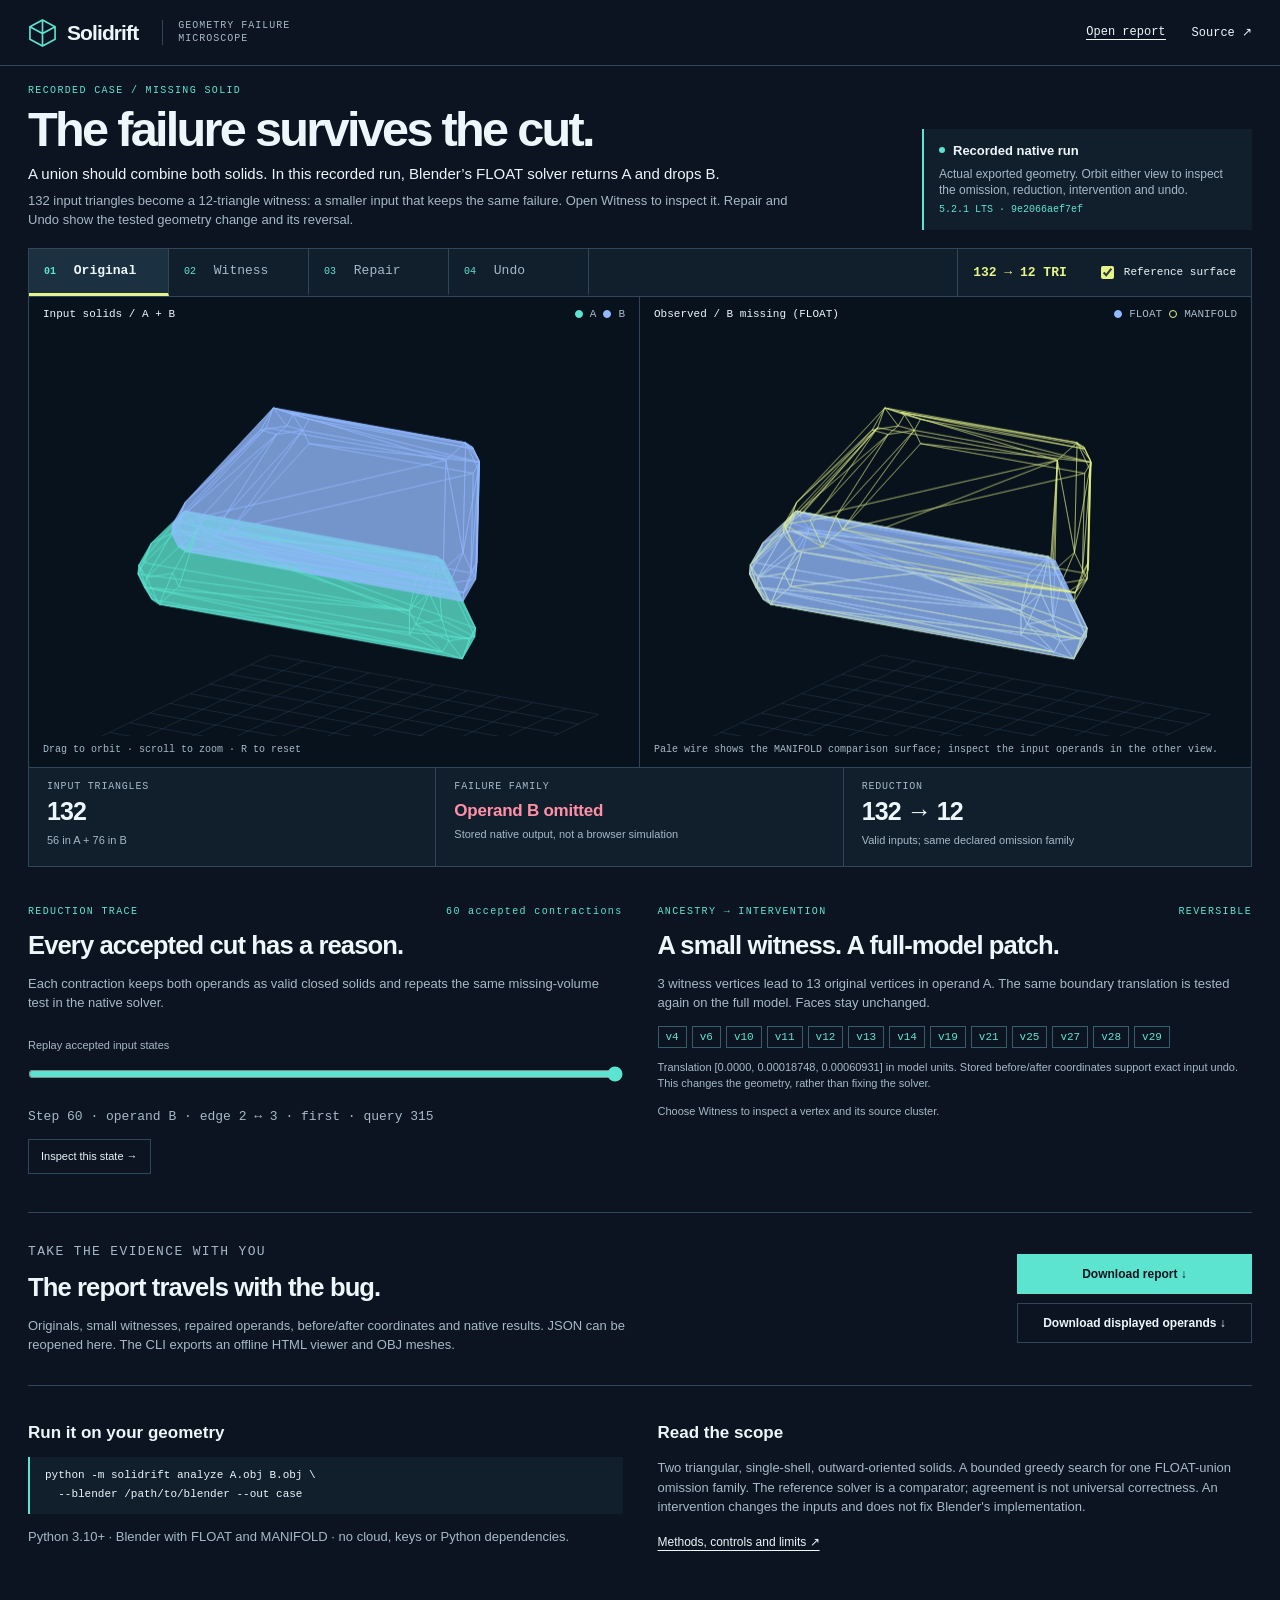
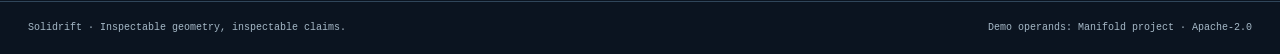
<file: docs/presentation/case/report.html>
<!doctype html>
<html lang="en">
<head>
<meta charset="utf-8"><meta name="viewport" content="width=device-width,initial-scale=1">
<meta name="description" content="A geometry failure microscope. Inspect a real Blender Boolean failure, its valid reduced witness, and a reversible patch.">
<title>Solidrift · Find the shape of a bug</title>
<link rel="icon" href="./favicon.svg" type="image/svg+xml">
<style>:root {
  color-scheme: dark;
  --paper: #0b1420;
  --surface: #111e2b;
  --plate: #08121d;
  --ink: #edf6fb;
  --muted: #a6b9c7;
  --line: #30465a;
  --blue: #93b9ff;
  --teal: #5de4d0;
  --orange: #e6f58a;
  --failure: #ff90a6;
  --mono: ui-monospace, SFMono-Regular, Consolas, monospace;
}
* { box-sizing: border-box; }
html { background: var(--paper); }
body { margin: 0; color: var(--ink); background: var(--paper); font: 15px/1.5 -apple-system, BlinkMacSystemFont, 'Segoe UI', sans-serif; }
button, input, a { -webkit-tap-highlight-color: transparent; }
button, a, label { touch-action: manipulation; }
button { font: inherit; cursor: pointer; }
a { color: inherit; text-underline-offset: 4px; }
button:focus-visible, a:focus-visible, label:focus-within, canvas:focus-visible, input:focus-visible, select:focus-visible { outline: 3px solid var(--orange); outline-offset: 3px; }
.vertex-inspector { display: flex; flex-wrap: wrap; gap: 12px; align-items: end; margin: 16px 0; }
.vertex-inspector[hidden] { display: none; }
.vertex-inspector label { display: grid; gap: 6px; color: var(--muted); font: 11px var(--mono); }
.vertex-inspector input, .vertex-inspector select { width: 100%; max-width: 190px; min-height: 38px; padding: 8px; border: 1px solid var(--line); background: var(--plate); color: var(--ink); font: 13px var(--mono); }
header { min-height: 66px; padding: 13px 28px; border-bottom: 1px solid var(--line); display: flex; align-items: center; justify-content: space-between; gap: 20px; }
.brand { display: inline-flex; align-items: center; gap: 10px; font-size: 21px; font-weight: 720; letter-spacing: -.9px; text-decoration: none; }
.brand svg { width: 29px; fill: none; stroke: var(--teal); stroke-width: 1.7; }
.brand span { margin-left: 14px; padding-left: 15px; border-left: 1px solid var(--line); max-width: 155px; color: var(--muted); font: 10px/1.25 var(--mono); letter-spacing: 1px; }
nav { display: flex; align-items: center; gap: 26px; font: 12px var(--mono); }
nav a { text-decoration: none; }
nav a:hover, .load:hover { color: var(--teal); }
.load { cursor: pointer; border-bottom: 1px solid currentColor; }
.load input { position: absolute; width: 1px; height: 1px; opacity: 0; }
main { max-width: 1480px; padding: 0 28px; margin: auto; }
.intro { display: grid; grid-template-columns: minmax(0, 1fr) minmax(255px, 330px); gap: 26px; align-items: end; padding: 18px 0; }
.eyebrow, .section-title { color: var(--teal); font: 10px/1.4 var(--mono); letter-spacing: 1.35px; }
.eyebrow { margin: 0; }
h1 { margin: 7px 0 8px; max-width: 920px; font-size: clamp(38px, 3.8vw, 58px); font-weight: 690; letter-spacing: -2.7px; line-height: 1.02; }
.orientation { margin: 0 0 8px; max-width: 780px; color: var(--ink); font-size: 15px; line-height: 1.45; }
.lead { margin: 0; max-width: 780px; color: var(--muted); font-size: 13px; line-height: 1.45; }
h2 { margin: 12px 0 9px; font-size: clamp(23px, 2vw, 30px); letter-spacing: -.9px; line-height: 1.16; }
h3 { margin: 0 0 12px; font-size: 17px; }
.receipt { padding: 12px 15px 13px; border-left: 2px solid var(--teal); background: var(--surface); font-size: 12px; }
.receipt b { font-size: 13px; }
.receipt p { margin: 5px 0 0; color: var(--muted); line-height: 1.36; }
.receipt .mono { color: var(--teal); }
.dot { display: inline-block; margin-right: 8px; width: 6px; height: 6px; border-radius: 50%; background: var(--teal); vertical-align: 2px; }
.mono { font: 10px/1.4 var(--mono); }
.workbench { overflow: hidden; border: 1px solid var(--line); background: var(--surface); }
.stagebar { display: flex; align-items: stretch; gap: 0; border-bottom: 1px solid var(--line); }
.stagebar button { flex: 0 0 auto; min-width: 140px; padding: 14px 15px; border: 0; border-right: 1px solid var(--line); border-bottom: 3px solid transparent; background: none; color: var(--muted); font: 13px/1.2 var(--mono); text-align: left; }
.stagebar button:hover:not(:disabled) { background: #1b3040; color: var(--ink); }
.stagebar button span { padding-right: 10px; color: var(--teal); font-size: 10px; }
.stagebar button.active { background: #1b3040; border-bottom-color: var(--orange); color: var(--ink); font-weight: 700; }
.stagebar button:disabled { opacity: .48; cursor: default; }
.case-ratio { display: flex; align-items: center; margin-left: auto; padding: 0 15px; border-left: 1px solid var(--line); color: var(--orange); font: 700 13px var(--mono); white-space: nowrap; }
.reference { display: flex; align-items: center; gap: 7px; padding: 0 15px; font: 11px var(--mono); white-space: nowrap; }
.reference input { accent-color: var(--orange); }
.canvases { display: grid; grid-template-columns: 1fr 1fr; }
figure { min-width: 0; margin: 0; background: var(--plate); }
figure:first-child { border-right: 1px solid var(--line); }
figcaption { display: flex; align-items: center; justify-content: space-between; gap: 12px; padding: 11px 14px 7px; color: var(--ink); font: 11px var(--mono); }
.key { display: flex; align-items: center; gap: 7px; color: var(--muted); white-space: nowrap; }
.key i { width: 8px; height: 8px; display: inline-block; border: 1px solid currentColor; border-radius: 50%; }
.key .a { color: var(--teal); background: var(--teal); }
.key .b, .key .f { color: var(--blue); background: var(--blue); }
.key .r { color: var(--orange); background: transparent; }
canvas { display: block; width: 100%; height: clamp(320px, 32vw, 490px); touch-action: none; cursor: grab; }
canvas:active { cursor: grabbing; }
.canvas-note { min-height: 31px; margin: 0; padding: 7px 14px; color: var(--muted); font: 10px/1.35 var(--mono); }
.facts { display: grid; grid-template-columns: repeat(3, 1fr); border-top: 1px solid var(--line); }
.facts>div { padding: 13px 18px 15px; border-right: 1px solid var(--line); }
.facts>div:last-child { border-right: 0; }
.facts small { display: block; color: var(--muted); font: 10px var(--mono); letter-spacing: .8px; }
.facts strong { display: block; margin: 4px 0 1px; font-size: 25px; font-weight: 600; line-height: 1.25; letter-spacing: -.9px; }
.facts strong.status { padding-top: 4px; color: var(--failure); font-size: 17px; letter-spacing: -.25px; }
.facts span { color: var(--muted); font-size: 11px; }
.inspection { display: grid; grid-template-columns: 1fr 1fr; gap: 35px; padding: 38px 0; }
.inspection>div { min-width: 0; }
.section-title { display: flex; justify-content: space-between; color: var(--teal); }
.inspection p, .exports p, .boundaries p { color: var(--muted); font-size: 13px; }
.timeline label { display: block; margin-top: 24px; font-size: 11px; color: var(--muted); }
.timeline input { width: 100%; margin: 13px 0; accent-color: var(--teal); }
.indices { display: flex; flex-wrap: wrap; gap: 5px; }
.indices span { padding: 4px 7px; border: 1px solid #355d6b; color: var(--teal); font: 11px var(--mono); }
.annotation { font-size: 11px!important; }
.quiet { padding: 8px 12px; background: transparent; border: 1px solid var(--line); color: var(--ink); font-size: 11px; }
.quiet:hover { border-color: var(--teal); }
.exports { display: flex; align-items: center; justify-content: space-between; gap: 35px; padding: 30px 0; border-block: 1px solid var(--line); }
.exports p { max-width: 620px; margin-bottom: 0; }
.export-actions { display: flex; flex-direction: column; gap: 9px; min-width: 235px; }
.export-actions button { padding: 10px 15px; border: 1px solid var(--teal); background: var(--teal); color: var(--paper); font-size: 12px; font-weight: 700; }
.export-actions button.quiet { background: transparent; color: var(--ink); border-color: var(--line); }
.export-actions a { font-size: 11px; text-align: center; }
.boundaries { display: grid; grid-template-columns: 1fr 1fr; gap: 35px; padding: 34px 0 42px; }
pre { margin: 0; padding: 9px 15px; overflow-x: auto; border-left: 2px solid var(--teal); background: var(--surface); color: var(--ink); font: 11px/1.75 var(--mono); }
.boundaries a { font-size: 12px; }
footer { display: flex; justify-content: space-between; gap: 20px; padding: 20px 28px; border-top: 1px solid var(--line); color: var(--muted); font: 10px var(--mono); }
#error { margin-bottom: 12px; padding: 12px 15px; border: 1px solid var(--failure); color: var(--ink); background: #39212e; font-size: 12px; }
button:disabled { opacity: .48; cursor: default; }
@media(max-width: 900px) { .intro { grid-template-columns: 1fr; gap: 14px; } .receipt { max-width: none; } .stagebar button { min-width: 115px; } }
@media(max-width: 760px) {
  header { min-height: 56px; padding: 10px 15px; }
  .brand { font-size: 19px; }
  .brand span { display: none; }
  nav { gap: 13px; font-size: 12px; }
  nav a, .load { display: inline-flex; align-items: center; min-height: 44px; }
  main { padding: 0 15px; }
  .intro { padding: 16px 0 15px; gap: 12px; }
  h1 { margin: 5px 0 7px; font-size: clamp(31px, 8.2vw, 46px); letter-spacing: -1.5px; }
  .lead { font-size: 12px; line-height: 1.35; }
  .orientation { font-size: 13px; line-height: 1.4; }
  .receipt { padding: 8px 10px; }
  .receipt p { display: none; }
  .receipt .mono { display: none; }
  .stagebar { display: grid; grid-template-columns: repeat(4, 1fr); }
  .stagebar button { min-width: 0; min-height: 52px; padding: 10px 4px; border-right: 1px solid var(--line); font-size: 12px; text-align: center; }
  .stagebar button span { display: block; padding: 0 0 3px; }
  .case-ratio { grid-column: 1 / 3; margin-left: 0; padding: 6px 10px; border-top: 1px solid var(--line); border-left: 0; font-size: 11px; }
  .reference { grid-column: 3 / -1; min-height: 44px; padding: 6px 8px; border-top: 1px solid var(--line); font-size: 12px; line-height: 1.35; white-space: normal; }
  .canvases { grid-template-columns: 1fr; }
  figure:first-child { border-right: 0; border-bottom: 1px solid var(--line); }
  canvas { height: min(72vw, 320px); }
  #input { height: min(50vw, 200px); }
  .workbench[data-stage="witness"] #input, .workbench[data-stage="repaired"] #input { height: min(72vw, 320px); }
  .facts { grid-template-columns: repeat(2, 1fr); }
  .facts>div { padding: 11px; }
  .facts>div:last-child { grid-column: 1 / -1; border-top: 1px solid var(--line); }
  .facts strong { font-size: 21px; }
  .inspection, .boundaries { grid-template-columns: 1fr; gap: 24px; padding: 28px 0; }
  .exports { display: block; }
  .export-actions { margin-top: 20px; }
  .export-actions a { text-align: left; }
  footer { padding: 16px; flex-direction: column; gap: 8px; }
}
@media(prefers-reduced-motion: reduce) { *, *::before, *::after { scroll-behavior: auto!important; transition-duration: 0.01ms!important; animation-duration: 0.01ms!important; } }
</style>
</head>
<body>
<header><a class="brand" href="#"><svg viewBox="0 0 30 30" aria-hidden="true"><path d="M15 2 28 9 28 22 15 29 2 22 2 9Z M2 9 15 16 28 9 M15 16V29 M15 2V16"/></svg>Solidrift<span>GEOMETRY FAILURE MICROSCOPE</span></a><nav><label class="load">Open report<input id="file" type="file" accept=".json,application/json"></label><a href="https://github.com/nazeeh111/Solidrift">Source ↗</a></nav></header>
<main>
<section class="intro"><div><p class="eyebrow" id="case-eyebrow">GEOMETRY FAILURE MICROSCOPE / LOADING</p><h1 id="case-headline">Inspect the recorded case.</h1><p class="orientation" id="case-orientation">A union should combine both input solids.</p><p class="lead" id="case-lead">Loading the stored inputs and native outputs.</p></div><aside class="receipt"><span class="dot"></span><b id="receipt-title">Loading native evidence</b><p id="receipt-detail">This viewer displays recorded geometry. Analysis runs locally in Blender.</p><p class="mono" id="backend"></p></aside></section>
<div id="error" role="alert" hidden></div>
<section class="workbench" aria-label="Geometry investigation">
<div class="stagebar" role="group" aria-label="Investigation stage"><button data-stage="original" class="active"><span>01</span> Original</button><button data-stage="witness"><span>02</span> Witness</button><button data-stage="repaired"><span>03</span> Repair</button><button data-stage="undo"><span>04</span> Undo</button><span class="case-ratio" id="case-ratio" aria-label="Triangle reduction">—</span><label class="reference"><input id="reference" type="checkbox" checked> Reference surface</label></div>
<div class="canvases"><figure><figcaption><span id="input-title">Input operands</span><span class="key"><i class="a"></i>A <i class="b"></i>B</span></figcaption><canvas id="input" tabindex="0" aria-label="Input mesh viewer. Drag to orbit, scroll to zoom, arrow keys to rotate, R to reset."></canvas><p class="canvas-note" id="input-note">Drag to orbit · scroll to zoom · R to reset</p></figure><figure><figcaption><span id="output-title">FLOAT union</span><span class="key"><i class="f"></i>FLOAT <i class="r"></i>MANIFOLD</span></figcaption><canvas id="output" tabindex="0" aria-label="Boolean output viewer. Drag to orbit, scroll to zoom, arrow keys to rotate, R to reset."></canvas><p class="canvas-note" id="output-note">Pale wire shows the MANIFOLD comparison surface</p></figure></div>
<div class="facts"><div><small>INPUT TRIANGLES</small><strong id="triangles">—</strong><span id="triangle-detail"></span></div><div><small>FAILURE FAMILY</small><strong class="status" id="fault">—</strong><span id="fault-detail"></span></div><div><small id="third-label">REDUCTION</small><strong id="third">—</strong><span id="third-detail"></span></div></div>
</section>
<section class="inspection"><div class="timeline"><div class="section-title"><span>REDUCTION TRACE</span><span class="mono" id="step-count"></span></div><h2>Every accepted cut has a reason.</h2><p>Each contraction keeps both operands as valid closed solids and repeats the same missing-volume test in the native solver.</p><label for="step">Replay accepted input states</label><input id="step" type="range" min="0" max="0" value="0"><p id="step-detail" class="mono"></p><button id="trace-view" class="quiet">Inspect this state →</button></div><div class="ancestry"><div class="section-title"><span>ANCESTRY → INTERVENTION</span><span class="mono">REVERSIBLE</span></div><h2>A small witness. A full-model patch.</h2><p id="patch-description"></p><div id="patch-vertices" class="indices"></div><p class="annotation" id="patch-bound"></p><div id="vertex-inspector" class="vertex-inspector" hidden><label for="vertex-side">Operand<select id="vertex-side"><option value="0">A</option><option value="1">B</option></select></label><label for="vertex-index">Vertex index · starts at 0<input id="vertex-index" type="number" min="0" step="1" inputmode="numeric" aria-describedby="vertex-range"></label><span id="vertex-range" class="annotation"></span></div><p class="annotation" id="selection" role="status">Choose Witness to inspect a vertex and its source cluster.</p></div></section>
<section class="exports"><div><p class="eyebrow">TAKE THE EVIDENCE WITH YOU</p><h2>The report travels with the bug.</h2><p>Originals, small witnesses, repaired operands, before/after coordinates and native results. JSON can be reopened here. The CLI exports an offline HTML viewer and OBJ meshes.</p></div><div class="export-actions"><button id="download-json">Download report ↓</button><button id="download-input" class="quiet">Download displayed operands ↓</button><a id="evidence-link" href="https://nazeeh111.github.io/Solidrift/demo/evidence.zip">Complete demo bundle ↗</a></div></section>
<section class="boundaries"><div><h3>Run it on your geometry</h3><pre><code>python -m solidrift analyze A.obj B.obj \
  --blender /path/to/blender --out case</code></pre><p>Python 3.10+ · Blender with FLOAT and MANIFOLD · no cloud, keys or Python dependencies.</p></div><div><h3>Read the scope</h3><p id="scope">Two triangular, single-shell, outward-oriented solids. A bounded greedy search for one FLOAT-union omission family. The reference solver is a comparator; agreement is not universal correctness. An intervention changes the inputs and does not fix Blender's implementation.</p><a href="https://github.com/nazeeh111/Solidrift/blob/main/docs/EVIDENCE.md">Methods, controls and limits ↗</a></div></section>
</main><footer><span>Solidrift · Inspectable geometry, inspectable claims.</span><span>Demo operands: Manifold project · Apache-2.0</span></footer>
<script id="solidrift-data" type="application/json">{"schema_version": 1, "status": "repaired", "baseline": {"backend": "5.2.1 LTS", "build_hash": "9e2066aef7ef", "solvers": ["FLOAT", "MANIFOLD"], "operation": "UNION", "inputs": {"A.obj": {"name": "A.obj", "vertices": [[-28.75, 19.485572814941406, -8.660253524780273], [-26.25, 23.815698623657227, -15.245190620422363], [-30.0, 21.650634765625, -8.660253524780273], [-30.0, 17.32050895690918, -4.330127239227295], [-28.75, 19.485572814941406, -2.565320471603627e-07], [-32.5, 21.650634765625, -4.330127239227295], [-30.0, 21.650634765625, -2.565320471603627e-07], [-27.5, 25.980762481689453, -15.245190620422363], [-26.25, 28.145824432373047, -15.245190620422363], [-30.0, 25.980762481689453, -10.915063858032227], [-27.5, 30.310888290405273, -10.915063858032227], [-23.75, 32.4759521484375, -8.660253524780273], [-25.0, 34.641014099121094, -4.330127239227295], [-25.0, 30.310888290405273, -2.565320471603627e-07], [-23.75, 32.4759521484375, -2.565320471603627e-07], [28.75, 19.485572814941406, -8.660253524780273], [26.25, 23.815698623657227, -15.245190620422363], [30.0, 21.650634765625, -8.660253524780273], [30.0, 17.32050895690918, -4.330127239227295], [28.75, 19.485572814941406, -2.565320471603627e-07], [32.5, 21.650634765625, -4.330127239227295], [30.0, 21.650634765625, -2.565320471603627e-07], [27.5, 25.980762481689453, -15.245190620422363], [26.25, 28.145824432373047, -15.245190620422363], [30.0, 25.980762481689453, -10.915063858032227], [23.75, 32.4759521484375, -8.660253524780273], [27.5, 30.310888290405273, -10.915063858032227], [25.0, 34.641014099121094, -4.330127239227295], [23.75, 32.4759521484375, -2.565320471603627e-07], [25.0, 30.310888290405273, -2.565320471603627e-07]], "faces": [[0, 7, 1], [1, 15, 0], [1, 23, 16], [2, 9, 7], [2, 7, 0], [3, 2, 0], [4, 13, 6], [4, 3, 19], [5, 9, 2], [5, 2, 3], [5, 3, 6], [5, 13, 12], [6, 3, 4], [6, 13, 5], [7, 9, 10], [7, 23, 1], [8, 7, 10], [8, 10, 11], [8, 23, 7], [10, 9, 12], [11, 10, 12], [11, 23, 8], [12, 9, 5], [12, 13, 14], [14, 13, 28], [15, 3, 0], [15, 22, 17], [15, 17, 18], [16, 15, 1], [16, 22, 15], [16, 23, 22], [17, 24, 20], [18, 3, 15], [18, 17, 20], [18, 21, 19], [19, 13, 4], [19, 3, 18], [20, 21, 18], [20, 24, 27], [21, 13, 19], [22, 24, 17], [22, 23, 26], [25, 23, 11], [25, 11, 27], [26, 24, 22], [26, 23, 27], [27, 11, 12], [27, 24, 26], [27, 23, 25], [27, 12, 28], [27, 21, 20], [28, 12, 14], [28, 13, 29], [29, 13, 21], [29, 21, 27], [29, 27, 28]]}, "B.obj": {"name": "B.obj", "vertices": [[-26.25, 28.14582633972168, -4.330126762390137], [-27.5, 25.980762481689453, 0.0], [-27.5, 30.310888290405273, -4.330126762390137], [-30.0, 30.310888290405273, 0.0], [-25.0, 25.980762481689453, 4.330127239227295], [-23.75, 28.14582633972168, 8.660253524780273], [-27.5, 30.310888290405273, 4.330127239227295], [-25.0, 30.310888290405273, 8.660253524780273], [-26.25, 32.4759521484375, -4.330126762390137], [-27.5, 34.641014099121094, 0.0], [-16.25, 41.136207580566406, 21.650634765625], [-21.54161834716797, 44.540496826171875, 14.650346755981445], [-17.79161834716797, 46.70555877685547, 10.320219993591309], [-19.04161834716797, 48.87062454223633, 14.650346755981445], [-20.0, 43.30126953125, 17.32050895690918], [-19.04161834716797, 44.540496826171875, 18.980472564697266], [-17.5, 43.30126953125, 21.650634765625], [-16.25, 45.466331481933594, 21.650634765625], [-17.5, 47.63139724731445, 17.32050895690918], [-17.79161834716797, 46.70555877685547, 18.980472564697266], [26.25, 28.14582633972168, -4.330126762390137], [27.5, 25.980762481689453, 0.0], [27.5, 30.310888290405273, -4.330126762390137], [30.0, 30.310888290405273, 0.0], [25.0, 25.980762481689453, 4.330127239227295], [23.75, 28.14582633972168, 8.660253524780273], [27.5, 30.310888290405273, 4.330127239227295], [25.0, 30.310888290405273, 8.660253524780273], [26.25, 32.4759521484375, -4.330126762390137], [27.5, 34.641014099121094, 0.0], [16.25, 41.136207580566406, 21.650634765625], [21.54161834716797, 44.540496826171875, 14.650346755981445], [17.79161834716797, 46.70555877685547, 10.320219993591309], [19.04161834716797, 48.87062454223633, 14.650346755981445], [20.0, 43.30126953125, 17.32050895690918], [17.5, 43.30126953125, 21.650634765625], [16.25, 45.466331481933594, 21.650634765625], [19.04161834716797, 44.540496826171875, 18.980472564697266], [17.5, 47.63139724731445, 17.32050895690918], [17.79161834716797, 46.70555877685547, 18.980472564697266]], "faces": [[2, 0, 1], [1, 4, 3], [3, 2, 1], [7, 4, 5], [3, 4, 6], [6, 4, 7], [8, 2, 9], [9, 2, 3], [11, 9, 3], [3, 6, 14], [0, 20, 1], [2, 22, 0], [8, 22, 2], [1, 24, 4], [4, 24, 5], [14, 6, 7], [5, 16, 7], [5, 30, 10], [8, 9, 12], [12, 9, 13], [12, 32, 8], [3, 14, 11], [13, 9, 11], [10, 16, 5], [16, 14, 7], [11, 14, 15], [11, 15, 13], [15, 14, 16], [16, 19, 15], [17, 19, 16], [15, 19, 13], [19, 18, 13], [17, 18, 19], [10, 35, 16], [12, 13, 32], [16, 35, 17], [13, 18, 33], [17, 36, 18], [1, 20, 21], [21, 24, 1], [0, 22, 20], [5, 24, 25], [8, 32, 28], [28, 22, 8], [20, 22, 21], [23, 24, 21], [21, 22, 23], [25, 24, 27], [26, 24, 23], [27, 24, 26], [29, 22, 28], [23, 22, 29], [29, 31, 23], [31, 26, 23], [25, 30, 5], [27, 35, 25], [26, 35, 27], [32, 29, 28], [33, 29, 32], [30, 35, 10], [32, 13, 33], [17, 35, 36], [33, 18, 38], [18, 36, 38], [26, 34, 35], [31, 34, 26], [33, 31, 29], [25, 35, 30], [31, 37, 34], [33, 37, 31], [35, 37, 36], [36, 37, 39], [34, 37, 35], [39, 37, 33], [38, 39, 33], [36, 39, 38]]}}, "outputs": {"FLOAT": {"vertices": [[-27.5, 25.980762481689453, 0.0], [-27.5, 30.310888290405273, -4.330126762390137], [-26.25, 32.4759521484375, -4.330126762390137], [27.5, 25.980762481689453, 0.0], [27.5, 30.310888290405273, -4.330126762390137], [26.25, 32.4759521484375, -4.330126762390137], [-28.75, 19.485572814941406, -8.660253524780273], [-26.25, 23.815698623657227, -15.245190620422363], [-30.0, 21.650634765625, -8.660253524780273], [-30.0, 17.32050895690918, -4.330127239227295], [-28.75, 19.485572814941406, -2.565320471603627e-07], [-32.5, 21.650634765625, -4.330127239227295], [-30.0, 21.650634765625, -2.565320471603627e-07], [-27.5, 25.980762481689453, -15.245190620422363], [-26.25, 28.145824432373047, -15.245190620422363], [-30.0, 25.980762481689453, -10.915063858032227], [-27.5, 30.310888290405273, -10.915063858032227], [-23.75, 32.4759521484375, -8.660253524780273], [-25.0, 34.641014099121094, -4.330127239227295], [-25.0, 30.310888290405273, -2.565320471603627e-07], [-23.75, 32.4759521484375, -2.565320471603627e-07], [28.75, 19.485572814941406, -8.660253524780273], [26.25, 23.815698623657227, -15.245190620422363], [30.0, 21.650634765625, -8.660253524780273], [30.0, 17.32050895690918, -4.330127239227295], [28.75, 19.485572814941406, -2.565320471603627e-07], [32.5, 21.650634765625, -4.330127239227295], [30.0, 21.650634765625, -2.565320471603627e-07], [27.5, 25.980762481689453, -15.245190620422363], [26.25, 28.145824432373047, -15.245190620422363], [30.0, 25.980762481689453, -10.915063858032227], [23.75, 32.4759521484375, -8.660253524780273], [27.5, 30.310888290405273, -10.915063858032227], [25.0, 34.641014099121094, -4.330127239227295], [23.75, 32.4759521484375, -2.565320471603627e-07], [25.0, 30.310888290405273, -2.565320471603627e-07], [27.5, 28.14582633972168, -2.1650638580322266], [2.4999942779541016, 25.980762481689453, 0.0], [-3.5, 25.980762481689453, -2.565320471603627e-07], [-26.5, 25.980762481689453, -2.565320471603627e-07], [25.629518508911133, 33.00547409057617, -3.784947395324707], [25.0, 33.5427131652832, -3.2318246364593506], [-8.43281078338623, 33.90523910522461, -2.8585774898529053], [24.575199127197266, 33.90523910522461, -2.8585774898529053], [-21.82625389099121, 33.90523910522461, -2.8585777282714844], [-24.575199127197266, 33.90523910522461, -2.8585774898529053], [-24.999998092651367, 33.54270935058594, -3.2318246364593506], [-27.5, 27.424137115478516, -1.4433754682540894], [-26.25, 32.4759521484375, -4.330126762390137], [26.25, 32.4759521484375, -4.330126762390137]], "faces": [[6, 13, 7], [7, 21, 6], [7, 29, 22], [8, 15, 13], [8, 13, 6], [9, 8, 6], [39, 12, 10], [10, 9, 25], [11, 15, 8], [11, 8, 9], [11, 9, 12], [11, 47, 1], [12, 9, 10], [0, 11, 12], [13, 15, 16], [13, 29, 7], [14, 13, 16], [14, 16, 17], [14, 29, 13], [16, 15, 18], [17, 16, 18], [17, 29, 14], [15, 1, 48], [18, 46, 45], [20, 19, 34], [21, 9, 6], [21, 28, 23], [21, 23, 24], [22, 21, 7], [22, 28, 21], [22, 29, 28], [23, 30, 26], [24, 9, 21], [24, 23, 26], [24, 27, 25], [38, 10, 25], [25, 9, 24], [26, 27, 24], [30, 49, 4], [37, 25, 27], [28, 30, 23], [28, 29, 32], [31, 29, 17], [31, 17, 33], [32, 30, 28], [32, 29, 33], [33, 17, 18], [33, 30, 32], [33, 29, 31], [33, 42, 43], [40, 4, 49], [42, 44, 20], [34, 19, 35], [35, 37, 3], [40, 35, 36], [41, 34, 35], [44, 18, 45], [38, 37, 19], [0, 39, 19], [43, 41, 33], [39, 38, 19], [47, 0, 19], [43, 42, 34], [19, 46, 2], [2, 48, 1], [41, 40, 33], [36, 3, 27], [36, 26, 4], [46, 20, 45], [3, 37, 27], [39, 0, 12], [0, 47, 11], [48, 18, 15], [15, 11, 1], [38, 39, 10], [4, 26, 30], [30, 33, 49], [37, 38, 25], [33, 18, 42], [49, 33, 40], [40, 36, 4], [20, 34, 42], [44, 45, 20], [35, 19, 37], [41, 35, 40], [35, 3, 36], [41, 43, 34], [44, 42, 18], [2, 1, 19], [1, 47, 19], [2, 46, 18], [2, 18, 48], [36, 27, 26], [46, 19, 20]], "volume": 10803.472225210138}, "MANIFOLD": {"vertices": [[-28.75, 19.485572814941406, -8.660253524780273], [-26.25, 23.815698623657227, -15.245190620422363], [-30.0, 21.650634765625, -8.660253524780273], [-30.0, 17.32050895690918, -4.330127239227295], [-28.75, 19.485572814941406, -2.565320471603627e-07], [-32.5, 21.650634765625, -4.330127239227295], [-30.0, 21.650634765625, -2.565320471603627e-07], [-30.0, 25.980762481689453, -10.915063858032227], [-27.5, 25.980762481689453, -15.245190620422363], [-26.25, 28.145824432373047, -15.245190620422363], [-27.5, 30.310888290405273, -10.915063858032227], [-23.75, 32.4759521484375, -8.660253524780273], [-27.5, 27.424137115478516, -1.4433757066726685], [-27.5, 25.980762481689453, 0.0], [-27.5, 25.980762481689453, -2.565320471603627e-07], [-26.5, 25.980762481689453, -2.565320471603627e-07], [-27.5, 30.310888290405273, -4.330126762390137], [-26.25, 32.4759521484375, -4.330126762390137], [-30.0, 30.310888290405273, 0.0], [-3.50000262260437, 25.980762481689453, -2.565320471603627e-07], [-25.0, 25.980762481689453, 4.330127239227295], [-27.5, 30.310888290405273, 4.330127239227295], [-25.0, 30.310888290405273, 8.660253524780273], [-23.75, 28.14582633972168, 8.660253524780273], [-25.0, 34.641014099121094, -4.330127239227295], [-25.0, 33.5427131652832, -3.2318248748779297], [-24.5752010345459, 33.90523910522461, -2.8585779666900635], [-27.5, 34.641014099121094, 0.0], [-21.826255798339844, 33.90523910522461, -2.8585779666900635], [-8.43281078338623, 33.90523910522461, -2.8585779666900635], [-17.79161834716797, 46.70555877685547, 10.320219993591309], [-21.54161834716797, 44.540496826171875, 14.650346755981445], [-20.0, 43.30126953125, 17.32050895690918], [-19.04161834716797, 44.540496826171875, 18.980472564697266], [-17.5, 43.30126953125, 21.650634765625], [-19.04161834716797, 48.87062454223633, 14.650346755981445], [-17.79161834716797, 46.70555877685547, 18.980472564697266], [-17.5, 47.63139724731445, 17.32050895690918], [-16.25, 41.136207580566406, 21.650634765625], [-16.25, 45.466331481933594, 21.650634765625], [2.499993085861206, 25.980762481689453, -2.565320471603627e-07], [28.75, 19.485572814941406, -8.660253524780273], [26.25, 23.815698623657227, -15.245190620422363], [30.0, 21.650634765625, -8.660253524780273], [30.0, 17.32050895690918, -4.330127239227295], [28.75, 19.485572814941406, -2.565320471603627e-07], [32.5, 21.650634765625, -4.330127239227295], [30.0, 21.650634765625, -2.565320471603627e-07], [23.75, 32.4759521484375, -8.660253524780273], [27.5, 25.980762481689453, -15.245190620422363], [26.25, 28.145824432373047, -15.245190620422363], [30.0, 25.980762481689453, -10.915063858032227], [27.5, 30.310888290405273, -10.915063858032227], [27.5, 28.14582633972168, -2.1650640964508057], [27.5, 25.980762481689453, 0.0], [27.5, 30.310888290405273, -4.330126762390137], [26.25, 32.4759521484375, -4.330126762390137], [25.629520416259766, 33.00547409057617, -3.784947395324707], [30.0, 30.310888290405273, 0.0], [23.75, 28.14582633972168, 8.660253524780273], [25.0, 25.980762481689453, 4.330127239227295], [27.5, 30.310888290405273, 4.330127239227295], [25.0, 30.310888290405273, 8.660253524780273], [25.0, 34.641014099121094, -4.330127239227295], [25.0, 33.5427131652832, -3.2318248748779297], [24.5752010345459, 33.90523910522461, -2.8585779666900635], [27.5, 34.641014099121094, 0.0], [17.79161834716797, 46.70555877685547, 10.320219993591309], [21.54161834716797, 44.540496826171875, 14.650346755981445], [16.25, 41.136207580566406, 21.650634765625], [20.0, 43.30126953125, 17.32050895690918], [19.04161834716797, 44.540496826171875, 18.980472564697266], [17.5, 43.30126953125, 21.650634765625], [19.04161834716797, 48.87062454223633, 14.650346755981445], [17.79161834716797, 46.70555877685547, 18.980472564697266], [16.25, 45.466331481933594, 21.650634765625], [17.5, 47.63139724731445, 17.32050895690918]], "faces": [[0, 8, 1], [0, 1, 41], [1, 50, 42], [2, 7, 8], [0, 2, 8], [0, 3, 2], [6, 15, 13], [3, 45, 4], [2, 5, 7], [2, 3, 5], [3, 6, 5], [5, 12, 16], [24, 17, 25], [3, 4, 6], [14, 13, 12], [8, 7, 10], [1, 8, 50], [8, 10, 9], [9, 10, 11], [8, 9, 50], [7, 24, 10], [10, 24, 11], [9, 11, 50], [17, 24, 7], [24, 25, 26], [0, 41, 3], [41, 49, 43], [41, 43, 44], [1, 42, 41], [41, 42, 49], [42, 50, 49], [43, 51, 46], [3, 41, 44], [43, 46, 44], [44, 47, 45], [19, 4, 45], [3, 44, 45], [44, 46, 47], [46, 51, 63], [40, 45, 47], [43, 49, 51], [49, 50, 52], [11, 48, 50], [11, 63, 48], [49, 52, 51], [50, 63, 52], [11, 24, 63], [51, 52, 63], [50, 48, 63], [63, 29, 65], [55, 46, 63], [24, 28, 29], [47, 54, 40], [47, 53, 54], [63, 64, 57], [63, 65, 64], [13, 20, 18], [12, 18, 16], [20, 23, 22], [18, 20, 21], [20, 22, 21], [16, 27, 17], [16, 18, 27], [18, 31, 27], [18, 21, 32], [13, 60, 20], [20, 60, 23], [21, 22, 32], [23, 34, 22], [23, 69, 38], [17, 27, 30], [27, 35, 30], [26, 30, 28], [18, 32, 31], [27, 31, 35], [23, 38, 34], [22, 34, 32], [31, 32, 33], [31, 33, 35], [32, 34, 33], [33, 34, 36], [34, 39, 36], [35, 33, 36], [35, 36, 37], [39, 37, 36], [38, 72, 34], [30, 35, 67], [34, 72, 39], [35, 37, 73], [39, 75, 37], [60, 15, 19], [23, 60, 59], [65, 29, 67], [54, 58, 60], [58, 53, 55], [60, 62, 59], [58, 61, 60], [60, 61, 62], [55, 56, 66], [55, 66, 58], [58, 66, 68], [58, 68, 61], [23, 59, 69], [59, 62, 72], [61, 72, 62], [56, 67, 66], [66, 67, 73], [38, 69, 72], [35, 73, 67], [39, 72, 75], [37, 76, 73], [37, 75, 76], [61, 70, 72], [61, 68, 70], [66, 73, 68], [59, 72, 69], [68, 71, 70], [68, 73, 71], [72, 71, 75], [75, 71, 74], [70, 71, 72], [73, 74, 71], [73, 76, 74], [75, 74, 76], [6, 4, 15], [13, 14, 6], [12, 5, 14], [5, 6, 14], [7, 5, 16], [16, 17, 7], [19, 15, 4], [40, 19, 45], [63, 24, 29], [55, 53, 46], [53, 47, 46], [63, 57, 56], [63, 56, 55], [24, 26, 28], [12, 13, 18], [25, 17, 30], [30, 67, 28], [26, 25, 30], [60, 13, 15], [19, 40, 60], [40, 54, 60], [57, 64, 67], [64, 65, 67], [29, 28, 67], [56, 57, 67], [58, 54, 53]], "volume": 24655.831195052313}}, "input_checks": [{"vertex_count": 30, "face_count": 56, "edge_count": 84, "bad_edges": [], "bad_links": [], "degenerate": [], "intersections": [], "signed_volume": 10803.472225763539, "volume_exact": "398577774512178618767805/36893488147419103232", "components": [{"faces": 56, "signed_volume": 10803.472225763539, "volume_exact": "398577774512178618767805/36893488147419103232", "positive_orientation": true}], "bbox": [[-32.5, 32.5], [17.32050895690918, 34.641014099121094], [-15.245190620422363, -2.565320471603627e-07]], "valid": true, "reasons": [], "prohibited_pairs": [], "coordinate_interpretation": "exact Fraction(number), including exact binary values for floats"}, {"vertex_count": 40, "face_count": 76, "edge_count": 114, "bad_edges": [], "bad_links": [], "degenerate": [], "intersections": [], "signed_volume": 15240.582323021787, "volume_exact": "4392798775735698535343/288230376151711744", "components": [{"faces": 76, "signed_volume": 15240.582323021787, "volume_exact": "4392798775735698535343/288230376151711744", "positive_orientation": true}], "bbox": [[-30.0, 30.0], [25.980762481689453, 48.87062454223633], [-4.330126762390137, 21.650634765625]], "valid": true, "reasons": [], "prohibited_pairs": [], "coordinate_interpretation": "exact Fraction(number), including exact binary values for floats"}], "reference_check": {"vertex_count": 77, "face_count": 150, "edge_count": 225, "bad_edges": [], "bad_links": [], "degenerate": [], "intersections": [], "signed_volume": 24655.831195052317, "volume_exact": "5722957619665644027452761760263/232113757366008801543585792", "components": [{"faces": 150, "signed_volume": 24655.831195052317, "volume_exact": "5722957619665644027452761760263/232113757366008801543585792", "positive_orientation": true}], "bbox": [[-32.5, 32.5], [17.32050895690918, 48.87062454223633], [-15.245190620422363, 21.650634765625]], "valid": true, "reasons": [], "prohibited_pairs": [], "coordinate_interpretation": "exact Fraction(number), including exact binary values for floats"}, "failure_signature": {"family": "FLOAT_UNION_missing_second_operand_volume", "matches": true, "input_a_volume": 10803.47222576354, "input_b_volume": 15240.582323021787, "output_volume": 10803.472225210138, "absolute_difference_from_a": 5.534020601771772e-07, "tolerance": 0.15240582323021787, "b_to_a_ratio": 1.4107114828024332}}, "reduction": {"schema_version": 1, "method": "greedy_valid_oriented_edge_collapse", "original_operands": [{"name": "A.obj", "vertices": [[-28.75, 19.485572814941406, -8.660253524780273], [-26.25, 23.815698623657227, -15.245190620422363], [-30.0, 21.650634765625, -8.660253524780273], [-30.0, 17.32050895690918, -4.330127239227295], [-28.75, 19.485572814941406, -2.565320471603627e-07], [-32.5, 21.650634765625, -4.330127239227295], [-30.0, 21.650634765625, -2.565320471603627e-07], [-27.5, 25.980762481689453, -15.245190620422363], [-26.25, 28.145824432373047, -15.245190620422363], [-30.0, 25.980762481689453, -10.915063858032227], [-27.5, 30.310888290405273, -10.915063858032227], [-23.75, 32.4759521484375, -8.660253524780273], [-25.0, 34.641014099121094, -4.330127239227295], [-25.0, 30.310888290405273, -2.565320471603627e-07], [-23.75, 32.4759521484375, -2.565320471603627e-07], [28.75, 19.485572814941406, -8.660253524780273], [26.25, 23.815698623657227, -15.245190620422363], [30.0, 21.650634765625, -8.660253524780273], [30.0, 17.32050895690918, -4.330127239227295], [28.75, 19.485572814941406, -2.565320471603627e-07], [32.5, 21.650634765625, -4.330127239227295], [30.0, 21.650634765625, -2.565320471603627e-07], [27.5, 25.980762481689453, -15.245190620422363], [26.25, 28.145824432373047, -15.245190620422363], [30.0, 25.980762481689453, -10.915063858032227], [23.75, 32.4759521484375, -8.660253524780273], [27.5, 30.310888290405273, -10.915063858032227], [25.0, 34.641014099121094, -4.330127239227295], [23.75, 32.4759521484375, -2.565320471603627e-07], [25.0, 30.310888290405273, -2.565320471603627e-07]], "faces": [[0, 7, 1], [1, 15, 0], [1, 23, 16], [2, 9, 7], [2, 7, 0], [3, 2, 0], [4, 13, 6], [4, 3, 19], [5, 9, 2], [5, 2, 3], [5, 3, 6], [5, 13, 12], [6, 3, 4], [6, 13, 5], [7, 9, 10], [7, 23, 1], [8, 7, 10], [8, 10, 11], [8, 23, 7], [10, 9, 12], [11, 10, 12], [11, 23, 8], [12, 9, 5], [12, 13, 14], [14, 13, 28], [15, 3, 0], [15, 22, 17], [15, 17, 18], [16, 15, 1], [16, 22, 15], [16, 23, 22], [17, 24, 20], [18, 3, 15], [18, 17, 20], [18, 21, 19], [19, 13, 4], [19, 3, 18], [20, 21, 18], [20, 24, 27], [21, 13, 19], [22, 24, 17], [22, 23, 26], [25, 23, 11], [25, 11, 27], [26, 24, 22], [26, 23, 27], [27, 11, 12], [27, 24, 26], [27, 23, 25], [27, 12, 28], [27, 21, 20], [28, 12, 14], [28, 13, 29], [29, 13, 21], [29, 21, 27], [29, 27, 28]], "ancestry": [{"weights": {"0": 1.0}, "cluster": [0]}, {"weights": {"1": 1.0}, "cluster": [1]}, {"weights": {"2": 1.0}, "cluster": [2]}, {"weights": {"3": 1.0}, "cluster": [3]}, {"weights": {"4": 1.0}, "cluster": [4]}, {"weights": {"5": 1.0}, "cluster": [5]}, {"weights": {"6": 1.0}, "cluster": [6]}, {"weights": {"7": 1.0}, "cluster": [7]}, {"weights": {"8": 1.0}, "cluster": [8]}, {"weights": {"9": 1.0}, "cluster": [9]}, {"weights": {"10": 1.0}, "cluster": [10]}, {"weights": {"11": 1.0}, "cluster": [11]}, {"weights": {"12": 1.0}, "cluster": [12]}, {"weights": {"13": 1.0}, "cluster": [13]}, {"weights": {"14": 1.0}, "cluster": [14]}, {"weights": {"15": 1.0}, "cluster": [15]}, {"weights": {"16": 1.0}, "cluster": [16]}, {"weights": {"17": 1.0}, "cluster": [17]}, {"weights": {"18": 1.0}, "cluster": [18]}, {"weights": {"19": 1.0}, "cluster": [19]}, {"weights": {"20": 1.0}, "cluster": [20]}, {"weights": {"21": 1.0}, "cluster": [21]}, {"weights": {"22": 1.0}, "cluster": [22]}, {"weights": {"23": 1.0}, "cluster": [23]}, {"weights": {"24": 1.0}, "cluster": [24]}, {"weights": {"25": 1.0}, "cluster": [25]}, {"weights": {"26": 1.0}, "cluster": [26]}, {"weights": {"27": 1.0}, "cluster": [27]}, {"weights": {"28": 1.0}, "cluster": [28]}, {"weights": {"29": 1.0}, "cluster": [29]}]}, {"name": "B.obj", "vertices": [[-26.25, 28.14582633972168, -4.330126762390137], [-27.5, 25.980762481689453, 0.0], [-27.5, 30.310888290405273, -4.330126762390137], [-30.0, 30.310888290405273, 0.0], [-25.0, 25.980762481689453, 4.330127239227295], [-23.75, 28.14582633972168, 8.660253524780273], [-27.5, 30.310888290405273, 4.330127239227295], [-25.0, 30.310888290405273, 8.660253524780273], [-26.25, 32.4759521484375, -4.330126762390137], [-27.5, 34.641014099121094, 0.0], [-16.25, 41.136207580566406, 21.650634765625], [-21.54161834716797, 44.540496826171875, 14.650346755981445], [-17.79161834716797, 46.70555877685547, 10.320219993591309], [-19.04161834716797, 48.87062454223633, 14.650346755981445], [-20.0, 43.30126953125, 17.32050895690918], [-19.04161834716797, 44.540496826171875, 18.980472564697266], [-17.5, 43.30126953125, 21.650634765625], [-16.25, 45.466331481933594, 21.650634765625], [-17.5, 47.63139724731445, 17.32050895690918], [-17.79161834716797, 46.70555877685547, 18.980472564697266], [26.25, 28.14582633972168, -4.330126762390137], [27.5, 25.980762481689453, 0.0], [27.5, 30.310888290405273, -4.330126762390137], [30.0, 30.310888290405273, 0.0], [25.0, 25.980762481689453, 4.330127239227295], [23.75, 28.14582633972168, 8.660253524780273], [27.5, 30.310888290405273, 4.330127239227295], [25.0, 30.310888290405273, 8.660253524780273], [26.25, 32.4759521484375, -4.330126762390137], [27.5, 34.641014099121094, 0.0], [16.25, 41.136207580566406, 21.650634765625], [21.54161834716797, 44.540496826171875, 14.650346755981445], [17.79161834716797, 46.70555877685547, 10.320219993591309], [19.04161834716797, 48.87062454223633, 14.650346755981445], [20.0, 43.30126953125, 17.32050895690918], [17.5, 43.30126953125, 21.650634765625], [16.25, 45.466331481933594, 21.650634765625], [19.04161834716797, 44.540496826171875, 18.980472564697266], [17.5, 47.63139724731445, 17.32050895690918], [17.79161834716797, 46.70555877685547, 18.980472564697266]], "faces": [[2, 0, 1], [1, 4, 3], [3, 2, 1], [7, 4, 5], [3, 4, 6], [6, 4, 7], [8, 2, 9], [9, 2, 3], [11, 9, 3], [3, 6, 14], [0, 20, 1], [2, 22, 0], [8, 22, 2], [1, 24, 4], [4, 24, 5], [14, 6, 7], [5, 16, 7], [5, 30, 10], [8, 9, 12], [12, 9, 13], [12, 32, 8], [3, 14, 11], [13, 9, 11], [10, 16, 5], [16, 14, 7], [11, 14, 15], [11, 15, 13], [15, 14, 16], [16, 19, 15], [17, 19, 16], [15, 19, 13], [19, 18, 13], [17, 18, 19], [10, 35, 16], [12, 13, 32], [16, 35, 17], [13, 18, 33], [17, 36, 18], [1, 20, 21], [21, 24, 1], [0, 22, 20], [5, 24, 25], [8, 32, 28], [28, 22, 8], [20, 22, 21], [23, 24, 21], [21, 22, 23], [25, 24, 27], [26, 24, 23], [27, 24, 26], [29, 22, 28], [23, 22, 29], [29, 31, 23], [31, 26, 23], [25, 30, 5], [27, 35, 25], [26, 35, 27], [32, 29, 28], [33, 29, 32], [30, 35, 10], [32, 13, 33], [17, 35, 36], [33, 18, 38], [18, 36, 38], [26, 34, 35], [31, 34, 26], [33, 31, 29], [25, 35, 30], [31, 37, 34], [33, 37, 31], [35, 37, 36], [36, 37, 39], [34, 37, 35], [39, 37, 33], [38, 39, 33], [36, 39, 38]], "ancestry": [{"weights": {"0": 1.0}, "cluster": [0]}, {"weights": {"1": 1.0}, "cluster": [1]}, {"weights": {"2": 1.0}, "cluster": [2]}, {"weights": {"3": 1.0}, "cluster": [3]}, {"weights": {"4": 1.0}, "cluster": [4]}, {"weights": {"5": 1.0}, "cluster": [5]}, {"weights": {"6": 1.0}, "cluster": [6]}, {"weights": {"7": 1.0}, "cluster": [7]}, {"weights": {"8": 1.0}, "cluster": [8]}, {"weights": {"9": 1.0}, "cluster": [9]}, {"weights": {"10": 1.0}, "cluster": [10]}, {"weights": {"11": 1.0}, "cluster": [11]}, {"weights": {"12": 1.0}, "cluster": [12]}, {"weights": {"13": 1.0}, "cluster": [13]}, {"weights": {"14": 1.0}, "cluster": [14]}, {"weights": {"15": 1.0}, "cluster": [15]}, {"weights": {"16": 1.0}, "cluster": [16]}, {"weights": {"17": 1.0}, "cluster": [17]}, {"weights": {"18": 1.0}, "cluster": [18]}, {"weights": {"19": 1.0}, "cluster": [19]}, {"weights": {"20": 1.0}, "cluster": [20]}, {"weights": {"21": 1.0}, "cluster": [21]}, {"weights": {"22": 1.0}, "cluster": [22]}, {"weights": {"23": 1.0}, "cluster": [23]}, {"weights": {"24": 1.0}, "cluster": [24]}, {"weights": {"25": 1.0}, "cluster": [25]}, {"weights": {"26": 1.0}, "cluster": [26]}, {"weights": {"27": 1.0}, "cluster": [27]}, {"weights": {"28": 1.0}, "cluster": [28]}, {"weights": {"29": 1.0}, "cluster": [29]}, {"weights": {"30": 1.0}, "cluster": [30]}, {"weights": {"31": 1.0}, "cluster": [31]}, {"weights": {"32": 1.0}, "cluster": [32]}, {"weights": {"33": 1.0}, "cluster": [33]}, {"weights": {"34": 1.0}, "cluster": [34]}, {"weights": {"35": 1.0}, "cluster": [35]}, {"weights": {"36": 1.0}, "cluster": [36]}, {"weights": {"37": 1.0}, "cluster": [37]}, {"weights": {"38": 1.0}, "cluster": [38]}, {"weights": {"39": 1.0}, "cluster": [39]}]}], "operands": [{"name": "A.obj", "vertices": [[-32.5, 21.650634765625, -4.330127239227295], [-29.375, 20.568103790283203, -2.565320471603627e-07], [-25.0, 34.641014099121094, -4.330127239227295], [31.25, 19.485572814941406, -4.330127239227295], [25.0, 34.641014099121094, -4.330127239227295]], "faces": [[1, 2, 0], [2, 3, 0], [1, 0, 3], [4, 3, 2], [4, 1, 3], [4, 2, 1]], "ancestry": [{"weights": {"5": 1.0}, "cluster": [0, 1, 2, 3, 5, 7, 8, 9]}, {"weights": {"4": 0.5, "6": 0.5}, "cluster": [4, 6, 19, 21]}, {"weights": {"12": 1.0}, "cluster": [10, 11, 12, 13, 14]}, {"weights": {"18": 0.5, "20": 0.5}, "cluster": [15, 16, 17, 18, 20, 22, 23, 24, 26]}, {"weights": {"27": 1.0}, "cluster": [25, 27, 28, 29]}]}, {"name": "B.obj", "vertices": [[-26.25, 28.14582633972168, -4.330126762390137], [-27.5, 25.980762481689453, 0.0], [-26.875, 31.393421173095703, -4.330126762390137], [26.875, 31.393421173095703, -4.330126762390137], [18.307262420654297, 45.6995849609375, 16.192922592163086]], "faces": [[2, 0, 1], [0, 3, 1], [2, 3, 0], [1, 4, 2], [2, 4, 3], [3, 4, 1]], "ancestry": [{"weights": {"0": 1.0}, "cluster": [0]}, {"weights": {"1": 1.0}, "cluster": [1, 4, 5, 6, 7]}, {"weights": {"2": 0.5, "8": 0.5}, "cluster": [2, 3, 8, 9, 10, 11, 12, 13, 14, 15, 16, 17, 18, 19]}, {"weights": {"22": 0.5, "28": 0.5}, "cluster": [20, 21, 22, 23, 24, 25, 26, 27, 28, 29]}, {"weights": {"30": 0.0625, "35": 0.0625, "36": 0.125, "34": 0.0625, "37": 0.0625, "38": 0.0625, "39": 0.0625, "31": 0.125, "33": 0.125, "32": 0.25}, "cluster": [30, 31, 32, 33, 34, 35, 36, 37, 38, 39]}]}], "accepted_steps": [{"step": 1, "operand": 0, "operand_name": "A.obj", "edge": [0, 2], "choice": "midpoint", "source_edge": [[0], [2]], "vertex_before": [[-28.75, 19.485572814941406, -8.660253524780273], [-30.0, 21.650634765625, -8.660253524780273]], "vertex_after": [-29.375, 20.568103790283203, -8.660253524780273], "input_metrics": [{"vertices": 29, "triangles": 54, "boundary_edges": 0, "nonmanifold_edges": 0, "inconsistent_edges": 0, "bad_vertex_links": [], "degenerate_faces": [], "intersections": [], "volume": 10688.364408227211, "tolerance": 6.5e-08, "valid": true}, {"vertices": 40, "triangles": 76, "boundary_edges": 0, "nonmanifold_edges": 0, "inconsistent_edges": 0, "bad_vertex_links": [], "degenerate_faces": [], "intersections": [], "volume": 15240.582323021787, "tolerance": 6.000000000000001e-08, "valid": true}], "failure_signature": {"family": "FLOAT_UNION_missing_second_operand_volume", "matches": true, "input_a_volume": 10688.364408227211, "input_b_volume": 15240.582323021787, "output_volume": 10688.364407293555, "absolute_difference_from_a": 9.336563380202278e-07, "tolerance": 0.15240582323021787, "b_to_a_ratio": 1.4259040710934754}, "native_query": 3}, {"step": 2, "operand": 1, "operand_name": "B.obj", "edge": [18, 19], "choice": "midpoint", "source_edge": [[18], [19]], "vertex_before": [[-17.5, 47.63139724731445, 17.32050895690918], [-17.79161834716797, 46.70555877685547, 18.980472564697266]], "vertex_after": [-17.645809173583984, 47.168479919433594, 18.150489807128906], "input_metrics": [{"vertices": 29, "triangles": 54, "boundary_edges": 0, "nonmanifold_edges": 0, "inconsistent_edges": 0, "bad_vertex_links": [], "degenerate_faces": [], "intersections": [], "volume": 10688.364408227211, "tolerance": 6.5e-08, "valid": true}, {"vertices": 39, "triangles": 74, "boundary_edges": 0, "nonmanifold_edges": 0, "inconsistent_edges": 0, "bad_vertex_links": [], "degenerate_faces": [], "intersections": [], "volume": 15234.042952512698, "tolerance": 6.000000000000001e-08, "valid": true}], "failure_signature": {"family": "FLOAT_UNION_missing_second_operand_volume", "matches": true, "input_a_volume": 10688.364408227211, "input_b_volume": 15234.042952512698, "output_volume": 10688.364407293555, "absolute_difference_from_a": 9.336563380202278e-07, "tolerance": 0.152340429525127, "b_to_a_ratio": 1.4252922496529514}, "native_query": 4}, {"step": 3, "operand": 0, "operand_name": "A.obj", "edge": [3, 5], "choice": "midpoint", "source_edge": [[4], [6]], "vertex_before": [[-28.75, 19.485572814941406, -2.565320471603627e-07], [-30.0, 21.650634765625, -2.565320471603627e-07]], "vertex_after": [-29.375, 20.568103790283203, -2.565320471603627e-07], "input_metrics": [{"vertices": 28, "triangles": 52, "boundary_edges": 0, "nonmanifold_edges": 0, "inconsistent_edges": 0, "bad_vertex_links": [], "degenerate_faces": [], "intersections": [], "volume": 10635.630068194212, "tolerance": 6.5e-08, "valid": true}, {"vertices": 39, "triangles": 74, "boundary_edges": 0, "nonmanifold_edges": 0, "inconsistent_edges": 0, "bad_vertex_links": [], "degenerate_faces": [], "intersections": [], "volume": 15234.042952512698, "tolerance": 6.000000000000001e-08, "valid": true}], "failure_signature": {"family": "FLOAT_UNION_missing_second_operand_volume", "matches": true, "input_a_volume": 10635.630068194212, "input_b_volume": 15234.042952512698, "output_volume": 10635.630076679765, "absolute_difference_from_a": 8.485552825732157e-06, "tolerance": 0.152340429525127, "b_to_a_ratio": 1.4323592354034589}, "native_query": 5}, {"step": 4, "operand": 1, "operand_name": "B.obj", "edge": [37, 38], "choice": "midpoint", "source_edge": [[38], [39]], "vertex_before": [[17.5, 47.63139724731445, 17.32050895690918], [17.79161834716797, 46.70555877685547, 18.980472564697266]], "vertex_after": [17.645809173583984, 47.168479919433594, 18.150489807128906], "input_metrics": [{"vertices": 28, "triangles": 52, "boundary_edges": 0, "nonmanifold_edges": 0, "inconsistent_edges": 0, "bad_vertex_links": [], "degenerate_faces": [], "intersections": [], "volume": 10635.630068194212, "tolerance": 6.5e-08, "valid": true}, {"vertices": 38, "triangles": 72, "boundary_edges": 0, "nonmanifold_edges": 0, "inconsistent_edges": 0, "bad_vertex_links": [], "degenerate_faces": [], "intersections": [], "volume": 15230.483703695874, "tolerance": 6.000000000000001e-08, "valid": true}], "failure_signature": {"family": "FLOAT_UNION_missing_second_operand_volume", "matches": true, "input_a_volume": 10635.630068194212, "input_b_volume": 15230.483703695874, "output_volume": 10635.630076679765, "absolute_difference_from_a": 8.485552825732157e-06, "tolerance": 0.15230483703695877, "b_to_a_ratio": 1.4320245820924653}, "native_query": 6}, {"step": 5, "operand": 0, "operand_name": "A.obj", "edge": [5, 6], "choice": "midpoint", "source_edge": [[7], [8]], "vertex_before": [[-27.5, 25.980762481689453, -15.245190620422363], [-26.25, 28.145824432373047, -15.245190620422363]], "vertex_after": [-26.875, 27.06329345703125, -15.245190620422363], "input_metrics": [{"vertices": 27, "triangles": 50, "boundary_edges": 0, "nonmanifold_edges": 0, "inconsistent_edges": 0, "bad_vertex_links": [], "degenerate_faces": [], "intersections": [], "volume": 10563.369519211126, "tolerance": 6.5e-08, "valid": true}, {"vertices": 38, "triangles": 72, "boundary_edges": 0, "nonmanifold_edges": 0, "inconsistent_edges": 0, "bad_vertex_links": [], "degenerate_faces": [], "intersections": [], "volume": 15230.483703695874, "tolerance": 6.000000000000001e-08, "valid": true}], "failure_signature": {"family": "FLOAT_UNION_missing_second_operand_volume", "matches": true, "input_a_volume": 10563.369519211126, "input_b_volume": 15230.483703695874, "output_volume": 10563.369526354283, "absolute_difference_from_a": 7.14315683580935e-06, "tolerance": 0.15230483703695877, "b_to_a_ratio": 1.441820592945923}, "native_query": 7}, {"step": 6, "operand": 1, "operand_name": "B.obj", "edge": [14, 15], "choice": "midpoint", "source_edge": [[14], [15]], "vertex_before": [[-20.0, 43.30126953125, 17.32050895690918], [-19.04161834716797, 44.540496826171875, 18.980472564697266]], "vertex_after": [-19.520809173583984, 43.92088317871094, 18.150489807128906], "input_metrics": [{"vertices": 27, "triangles": 50, "boundary_edges": 0, "nonmanifold_edges": 0, "inconsistent_edges": 0, "bad_vertex_links": [], "degenerate_faces": [], "intersections": [], "volume": 10563.369519211126, "tolerance": 6.5e-08, "valid": true}, {"vertices": 37, "triangles": 70, "boundary_edges": 0, "nonmanifold_edges": 0, "inconsistent_edges": 0, "bad_vertex_links": [], "degenerate_faces": [], "intersections": [], "volume": 15227.688862033932, "tolerance": 6.000000000000001e-08, "valid": true}], "failure_signature": {"family": "FLOAT_UNION_missing_second_operand_volume", "matches": true, "input_a_volume": 10563.369519211126, "input_b_volume": 15227.688862033932, "output_volume": 10563.369526354283, "absolute_difference_from_a": 7.14315683580935e-06, "tolerance": 0.15227688862033933, "b_to_a_ratio": 1.4415560143323602}, "native_query": 8}, {"step": 7, "operand": 0, "operand_name": "A.obj", "edge": [12, 14], "choice": "midpoint", "source_edge": [[15], [17]], "vertex_before": [[28.75, 19.485572814941406, -8.660253524780273], [30.0, 21.650634765625, -8.660253524780273]], "vertex_after": [29.375, 20.568103790283203, -8.660253524780273], "input_metrics": [{"vertices": 26, "triangles": 48, "boundary_edges": 0, "nonmanifold_edges": 0, "inconsistent_edges": 0, "bad_vertex_links": [], "degenerate_faces": [], "intersections": [], "volume": 10336.5516129394, "tolerance": 6.5e-08, "valid": true}, {"vertices": 37, "triangles": 70, "boundary_edges": 0, "nonmanifold_edges": 0, "inconsistent_edges": 0, "bad_vertex_links": [], "degenerate_faces": [], "intersections": [], "volume": 15227.688862033932, "tolerance": 6.000000000000001e-08, "valid": true}], "failure_signature": {"family": "FLOAT_UNION_missing_second_operand_volume", "matches": true, "input_a_volume": 10336.5516129394, "input_b_volume": 15227.688862033932, "output_volume": 10336.551620082555, "absolute_difference_from_a": 7.1431550168199465e-06, "tolerance": 0.15227688862033933, "b_to_a_ratio": 1.4731884899574976}, "native_query": 9}, {"step": 8, "operand": 1, "operand_name": "B.obj", "edge": [32, 35], "choice": "midpoint", "source_edge": [[34], [37]], "vertex_before": [[20.0, 43.30126953125, 17.32050895690918], [19.04161834716797, 44.540496826171875, 18.980472564697266]], "vertex_after": [19.520809173583984, 43.92088317871094, 18.150489807128906], "input_metrics": [{"vertices": 26, "triangles": 48, "boundary_edges": 0, "nonmanifold_edges": 0, "inconsistent_edges": 0, "bad_vertex_links": [], "degenerate_faces": [], "intersections": [], "volume": 10336.5516129394, "tolerance": 6.5e-08, "valid": true}, {"vertices": 36, "triangles": 68, "boundary_edges": 0, "nonmanifold_edges": 0, "inconsistent_edges": 0, "bad_vertex_links": [], "degenerate_faces": [], "intersections": [], "volume": 15224.33508297102, "tolerance": 6.000000000000001e-08, "valid": true}], "failure_signature": {"family": "FLOAT_UNION_missing_second_operand_volume", "matches": true, "input_a_volume": 10336.5516129394, "input_b_volume": 15224.33508297102, "output_volume": 10336.551620082555, "absolute_difference_from_a": 7.1431550168199465e-06, "tolerance": 0.15224335082971022, "b_to_a_ratio": 1.4728640317446917}, "native_query": 10}, {"step": 9, "operand": 0, "operand_name": "A.obj", "edge": [15, 17], "choice": "midpoint", "source_edge": [[19], [21]], "vertex_before": [[28.75, 19.485572814941406, -2.565320471603627e-07], [30.0, 21.650634765625, -2.565320471603627e-07]], "vertex_after": [29.375, 20.568103790283203, -2.565320471603627e-07], "input_metrics": [{"vertices": 25, "triangles": 46, "boundary_edges": 0, "nonmanifold_edges": 0, "inconsistent_edges": 0, "bad_vertex_links": [], "degenerate_faces": [], "intersections": [], "volume": 10224.247000352252, "tolerance": 6.5e-08, "valid": true}, {"vertices": 36, "triangles": 68, "boundary_edges": 0, "nonmanifold_edges": 0, "inconsistent_edges": 0, "bad_vertex_links": [], "degenerate_faces": [], "intersections": [], "volume": 15224.33508297102, "tolerance": 6.000000000000001e-08, "valid": true}], "failure_signature": {"family": "FLOAT_UNION_missing_second_operand_volume", "matches": true, "input_a_volume": 10224.247000352252, "input_b_volume": 15224.33508297102, "output_volume": 10224.246997414455, "absolute_difference_from_a": 2.93779703497421e-06, "tolerance": 0.15224335082971022, "b_to_a_ratio": 1.4890421839815198}, "native_query": 11}, {"step": 10, "operand": 1, "operand_name": "B.obj", "edge": [5, 7], "choice": "midpoint", "source_edge": [[5], [7]], "vertex_before": [[-23.75, 28.14582633972168, 8.660253524780273], [-25.0, 30.310888290405273, 8.660253524780273]], "vertex_after": [-24.375, 29.228357315063477, 8.660253524780273], "input_metrics": [{"vertices": 25, "triangles": 46, "boundary_edges": 0, "nonmanifold_edges": 0, "inconsistent_edges": 0, "bad_vertex_links": [], "degenerate_faces": [], "intersections": [], "volume": 10224.247000352252, "tolerance": 6.5e-08, "valid": true}, {"vertices": 35, "triangles": 66, "boundary_edges": 0, "nonmanifold_edges": 0, "inconsistent_edges": 0, "bad_vertex_links": [], "degenerate_faces": [], "intersections": [], "volume": 14948.949840842633, "tolerance": 6.000000000000001e-08, "valid": true}], "failure_signature": {"family": "FLOAT_UNION_missing_second_operand_volume", "matches": true, "input_a_volume": 10224.247000352252, "input_b_volume": 14948.949840842633, "output_volume": 10224.246997414453, "absolute_difference_from_a": 2.9377988539636135e-06, "tolerance": 0.14948949840842635, "b_to_a_ratio": 1.4621076584248798}, "native_query": 15}, {"step": 11, "operand": 0, "operand_name": "A.obj", "edge": [17, 18], "choice": "midpoint", "source_edge": [[22], [23]], "vertex_before": [[27.5, 25.980762481689453, -15.245190620422363], [26.25, 28.145824432373047, -15.245190620422363]], "vertex_after": [26.875, 27.06329345703125, -15.245190620422363], "input_metrics": [{"vertices": 24, "triangles": 44, "boundary_edges": 0, "nonmanifold_edges": 0, "inconsistent_edges": 0, "bad_vertex_links": [], "degenerate_faces": [], "intersections": [], "volume": 10091.098049643502, "tolerance": 6.5e-08, "valid": true}, {"vertices": 35, "triangles": 66, "boundary_edges": 0, "nonmanifold_edges": 0, "inconsistent_edges": 0, "bad_vertex_links": [], "degenerate_faces": [], "intersections": [], "volume": 14948.949840842633, "tolerance": 6.000000000000001e-08, "valid": true}], "failure_signature": {"family": "FLOAT_UNION_missing_second_operand_volume", "matches": true, "input_a_volume": 10091.098049643502, "input_b_volume": 14948.949840842633, "output_volume": 10091.09807687992, "absolute_difference_from_a": 2.7236417736276053e-05, "tolerance": 0.14948949840842635, "b_to_a_ratio": 1.4813997215467298}, "native_query": 16}, {"step": 12, "operand": 1, "operand_name": "B.obj", "edge": [9, 14], "choice": "midpoint", "source_edge": [[10], [16]], "vertex_before": [[-16.25, 41.136207580566406, 21.650634765625], [-17.5, 43.30126953125, 21.650634765625]], "vertex_after": [-16.875, 42.2187385559082, 21.650634765625], "input_metrics": [{"vertices": 24, "triangles": 44, "boundary_edges": 0, "nonmanifold_edges": 0, "inconsistent_edges": 0, "bad_vertex_links": [], "degenerate_faces": [], "intersections": [], "volume": 10091.098049643502, "tolerance": 6.5e-08, "valid": true}, {"vertices": 34, "triangles": 64, "boundary_edges": 0, "nonmanifold_edges": 0, "inconsistent_edges": 0, "bad_vertex_links": [], "degenerate_faces": [], "intersections": [], "volume": 14863.256414257097, "tolerance": 6.000000000000001e-08, "valid": true}], "failure_signature": {"family": "FLOAT_UNION_missing_second_operand_volume", "matches": true, "input_a_volume": 10091.098049643502, "input_b_volume": 14863.256414257097, "output_volume": 10091.098076879918, "absolute_difference_from_a": 2.723641591728665e-05, "tolerance": 0.14863256414257098, "b_to_a_ratio": 1.472907739191196}, "native_query": 20}, {"step": 13, "operand": 0, "operand_name": "A.obj", "edge": [10, 11], "choice": "midpoint", "source_edge": [[13], [14]], "vertex_before": [[-25.0, 30.310888290405273, -2.565320471603627e-07], [-23.75, 32.4759521484375, -2.565320471603627e-07]], "vertex_after": [-24.375, 31.393421173095703, -2.565320471603627e-07], "input_metrics": [{"vertices": 23, "triangles": 42, "boundary_edges": 0, "nonmanifold_edges": 0, "inconsistent_edges": 0, "bad_vertex_links": [], "degenerate_faces": [], "intersections": [], "volume": 10053.012151066958, "tolerance": 6.5e-08, "valid": true}, {"vertices": 34, "triangles": 64, "boundary_edges": 0, "nonmanifold_edges": 0, "inconsistent_edges": 0, "bad_vertex_links": [], "degenerate_faces": [], "intersections": [], "volume": 14863.256414257097, "tolerance": 6.000000000000001e-08, "valid": true}], "failure_signature": {"family": "FLOAT_UNION_missing_second_operand_volume", "matches": true, "input_a_volume": 10053.012151066958, "input_b_volume": 14863.256414257097, "output_volume": 10053.012193468305, "absolute_difference_from_a": 4.240134694555309e-05, "tolerance": 0.14863256414257098, "b_to_a_ratio": 1.478487859251181}, "native_query": 21}, {"step": 14, "operand": 1, "operand_name": "B.obj", "edge": [16, 18], "choice": "second", "source_edge": [[20], [22]], "vertex_before": [[26.25, 28.14582633972168, -4.330126762390137], [27.5, 30.310888290405273, -4.330126762390137]], "vertex_after": [27.5, 30.310888290405273, -4.330126762390137], "input_metrics": [{"vertices": 23, "triangles": 42, "boundary_edges": 0, "nonmanifold_edges": 0, "inconsistent_edges": 0, "bad_vertex_links": [], "degenerate_faces": [], "intersections": [], "volume": 10053.012151066958, "tolerance": 6.5e-08, "valid": true}, {"vertices": 33, "triangles": 62, "boundary_edges": 0, "nonmanifold_edges": 0, "inconsistent_edges": 0, "bad_vertex_links": [], "degenerate_faces": [], "intersections": [], "volume": 14695.28779514036, "tolerance": 6.000000000000001e-08, "valid": true}], "failure_signature": {"family": "FLOAT_UNION_missing_second_operand_volume", "matches": true, "input_a_volume": 10053.012151066958, "input_b_volume": 14695.28779514036, "output_volume": 10053.012166995022, "absolute_difference_from_a": 1.5928064385661855e-05, "tolerance": 0.14695287795140363, "b_to_a_ratio": 1.461779571566588}, "native_query": 27}, {"step": 15, "operand": 0, "operand_name": "A.obj", "edge": [21, 22], "choice": "midpoint", "source_edge": [[28], [29]], "vertex_before": [[23.75, 32.4759521484375, -2.565320471603627e-07], [25.0, 30.310888290405273, -2.565320471603627e-07]], "vertex_after": [24.375, 31.393421173095703, -2.565320471603627e-07], "input_metrics": [{"vertices": 22, "triangles": 40, "boundary_edges": 0, "nonmanifold_edges": 0, "inconsistent_edges": 0, "bad_vertex_links": [], "degenerate_faces": [], "intersections": [], "volume": 9974.887212269705, "tolerance": 6.5e-08, "valid": true}, {"vertices": 33, "triangles": 62, "boundary_edges": 0, "nonmanifold_edges": 0, "inconsistent_edges": 0, "bad_vertex_links": [], "degenerate_faces": [], "intersections": [], "volume": 14695.28779514036, "tolerance": 6.000000000000001e-08, "valid": true}], "failure_signature": {"family": "FLOAT_UNION_missing_second_operand_volume", "matches": true, "input_a_volume": 9974.887212269705, "input_b_volume": 14695.28779514036, "output_volume": 9974.887441158597, "absolute_difference_from_a": 0.00022888889179739635, "tolerance": 0.14695287795140363, "b_to_a_ratio": 1.4732284668907616}, "native_query": 28}, {"step": 16, "operand": 1, "operand_name": "B.obj", "edge": [20, 22], "choice": "midpoint", "source_edge": [[25], [27]], "vertex_before": [[23.75, 28.14582633972168, 8.660253524780273], [25.0, 30.310888290405273, 8.660253524780273]], "vertex_after": [24.375, 29.228357315063477, 8.660253524780273], "input_metrics": [{"vertices": 22, "triangles": 40, "boundary_edges": 0, "nonmanifold_edges": 0, "inconsistent_edges": 0, "bad_vertex_links": [], "degenerate_faces": [], "intersections": [], "volume": 9974.887212269705, "tolerance": 6.5e-08, "valid": true}, {"vertices": 32, "triangles": 60, "boundary_edges": 0, "nonmanifold_edges": 0, "inconsistent_edges": 0, "bad_vertex_links": [], "degenerate_faces": [], "intersections": [], "volume": 14537.084785778805, "tolerance": 6.000000000000001e-08, "valid": true}], "failure_signature": {"family": "FLOAT_UNION_missing_second_operand_volume", "matches": true, "input_a_volume": 9974.887212269705, "input_b_volume": 14537.084785778805, "output_volume": 9974.887441158597, "absolute_difference_from_a": 0.00022888889179739635, "tolerance": 0.14537084785778806, "b_to_a_ratio": 1.4573683367464372}, "native_query": 32}, {"step": 17, "operand": 0, "operand_name": "A.obj", "edge": [1, 5], "choice": "midpoint", "source_edge": [[1], [7, 8]], "vertex_before": [[-26.25, 23.815698623657227, -15.245190620422363], [-26.875, 27.06329345703125, -15.245190620422363]], "vertex_after": [-26.5625, 25.439495086669922, -15.245190620422363], "input_metrics": [{"vertices": 21, "triangles": 38, "boundary_edges": 0, "nonmanifold_edges": 0, "inconsistent_edges": 0, "bad_vertex_links": [], "degenerate_faces": [], "intersections": [], "volume": 9673.597408425823, "tolerance": 6.5e-08, "valid": true}, {"vertices": 32, "triangles": 60, "boundary_edges": 0, "nonmanifold_edges": 0, "inconsistent_edges": 0, "bad_vertex_links": [], "degenerate_faces": [], "intersections": [], "volume": 14537.084785778805, "tolerance": 6.000000000000001e-08, "valid": true}], "failure_signature": {"family": "FLOAT_UNION_missing_second_operand_volume", "matches": true, "input_a_volume": 9673.597408425823, "input_b_volume": 14537.084785778805, "output_volume": 9673.597625486576, "absolute_difference_from_a": 0.0002170607531297719, "tolerance": 0.14537084785778806, "b_to_a_ratio": 1.5027589191500592}, "native_query": 33}, {"step": 18, "operand": 1, "operand_name": "B.obj", "edge": [24, 29], "choice": "midpoint", "source_edge": [[30], [35]], "vertex_before": [[16.25, 41.136207580566406, 21.650634765625], [17.5, 43.30126953125, 21.650634765625]], "vertex_after": [16.875, 42.2187385559082, 21.650634765625], "input_metrics": [{"vertices": 21, "triangles": 38, "boundary_edges": 0, "nonmanifold_edges": 0, "inconsistent_edges": 0, "bad_vertex_links": [], "degenerate_faces": [], "intersections": [], "volume": 9673.597408425823, "tolerance": 6.5e-08, "valid": true}, {"vertices": 31, "triangles": 58, "boundary_edges": 0, "nonmanifold_edges": 0, "inconsistent_edges": 0, "bad_vertex_links": [], "degenerate_faces": [], "intersections": [], "volume": 14330.433224514232, "tolerance": 6.000000000000001e-08, "valid": true}], "failure_signature": {"family": "FLOAT_UNION_missing_second_operand_volume", "matches": true, "input_a_volume": 9673.597408425823, "input_b_volume": 14330.433224514232, "output_volume": 9673.597625486576, "absolute_difference_from_a": 0.0002170607531297719, "tolerance": 0.14330433224514233, "b_to_a_ratio": 1.4813964877256776}, "native_query": 37}, {"step": 19, "operand": 0, "operand_name": "A.obj", "edge": [11, 15], "choice": "midpoint", "source_edge": [[16], [22, 23]], "vertex_before": [[26.25, 23.815698623657227, -15.245190620422363], [26.875, 27.06329345703125, -15.245190620422363]], "vertex_after": [26.5625, 25.439495086669922, -15.245190620422363], "input_metrics": [{"vertices": 20, "triangles": 36, "boundary_edges": 0, "nonmanifold_edges": 0, "inconsistent_edges": 0, "bad_vertex_links": [], "degenerate_faces": [], "intersections": [], "volume": 9386.964790991522, "tolerance": 6.5e-08, "valid": true}, {"vertices": 31, "triangles": 58, "boundary_edges": 0, "nonmanifold_edges": 0, "inconsistent_edges": 0, "bad_vertex_links": [], "degenerate_faces": [], "intersections": [], "volume": 14330.433224514232, "tolerance": 6.000000000000001e-08, "valid": true}], "failure_signature": {"family": "FLOAT_UNION_missing_second_operand_volume", "matches": true, "input_a_volume": 9386.964790991522, "input_b_volume": 14330.433224514232, "output_volume": 9386.965008052275, "absolute_difference_from_a": 0.0002170607531297719, "tolerance": 0.14330433224514233, "b_to_a_ratio": 1.5266311894838314}, "native_query": 38}, {"step": 20, "operand": 1, "operand_name": "B.obj", "edge": [2, 7], "choice": "midpoint", "source_edge": [[2], [8]], "vertex_before": [[-27.5, 30.310888290405273, -4.330126762390137], [-26.25, 32.4759521484375, -4.330126762390137]], "vertex_after": [-26.875, 31.393421173095703, -4.330126762390137], "input_metrics": [{"vertices": 20, "triangles": 36, "boundary_edges": 0, "nonmanifold_edges": 0, "inconsistent_edges": 0, "bad_vertex_links": [], "degenerate_faces": [], "intersections": [], "volume": 9386.964790991522, "tolerance": 6.5e-08, "valid": true}, {"vertices": 30, "triangles": 56, "boundary_edges": 0, "nonmanifold_edges": 0, "inconsistent_edges": 0, "bad_vertex_links": [], "degenerate_faces": [], "intersections": [], "volume": 14084.950630985773, "tolerance": 6.000000000000001e-08, "valid": true}], "failure_signature": {"family": "FLOAT_UNION_missing_second_operand_volume", "matches": true, "input_a_volume": 9386.964790991522, "input_b_volume": 14084.950630985773, "output_volume": 9386.96475048634, "absolute_difference_from_a": 4.050518145959359e-05, "tolerance": 0.14084950630985774, "b_to_a_ratio": 1.5004797551283895}, "native_query": 42}, {"step": 21, "operand": 0, "operand_name": "A.obj", "edge": [6, 7], "choice": "midpoint", "source_edge": [[10], [11]], "vertex_before": [[-27.5, 30.310888290405273, -10.915063858032227], [-23.75, 32.4759521484375, -8.660253524780273]], "vertex_after": [-25.625, 31.393421173095703, -9.78765869140625], "input_metrics": [{"vertices": 19, "triangles": 34, "boundary_edges": 0, "nonmanifold_edges": 0, "inconsistent_edges": 0, "bad_vertex_links": [], "degenerate_faces": [], "intersections": [], "volume": 9351.052742359303, "tolerance": 6.5e-08, "valid": true}, {"vertices": 30, "triangles": 56, "boundary_edges": 0, "nonmanifold_edges": 0, "inconsistent_edges": 0, "bad_vertex_links": [], "degenerate_faces": [], "intersections": [], "volume": 14084.950630985773, "tolerance": 6.000000000000001e-08, "valid": true}], "failure_signature": {"family": "FLOAT_UNION_missing_second_operand_volume", "matches": true, "input_a_volume": 9351.052742359303, "input_b_volume": 14084.950630985773, "output_volume": 9351.052713682258, "absolute_difference_from_a": 2.8677044610958546e-05, "tolerance": 0.14084950630985774, "b_to_a_ratio": 1.506242240211351}, "native_query": 43}, {"step": 22, "operand": 1, "operand_name": "B.obj", "edge": [8, 13], "choice": "midpoint", "source_edge": [[10, 16], [17]], "vertex_before": [[-16.875, 42.2187385559082, 21.650634765625], [-16.25, 45.466331481933594, 21.650634765625]], "vertex_after": [-16.5625, 43.84253692626953, 21.650634765625], "input_metrics": [{"vertices": 19, "triangles": 34, "boundary_edges": 0, "nonmanifold_edges": 0, "inconsistent_edges": 0, "bad_vertex_links": [], "degenerate_faces": [], "intersections": [], "volume": 9351.052742359303, "tolerance": 6.5e-08, "valid": true}, {"vertices": 29, "triangles": 54, "boundary_edges": 0, "nonmanifold_edges": 0, "inconsistent_edges": 0, "bad_vertex_links": [], "degenerate_faces": [], "intersections": [], "volume": 13930.97954506577, "tolerance": 6.000000000000001e-08, "valid": true}], "failure_signature": {"family": "FLOAT_UNION_missing_second_operand_volume", "matches": true, "input_a_volume": 9351.052742359303, "input_b_volume": 13930.97954506577, "output_volume": 9351.052713682258, "absolute_difference_from_a": 2.8677044610958546e-05, "tolerance": 0.1393097954506577, "b_to_a_ratio": 1.4897765983031912}, "native_query": 47}, {"step": 23, "operand": 0, "operand_name": "A.obj", "edge": [15, 17], "choice": "second", "source_edge": [[25], [27]], "vertex_before": [[23.75, 32.4759521484375, -8.660253524780273], [25.0, 34.641014099121094, -4.330127239227295]], "vertex_after": [25.0, 34.641014099121094, -4.330127239227295], "input_metrics": [{"vertices": 18, "triangles": 32, "boundary_edges": 0, "nonmanifold_edges": 0, "inconsistent_edges": 0, "bad_vertex_links": [], "degenerate_faces": [], "intersections": [], "volume": 9216.75641777644, "tolerance": 6.5e-08, "valid": true}, {"vertices": 29, "triangles": 54, "boundary_edges": 0, "nonmanifold_edges": 0, "inconsistent_edges": 0, "bad_vertex_links": [], "degenerate_faces": [], "intersections": [], "volume": 13930.97954506577, "tolerance": 6.000000000000001e-08, "valid": true}], "failure_signature": {"family": "FLOAT_UNION_missing_second_operand_volume", "matches": true, "input_a_volume": 9216.75641777644, "input_b_volume": 13930.97954506577, "output_volume": 9216.756389099395, "absolute_difference_from_a": 2.8677044610958546e-05, "tolerance": 0.1393097954506577, "b_to_a_ratio": 1.5114839661159933}, "native_query": 50}, {"step": 24, "operand": 1, "operand_name": "B.obj", "edge": [22, 27], "choice": "midpoint", "source_edge": [[30, 35], [36]], "vertex_before": [[16.875, 42.2187385559082, 21.650634765625], [16.25, 45.466331481933594, 21.650634765625]], "vertex_after": [16.5625, 43.84253692626953, 21.650634765625], "input_metrics": [{"vertices": 18, "triangles": 32, "boundary_edges": 0, "nonmanifold_edges": 0, "inconsistent_edges": 0, "bad_vertex_links": [], "degenerate_faces": [], "intersections": [], "volume": 9216.75641777644, "tolerance": 6.5e-08, "valid": true}, {"vertices": 28, "triangles": 52, "boundary_edges": 0, "nonmanifold_edges": 0, "inconsistent_edges": 0, "bad_vertex_links": [], "degenerate_faces": [], "intersections": [], "volume": 13565.242379844363, "tolerance": 6.000000000000001e-08, "valid": true}], "failure_signature": {"family": "FLOAT_UNION_missing_second_operand_volume", "matches": true, "input_a_volume": 9216.75641777644, "input_b_volume": 13565.242379844363, "output_volume": 9216.756389099395, "absolute_difference_from_a": 2.8677044610958546e-05, "tolerance": 0.13565242379844364, "b_to_a_ratio": 1.471802200791697}, "native_query": 54}, {"step": 25, "operand": 0, "operand_name": "A.obj", "edge": [2, 4], "choice": "second", "source_edge": [[3], [5]], "vertex_before": [[-30.0, 17.32050895690918, -4.330127239227295], [-32.5, 21.650634765625, -4.330127239227295]], "vertex_after": [-32.5, 21.650634765625, -4.330127239227295], "input_metrics": [{"vertices": 17, "triangles": 30, "boundary_edges": 0, "nonmanifold_edges": 0, "inconsistent_edges": 0, "bad_vertex_links": [], "degenerate_faces": [], "intersections": [], "volume": 8474.569191161558, "tolerance": 6.5e-08, "valid": true}, {"vertices": 28, "triangles": 52, "boundary_edges": 0, "nonmanifold_edges": 0, "inconsistent_edges": 0, "bad_vertex_links": [], "degenerate_faces": [], "intersections": [], "volume": 13565.242379844363, "tolerance": 6.000000000000001e-08, "valid": true}], "failure_signature": {"family": "FLOAT_UNION_missing_second_operand_volume", "matches": true, "input_a_volume": 8474.569191161558, "input_b_volume": 13565.242379844363, "output_volume": 8474.569160897056, "absolute_difference_from_a": 3.0264502129284665e-05, "tolerance": 0.13565242379844364, "b_to_a_ratio": 1.600699938115091}, "native_query": 57}, {"step": 26, "operand": 1, "operand_name": "B.obj", "edge": [12, 13], "choice": "midpoint", "source_edge": [[14, 15], [18, 19]], "vertex_before": [[-19.520809173583984, 43.92088317871094, 18.150489807128906], [-17.645809173583984, 47.168479919433594, 18.150489807128906]], "vertex_after": [-18.583309173583984, 45.544681549072266, 18.150489807128906], "input_metrics": [{"vertices": 17, "triangles": 30, "boundary_edges": 0, "nonmanifold_edges": 0, "inconsistent_edges": 0, "bad_vertex_links": [], "degenerate_faces": [], "intersections": [], "volume": 8474.569191161558, "tolerance": 6.5e-08, "valid": true}, {"vertices": 27, "triangles": 50, "boundary_edges": 0, "nonmanifold_edges": 0, "inconsistent_edges": 0, "bad_vertex_links": [], "degenerate_faces": [], "intersections": [], "volume": 13387.486004512455, "tolerance": 6.000000000000001e-08, "valid": true}], "failure_signature": {"family": "FLOAT_UNION_missing_second_operand_volume", "matches": true, "input_a_volume": 8474.569191161558, "input_b_volume": 13387.486004512455, "output_volume": 8474.569160897054, "absolute_difference_from_a": 3.026450394827407e-05, "tolerance": 0.13387486004512456, "b_to_a_ratio": 1.579724668302285}, "native_query": 64}, {"step": 27, "operand": 0, "operand_name": "A.obj", "edge": [10, 12], "choice": "midpoint", "source_edge": [[18], [20]], "vertex_before": [[30.0, 17.32050895690918, -4.330127239227295], [32.5, 21.650634765625, -4.330127239227295]], "vertex_after": [31.25, 19.485572814941406, -4.330127239227295], "input_metrics": [{"vertices": 16, "triangles": 28, "boundary_edges": 0, "nonmanifold_edges": 0, "inconsistent_edges": 0, "bad_vertex_links": [], "degenerate_faces": [], "intersections": [], "volume": 8210.49252198538, "tolerance": 6.375e-08, "valid": true}, {"vertices": 27, "triangles": 50, "boundary_edges": 0, "nonmanifold_edges": 0, "inconsistent_edges": 0, "bad_vertex_links": [], "degenerate_faces": [], "intersections": [], "volume": 13387.486004512455, "tolerance": 6.000000000000001e-08, "valid": true}], "failure_signature": {"family": "FLOAT_UNION_missing_second_operand_volume", "matches": true, "input_a_volume": 8210.49252198538, "input_b_volume": 13387.486004512455, "output_volume": 8210.49235789036, "absolute_difference_from_a": 0.00016409501949965488, "tolerance": 0.13387486004512456, "b_to_a_ratio": 1.6305338527091462}, "native_query": 65}, {"step": 28, "operand": 1, "operand_name": "B.obj", "edge": [13, 19], "choice": "midpoint", "source_edge": [[20, 22], [28]], "vertex_before": [[27.5, 30.310888290405273, -4.330126762390137], [26.25, 32.4759521484375, -4.330126762390137]], "vertex_after": [26.875, 31.393421173095703, -4.330126762390137], "input_metrics": [{"vertices": 16, "triangles": 28, "boundary_edges": 0, "nonmanifold_edges": 0, "inconsistent_edges": 0, "bad_vertex_links": [], "degenerate_faces": [], "intersections": [], "volume": 8210.49252198538, "tolerance": 6.375e-08, "valid": true}, {"vertices": 26, "triangles": 48, "boundary_edges": 0, "nonmanifold_edges": 0, "inconsistent_edges": 0, "bad_vertex_links": [], "degenerate_faces": [], "intersections": [], "volume": 13148.77001905345, "tolerance": 6.000000000000001e-08, "valid": true}], "failure_signature": {"family": "FLOAT_UNION_missing_second_operand_volume", "matches": true, "input_a_volume": 8210.49252198538, "input_b_volume": 13148.77001905345, "output_volume": 8210.49236609196, "absolute_difference_from_a": 0.00015589342001476325, "tolerance": 0.13148770019053452, "b_to_a_ratio": 1.6014593501966854}, "native_query": 66}, {"step": 29, "operand": 0, "operand_name": "A.obj", "edge": [8, 10], "choice": "second", "source_edge": [[15, 17], [18, 20]], "vertex_before": [[29.375, 20.568103790283203, -8.660253524780273], [31.25, 19.485572814941406, -4.330127239227295]], "vertex_after": [31.25, 19.485572814941406, -4.330127239227295], "input_metrics": [{"vertices": 15, "triangles": 26, "boundary_edges": 0, "nonmanifold_edges": 0, "inconsistent_edges": 0, "bad_vertex_links": [], "degenerate_faces": [], "intersections": [], "volume": 8038.302626511072, "tolerance": 6.375e-08, "valid": true}, {"vertices": 26, "triangles": 48, "boundary_edges": 0, "nonmanifold_edges": 0, "inconsistent_edges": 0, "bad_vertex_links": [], "degenerate_faces": [], "intersections": [], "volume": 13148.77001905345, "tolerance": 6.000000000000001e-08, "valid": true}], "failure_signature": {"family": "FLOAT_UNION_missing_second_operand_volume", "matches": true, "input_a_volume": 8038.302626511072, "input_b_volume": 13148.77001905345, "output_volume": 8038.302470617653, "absolute_difference_from_a": 0.00015589341910526855, "tolerance": 0.13148770019053452, "b_to_a_ratio": 1.635764492828073}, "native_query": 69}, {"step": 30, "operand": 1, "operand_name": "B.obj", "edge": [24, 25], "choice": "midpoint", "source_edge": [[34, 37], [38, 39]], "vertex_before": [[19.520809173583984, 43.92088317871094, 18.150489807128906], [17.645809173583984, 47.168479919433594, 18.150489807128906]], "vertex_after": [18.583309173583984, 45.544681549072266, 18.150489807128906], "input_metrics": [{"vertices": 15, "triangles": 26, "boundary_edges": 0, "nonmanifold_edges": 0, "inconsistent_edges": 0, "bad_vertex_links": [], "degenerate_faces": [], "intersections": [], "volume": 8038.302626511072, "tolerance": 6.375e-08, "valid": true}, {"vertices": 25, "triangles": 46, "boundary_edges": 0, "nonmanifold_edges": 0, "inconsistent_edges": 0, "bad_vertex_links": [], "degenerate_faces": [], "intersections": [], "volume": 13058.457290901688, "tolerance": 6.000000000000001e-08, "valid": true}], "failure_signature": {"family": "FLOAT_UNION_missing_second_operand_volume", "matches": true, "input_a_volume": 8038.302626511072, "input_b_volume": 13058.457290901688, "output_volume": 8038.302470617652, "absolute_difference_from_a": 0.00015589342001476325, "tolerance": 0.1305845729090169, "b_to_a_ratio": 1.6245291944886073}, "native_query": 73}, {"step": 31, "operand": 0, "operand_name": "A.obj", "edge": [11, 13], "choice": "midpoint", "source_edge": [[24], [26]], "vertex_before": [[30.0, 25.980762481689453, -10.915063858032227], [27.5, 30.310888290405273, -10.915063858032227]], "vertex_after": [28.75, 28.145824432373047, -10.915063858032227], "input_metrics": [{"vertices": 14, "triangles": 24, "boundary_edges": 0, "nonmanifold_edges": 0, "inconsistent_edges": 0, "bad_vertex_links": [], "degenerate_faces": [], "intersections": [], "volume": 8010.635023575174, "tolerance": 6.375e-08, "valid": true}, {"vertices": 25, "triangles": 46, "boundary_edges": 0, "nonmanifold_edges": 0, "inconsistent_edges": 0, "bad_vertex_links": [], "degenerate_faces": [], "intersections": [], "volume": 13058.457290901688, "tolerance": 6.000000000000001e-08, "valid": true}], "failure_signature": {"family": "FLOAT_UNION_missing_second_operand_volume", "matches": true, "input_a_volume": 8010.635023575174, "input_b_volume": 13058.457290901688, "output_volume": 8010.634905109565, "absolute_difference_from_a": 0.00011846560937556205, "tolerance": 0.1305845729090169, "b_to_a_ratio": 1.6301400890779385}, "native_query": 77}, {"step": 32, "operand": 1, "operand_name": "B.obj", "edge": [8, 12], "choice": "midpoint", "source_edge": [[10, 16, 17], [14, 15, 18, 19]], "vertex_before": [[-16.5625, 43.84253692626953, 21.650634765625], [-18.583309173583984, 45.544681549072266, 18.150489807128906]], "vertex_after": [-17.572904586791992, 44.69361114501953, 19.900562286376953], "input_metrics": [{"vertices": 14, "triangles": 24, "boundary_edges": 0, "nonmanifold_edges": 0, "inconsistent_edges": 0, "bad_vertex_links": [], "degenerate_faces": [], "intersections": [], "volume": 8010.635023575174, "tolerance": 6.375e-08, "valid": true}, {"vertices": 24, "triangles": 44, "boundary_edges": 0, "nonmanifold_edges": 0, "inconsistent_edges": 0, "bad_vertex_links": [], "degenerate_faces": [], "intersections": [], "volume": 12900.057239839938, "tolerance": 6.000000000000001e-08, "valid": true}], "failure_signature": {"family": "FLOAT_UNION_missing_second_operand_volume", "matches": true, "input_a_volume": 8010.635023575174, "input_b_volume": 12900.057239839938, "output_volume": 8010.634905109566, "absolute_difference_from_a": 0.00011846560846606735, "tolerance": 0.1290005723983994, "b_to_a_ratio": 1.6103663694420318}, "native_query": 81}, {"step": 33, "operand": 0, "operand_name": "A.obj", "edge": [6, 7], "choice": "first", "source_edge": [[12], [13, 14]], "vertex_before": [[-25.0, 34.641014099121094, -4.330127239227295], [-24.375, 31.393421173095703, -2.565320471603627e-07]], "vertex_after": [-25.0, 34.641014099121094, -4.330127239227295], "input_metrics": [{"vertices": 13, "triangles": 22, "boundary_edges": 0, "nonmanifold_edges": 0, "inconsistent_edges": 0, "bad_vertex_links": [], "degenerate_faces": [], "intersections": [], "volume": 7159.072538133194, "tolerance": 6.375e-08, "valid": true}, {"vertices": 24, "triangles": 44, "boundary_edges": 0, "nonmanifold_edges": 0, "inconsistent_edges": 0, "bad_vertex_links": [], "degenerate_faces": [], "intersections": [], "volume": 12900.057239839938, "tolerance": 6.000000000000001e-08, "valid": true}], "failure_signature": {"family": "FLOAT_UNION_missing_second_operand_volume", "matches": true, "input_a_volume": 7159.072538133194, "input_b_volume": 12900.057239839938, "output_volume": 7159.072482908035, "absolute_difference_from_a": 5.522515857592225e-05, "tolerance": 0.1290005723983994, "b_to_a_ratio": 1.8019173812148255}, "native_query": 86}, {"step": 34, "operand": 1, "operand_name": "B.obj", "edge": [19, 23], "choice": "midpoint", "source_edge": [[30, 35, 36], [34, 37, 38, 39]], "vertex_before": [[16.5625, 43.84253692626953, 21.650634765625], [18.583309173583984, 45.544681549072266, 18.150489807128906]], "vertex_after": [17.572904586791992, 44.69361114501953, 19.900562286376953], "input_metrics": [{"vertices": 13, "triangles": 22, "boundary_edges": 0, "nonmanifold_edges": 0, "inconsistent_edges": 0, "bad_vertex_links": [], "degenerate_faces": [], "intersections": [], "volume": 7159.072538133194, "tolerance": 6.375e-08, "valid": true}, {"vertices": 23, "triangles": 42, "boundary_edges": 0, "nonmanifold_edges": 0, "inconsistent_edges": 0, "bad_vertex_links": [], "degenerate_faces": [], "intersections": [], "volume": 12405.247880411967, "tolerance": 6.000000000000001e-08, "valid": true}], "failure_signature": {"family": "FLOAT_UNION_missing_second_operand_volume", "matches": true, "input_a_volume": 7159.072538133194, "input_b_volume": 12405.247880411967, "output_volume": 7159.072482908035, "absolute_difference_from_a": 5.522515857592225e-05, "tolerance": 0.12405247880411968, "b_to_a_ratio": 1.7328009758714877}, "native_query": 90}, {"step": 35, "operand": 0, "operand_name": "A.obj", "edge": [11, 12], "choice": "first", "source_edge": [[25, 27], [28, 29]], "vertex_before": [[25.0, 34.641014099121094, -4.330127239227295], [24.375, 31.393421173095703, -2.565320471603627e-07]], "vertex_after": [25.0, 34.641014099121094, -4.330127239227295], "input_metrics": [{"vertices": 12, "triangles": 20, "boundary_edges": 0, "nonmanifold_edges": 0, "inconsistent_edges": 0, "bad_vertex_links": [], "degenerate_faces": [], "intersections": [], "volume": 6768.447547336891, "tolerance": 6.375e-08, "valid": true}, {"vertices": 23, "triangles": 42, "boundary_edges": 0, "nonmanifold_edges": 0, "inconsistent_edges": 0, "bad_vertex_links": [], "degenerate_faces": [], "intersections": [], "volume": 12405.247880411967, "tolerance": 6.000000000000001e-08, "valid": true}], "failure_signature": {"family": "FLOAT_UNION_missing_second_operand_volume", "matches": true, "input_a_volume": 6768.447547336891, "input_b_volume": 12405.247880411967, "output_volume": 6768.447536031032, "absolute_difference_from_a": 1.1305859516141936e-05, "tolerance": 0.12405247880411968, "b_to_a_ratio": 1.8328054984030906}, "native_query": 95}, {"step": 36, "operand": 1, "operand_name": "B.obj", "edge": [3, 7], "choice": "midpoint", "source_edge": [[3], [9]], "vertex_before": [[-30.0, 30.310888290405273, 0.0], [-27.5, 34.641014099121094, 0.0]], "vertex_after": [-28.75, 32.4759521484375, 0.0], "input_metrics": [{"vertices": 12, "triangles": 20, "boundary_edges": 0, "nonmanifold_edges": 0, "inconsistent_edges": 0, "bad_vertex_links": [], "degenerate_faces": [], "intersections": [], "volume": 6768.447547336891, "tolerance": 6.375e-08, "valid": true}, {"vertices": 22, "triangles": 40, "boundary_edges": 0, "nonmanifold_edges": 0, "inconsistent_edges": 0, "bad_vertex_links": [], "degenerate_faces": [], "intersections": [], "volume": 12323.05589960813, "tolerance": 5.8750000000000007e-08, "valid": true}], "failure_signature": {"family": "FLOAT_UNION_missing_second_operand_volume", "matches": true, "input_a_volume": 6768.447547336891, "input_b_volume": 12323.05589960813, "output_volume": 6768.447536031032, "absolute_difference_from_a": 1.1305859516141936e-05, "tolerance": 0.12323055899608132, "b_to_a_ratio": 1.8206620962079778}, "native_query": 101}, {"step": 37, "operand": 0, "operand_name": "A.obj", "edge": [0, 2], "choice": "second", "source_edge": [[0, 2], [3, 5]], "vertex_before": [[-29.375, 20.568103790283203, -8.660253524780273], [-32.5, 21.650634765625, -4.330127239227295]], "vertex_after": [-32.5, 21.650634765625, -4.330127239227295], "input_metrics": [{"vertices": 11, "triangles": 18, "boundary_edges": 0, "nonmanifold_edges": 0, "inconsistent_edges": 0, "bad_vertex_links": [], "degenerate_faces": [], "intersections": [], "volume": 6469.390599233016, "tolerance": 6.375e-08, "valid": true}, {"vertices": 22, "triangles": 40, "boundary_edges": 0, "nonmanifold_edges": 0, "inconsistent_edges": 0, "bad_vertex_links": [], "degenerate_faces": [], "intersections": [], "volume": 12323.05589960813, "tolerance": 5.8750000000000007e-08, "valid": true}], "failure_signature": {"family": "FLOAT_UNION_missing_second_operand_volume", "matches": true, "input_a_volume": 6469.390599233016, "input_b_volume": 12323.05589960813, "output_volume": 6469.390587927157, "absolute_difference_from_a": 1.1305858606647234e-05, "tolerance": 0.12323055899608132, "b_to_a_ratio": 1.9048248379173616}, "native_query": 107}, {"step": 38, "operand": 1, "operand_name": "B.obj", "edge": [2, 3], "choice": "first", "source_edge": [[2, 8], [3, 9]], "vertex_before": [[-26.875, 31.393421173095703, -4.330126762390137], [-28.75, 32.4759521484375, 0.0]], "vertex_after": [-26.875, 31.393421173095703, -4.330126762390137], "input_metrics": [{"vertices": 11, "triangles": 18, "boundary_edges": 0, "nonmanifold_edges": 0, "inconsistent_edges": 0, "bad_vertex_links": [], "degenerate_faces": [], "intersections": [], "volume": 6469.390599233016, "tolerance": 6.375e-08, "valid": true}, {"vertices": 21, "triangles": 38, "boundary_edges": 0, "nonmanifold_edges": 0, "inconsistent_edges": 0, "bad_vertex_links": [], "degenerate_faces": [], "intersections": [], "volume": 12167.30852669488, "tolerance": 5.7500000000000005e-08, "valid": true}], "failure_signature": {"family": "FLOAT_UNION_missing_second_operand_volume", "matches": true, "input_a_volume": 6469.390599233016, "input_b_volume": 12167.30852669488, "output_volume": 6469.390587927157, "absolute_difference_from_a": 1.1305858606647234e-05, "tolerance": 0.12167308526694881, "b_to_a_ratio": 1.8807503334452222}, "native_query": 112}, {"step": 39, "operand": 0, "operand_name": "A.obj", "edge": [7, 9], "choice": "midpoint", "source_edge": [[16, 22, 23], [24, 26]], "vertex_before": [[26.5625, 25.439495086669922, -15.245190620422363], [28.75, 28.145824432373047, -10.915063858032227]], "vertex_after": [27.65625, 26.792659759521484, -13.080127716064453], "input_metrics": [{"vertices": 10, "triangles": 16, "boundary_edges": 0, "nonmanifold_edges": 0, "inconsistent_edges": 0, "bad_vertex_links": [], "degenerate_faces": [], "intersections": [], "volume": 6101.712927134643, "tolerance": 6.375e-08, "valid": true}, {"vertices": 21, "triangles": 38, "boundary_edges": 0, "nonmanifold_edges": 0, "inconsistent_edges": 0, "bad_vertex_links": [], "degenerate_faces": [], "intersections": [], "volume": 12167.30852669488, "tolerance": 5.7500000000000005e-08, "valid": true}], "failure_signature": {"family": "FLOAT_UNION_missing_second_operand_volume", "matches": true, "input_a_volume": 6101.712927134643, "input_b_volume": 12167.30852669488, "output_volume": 6101.712900880664, "absolute_difference_from_a": 2.625397883093683e-05, "tolerance": 0.12167308526694881, "b_to_a_ratio": 1.9940807887873928}, "native_query": 119}, {"step": 40, "operand": 1, "operand_name": "B.obj", "edge": [3, 5], "choice": "midpoint", "source_edge": [[4], [6]], "vertex_before": [[-25.0, 25.980762481689453, 4.330127239227295], [-27.5, 30.310888290405273, 4.330127239227295]], "vertex_after": [-26.25, 28.145824432373047, 4.330127239227295], "input_metrics": [{"vertices": 10, "triangles": 16, "boundary_edges": 0, "nonmanifold_edges": 0, "inconsistent_edges": 0, "bad_vertex_links": [], "degenerate_faces": [], "intersections": [], "volume": 6101.712927134643, "tolerance": 6.375e-08, "valid": true}, {"vertices": 20, "triangles": 36, "boundary_edges": 0, "nonmanifold_edges": 0, "inconsistent_edges": 0, "bad_vertex_links": [], "degenerate_faces": [], "intersections": [], "volume": 11942.389749502972, "tolerance": 5.7500000000000005e-08, "valid": true}], "failure_signature": {"family": "FLOAT_UNION_missing_second_operand_volume", "matches": true, "input_a_volume": 6101.712927134643, "input_b_volume": 11942.389749502972, "output_volume": 6101.712900880664, "absolute_difference_from_a": 2.625397883093683e-05, "tolerance": 0.11942389749502973, "b_to_a_ratio": 1.9572192091165954}, "native_query": 123}, {"step": 41, "operand": 0, "operand_name": "A.obj", "edge": [1, 3], "choice": "midpoint", "source_edge": [[1, 7, 8], [9]], "vertex_before": [[-26.5625, 25.439495086669922, -15.245190620422363], [-30.0, 25.980762481689453, -10.915063858032227]], "vertex_after": [-28.28125, 25.710128784179688, -13.080127716064453], "input_metrics": [{"vertices": 9, "triangles": 14, "boundary_edges": 0, "nonmanifold_edges": 0, "inconsistent_edges": 0, "bad_vertex_links": [], "degenerate_faces": [], "intersections": [], "volume": 5675.9806139897455, "tolerance": 6.375e-08, "valid": true}, {"vertices": 20, "triangles": 36, "boundary_edges": 0, "nonmanifold_edges": 0, "inconsistent_edges": 0, "bad_vertex_links": [], "degenerate_faces": [], "intersections": [], "volume": 11942.389749502972, "tolerance": 5.7500000000000005e-08, "valid": true}], "failure_signature": {"family": "FLOAT_UNION_missing_second_operand_volume", "matches": true, "input_a_volume": 5675.9806139897455, "input_b_volume": 11942.389749502972, "output_volume": 5675.980590961962, "absolute_difference_from_a": 2.302778375451453e-05, "tolerance": 0.11942389749502973, "b_to_a_ratio": 2.1040222935343076}, "native_query": 130}, {"step": 42, "operand": 1, "operand_name": "B.obj", "edge": [3, 4], "choice": "midpoint", "source_edge": [[4, 6], [5, 7]], "vertex_before": [[-26.25, 28.145824432373047, 4.330127239227295], [-24.375, 29.228357315063477, 8.660253524780273]], "vertex_after": [-25.3125, 28.687091827392578, 6.495190620422363], "input_metrics": [{"vertices": 9, "triangles": 14, "boundary_edges": 0, "nonmanifold_edges": 0, "inconsistent_edges": 0, "bad_vertex_links": [], "degenerate_faces": [], "intersections": [], "volume": 5675.9806139897455, "tolerance": 6.375e-08, "valid": true}, {"vertices": 19, "triangles": 34, "boundary_edges": 0, "nonmanifold_edges": 0, "inconsistent_edges": 0, "bad_vertex_links": [], "degenerate_faces": [], "intersections": [], "volume": 11527.788419185603, "tolerance": 5.7500000000000005e-08, "valid": true}], "failure_signature": {"family": "FLOAT_UNION_missing_second_operand_volume", "matches": true, "input_a_volume": 5675.9806139897455, "input_b_volume": 11527.788419185603, "output_volume": 5675.980590961962, "absolute_difference_from_a": 2.302778375451453e-05, "tolerance": 0.11527788419185604, "b_to_a_ratio": 2.030977412215388}, "native_query": 134}, {"step": 43, "operand": 0, "operand_name": "A.obj", "edge": [3, 4], "choice": "second", "source_edge": [[10, 11], [12, 13, 14]], "vertex_before": [[-25.625, 31.393421173095703, -9.78765869140625], [-25.0, 34.641014099121094, -4.330127239227295]], "vertex_after": [-25.0, 34.641014099121094, -4.330127239227295], "input_metrics": [{"vertices": 8, "triangles": 12, "boundary_edges": 0, "nonmanifold_edges": 0, "inconsistent_edges": 0, "bad_vertex_links": [], "degenerate_faces": [], "intersections": [], "volume": 5368.609495380434, "tolerance": 6.375e-08, "valid": true}, {"vertices": 19, "triangles": 34, "boundary_edges": 0, "nonmanifold_edges": 0, "inconsistent_edges": 0, "bad_vertex_links": [], "degenerate_faces": [], "intersections": [], "volume": 11527.788419185603, "tolerance": 5.7500000000000005e-08, "valid": true}], "failure_signature": {"family": "FLOAT_UNION_missing_second_operand_volume", "matches": true, "input_a_volume": 5368.609495380434, "input_b_volume": 11527.788419185603, "output_volume": 5368.60947235265, "absolute_difference_from_a": 2.302778375451453e-05, "tolerance": 0.11527788419185604, "b_to_a_ratio": 2.1472577636918837}, "native_query": 143}, {"step": 44, "operand": 1, "operand_name": "B.obj", "edge": [9, 10], "choice": "midpoint", "source_edge": [[21], [23]], "vertex_before": [[27.5, 25.980762481689453, 0.0], [30.0, 30.310888290405273, 0.0]], "vertex_after": [28.75, 28.145824432373047, 0.0], "input_metrics": [{"vertices": 8, "triangles": 12, "boundary_edges": 0, "nonmanifold_edges": 0, "inconsistent_edges": 0, "bad_vertex_links": [], "degenerate_faces": [], "intersections": [], "volume": 5368.609495380434, "tolerance": 6.375e-08, "valid": true}, {"vertices": 18, "triangles": 32, "boundary_edges": 0, "nonmanifold_edges": 0, "inconsistent_edges": 0, "bad_vertex_links": [], "degenerate_faces": [], "intersections": [], "volume": 11308.831938079227, "tolerance": 5.6250000000000004e-08, "valid": true}], "failure_signature": {"family": "FLOAT_UNION_missing_second_operand_volume", "matches": true, "input_a_volume": 5368.609495380434, "input_b_volume": 11308.831938079227, "output_volume": 5368.60946780053, "absolute_difference_from_a": 2.757990387181053e-05, "tolerance": 0.11308831938079228, "b_to_a_ratio": 2.106473184129004}, "native_query": 147}, {"step": 45, "operand": 0, "operand_name": "A.obj", "edge": [0, 1], "choice": "first", "source_edge": [[0, 2, 3, 5], [1, 7, 8, 9]], "vertex_before": [[-32.5, 21.650634765625, -4.330127239227295], [-28.28125, 25.710128784179688, -13.080127716064453]], "vertex_after": [-32.5, 21.650634765625, -4.330127239227295], "input_metrics": [{"vertices": 7, "triangles": 10, "boundary_edges": 0, "nonmanifold_edges": 0, "inconsistent_edges": 0, "bad_vertex_links": [], "degenerate_faces": [], "intersections": [], "volume": 4043.495037880464, "tolerance": 6.375e-08, "valid": true}, {"vertices": 18, "triangles": 32, "boundary_edges": 0, "nonmanifold_edges": 0, "inconsistent_edges": 0, "bad_vertex_links": [], "degenerate_faces": [], "intersections": [], "volume": 11308.831938079227, "tolerance": 5.6250000000000004e-08, "valid": true}], "failure_signature": {"family": "FLOAT_UNION_missing_second_operand_volume", "matches": true, "input_a_volume": 4043.495037880464, "input_b_volume": 11308.831938079227, "output_volume": 4043.494953196899, "absolute_difference_from_a": 8.46835650918365e-05, "tolerance": 0.11308831938079228, "b_to_a_ratio": 2.7967962943283684}, "native_query": 155}, {"step": 46, "operand": 1, "operand_name": "B.obj", "edge": [10, 12], "choice": "midpoint", "source_edge": [[24], [26]], "vertex_before": [[25.0, 25.980762481689453, 4.330127239227295], [27.5, 30.310888290405273, 4.330127239227295]], "vertex_after": [26.25, 28.145824432373047, 4.330127239227295], "input_metrics": [{"vertices": 7, "triangles": 10, "boundary_edges": 0, "nonmanifold_edges": 0, "inconsistent_edges": 0, "bad_vertex_links": [], "degenerate_faces": [], "intersections": [], "volume": 4043.495037880464, "tolerance": 6.375e-08, "valid": true}, {"vertices": 17, "triangles": 30, "boundary_edges": 0, "nonmanifold_edges": 0, "inconsistent_edges": 0, "bad_vertex_links": [], "degenerate_faces": [], "intersections": [], "volume": 10982.702646022535, "tolerance": 5.6250000000000004e-08, "valid": true}], "failure_signature": {"family": "FLOAT_UNION_missing_second_operand_volume", "matches": true, "input_a_volume": 4043.495037880464, "input_b_volume": 10982.702646022535, "output_volume": 4043.4949531969, "absolute_difference_from_a": 8.46835641823418e-05, "tolerance": 0.10982702646022537, "b_to_a_ratio": 2.716140997610694}, "native_query": 159}, {"step": 47, "operand": 0, "operand_name": "A.obj", "edge": [3, 4], "choice": "first", "source_edge": [[15, 17, 18, 20], [16, 22, 23, 24, 26]], "vertex_before": [[31.25, 19.485572814941406, -4.330127239227295], [27.65625, 26.792659759521484, -13.080127716064453]], "vertex_after": [31.25, 19.485572814941406, -4.330127239227295], "input_metrics": [{"vertices": 6, "triangles": 8, "boundary_edges": 0, "nonmanifold_edges": 0, "inconsistent_edges": 0, "bad_vertex_links": [], "degenerate_faces": [], "intersections": [], "volume": 1707.0309565019475, "tolerance": 6.375e-08, "valid": true}, {"vertices": 17, "triangles": 30, "boundary_edges": 0, "nonmanifold_edges": 0, "inconsistent_edges": 0, "bad_vertex_links": [], "degenerate_faces": [], "intersections": [], "volume": 10982.702646022535, "tolerance": 5.6250000000000004e-08, "valid": true}], "failure_signature": {"family": "FLOAT_UNION_missing_second_operand_volume", "matches": true, "input_a_volume": 1707.0309565019475, "input_b_volume": 10982.702646022535, "output_volume": 1707.0309110459457, "absolute_difference_from_a": 4.5456001771526644e-05, "tolerance": 0.10982702646022537, "b_to_a_ratio": 6.433804029265128}, "native_query": 167}, {"step": 48, "operand": 1, "operand_name": "B.obj", "edge": [10, 11], "choice": "midpoint", "source_edge": [[24, 26], [25, 27]], "vertex_before": [[26.25, 28.145824432373047, 4.330127239227295], [24.375, 29.228357315063477, 8.660253524780273]], "vertex_after": [25.3125, 28.687091827392578, 6.495190620422363], "input_metrics": [{"vertices": 6, "triangles": 8, "boundary_edges": 0, "nonmanifold_edges": 0, "inconsistent_edges": 0, "bad_vertex_links": [], "degenerate_faces": [], "intersections": [], "volume": 1707.0309565019475, "tolerance": 6.375e-08, "valid": true}, {"vertices": 16, "triangles": 28, "boundary_edges": 0, "nonmanifold_edges": 0, "inconsistent_edges": 0, "bad_vertex_links": [], "degenerate_faces": [], "intersections": [], "volume": 10761.572611893638, "tolerance": 5.6250000000000004e-08, "valid": true}], "failure_signature": {"family": "FLOAT_UNION_missing_second_operand_volume", "matches": true, "input_a_volume": 1707.0309565019475, "input_b_volume": 10761.572611893638, "output_volume": 1707.0309110459457, "absolute_difference_from_a": 4.5456001771526644e-05, "tolerance": 0.1076157261189364, "b_to_a_ratio": 6.304263300500585}, "native_query": 171}, {"step": 49, "operand": 0, "operand_name": "A.obj", "edge": [1, 4], "choice": "first", "source_edge": [[4, 6], [19, 21]], "vertex_before": [[-29.375, 20.568103790283203, -2.565320471603627e-07], [29.375, 20.568103790283203, -2.565320471603627e-07]], "vertex_after": [-29.375, 20.568103790283203, -2.565320471603627e-07], "input_metrics": [{"vertices": 5, "triangles": 6, "boundary_edges": 0, "nonmanifold_edges": 0, "inconsistent_edges": 0, "bad_vertex_links": [], "degenerate_faces": [], "intersections": [], "volume": 1156.249784175145, "tolerance": 6.375e-08, "valid": true}, {"vertices": 16, "triangles": 28, "boundary_edges": 0, "nonmanifold_edges": 0, "inconsistent_edges": 0, "bad_vertex_links": [], "degenerate_faces": [], "intersections": [], "volume": 10761.572611893638, "tolerance": 5.6250000000000004e-08, "valid": true}], "failure_signature": {"family": "FLOAT_UNION_missing_second_operand_volume", "matches": true, "input_a_volume": 1156.249784175145, "input_b_volume": 10761.572611893638, "output_volume": 1156.2496300632172, "absolute_difference_from_a": 0.00015411192771352944, "tolerance": 0.1076157261189364, "b_to_a_ratio": 9.307307780014694}, "native_query": 185}, {"step": 50, "operand": 1, "operand_name": "B.obj", "edge": [5, 7], "choice": "midpoint", "source_edge": [[11], [13]], "vertex_before": [[-21.54161834716797, 44.540496826171875, 14.650346755981445], [-19.04161834716797, 48.87062454223633, 14.650346755981445]], "vertex_after": [-20.29161834716797, 46.70555877685547, 14.650346755981445], "input_metrics": [{"vertices": 5, "triangles": 6, "boundary_edges": 0, "nonmanifold_edges": 0, "inconsistent_edges": 0, "bad_vertex_links": [], "degenerate_faces": [], "intersections": [], "volume": 1156.249784175145, "tolerance": 6.375e-08, "valid": true}, {"vertices": 15, "triangles": 26, "boundary_edges": 0, "nonmanifold_edges": 0, "inconsistent_edges": 0, "bad_vertex_links": [], "degenerate_faces": [], "intersections": [], "volume": 10529.871449647686, "tolerance": 5.6250000000000004e-08, "valid": true}], "failure_signature": {"family": "FLOAT_UNION_missing_second_operand_volume", "matches": true, "input_a_volume": 1156.249784175145, "input_b_volume": 10529.871449647686, "output_volume": 1156.2496300632172, "absolute_difference_from_a": 0.00015411192771352944, "tolerance": 0.10529871449647686, "b_to_a_ratio": 9.10691754823511}, "native_query": 192}, {"step": 51, "operand": 1, "operand_name": "B.obj", "edge": [5, 6], "choice": "midpoint", "source_edge": [[11, 13], [12]], "vertex_before": [[-20.29161834716797, 46.70555877685547, 14.650346755981445], [-17.79161834716797, 46.70555877685547, 10.320219993591309]], "vertex_after": [-19.04161834716797, 46.70555877685547, 12.485282897949219], "input_metrics": [{"vertices": 5, "triangles": 6, "boundary_edges": 0, "nonmanifold_edges": 0, "inconsistent_edges": 0, "bad_vertex_links": [], "degenerate_faces": [], "intersections": [], "volume": 1156.249784175145, "tolerance": 6.375e-08, "valid": true}, {"vertices": 14, "triangles": 24, "boundary_edges": 0, "nonmanifold_edges": 0, "inconsistent_edges": 0, "bad_vertex_links": [], "degenerate_faces": [], "intersections": [], "volume": 10283.509816878957, "tolerance": 5.6250000000000004e-08, "valid": true}], "failure_signature": {"family": "FLOAT_UNION_missing_second_operand_volume", "matches": true, "input_a_volume": 1156.249784175145, "input_b_volume": 10283.509816878957, "output_volume": 1156.2496282689197, "absolute_difference_from_a": 0.00015590622524541686, "tolerance": 0.10283509816878958, "b_to_a_ratio": 8.893847988231274}, "native_query": 207}, {"step": 52, "operand": 1, "operand_name": "B.obj", "edge": [11, 13], "choice": "midpoint", "source_edge": [[31], [33]], "vertex_before": [[21.54161834716797, 44.540496826171875, 14.650346755981445], [19.04161834716797, 48.87062454223633, 14.650346755981445]], "vertex_after": [20.29161834716797, 46.70555877685547, 14.650346755981445], "input_metrics": [{"vertices": 5, "triangles": 6, "boundary_edges": 0, "nonmanifold_edges": 0, "inconsistent_edges": 0, "bad_vertex_links": [], "degenerate_faces": [], "intersections": [], "volume": 1156.249784175145, "tolerance": 6.375e-08, "valid": true}, {"vertices": 13, "triangles": 22, "boundary_edges": 0, "nonmanifold_edges": 0, "inconsistent_edges": 0, "bad_vertex_links": [], "degenerate_faces": [], "intersections": [], "volume": 9982.176680094337, "tolerance": 5.6250000000000004e-08, "valid": true}], "failure_signature": {"family": "FLOAT_UNION_missing_second_operand_volume", "matches": true, "input_a_volume": 1156.249784175145, "input_b_volume": 9982.176680094337, "output_volume": 1156.2496282689199, "absolute_difference_from_a": 0.0001559062250180432, "tolerance": 0.09982176680094337, "b_to_a_ratio": 8.633235496960983}, "native_query": 214}, {"step": 53, "operand": 1, "operand_name": "B.obj", "edge": [11, 12], "choice": "midpoint", "source_edge": [[31, 33], [32]], "vertex_before": [[20.29161834716797, 46.70555877685547, 14.650346755981445], [17.79161834716797, 46.70555877685547, 10.320219993591309]], "vertex_after": [19.04161834716797, 46.70555877685547, 12.485282897949219], "input_metrics": [{"vertices": 5, "triangles": 6, "boundary_edges": 0, "nonmanifold_edges": 0, "inconsistent_edges": 0, "bad_vertex_links": [], "degenerate_faces": [], "intersections": [], "volume": 1156.249784175145, "tolerance": 6.375e-08, "valid": true}, {"vertices": 12, "triangles": 20, "boundary_edges": 0, "nonmanifold_edges": 0, "inconsistent_edges": 0, "bad_vertex_links": [], "degenerate_faces": [], "intersections": [], "volume": 9290.852701959771, "tolerance": 5.6250000000000004e-08, "valid": true}], "failure_signature": {"family": "FLOAT_UNION_missing_second_operand_volume", "matches": true, "input_a_volume": 1156.249784175145, "input_b_volume": 9290.852701959771, "output_volume": 1156.249678813802, "absolute_difference_from_a": 0.00010536134300309641, "tolerance": 0.09290852701959772, "b_to_a_ratio": 8.035333566429815}, "native_query": 229}, {"step": 54, "operand": 1, "operand_name": "B.obj", "edge": [6, 9], "choice": "first", "source_edge": [[20, 22, 28], [29]], "vertex_before": [[26.875, 31.393421173095703, -4.330126762390137], [27.5, 34.641014099121094, 0.0]], "vertex_after": [26.875, 31.393421173095703, -4.330126762390137], "input_metrics": [{"vertices": 5, "triangles": 6, "boundary_edges": 0, "nonmanifold_edges": 0, "inconsistent_edges": 0, "bad_vertex_links": [], "degenerate_faces": [], "intersections": [], "volume": 1156.249784175145, "tolerance": 6.375e-08, "valid": true}, {"vertices": 11, "triangles": 18, "boundary_edges": 0, "nonmanifold_edges": 0, "inconsistent_edges": 0, "bad_vertex_links": [], "degenerate_faces": [], "intersections": [], "volume": 9245.192952056927, "tolerance": 5.6250000000000004e-08, "valid": true}], "failure_signature": {"family": "FLOAT_UNION_missing_second_operand_volume", "matches": true, "input_a_volume": 1156.249784175145, "input_b_volume": 9245.192952056927, "output_volume": 1156.2496788138017, "absolute_difference_from_a": 0.00010536134323047008, "tolerance": 0.09245192952056927, "b_to_a_ratio": 7.99584404562924}, "native_query": 237}, {"step": 55, "operand": 1, "operand_name": "B.obj", "edge": [6, 7], "choice": "first", "source_edge": [[20, 22, 28, 29], [21, 23]], "vertex_before": [[26.875, 31.393421173095703, -4.330126762390137], [28.75, 28.145824432373047, 0.0]], "vertex_after": [26.875, 31.393421173095703, -4.330126762390137], "input_metrics": [{"vertices": 5, "triangles": 6, "boundary_edges": 0, "nonmanifold_edges": 0, "inconsistent_edges": 0, "bad_vertex_links": [], "degenerate_faces": [], "intersections": [], "volume": 1156.249784175145, "tolerance": 6.375e-08, "valid": true}, {"vertices": 10, "triangles": 16, "boundary_edges": 0, "nonmanifold_edges": 0, "inconsistent_edges": 0, "bad_vertex_links": [], "degenerate_faces": [], "intersections": [], "volume": 8948.79111283353, "tolerance": 5.4375e-08, "valid": true}], "failure_signature": {"family": "FLOAT_UNION_missing_second_operand_volume", "matches": true, "input_a_volume": 1156.249784175145, "input_b_volume": 8948.79111283353, "output_volume": 1156.2496788138014, "absolute_difference_from_a": 0.00010536134345784376, "tolerance": 0.08948791112833532, "b_to_a_ratio": 7.739496461153931}, "native_query": 256}, {"step": 56, "operand": 1, "operand_name": "B.obj", "edge": [1, 3], "choice": "first", "source_edge": [[1], [4, 5, 6, 7]], "vertex_before": [[-27.5, 25.980762481689453, 0.0], [-25.3125, 28.687091827392578, 6.495190620422363]], "vertex_after": [-27.5, 25.980762481689453, 0.0], "input_metrics": [{"vertices": 5, "triangles": 6, "boundary_edges": 0, "nonmanifold_edges": 0, "inconsistent_edges": 0, "bad_vertex_links": [], "degenerate_faces": [], "intersections": [], "volume": 1156.249784175145, "tolerance": 6.375e-08, "valid": true}, {"vertices": 9, "triangles": 14, "boundary_edges": 0, "nonmanifold_edges": 0, "inconsistent_edges": 0, "bad_vertex_links": [], "degenerate_faces": [], "intersections": [], "volume": 7979.518093569097, "tolerance": 5.4375e-08, "valid": true}], "failure_signature": {"family": "FLOAT_UNION_missing_second_operand_volume", "matches": true, "input_a_volume": 1156.249784175145, "input_b_volume": 7979.518093569097, "output_volume": 1156.2496788138014, "absolute_difference_from_a": 0.00010536134345784376, "tolerance": 0.07979518093569098, "b_to_a_ratio": 6.901206125855921}, "native_query": 264}, {"step": 57, "operand": 1, "operand_name": "B.obj", "edge": [3, 4], "choice": "midpoint", "source_edge": [[10, 14, 15, 16, 17, 18, 19], [11, 12, 13]], "vertex_before": [[-17.572904586791992, 44.69361114501953, 19.900562286376953], [-19.04161834716797, 46.70555877685547, 12.485282897949219]], "vertex_after": [-18.307262420654297, 45.6995849609375, 16.192922592163086], "input_metrics": [{"vertices": 5, "triangles": 6, "boundary_edges": 0, "nonmanifold_edges": 0, "inconsistent_edges": 0, "bad_vertex_links": [], "degenerate_faces": [], "intersections": [], "volume": 1156.249784175145, "tolerance": 6.375e-08, "valid": true}, {"vertices": 8, "triangles": 12, "boundary_edges": 0, "nonmanifold_edges": 0, "inconsistent_edges": 0, "bad_vertex_links": [], "degenerate_faces": [], "intersections": [], "volume": 6994.551891564802, "tolerance": 5.4375e-08, "valid": true}], "failure_signature": {"family": "FLOAT_UNION_missing_second_operand_volume", "matches": true, "input_a_volume": 1156.249784175145, "input_b_volume": 6994.551891564802, "output_volume": 1156.2496756332275, "absolute_difference_from_a": 0.00010854191737053043, "tolerance": 0.06994551891564803, "b_to_a_ratio": 6.049343305654871}, "native_query": 282}, {"step": 58, "operand": 1, "operand_name": "B.obj", "edge": [6, 7], "choice": "midpoint", "source_edge": [[30, 34, 35, 36, 37, 38, 39], [31, 32, 33]], "vertex_before": [[17.572904586791992, 44.69361114501953, 19.900562286376953], [19.04161834716797, 46.70555877685547, 12.485282897949219]], "vertex_after": [18.307262420654297, 45.6995849609375, 16.192922592163086], "input_metrics": [{"vertices": 5, "triangles": 6, "boundary_edges": 0, "nonmanifold_edges": 0, "inconsistent_edges": 0, "bad_vertex_links": [], "degenerate_faces": [], "intersections": [], "volume": 1156.249784175145, "tolerance": 6.375e-08, "valid": true}, {"vertices": 7, "triangles": 10, "boundary_edges": 0, "nonmanifold_edges": 0, "inconsistent_edges": 0, "bad_vertex_links": [], "degenerate_faces": [], "intersections": [], "volume": 4660.689219180606, "tolerance": 5.4375e-08, "valid": true}], "failure_signature": {"family": "FLOAT_UNION_missing_second_operand_volume", "matches": true, "input_a_volume": 1156.249784175145, "input_b_volume": 4660.689219180606, "output_volume": 1156.2496477398147, "absolute_difference_from_a": 0.00013643533020513132, "tolerance": 0.04660689219180607, "b_to_a_ratio": 4.030867104122738}, "native_query": 289}, {"step": 59, "operand": 1, "operand_name": "B.obj", "edge": [4, 5], "choice": "first", "source_edge": [[20, 21, 22, 23, 28, 29], [24, 25, 26, 27]], "vertex_before": [[26.875, 31.393421173095703, -4.330126762390137], [25.3125, 28.687091827392578, 6.495190620422363]], "vertex_after": [26.875, 31.393421173095703, -4.330126762390137], "input_metrics": [{"vertices": 5, "triangles": 6, "boundary_edges": 0, "nonmanifold_edges": 0, "inconsistent_edges": 0, "bad_vertex_links": [], "degenerate_faces": [], "intersections": [], "volume": 1156.249784175145, "tolerance": 6.375e-08, "valid": true}, {"vertices": 6, "triangles": 8, "boundary_edges": 0, "nonmanifold_edges": 0, "inconsistent_edges": 0, "bad_vertex_links": [], "degenerate_faces": [], "intersections": [], "volume": 2731.965396605492, "tolerance": 5.4375e-08, "valid": true}], "failure_signature": {"family": "FLOAT_UNION_missing_second_operand_volume", "matches": true, "input_a_volume": 1156.249784175145, "input_b_volume": 2731.965396605492, "output_volume": 1156.2496477398142, "absolute_difference_from_a": 0.00013643533065987867, "tolerance": 0.027319653966054923, "b_to_a_ratio": 2.3627813245858844}, "native_query": 308}, {"step": 60, "operand": 1, "operand_name": "B.obj", "edge": [2, 3], "choice": "first", "source_edge": [[2, 3, 8, 9], [10, 11, 12, 13, 14, 15, 16, 17, 18, 19]], "vertex_before": [[-26.875, 31.393421173095703, -4.330126762390137], [-18.307262420654297, 45.6995849609375, 16.192922592163086]], "vertex_after": [-26.875, 31.393421173095703, -4.330126762390137], "input_metrics": [{"vertices": 5, "triangles": 6, "boundary_edges": 0, "nonmanifold_edges": 0, "inconsistent_edges": 0, "bad_vertex_links": [], "degenerate_faces": [], "intersections": [], "volume": 1156.249784175145, "tolerance": 6.375e-08, "valid": true}, {"vertices": 5, "triangles": 6, "boundary_edges": 0, "nonmanifold_edges": 0, "inconsistent_edges": 0, "bad_vertex_links": [], "degenerate_faces": [], "intersections": [], "volume": 1676.0527588170503, "tolerance": 5.4375e-08, "valid": true}], "failure_signature": {"family": "FLOAT_UNION_missing_second_operand_volume", "matches": true, "input_a_volume": 1156.249784175145, "input_b_volume": 1676.0527588170503, "output_volume": 1156.2496459824808, "absolute_difference_from_a": 0.0001381926640533493, "tolerance": 0.016760527588170503, "b_to_a_ratio": 1.4495594133344871}, "native_query": 315}], "rejected_counts": {"failure_signature_changed": 267, "face_inversion": 40, "link_condition": 30, "intersections": 7, "input_volume_ratio": 15}, "original_input_metrics": [{"vertices": 30, "triangles": 56, "boundary_edges": 0, "nonmanifold_edges": 0, "inconsistent_edges": 0, "bad_vertex_links": [], "degenerate_faces": [], "intersections": [], "volume": 10803.47222576354, "tolerance": 6.5e-08, "valid": true}, {"vertices": 40, "triangles": 76, "boundary_edges": 0, "nonmanifold_edges": 0, "inconsistent_edges": 0, "bad_vertex_links": [], "degenerate_faces": [], "intersections": [], "volume": 15240.582323021787, "tolerance": 6.000000000000001e-08, "valid": true}], "final_input_metrics": [{"vertices": 5, "triangles": 6, "boundary_edges": 0, "nonmanifold_edges": 0, "inconsistent_edges": 0, "bad_vertex_links": [], "degenerate_faces": [], "intersections": [], "volume": 1156.249784175145, "tolerance": 6.375e-08, "valid": true}, {"vertices": 5, "triangles": 6, "boundary_edges": 0, "nonmanifold_edges": 0, "inconsistent_edges": 0, "bad_vertex_links": [], "degenerate_faces": [], "intersections": [], "volume": 1676.0527588170503, "tolerance": 5.4375e-08, "valid": true}], "initial_failure_signature": {"family": "FLOAT_UNION_missing_second_operand_volume", "matches": true, "input_a_volume": 10803.47222576354, "input_b_volume": 15240.582323021787, "output_volume": 10803.472225210138, "absolute_difference_from_a": 5.534020601771772e-07, "tolerance": 0.15240582323021787, "b_to_a_ratio": 1.4107114828024332}, "final_failure_signature": {"family": "FLOAT_UNION_missing_second_operand_volume", "matches": true, "input_a_volume": 1156.249784175145, "input_b_volume": 1676.0527588170503, "output_volume": 1156.2496459824808, "absolute_difference_from_a": 0.0001381926640533493, "tolerance": 0.016760527588170503, "b_to_a_ratio": 1.4495594133344871}, "native_backend_queries": 329, "search_exhausted": true, "budget_exhaustion": null, "final_outputs": {"FLOAT": {"vertices": [[-26.25, 28.14582633972168, -4.330126762390137], [-26.875, 31.393421173095703, -4.330126762390137], [-32.5, 21.650634765625, -4.330127239227295], [-29.375, 20.568103790283203, -2.565320471603627e-07], [-25.0, 34.641014099121094, -4.330127239227295], [31.25, 19.485572814941406, -4.330127239227295], [25.0, 34.641014099121094, -4.330127239227295], [-12.946432113647461, 31.393421173095703, -4.330126762390137], [26.33928680419922, 31.393421173095703, -4.330126762390137], [14.66799545288086, 31.96696662902832, -3.507343053817749], [-25.063610076904297, 31.966964721679688, -3.507343053817749], [-5.582197189331055, 29.40927505493164, -4.330127239227295], [26.352455139160156, 31.36147689819336, -4.330126762390137], [3.8897104263305664, 29.177413940429688, -2.649019479751587], [-26.93181800842285, 26.964881896972656, -1.9682403802871704], [-26.333805084228516, 30.35060691833496, -3.0100021362304688], [-27.019229888916016, 28.14582633972168, -2.3316073417663574], [26.33928680419922, 31.393421173095703, -4.330126762390137]], "faces": [[16, 2, 3], [4, 7, 1], [3, 2, 5], [17, 12, 11], [9, 12, 17], [4, 10, 9], [7, 0, 1], [2, 1, 0], [11, 12, 5], [1, 15, 4], [15, 1, 16], [14, 13, 10], [14, 3, 13], [13, 5, 12], [16, 1, 2], [4, 6, 7], [6, 17, 11], [7, 6, 11], [17, 6, 9], [9, 13, 12], [9, 6, 4], [4, 15, 10], [7, 11, 0], [0, 11, 2], [11, 5, 2], [13, 9, 10], [10, 15, 14], [15, 16, 14], [14, 16, 3], [13, 3, 5]], "volume": 1156.2496459824808}, "MANIFOLD": {"vertices": [[-32.5, 21.650634765625, -4.330127239227295], [-29.375, 20.568103790283203, -2.565320471603627e-07], [-27.5, 25.980762481689453, 0.0], [-26.93181800842285, 26.964881896972656, -1.9682402610778809], [-27.019229888916016, 28.14582633972168, -2.3316073417663574], [-26.333805084228516, 30.350608825683594, -3.010002374649048], [-26.875, 31.393421173095703, -4.330126762390137], [-25.063610076904297, 31.966964721679688, -3.507343053817749], [-25.0, 34.641014099121094, -4.330127239227295], [3.8897159099578857, 29.17741584777832, -2.649019956588745], [14.667994499206543, 31.966964721679688, -3.507343053817749], [31.25, 19.485572814941406, -4.330127239227295], [26.35245132446289, 31.36147689819336, -4.330126762390137], [26.339279174804688, 31.393421173095703, -4.330126762390137], [26.875, 31.393421173095703, -4.330126762390137], [25.0, 34.641014099121094, -4.330127239227295], [18.307262420654297, 45.6995849609375, 16.192922592163086]], "faces": [[0, 6, 8], [0, 8, 11], [0, 11, 1], [8, 15, 11], [12, 11, 15], [1, 3, 4], [10, 15, 8], [2, 4, 3], [2, 9, 14], [14, 12, 13], [2, 7, 5], [13, 10, 16], [2, 14, 16], [0, 1, 4], [6, 5, 8], [0, 4, 6], [12, 9, 11], [9, 1, 11], [15, 10, 13], [15, 13, 12], [1, 9, 3], [8, 5, 7], [7, 10, 8], [2, 6, 4], [2, 3, 9], [9, 12, 14], [5, 6, 2], [2, 16, 7], [16, 14, 13], [10, 7, 16]], "volume": 2674.895799747434}}, "claim_scope": "Bounded local search; exact stored-number validity guard, no global minimum or formal certificate."}, "repair": {"accepted": {"intervention": {"side": 0, "vertices": [1, 2, 4], "seed_face": 5, "delta": [0.0, 0.00018747975765806915, 0.0006093091091297353], "local_reason": "agreement", "full_reason": "agreement"}, "cluster": [4, 6, 10, 11, 12, 13, 14, 19, 21, 25, 27, 28, 29], "patch": [{"vertex": 4, "before": [-28.75, 19.485572814941406, -2.565320471603627e-07], "after": [-28.75, 19.485759735107422, 0.0006090526003390551]}, {"vertex": 6, "before": [-30.0, 21.650634765625, -2.565320471603627e-07], "after": [-30.0, 21.650821685791016, 0.0006090526003390551]}, {"vertex": 10, "before": [-27.5, 30.310888290405273, -10.915063858032227], "after": [-27.5, 30.31107521057129, -10.914454460144043]}, {"vertex": 11, "before": [-23.75, 32.4759521484375, -8.660253524780273], "after": [-23.75, 32.476139068603516, -8.65964412689209]}, {"vertex": 12, "before": [-25.0, 34.641014099121094, -4.330127239227295], "after": [-25.0, 34.64120101928711, -4.329517841339111]}, {"vertex": 13, "before": [-25.0, 30.310888290405273, -2.565320471603627e-07], "after": [-25.0, 30.31107521057129, 0.0006090526003390551]}, {"vertex": 14, "before": [-23.75, 32.4759521484375, -2.565320471603627e-07], "after": [-23.75, 32.476139068603516, 0.0006090526003390551]}, {"vertex": 19, "before": [28.75, 19.485572814941406, -2.565320471603627e-07], "after": [28.75, 19.485759735107422, 0.0006090526003390551]}, {"vertex": 21, "before": [30.0, 21.650634765625, -2.565320471603627e-07], "after": [30.0, 21.650821685791016, 0.0006090526003390551]}, {"vertex": 25, "before": [23.75, 32.4759521484375, -8.660253524780273], "after": [23.75, 32.476139068603516, -8.65964412689209]}, {"vertex": 27, "before": [25.0, 34.641014099121094, -4.330127239227295], "after": [25.0, 34.64120101928711, -4.329517841339111]}, {"vertex": 28, "before": [23.75, 32.4759521484375, -2.565320471603627e-07], "after": [23.75, 32.476139068603516, 0.0006090526003390551]}, {"vertex": 29, "before": [25.0, 30.310888290405273, -2.565320471603627e-07], "after": [25.0, 30.31107521057129, 0.0006090526003390551]}], "undo_inputs": [{"name": "A.obj", "vertices": [[-28.75, 19.485572814941406, -8.660253524780273], [-26.25, 23.815698623657227, -15.245190620422363], [-30.0, 21.650634765625, -8.660253524780273], [-30.0, 17.32050895690918, -4.330127239227295], [-28.75, 19.485572814941406, -2.565320471603627e-07], [-32.5, 21.650634765625, -4.330127239227295], [-30.0, 21.650634765625, -2.565320471603627e-07], [-27.5, 25.980762481689453, -15.245190620422363], [-26.25, 28.145824432373047, -15.245190620422363], [-30.0, 25.980762481689453, -10.915063858032227], [-27.5, 30.310888290405273, -10.915063858032227], [-23.75, 32.4759521484375, -8.660253524780273], [-25.0, 34.641014099121094, -4.330127239227295], [-25.0, 30.310888290405273, -2.565320471603627e-07], [-23.75, 32.4759521484375, -2.565320471603627e-07], [28.75, 19.485572814941406, -8.660253524780273], [26.25, 23.815698623657227, -15.245190620422363], [30.0, 21.650634765625, -8.660253524780273], [30.0, 17.32050895690918, -4.330127239227295], [28.75, 19.485572814941406, -2.565320471603627e-07], [32.5, 21.650634765625, -4.330127239227295], [30.0, 21.650634765625, -2.565320471603627e-07], [27.5, 25.980762481689453, -15.245190620422363], [26.25, 28.145824432373047, -15.245190620422363], [30.0, 25.980762481689453, -10.915063858032227], [23.75, 32.4759521484375, -8.660253524780273], [27.5, 30.310888290405273, -10.915063858032227], [25.0, 34.641014099121094, -4.330127239227295], [23.75, 32.4759521484375, -2.565320471603627e-07], [25.0, 30.310888290405273, -2.565320471603627e-07]], "faces": [[0, 7, 1], [1, 15, 0], [1, 23, 16], [2, 9, 7], [2, 7, 0], [3, 2, 0], [4, 13, 6], [4, 3, 19], [5, 9, 2], [5, 2, 3], [5, 3, 6], [5, 13, 12], [6, 3, 4], [6, 13, 5], [7, 9, 10], [7, 23, 1], [8, 7, 10], [8, 10, 11], [8, 23, 7], [10, 9, 12], [11, 10, 12], [11, 23, 8], [12, 9, 5], [12, 13, 14], [14, 13, 28], [15, 3, 0], [15, 22, 17], [15, 17, 18], [16, 15, 1], [16, 22, 15], [16, 23, 22], [17, 24, 20], [18, 3, 15], [18, 17, 20], [18, 21, 19], [19, 13, 4], [19, 3, 18], [20, 21, 18], [20, 24, 27], [21, 13, 19], [22, 24, 17], [22, 23, 26], [25, 23, 11], [25, 11, 27], [26, 24, 22], [26, 23, 27], [27, 11, 12], [27, 24, 26], [27, 23, 25], [27, 12, 28], [27, 21, 20], [28, 12, 14], [28, 13, 29], [29, 13, 21], [29, 21, 27], [29, 27, 28]], "ancestry": [{"weights": {"0": 1.0}, "cluster": [0]}, {"weights": {"1": 1.0}, "cluster": [1]}, {"weights": {"2": 1.0}, "cluster": [2]}, {"weights": {"3": 1.0}, "cluster": [3]}, {"weights": {"4": 1.0}, "cluster": [4]}, {"weights": {"5": 1.0}, "cluster": [5]}, {"weights": {"6": 1.0}, "cluster": [6]}, {"weights": {"7": 1.0}, "cluster": [7]}, {"weights": {"8": 1.0}, "cluster": [8]}, {"weights": {"9": 1.0}, "cluster": [9]}, {"weights": {"10": 1.0}, "cluster": [10]}, {"weights": {"11": 1.0}, "cluster": [11]}, {"weights": {"12": 1.0}, "cluster": [12]}, {"weights": {"13": 1.0}, "cluster": [13]}, {"weights": {"14": 1.0}, "cluster": [14]}, {"weights": {"15": 1.0}, "cluster": [15]}, {"weights": {"16": 1.0}, "cluster": [16]}, {"weights": {"17": 1.0}, "cluster": [17]}, {"weights": {"18": 1.0}, "cluster": [18]}, {"weights": {"19": 1.0}, "cluster": [19]}, {"weights": {"20": 1.0}, "cluster": [20]}, {"weights": {"21": 1.0}, "cluster": [21]}, {"weights": {"22": 1.0}, "cluster": [22]}, {"weights": {"23": 1.0}, "cluster": [23]}, {"weights": {"24": 1.0}, "cluster": [24]}, {"weights": {"25": 1.0}, "cluster": [25]}, {"weights": {"26": 1.0}, "cluster": [26]}, {"weights": {"27": 1.0}, "cluster": [27]}, {"weights": {"28": 1.0}, "cluster": [28]}, {"weights": {"29": 1.0}, "cluster": [29]}]}, {"name": "B.obj", "vertices": [[-26.25, 28.14582633972168, -4.330126762390137], [-27.5, 25.980762481689453, 0.0], [-27.5, 30.310888290405273, -4.330126762390137], [-30.0, 30.310888290405273, 0.0], [-25.0, 25.980762481689453, 4.330127239227295], [-23.75, 28.14582633972168, 8.660253524780273], [-27.5, 30.310888290405273, 4.330127239227295], [-25.0, 30.310888290405273, 8.660253524780273], [-26.25, 32.4759521484375, -4.330126762390137], [-27.5, 34.641014099121094, 0.0], [-16.25, 41.136207580566406, 21.650634765625], [-21.54161834716797, 44.540496826171875, 14.650346755981445], [-17.79161834716797, 46.70555877685547, 10.320219993591309], [-19.04161834716797, 48.87062454223633, 14.650346755981445], [-20.0, 43.30126953125, 17.32050895690918], [-19.04161834716797, 44.540496826171875, 18.980472564697266], [-17.5, 43.30126953125, 21.650634765625], [-16.25, 45.466331481933594, 21.650634765625], [-17.5, 47.63139724731445, 17.32050895690918], [-17.79161834716797, 46.70555877685547, 18.980472564697266], [26.25, 28.14582633972168, -4.330126762390137], [27.5, 25.980762481689453, 0.0], [27.5, 30.310888290405273, -4.330126762390137], [30.0, 30.310888290405273, 0.0], [25.0, 25.980762481689453, 4.330127239227295], [23.75, 28.14582633972168, 8.660253524780273], [27.5, 30.310888290405273, 4.330127239227295], [25.0, 30.310888290405273, 8.660253524780273], [26.25, 32.4759521484375, -4.330126762390137], [27.5, 34.641014099121094, 0.0], [16.25, 41.136207580566406, 21.650634765625], [21.54161834716797, 44.540496826171875, 14.650346755981445], [17.79161834716797, 46.70555877685547, 10.320219993591309], [19.04161834716797, 48.87062454223633, 14.650346755981445], [20.0, 43.30126953125, 17.32050895690918], [17.5, 43.30126953125, 21.650634765625], [16.25, 45.466331481933594, 21.650634765625], [19.04161834716797, 44.540496826171875, 18.980472564697266], [17.5, 47.63139724731445, 17.32050895690918], [17.79161834716797, 46.70555877685547, 18.980472564697266]], "faces": [[2, 0, 1], [1, 4, 3], [3, 2, 1], [7, 4, 5], [3, 4, 6], [6, 4, 7], [8, 2, 9], [9, 2, 3], [11, 9, 3], [3, 6, 14], [0, 20, 1], [2, 22, 0], [8, 22, 2], [1, 24, 4], [4, 24, 5], [14, 6, 7], [5, 16, 7], [5, 30, 10], [8, 9, 12], [12, 9, 13], [12, 32, 8], [3, 14, 11], [13, 9, 11], [10, 16, 5], [16, 14, 7], [11, 14, 15], [11, 15, 13], [15, 14, 16], [16, 19, 15], [17, 19, 16], [15, 19, 13], [19, 18, 13], [17, 18, 19], [10, 35, 16], [12, 13, 32], [16, 35, 17], [13, 18, 33], [17, 36, 18], [1, 20, 21], [21, 24, 1], [0, 22, 20], [5, 24, 25], [8, 32, 28], [28, 22, 8], [20, 22, 21], [23, 24, 21], [21, 22, 23], [25, 24, 27], [26, 24, 23], [27, 24, 26], [29, 22, 28], [23, 22, 29], [29, 31, 23], [31, 26, 23], [25, 30, 5], [27, 35, 25], [26, 35, 27], [32, 29, 28], [33, 29, 32], [30, 35, 10], [32, 13, 33], [17, 35, 36], [33, 18, 38], [18, 36, 38], [26, 34, 35], [31, 34, 26], [33, 31, 29], [25, 35, 30], [31, 37, 34], [33, 37, 31], [35, 37, 36], [36, 37, 39], [34, 37, 35], [39, 37, 33], [38, 39, 33], [36, 39, 38]], "ancestry": [{"weights": {"0": 1.0}, "cluster": [0]}, {"weights": {"1": 1.0}, "cluster": [1]}, {"weights": {"2": 1.0}, "cluster": [2]}, {"weights": {"3": 1.0}, "cluster": [3]}, {"weights": {"4": 1.0}, "cluster": [4]}, {"weights": {"5": 1.0}, "cluster": [5]}, {"weights": {"6": 1.0}, "cluster": [6]}, {"weights": {"7": 1.0}, "cluster": [7]}, {"weights": {"8": 1.0}, "cluster": [8]}, {"weights": {"9": 1.0}, "cluster": [9]}, {"weights": {"10": 1.0}, "cluster": [10]}, {"weights": {"11": 1.0}, "cluster": [11]}, {"weights": {"12": 1.0}, "cluster": [12]}, {"weights": {"13": 1.0}, "cluster": [13]}, {"weights": {"14": 1.0}, "cluster": [14]}, {"weights": {"15": 1.0}, "cluster": [15]}, {"weights": {"16": 1.0}, "cluster": [16]}, {"weights": {"17": 1.0}, "cluster": [17]}, {"weights": {"18": 1.0}, "cluster": [18]}, {"weights": {"19": 1.0}, "cluster": [19]}, {"weights": {"20": 1.0}, "cluster": [20]}, {"weights": {"21": 1.0}, "cluster": [21]}, {"weights": {"22": 1.0}, "cluster": [22]}, {"weights": {"23": 1.0}, "cluster": [23]}, {"weights": {"24": 1.0}, "cluster": [24]}, {"weights": {"25": 1.0}, "cluster": [25]}, {"weights": {"26": 1.0}, "cluster": [26]}, {"weights": {"27": 1.0}, "cluster": [27]}, {"weights": {"28": 1.0}, "cluster": [28]}, {"weights": {"29": 1.0}, "cluster": [29]}, {"weights": {"30": 1.0}, "cluster": [30]}, {"weights": {"31": 1.0}, "cluster": [31]}, {"weights": {"32": 1.0}, "cluster": [32]}, {"weights": {"33": 1.0}, "cluster": [33]}, {"weights": {"34": 1.0}, "cluster": [34]}, {"weights": {"35": 1.0}, "cluster": [35]}, {"weights": {"36": 1.0}, "cluster": [36]}, {"weights": {"37": 1.0}, "cluster": [37]}, {"weights": {"38": 1.0}, "cluster": [38]}, {"weights": {"39": 1.0}, "cluster": [39]}]}], "witness_repaired": [{"name": "A.obj", "vertices": [[-32.5, 21.650634765625, -4.330127239227295], [-29.375, 20.56829071044922, 0.0006090526003390551], [-25.0, 34.64120101928711, -4.329517841339111], [31.25, 19.485572814941406, -4.330127239227295], [25.0, 34.64120101928711, -4.329517841339111]], "faces": [[1, 2, 0], [2, 3, 0], [1, 0, 3], [4, 3, 2], [4, 1, 3], [4, 2, 1]], "ancestry": [{"weights": {"5": 1.0}, "cluster": [0, 1, 2, 3, 5, 7, 8, 9]}, {"weights": {"4": 0.5, "6": 0.5}, "cluster": [4, 6, 19, 21]}, {"weights": {"12": 1.0}, "cluster": [10, 11, 12, 13, 14]}, {"weights": {"18": 0.5, "20": 0.5}, "cluster": [15, 16, 17, 18, 20, 22, 23, 24, 26]}, {"weights": {"27": 1.0}, "cluster": [25, 27, 28, 29]}]}, {"name": "B.obj", "vertices": [[-26.25, 28.14582633972168, -4.330126762390137], [-27.5, 25.980762481689453, 0.0], [-26.875, 31.393421173095703, -4.330126762390137], [26.875, 31.393421173095703, -4.330126762390137], [18.307262420654297, 45.6995849609375, 16.192922592163086]], "faces": [[2, 0, 1], [0, 3, 1], [2, 3, 0], [1, 4, 2], [2, 4, 3], [3, 4, 1]], "ancestry": [{"weights": {"0": 1.0}, "cluster": [0]}, {"weights": {"1": 1.0}, "cluster": [1, 4, 5, 6, 7]}, {"weights": {"2": 0.5, "8": 0.5}, "cluster": [2, 3, 8, 9, 10, 11, 12, 13, 14, 15, 16, 17, 18, 19]}, {"weights": {"22": 0.5, "28": 0.5}, "cluster": [20, 21, 22, 23, 24, 25, 26, 27, 28, 29]}, {"weights": {"30": 0.0625, "35": 0.0625, "36": 0.125, "34": 0.0625, "37": 0.0625, "38": 0.0625, "39": 0.0625, "31": 0.125, "33": 0.125, "32": 0.25}, "cluster": [30, 31, 32, 33, 34, 35, 36, 37, 38, 39]}]}], "full_repaired": [{"name": "A.obj", "vertices": [[-28.75, 19.485572814941406, -8.660253524780273], [-26.25, 23.815698623657227, -15.245190620422363], [-30.0, 21.650634765625, -8.660253524780273], [-30.0, 17.32050895690918, -4.330127239227295], [-28.75, 19.485759735107422, 0.0006090526003390551], [-32.5, 21.650634765625, -4.330127239227295], [-30.0, 21.650821685791016, 0.0006090526003390551], [-27.5, 25.980762481689453, -15.245190620422363], [-26.25, 28.145824432373047, -15.245190620422363], [-30.0, 25.980762481689453, -10.915063858032227], [-27.5, 30.31107521057129, -10.914454460144043], [-23.75, 32.476139068603516, -8.65964412689209], [-25.0, 34.64120101928711, -4.329517841339111], [-25.0, 30.31107521057129, 0.0006090526003390551], [-23.75, 32.476139068603516, 0.0006090526003390551], [28.75, 19.485572814941406, -8.660253524780273], [26.25, 23.815698623657227, -15.245190620422363], [30.0, 21.650634765625, -8.660253524780273], [30.0, 17.32050895690918, -4.330127239227295], [28.75, 19.485759735107422, 0.0006090526003390551], [32.5, 21.650634765625, -4.330127239227295], [30.0, 21.650821685791016, 0.0006090526003390551], [27.5, 25.980762481689453, -15.245190620422363], [26.25, 28.145824432373047, -15.245190620422363], [30.0, 25.980762481689453, -10.915063858032227], [23.75, 32.476139068603516, -8.65964412689209], [27.5, 30.310888290405273, -10.915063858032227], [25.0, 34.64120101928711, -4.329517841339111], [23.75, 32.476139068603516, 0.0006090526003390551], [25.0, 30.31107521057129, 0.0006090526003390551]], "faces": [[0, 7, 1], [1, 15, 0], [1, 23, 16], [2, 9, 7], [2, 7, 0], [3, 2, 0], [4, 13, 6], [4, 3, 19], [5, 9, 2], [5, 2, 3], [5, 3, 6], [5, 13, 12], [6, 3, 4], [6, 13, 5], [7, 9, 10], [7, 23, 1], [8, 7, 10], [8, 10, 11], [8, 23, 7], [10, 9, 12], [11, 10, 12], [11, 23, 8], [12, 9, 5], [12, 13, 14], [14, 13, 28], [15, 3, 0], [15, 22, 17], [15, 17, 18], [16, 15, 1], [16, 22, 15], [16, 23, 22], [17, 24, 20], [18, 3, 15], [18, 17, 20], [18, 21, 19], [19, 13, 4], [19, 3, 18], [20, 21, 18], [20, 24, 27], [21, 13, 19], [22, 24, 17], [22, 23, 26], [25, 23, 11], [25, 11, 27], [26, 24, 22], [26, 23, 27], [27, 11, 12], [27, 24, 26], [27, 23, 25], [27, 12, 28], [27, 21, 20], [28, 12, 14], [28, 13, 29], [29, 13, 21], [29, 21, 27], [29, 27, 28]], "ancestry": [{"weights": {"0": 1.0}, "cluster": [0]}, {"weights": {"1": 1.0}, "cluster": [1]}, {"weights": {"2": 1.0}, "cluster": [2]}, {"weights": {"3": 1.0}, "cluster": [3]}, {"weights": {"4": 1.0}, "cluster": [4]}, {"weights": {"5": 1.0}, "cluster": [5]}, {"weights": {"6": 1.0}, "cluster": [6]}, {"weights": {"7": 1.0}, "cluster": [7]}, {"weights": {"8": 1.0}, "cluster": [8]}, {"weights": {"9": 1.0}, "cluster": [9]}, {"weights": {"10": 1.0}, "cluster": [10]}, {"weights": {"11": 1.0}, "cluster": [11]}, {"weights": {"12": 1.0}, "cluster": [12]}, {"weights": {"13": 1.0}, "cluster": [13]}, {"weights": {"14": 1.0}, "cluster": [14]}, {"weights": {"15": 1.0}, "cluster": [15]}, {"weights": {"16": 1.0}, "cluster": [16]}, {"weights": {"17": 1.0}, "cluster": [17]}, {"weights": {"18": 1.0}, "cluster": [18]}, {"weights": {"19": 1.0}, "cluster": [19]}, {"weights": {"20": 1.0}, "cluster": [20]}, {"weights": {"21": 1.0}, "cluster": [21]}, {"weights": {"22": 1.0}, "cluster": [22]}, {"weights": {"23": 1.0}, "cluster": [23]}, {"weights": {"24": 1.0}, "cluster": [24]}, {"weights": {"25": 1.0}, "cluster": [25]}, {"weights": {"26": 1.0}, "cluster": [26]}, {"weights": {"27": 1.0}, "cluster": [27]}, {"weights": {"28": 1.0}, "cluster": [28]}, {"weights": {"29": 1.0}, "cluster": [29]}]}, {"name": "B.obj", "vertices": [[-26.25, 28.14582633972168, -4.330126762390137], [-27.5, 25.980762481689453, 0.0], [-27.5, 30.310888290405273, -4.330126762390137], [-30.0, 30.310888290405273, 0.0], [-25.0, 25.980762481689453, 4.330127239227295], [-23.75, 28.14582633972168, 8.660253524780273], [-27.5, 30.310888290405273, 4.330127239227295], [-25.0, 30.310888290405273, 8.660253524780273], [-26.25, 32.4759521484375, -4.330126762390137], [-27.5, 34.641014099121094, 0.0], [-16.25, 41.136207580566406, 21.650634765625], [-21.54161834716797, 44.540496826171875, 14.650346755981445], [-17.79161834716797, 46.70555877685547, 10.320219993591309], [-19.04161834716797, 48.87062454223633, 14.650346755981445], [-20.0, 43.30126953125, 17.32050895690918], [-19.04161834716797, 44.540496826171875, 18.980472564697266], [-17.5, 43.30126953125, 21.650634765625], [-16.25, 45.466331481933594, 21.650634765625], [-17.5, 47.63139724731445, 17.32050895690918], [-17.79161834716797, 46.70555877685547, 18.980472564697266], [26.25, 28.14582633972168, -4.330126762390137], [27.5, 25.980762481689453, 0.0], [27.5, 30.310888290405273, -4.330126762390137], [30.0, 30.310888290405273, 0.0], [25.0, 25.980762481689453, 4.330127239227295], [23.75, 28.14582633972168, 8.660253524780273], [27.5, 30.310888290405273, 4.330127239227295], [25.0, 30.310888290405273, 8.660253524780273], [26.25, 32.4759521484375, -4.330126762390137], [27.5, 34.641014099121094, 0.0], [16.25, 41.136207580566406, 21.650634765625], [21.54161834716797, 44.540496826171875, 14.650346755981445], [17.79161834716797, 46.70555877685547, 10.320219993591309], [19.04161834716797, 48.87062454223633, 14.650346755981445], [20.0, 43.30126953125, 17.32050895690918], [17.5, 43.30126953125, 21.650634765625], [16.25, 45.466331481933594, 21.650634765625], [19.04161834716797, 44.540496826171875, 18.980472564697266], [17.5, 47.63139724731445, 17.32050895690918], [17.79161834716797, 46.70555877685547, 18.980472564697266]], "faces": [[2, 0, 1], [1, 4, 3], [3, 2, 1], [7, 4, 5], [3, 4, 6], [6, 4, 7], [8, 2, 9], [9, 2, 3], [11, 9, 3], [3, 6, 14], [0, 20, 1], [2, 22, 0], [8, 22, 2], [1, 24, 4], [4, 24, 5], [14, 6, 7], [5, 16, 7], [5, 30, 10], [8, 9, 12], [12, 9, 13], [12, 32, 8], [3, 14, 11], [13, 9, 11], [10, 16, 5], [16, 14, 7], [11, 14, 15], [11, 15, 13], [15, 14, 16], [16, 19, 15], [17, 19, 16], [15, 19, 13], [19, 18, 13], [17, 18, 19], [10, 35, 16], [12, 13, 32], [16, 35, 17], [13, 18, 33], [17, 36, 18], [1, 20, 21], [21, 24, 1], [0, 22, 20], [5, 24, 25], [8, 32, 28], [28, 22, 8], [20, 22, 21], [23, 24, 21], [21, 22, 23], [25, 24, 27], [26, 24, 23], [27, 24, 26], [29, 22, 28], [23, 22, 29], [29, 31, 23], [31, 26, 23], [25, 30, 5], [27, 35, 25], [26, 35, 27], [32, 29, 28], [33, 29, 32], [30, 35, 10], [32, 13, 33], [17, 35, 36], [33, 18, 38], [18, 36, 38], [26, 34, 35], [31, 34, 26], [33, 31, 29], [25, 35, 30], [31, 37, 34], [33, 37, 31], [35, 37, 36], [36, 37, 39], [34, 37, 35], [39, 37, 33], [38, 39, 33], [36, 39, 38]], "ancestry": [{"weights": {"0": 1.0}, "cluster": [0]}, {"weights": {"1": 1.0}, "cluster": [1]}, {"weights": {"2": 1.0}, "cluster": [2]}, {"weights": {"3": 1.0}, "cluster": [3]}, {"weights": {"4": 1.0}, "cluster": [4]}, {"weights": {"5": 1.0}, "cluster": [5]}, {"weights": {"6": 1.0}, "cluster": [6]}, {"weights": {"7": 1.0}, "cluster": [7]}, {"weights": {"8": 1.0}, "cluster": [8]}, {"weights": {"9": 1.0}, "cluster": [9]}, {"weights": {"10": 1.0}, "cluster": [10]}, {"weights": {"11": 1.0}, "cluster": [11]}, {"weights": {"12": 1.0}, "cluster": [12]}, {"weights": {"13": 1.0}, "cluster": [13]}, {"weights": {"14": 1.0}, "cluster": [14]}, {"weights": {"15": 1.0}, "cluster": [15]}, {"weights": {"16": 1.0}, "cluster": [16]}, {"weights": {"17": 1.0}, "cluster": [17]}, {"weights": {"18": 1.0}, "cluster": [18]}, {"weights": {"19": 1.0}, "cluster": [19]}, {"weights": {"20": 1.0}, "cluster": [20]}, {"weights": {"21": 1.0}, "cluster": [21]}, {"weights": {"22": 1.0}, "cluster": [22]}, {"weights": {"23": 1.0}, "cluster": [23]}, {"weights": {"24": 1.0}, "cluster": [24]}, {"weights": {"25": 1.0}, "cluster": [25]}, {"weights": {"26": 1.0}, "cluster": [26]}, {"weights": {"27": 1.0}, "cluster": [27]}, {"weights": {"28": 1.0}, "cluster": [28]}, {"weights": {"29": 1.0}, "cluster": [29]}, {"weights": {"30": 1.0}, "cluster": [30]}, {"weights": {"31": 1.0}, "cluster": [31]}, {"weights": {"32": 1.0}, "cluster": [32]}, {"weights": {"33": 1.0}, "cluster": [33]}, {"weights": {"34": 1.0}, "cluster": [34]}, {"weights": {"35": 1.0}, "cluster": [35]}, {"weights": {"36": 1.0}, "cluster": [36]}, {"weights": {"37": 1.0}, "cluster": [37]}, {"weights": {"38": 1.0}, "cluster": [38]}, {"weights": {"39": 1.0}, "cluster": [39]}]}], "witness_check": {"reason": "agreement", "output_geometry": {"vertices": [[-26.25, 28.14582633972168, -4.330126762390137], [-27.5, 25.980762481689453, 0.0], [-26.875, 31.393421173095703, -4.330126762390137], [26.875, 31.393421173095703, -4.330126762390137], [18.307262420654297, 45.6995849609375, 16.192922592163086], [-32.5, 21.650634765625, -4.330127239227295], [-29.375, 20.56829071044922, 0.0006090526003390551], [-25.0, 34.64120101928711, -4.329517841339111], [31.25, 19.485572814941406, -4.330127239227295], [25.0, 34.64120101928711, -4.329517841339111], [-26.873994827270508, 31.393739700317383, -4.329670429229736], [-12.947127342224121, 31.393754959106445, -4.329648494720459], [14.668746948242188, 31.96734619140625, -3.50679349899292], [26.33920669555664, 31.393754959106445, -4.329648494720459], [-25.062400817871094, 31.96734619140625, -3.506793975830078], [-26.250089645385742, 28.145671844482422, -4.3298187255859375], [-5.581245422363281, 29.40913963317871, -4.329728126525879], [3.886693000793457, 29.17681884765625, -2.648169755935669], [26.352609634399414, 31.361255645751953, -4.329649925231934], [-26.932044982910156, 26.964488983154297, -1.9674524068832397], [-26.875064849853516, 31.392850875854492, -4.329670429229736], [-26.334495544433594, 30.348573684692383, -3.00870943069458], [-26.8752384185791, 31.3913631439209, -4.328479766845703], [-27.01944923400879, 28.145309448242188, -2.3307816982269287]], "faces": [[0, 20, 2], [17, 18, 3], [2, 3, 0], [1, 14, 21], [13, 4, 3], [3, 4, 1], [22, 7, 5], [20, 15, 5], [6, 5, 8], [9, 11, 7], [9, 12, 13], [7, 14, 12], [16, 18, 8], [19, 6, 17], [20, 10, 2], [17, 8, 18], [23, 1, 22], [0, 15, 20], [15, 0, 16], [0, 3, 16], [1, 19, 17], [18, 16, 3], [1, 17, 3], [1, 4, 14], [21, 22, 1], [3, 2, 11], [2, 10, 11], [11, 13, 3], [12, 14, 4], [13, 12, 4], [5, 6, 23], [22, 21, 7], [5, 23, 22], [7, 11, 10], [7, 10, 20], [16, 8, 5], [15, 16, 5], [5, 7, 20], [9, 13, 11], [12, 9, 7], [7, 21, 14], [19, 23, 6], [17, 6, 8], [23, 19, 1]], "volume": 2675.011012116314}, "reference_geometry": {"vertices": [[-32.5, 21.650634765625, -4.330127239227295], [-29.375, 20.56829071044922, 0.0006090526003390551], [-27.5, 25.980762481689453, 0.0], [-26.932044982910156, 26.964488983154297, -1.9674521684646606], [-26.25, 28.14582633972168, -4.330126762390137], [-26.250089645385742, 28.145671844482422, -4.3298187255859375], [-27.01944923400879, 28.145309448242188, -2.3307816982269287], [-26.334495544433594, 30.348573684692383, -3.00870943069458], [-26.875, 31.393421173095703, -4.330126762390137], [-26.8752384185791, 31.3913631439209, -4.328480243682861], [-26.87506675720215, 31.392850875854492, -4.329670429229736], [-26.873994827270508, 31.393739700317383, -4.329669952392578], [-25.062400817871094, 31.967348098754883, -3.506793737411499], [-12.947127342224121, 31.393754959106445, -4.329648494720459], [-5.581244468688965, 29.40913963317871, -4.329728126525879], [-25.0, 34.64120101928711, -4.329517841339111], [3.8866968154907227, 29.176822662353516, -2.648170232772827], [14.668750762939453, 31.967348098754883, -3.506793737411499], [31.25, 19.485572814941406, -4.330127239227295], [26.352609634399414, 31.361257553100586, -4.329649925231934], [26.339208602905273, 31.393754959106445, -4.329648494720459], [26.875, 31.393421173095703, -4.330126762390137], [25.0, 34.64120101928711, -4.329517841339111], [18.307262420654297, 45.6995849609375, 16.192922592163086]], "faces": [[0, 9, 15], [0, 10, 5], [0, 18, 1], [22, 13, 15], [18, 14, 19], [18, 16, 1], [22, 17, 20], [1, 3, 6], [17, 22, 15], [2, 6, 3], [4, 10, 8], [16, 19, 21], [4, 8, 21], [8, 10, 11], [2, 12, 7], [20, 23, 21], [2, 21, 23], [0, 1, 6], [9, 7, 15], [0, 6, 9], [15, 13, 11], [15, 11, 10], [14, 18, 0], [5, 14, 0], [0, 15, 10], [22, 20, 13], [18, 19, 16], [1, 16, 3], [15, 7, 12], [12, 17, 15], [2, 9, 6], [4, 5, 10], [2, 3, 16], [19, 14, 21], [14, 5, 4], [21, 14, 4], [2, 16, 21], [7, 9, 2], [2, 23, 12], [21, 8, 13], [8, 11, 13], [13, 20, 21], [17, 12, 23], [20, 17, 23]], "volume": 2675.0116691080148}, "output": {"vertices": 24, "triangles": 44, "boundary_edges": 0, "nonmanifold_edges": 0, "inconsistent_edges": 0, "bad_vertex_links": [], "degenerate_faces": [], "intersections": [], "volume": 2675.011012116313, "tolerance": 6.375e-08, "valid": true}, "reference": {"vertices": 24, "triangles": 44, "boundary_edges": 0, "nonmanifold_edges": 0, "inconsistent_edges": 0, "bad_vertex_links": [], "degenerate_faces": [], "intersections": [], "volume": 2675.011669108015, "tolerance": 6.375e-08, "valid": true}, "exact_output": {"vertex_count": 24, "face_count": 44, "edge_count": 66, "bad_edges": [], "bad_links": [], "degenerate": [], "intersections": [], "signed_volume": 2675.011012116313, "volume_exact": "18948573517387923413962631/7083549724304467820544", "components": [{"faces": 44, "signed_volume": 2675.011012116313, "volume_exact": "18948573517387923413962631/7083549724304467820544", "positive_orientation": true}], "bbox": [[-32.5, 31.25], [19.485572814941406, 45.6995849609375], [-4.330127239227295, 16.192922592163086]], "valid": true, "reasons": [], "prohibited_pairs": [], "coordinate_interpretation": "exact Fraction(number), including exact binary values for floats"}, "exact_reference": {"vertex_count": 24, "face_count": 44, "edge_count": 66, "bad_edges": [], "bad_links": [], "degenerate": [], "intersections": [], "signed_volume": 2675.0116691080157, "volume_exact": "18948578171221318319030851/7083549724304467820544", "components": [{"faces": 44, "signed_volume": 2675.0116691080157, "volume_exact": "18948578171221318319030851/7083549724304467820544", "positive_orientation": true}], "bbox": [[-32.5, 31.25], [19.485572814941406, 45.6995849609375], [-4.330127239227295, 16.192922592163086]], "valid": true, "reasons": [], "prohibited_pairs": [], "coordinate_interpretation": "exact Fraction(number), including exact binary values for floats"}, "surface_correspondence": {"bijection": true, "oriented_triangle_bijection": true, "vertex_mapping": [4, 2, 8, 21, 23, 0, 1, 15, 18, 22, 11, 13, 17, 20, 12, 5, 14, 16, 19, 3, 10, 7, 9, 6], "max_vertex_squared_distance_exact": "129/4398046511104", "whole_paired_surface_distance_upper_bound": 5.415829034614825e-06, "tolerance": 6.374999999999999e-05, "within_tolerance": true, "bound_reason": "Matching oriented triangles use the same barycentric weights; every paired surface point is displaced by at most the maximum vertex displacement, in both directions.", "scope": "This bounds agreement with a second solver, not the true union or a formally verified checker."}}, "full_check": {"reason": "agreement", "output_geometry": {"vertices": [[-30.0, 30.310888290405273, 0.0], [-25.0, 25.980762481689453, 4.330127239227295], [-23.75, 28.14582633972168, 8.660253524780273], [-27.5, 30.310888290405273, 4.330127239227295], [-25.0, 30.310888290405273, 8.660253524780273], [-27.5, 34.641014099121094, 0.0], [-16.25, 41.136207580566406, 21.650634765625], [-21.54161834716797, 44.540496826171875, 14.650346755981445], [-17.79161834716797, 46.70555877685547, 10.320219993591309], [-19.04161834716797, 48.87062454223633, 14.650346755981445], [-20.0, 43.30126953125, 17.32050895690918], [-19.04161834716797, 44.540496826171875, 18.980472564697266], [-17.5, 43.30126953125, 21.650634765625], [-16.25, 45.466331481933594, 21.650634765625], [-17.5, 47.63139724731445, 17.32050895690918], [-17.79161834716797, 46.70555877685547, 18.980472564697266], [30.0, 30.310888290405273, 0.0], [25.0, 25.980762481689453, 4.330127239227295], [23.75, 28.14582633972168, 8.660253524780273], [27.5, 30.310888290405273, 4.330127239227295], [25.0, 30.310888290405273, 8.660253524780273], [27.5, 34.641014099121094, 0.0], [16.25, 41.136207580566406, 21.650634765625], [21.54161834716797, 44.540496826171875, 14.650346755981445], [17.79161834716797, 46.70555877685547, 10.320219993591309], [19.04161834716797, 48.87062454223633, 14.650346755981445], [20.0, 43.30126953125, 17.32050895690918], [17.5, 43.30126953125, 21.650634765625], [16.25, 45.466331481933594, 21.650634765625], [19.04161834716797, 44.540496826171875, 18.980472564697266], [17.5, 47.63139724731445, 17.32050895690918], [17.79161834716797, 46.70555877685547, 18.980472564697266], [-28.75, 19.485572814941406, -8.660253524780273], [-26.25, 23.815698623657227, -15.245190620422363], [-30.0, 21.650634765625, -8.660253524780273], [-30.0, 17.32050895690918, -4.330127239227295], [-28.75, 19.485759735107422, 0.0006090526003390551], [-32.5, 21.650634765625, -4.330127239227295], [-30.0, 21.650821685791016, 0.0006090526003390551], [-27.5, 25.980762481689453, -15.245190620422363], [-26.25, 28.145824432373047, -15.245190620422363], [-30.0, 25.980762481689453, -10.915063858032227], [-27.5, 30.31107521057129, -10.914454460144043], [-23.75, 32.476139068603516, -8.65964412689209], [-25.0, 34.64120101928711, -4.329517841339111], [28.75, 19.485572814941406, -8.660253524780273], [26.25, 23.815698623657227, -15.245190620422363], [30.0, 21.650634765625, -8.660253524780273], [30.0, 17.32050895690918, -4.330127239227295], [28.75, 19.485759735107422, 0.0006090526003390551], [32.5, 21.650634765625, -4.330127239227295], [30.0, 21.650821685791016, 0.0006090526003390551], [27.5, 25.980762481689453, -15.245190620422363], [26.25, 28.145824432373047, -15.245190620422363], [30.0, 25.980762481689453, -10.915063858032227], [23.75, 32.476139068603516, -8.65964412689209], [27.5, 30.310888290405273, -10.915063858032227], [25.0, 34.64120101928711, -4.329517841339111], [26.24960708618164, 32.47661209106445, -4.3294453620910645], [26.249847412109375, 32.47636795043945, -4.329619407653809], [26.250043869018555, 32.47602844238281, -4.329972267150879], [27.50023078918457, 25.98116111755371, 0.0], [27.4998779296875, 25.981159210205078, 0.0006090526003390551], [27.499649047851562, 25.980762481689453, 0.0006090526003390551], [27.500228881835938, 28.145414352416992, -2.1642556190490723], [27.500152587890625, 30.310747146606445, -4.329720973968506], [27.500072479248047, 30.310888290405273, -4.33000373840332], [27.5, 30.311012268066406, -4.33000373840332], [2.5011796951293945, 25.980762481689453, 0.0006090526003390551], [-3.499073028564453, 25.98076057434082, 0.0006090526003390551], [-26.500064849853516, 25.980762481689453, 0.0006090526003390551], [-27.49261474609375, 25.980762481689453, 0.0006090526003390551], [25.6294002532959, 33.0059700012207, -3.784440279006958], [25.0, 33.54310607910156, -3.2314207553863525], [-8.435909271240234, 33.90556335449219, -2.858243703842163], [24.575279235839844, 33.90556335449219, -2.858243703842163], [-21.82525062561035, 33.90556335449219, -2.858243942260742], [-27.499649047851562, 25.980762481689453, 0.0006090526003390551], [-24.575279235839844, 33.90556335449219, -2.858243942260742], [-25.0, 33.54310607910156, -3.23142147064209], [-26.24960708618164, 32.47661590576172, -4.3294453620910645], [-26.249847412109375, 32.47636795043945, -4.329619407653809], [-26.250043869018555, 32.47603225708008, -4.329972267150879], [-27.4998779296875, 25.981159210205078, 0.0006090526003390551], [-27.50023078918457, 25.98116111755371, 0.0], [-27.500152587890625, 27.42408561706543, -1.443057894706726], [-27.500152587890625, 30.310747146606445, -4.329720973968506], [-27.500070571899414, 30.310888290405273, -4.330003261566162], [-27.499998092651367, 30.311010360717773, -4.330003261566162]], "faces": [[85, 84, 0], [4, 1, 2], [0, 1, 3], [3, 1, 4], [88, 0, 5], [7, 5, 0], [0, 3, 10], [1, 17, 2], [10, 3, 4], [2, 12, 4], [2, 22, 6], [8, 5, 9], [8, 78, 79], [0, 10, 7], [9, 5, 7], [6, 12, 2], [12, 10, 4], [7, 10, 11], [7, 11, 9], [11, 10, 12], [12, 15, 11], [13, 15, 12], [11, 15, 9], [15, 14, 9], [13, 14, 15], [6, 27, 12], [8, 9, 24], [12, 27, 13], [9, 14, 25], [13, 28, 14], [2, 17, 18], [16, 17, 62], [18, 17, 20], [19, 17, 16], [20, 17, 19], [21, 67, 60], [16, 67, 21], [21, 23, 16], [23, 19, 16], [18, 22, 2], [20, 27, 18], [19, 27, 20], [21, 59, 58], [25, 21, 24], [22, 27, 6], [24, 9, 25], [13, 27, 28], [25, 14, 30], [14, 28, 30], [19, 26, 27], [23, 26, 19], [25, 23, 21], [18, 27, 22], [23, 29, 26], [25, 29, 23], [27, 29, 28], [28, 29, 31], [26, 29, 27], [31, 29, 25], [30, 31, 25], [28, 31, 30], [32, 39, 33], [33, 45, 32], [33, 53, 46], [34, 41, 39], [34, 39, 32], [35, 34, 32], [71, 77, 38], [36, 35, 49], [37, 41, 34], [37, 34, 35], [37, 35, 38], [37, 85, 86], [38, 35, 36], [84, 85, 37], [39, 41, 42], [39, 53, 33], [40, 39, 42], [40, 42, 43], [40, 53, 39], [42, 41, 44], [43, 42, 44], [43, 53, 40], [41, 88, 82], [44, 79, 78], [45, 35, 32], [45, 52, 47], [45, 47, 48], [46, 45, 33], [46, 52, 45], [46, 53, 52], [47, 54, 50], [48, 35, 45], [48, 47, 50], [48, 51, 49], [69, 36, 49], [49, 35, 48], [50, 51, 48], [54, 67, 66], [68, 49, 51], [52, 54, 47], [52, 53, 56], [55, 53, 43], [55, 43, 57], [56, 54, 52], [56, 53, 57], [57, 43, 44], [57, 54, 56], [57, 53, 55], [57, 74, 75], [57, 58, 59], [76, 44, 78], [82, 88, 5], [75, 73, 57], [80, 44, 81], [81, 82, 5], [71, 1, 77], [63, 51, 62], [64, 50, 65], [73, 72, 57], [61, 51, 64], [83, 1, 0], [64, 65, 16], [69, 68, 17], [75, 74, 24], [0, 87, 86], [86, 85, 0], [88, 87, 0], [8, 24, 76], [8, 76, 78], [79, 80, 8], [17, 63, 62], [62, 61, 16], [16, 66, 67], [58, 24, 21], [21, 60, 59], [38, 36, 70], [38, 70, 71], [77, 83, 38], [37, 38, 84], [38, 83, 84], [41, 37, 86], [41, 86, 87], [82, 81, 44], [41, 87, 88], [82, 44, 41], [69, 70, 36], [65, 50, 54], [57, 59, 60], [54, 57, 60], [66, 65, 54], [54, 60, 67], [68, 69, 49], [57, 44, 74], [57, 72, 58], [76, 74, 44], [80, 79, 44], [8, 80, 5], [80, 81, 5], [71, 17, 1], [63, 68, 51], [64, 51, 50], [61, 62, 51], [0, 84, 83], [83, 77, 1], [16, 61, 64], [65, 66, 16], [17, 71, 70], [17, 70, 69], [68, 63, 17], [24, 58, 72], [24, 72, 73], [74, 76, 24], [24, 73, 75]], "volume": 24656.071325897006}, "reference_geometry": {"vertices": [[-28.75, 19.485572814941406, -8.660253524780273], [-26.25, 23.815698623657227, -15.245190620422363], [-30.0, 21.650634765625, -8.660253524780273], [-30.0, 17.32050895690918, -4.330127239227295], [-28.75, 19.485759735107422, 0.0006090526003390551], [-32.5, 21.650634765625, -4.330127239227295], [-30.0, 21.650821685791016, 0.0006090526003390551], [-30.0, 25.980762481689453, -10.915063858032227], [-27.5, 25.980762481689453, -15.245190620422363], [-26.25, 28.145824432373047, -15.245190620422363], [-27.5, 30.31107521057129, -10.914454460144043], [-23.75, 32.476139068603516, -8.65964412689209], [-27.500152587890625, 27.42408561706543, -1.4430580139160156], [-27.4998779296875, 25.981159210205078, 0.0006090526003390551], [-27.499649047851562, 25.980762481689453, 0.0006090526003390551], [-27.500228881835938, 25.981159210205078, 0.0], [-27.49261474609375, 25.980762481689453, 0.0006090526003390551], [-26.500064849853516, 25.980762481689453, 0.0006090526003390551], [-27.500152587890625, 30.310747146606445, -4.329720973968506], [-27.5, 30.311012268066406, -4.330002784729004], [-27.500072479248047, 30.310888290405273, -4.330002784729004], [-26.249849319458008, 32.47636795043945, -4.329619407653809], [-26.250043869018555, 32.47602844238281, -4.329972267150879], [-26.24960708618164, 32.47661590576172, -4.3294453620910645], [-30.0, 30.310888290405273, 0.0], [-3.4990737438201904, 25.980762481689453, 0.0006090526003390551], [-25.0, 25.980762481689453, 4.330127239227295], [-27.5, 30.310888290405273, 4.330127239227295], [-25.0, 30.310888290405273, 8.660253524780273], [-23.75, 28.14582633972168, 8.660253524780273], [-25.0, 34.64120101928711, -4.329517841339111], [-25.0, 33.54310607910156, -3.2314209938049316], [-24.575279235839844, 33.90556335449219, -2.858243703842163], [-27.5, 34.641014099121094, 0.0], [-21.82525062561035, 33.90556335449219, -2.858243703842163], [-8.43591022491455, 33.90556335449219, -2.858243703842163], [-17.79161834716797, 46.70555877685547, 10.320219993591309], [-21.54161834716797, 44.540496826171875, 14.650346755981445], [-20.0, 43.30126953125, 17.32050895690918], [-19.04161834716797, 44.540496826171875, 18.980472564697266], [-17.5, 43.30126953125, 21.650634765625], [-19.04161834716797, 48.87062454223633, 14.650346755981445], [-17.79161834716797, 46.70555877685547, 18.980472564697266], [-17.5, 47.63139724731445, 17.32050895690918], [-16.25, 41.136207580566406, 21.650634765625], [-16.25, 45.466331481933594, 21.650634765625], [2.501181125640869, 25.980762481689453, 0.0006090526003390551], [28.75, 19.485572814941406, -8.660253524780273], [26.25, 23.815698623657227, -15.245190620422363], [30.0, 21.650634765625, -8.660253524780273], [30.0, 17.32050895690918, -4.330127239227295], [28.75, 19.485759735107422, 0.0006090526003390551], [32.5, 21.650634765625, -4.330127239227295], [30.0, 21.650821685791016, 0.0006090526003390551], [23.75, 32.476139068603516, -8.65964412689209], [27.5, 25.980762481689453, -15.245190620422363], [26.25, 28.145824432373047, -15.245190620422363], [30.0, 25.980762481689453, -10.915063858032227], [27.5, 30.310888290405273, -10.915063858032227], [27.500228881835938, 28.145414352416992, -2.1642556190490723], [27.4998779296875, 25.981159210205078, 0.0006090526003390551], [27.499649047851562, 25.980762481689453, 0.0006090526003390551], [27.500228881835938, 25.981159210205078, 0.0], [27.500152587890625, 30.310747146606445, -4.329720973968506], [27.500072479248047, 30.310888290405273, -4.330002784729004], [27.5, 30.311012268066406, -4.330002784729004], [26.249849319458008, 32.47636795043945, -4.329619407653809], [26.250043869018555, 32.47602844238281, -4.329972267150879], [26.24960708618164, 32.47661590576172, -4.3294453620910645], [25.62940216064453, 33.00596618652344, -3.784440040588379], [30.0, 30.310888290405273, 0.0], [23.75, 28.14582633972168, 8.660253524780273], [25.0, 25.980762481689453, 4.330127239227295], [27.5, 30.310888290405273, 4.330127239227295], [25.0, 30.310888290405273, 8.660253524780273], [25.0, 34.64120101928711, -4.329517841339111], [25.0, 33.54310607910156, -3.2314209938049316], [24.575279235839844, 33.90556335449219, -2.858243703842163], [27.5, 34.641014099121094, 0.0], [17.79161834716797, 46.70555877685547, 10.320219993591309], [21.54161834716797, 44.540496826171875, 14.650346755981445], [16.25, 41.136207580566406, 21.650634765625], [20.0, 43.30126953125, 17.32050895690918], [19.04161834716797, 44.540496826171875, 18.980472564697266], [17.5, 43.30126953125, 21.650634765625], [19.04161834716797, 48.87062454223633, 14.650346755981445], [17.79161834716797, 46.70555877685547, 18.980472564697266], [16.25, 45.466331481933594, 21.650634765625], [17.5, 47.63139724731445, 17.32050895690918]], "faces": [[0, 8, 1], [0, 1, 47], [1, 56, 48], [2, 7, 8], [0, 2, 8], [0, 3, 2], [17, 16, 6], [3, 51, 4], [2, 5, 7], [2, 3, 5], [3, 6, 5], [5, 12, 18], [30, 23, 31], [3, 4, 6], [6, 13, 15], [8, 7, 10], [1, 8, 56], [8, 10, 9], [9, 10, 11], [8, 9, 56], [7, 30, 10], [10, 30, 11], [9, 11, 56], [7, 19, 22], [30, 31, 32], [0, 47, 3], [47, 55, 49], [47, 49, 50], [1, 48, 47], [47, 48, 55], [48, 56, 55], [49, 57, 52], [3, 47, 50], [49, 52, 50], [50, 53, 51], [25, 4, 51], [3, 50, 51], [50, 52, 53], [67, 65, 57], [46, 51, 53], [49, 55, 57], [55, 56, 58], [11, 54, 56], [11, 75, 54], [55, 58, 57], [56, 75, 58], [11, 30, 75], [57, 58, 75], [56, 54, 75], [75, 35, 77], [52, 59, 53], [75, 68, 66], [30, 34, 35], [61, 53, 60], [53, 62, 60], [75, 76, 69], [75, 77, 76], [26, 24, 13], [24, 20, 18], [26, 29, 28], [24, 26, 27], [26, 28, 27], [33, 22, 19], [19, 24, 33], [24, 37, 33], [24, 27, 38], [26, 16, 72], [26, 72, 29], [27, 28, 38], [29, 40, 28], [29, 81, 44], [21, 33, 23], [33, 41, 36], [32, 36, 34], [24, 38, 37], [33, 37, 41], [29, 44, 40], [28, 40, 38], [37, 38, 39], [37, 39, 41], [38, 40, 39], [39, 40, 42], [40, 45, 42], [41, 39, 42], [41, 42, 43], [45, 43, 42], [44, 84, 40], [36, 41, 79], [40, 84, 45], [41, 43, 85], [45, 87, 43], [25, 72, 17], [29, 72, 71], [76, 77, 79], [70, 72, 60], [63, 70, 59], [72, 74, 71], [70, 73, 72], [72, 73, 74], [78, 65, 67], [70, 65, 78], [70, 78, 80], [70, 80, 73], [29, 71, 81], [71, 74, 84], [73, 84, 74], [78, 67, 66], [78, 79, 85], [44, 81, 84], [41, 85, 79], [45, 84, 87], [43, 88, 85], [43, 87, 88], [73, 82, 84], [73, 80, 82], [78, 85, 80], [71, 84, 81], [80, 83, 82], [80, 85, 83], [84, 83, 87], [87, 83, 86], [82, 83, 84], [85, 86, 83], [85, 88, 86], [87, 86, 88], [13, 6, 14], [6, 4, 17], [14, 6, 16], [30, 21, 23], [12, 5, 15], [5, 6, 15], [7, 5, 18], [7, 18, 20], [22, 21, 30], [7, 20, 19], [22, 30, 7], [25, 17, 4], [64, 63, 57], [63, 52, 57], [75, 66, 67], [65, 64, 57], [57, 75, 67], [46, 25, 51], [75, 30, 35], [52, 63, 59], [75, 69, 68], [30, 32, 34], [61, 46, 53], [53, 59, 62], [13, 14, 26], [24, 15, 13], [18, 12, 24], [12, 15, 24], [19, 20, 24], [26, 14, 16], [21, 22, 33], [33, 36, 23], [31, 23, 36], [36, 79, 34], [32, 31, 36], [46, 61, 72], [72, 16, 17], [25, 46, 72], [77, 35, 79], [35, 34, 79], [79, 68, 69], [79, 69, 76], [60, 62, 70], [72, 61, 60], [63, 64, 70], [70, 62, 59], [70, 64, 65], [66, 68, 78], [68, 79, 78]], "volume": 24656.07127104135}, "output": {"vertices": 89, "triangles": 174, "boundary_edges": 0, "nonmanifold_edges": 0, "inconsistent_edges": 0, "bad_vertex_links": [], "degenerate_faces": [], "intersections": [], "volume": 24656.071325896984, "tolerance": 6.5e-08, "valid": true}, "reference": {"vertices": 89, "triangles": 174, "boundary_edges": 0, "nonmanifold_edges": 0, "inconsistent_edges": 0, "bad_vertex_links": [], "degenerate_faces": [], "intersections": [[158, 165, "transverse"]], "volume": 24656.07127104135, "tolerance": 6.5e-08, "valid": false}, "exact_output": {"vertex_count": 89, "face_count": 174, "edge_count": 261, "bad_edges": [], "bad_links": [], "degenerate": [], "intersections": [], "signed_volume": 24656.071325896984, "volume_exact": "116435004828659245941104755/4722366482869645213696", "components": [{"faces": 174, "signed_volume": 24656.071325896984, "volume_exact": "116435004828659245941104755/4722366482869645213696", "positive_orientation": true}], "bbox": [[-32.5, 32.5], [17.32050895690918, 48.87062454223633], [-15.245190620422363, 21.650634765625]], "valid": true, "reasons": [], "prohibited_pairs": [], "coordinate_interpretation": "exact Fraction(number), including exact binary values for floats"}, "exact_reference": {"vertex_count": 89, "face_count": 174, "edge_count": 261, "bad_edges": [], "bad_links": [], "degenerate": [], "intersections": [], "signed_volume": 24656.07127104135, "volume_exact": "7277187785600677146849465/295147905179352825856", "components": [{"faces": 174, "signed_volume": 24656.07127104135, "volume_exact": "7277187785600677146849465/295147905179352825856", "positive_orientation": true}], "bbox": [[-32.5, 32.5], [17.32050895690918, 48.87062454223633], [-15.245190620422363, 21.650634765625]], "valid": true, "reasons": [], "prohibited_pairs": [], "coordinate_interpretation": "exact Fraction(number), including exact binary values for floats"}, "surface_correspondence": {"bijection": true, "oriented_triangle_bijection": true, "vertex_mapping": [24, 26, 29, 27, 28, 33, 44, 37, 36, 41, 38, 39, 40, 45, 43, 42, 70, 72, 71, 73, 74, 78, 81, 80, 79, 85, 82, 84, 87, 83, 88, 86, 0, 1, 2, 3, 4, 5, 6, 8, 9, 7, 10, 11, 30, 47, 48, 49, 50, 51, 52, 53, 55, 56, 57, 54, 58, 75, 68, 66, 67, 62, 60, 61, 59, 63, 64, 65, 46, 25, 17, 16, 69, 76, 35, 77, 34, 14, 32, 31, 23, 21, 22, 13, 15, 12, 18, 20, 19], "max_vertex_squared_distance_exact": "321/17592186044416", "whole_paired_surface_distance_upper_bound": 4.2716200035021115e-06, "tolerance": 6.5e-05, "within_tolerance": true, "bound_reason": "Matching oriented triangles use the same barycentric weights; every paired surface point is displaced by at most the maximum vertex displacement, in both directions.", "scope": "This bounds agreement with a second solver, not the true union or a formally verified checker."}}, "undo_signature": {"family": "FLOAT_UNION_missing_second_operand_volume", "matches": true, "input_a_volume": 10803.47222576354, "input_b_volume": 15240.582323021787, "output_volume": 10803.472225210138, "absolute_difference_from_a": 5.534020601771772e-07, "tolerance": 0.15240582323021787, "b_to_a_ratio": 1.4107114828024332, "geometry": {"vertices": [[-27.5, 25.980762481689453, 0.0], [-27.5, 30.310888290405273, -4.330126762390137], [-26.25, 32.4759521484375, -4.330126762390137], [27.5, 25.980762481689453, 0.0], [27.5, 30.310888290405273, -4.330126762390137], [26.25, 32.4759521484375, -4.330126762390137], [-28.75, 19.485572814941406, -8.660253524780273], [-26.25, 23.815698623657227, -15.245190620422363], [-30.0, 21.650634765625, -8.660253524780273], [-30.0, 17.32050895690918, -4.330127239227295], [-28.75, 19.485572814941406, -2.565320471603627e-07], [-32.5, 21.650634765625, -4.330127239227295], [-30.0, 21.650634765625, -2.565320471603627e-07], [-27.5, 25.980762481689453, -15.245190620422363], [-26.25, 28.145824432373047, -15.245190620422363], [-30.0, 25.980762481689453, -10.915063858032227], [-27.5, 30.310888290405273, -10.915063858032227], [-23.75, 32.4759521484375, -8.660253524780273], [-25.0, 34.641014099121094, -4.330127239227295], [-25.0, 30.310888290405273, -2.565320471603627e-07], [-23.75, 32.4759521484375, -2.565320471603627e-07], [28.75, 19.485572814941406, -8.660253524780273], [26.25, 23.815698623657227, -15.245190620422363], [30.0, 21.650634765625, -8.660253524780273], [30.0, 17.32050895690918, -4.330127239227295], [28.75, 19.485572814941406, -2.565320471603627e-07], [32.5, 21.650634765625, -4.330127239227295], [30.0, 21.650634765625, -2.565320471603627e-07], [27.5, 25.980762481689453, -15.245190620422363], [26.25, 28.145824432373047, -15.245190620422363], [30.0, 25.980762481689453, -10.915063858032227], [23.75, 32.4759521484375, -8.660253524780273], [27.5, 30.310888290405273, -10.915063858032227], [25.0, 34.641014099121094, -4.330127239227295], [23.75, 32.4759521484375, -2.565320471603627e-07], [25.0, 30.310888290405273, -2.565320471603627e-07], [27.5, 28.14582633972168, -2.1650638580322266], [2.4999942779541016, 25.980762481689453, 0.0], [-3.5, 25.980762481689453, -2.565320471603627e-07], [-26.5, 25.980762481689453, -2.565320471603627e-07], [25.629518508911133, 33.00547409057617, -3.784947395324707], [25.0, 33.5427131652832, -3.2318246364593506], [-8.43281078338623, 33.90523910522461, -2.8585774898529053], [24.575199127197266, 33.90523910522461, -2.8585774898529053], [-21.82625389099121, 33.90523910522461, -2.8585777282714844], [-24.575199127197266, 33.90523910522461, -2.8585774898529053], [-24.999998092651367, 33.54270935058594, -3.2318246364593506], [-27.5, 27.424137115478516, -1.4433754682540894], [-26.25, 32.4759521484375, -4.330126762390137], [26.25, 32.4759521484375, -4.330126762390137]], "faces": [[6, 13, 7], [7, 21, 6], [7, 29, 22], [8, 15, 13], [8, 13, 6], [9, 8, 6], [39, 12, 10], [10, 9, 25], [11, 15, 8], [11, 8, 9], [11, 9, 12], [11, 47, 1], [12, 9, 10], [0, 11, 12], [13, 15, 16], [13, 29, 7], [14, 13, 16], [14, 16, 17], [14, 29, 13], [16, 15, 18], [17, 16, 18], [17, 29, 14], [15, 1, 48], [18, 46, 45], [20, 19, 34], [21, 9, 6], [21, 28, 23], [21, 23, 24], [22, 21, 7], [22, 28, 21], [22, 29, 28], [23, 30, 26], [24, 9, 21], [24, 23, 26], [24, 27, 25], [38, 10, 25], [25, 9, 24], [26, 27, 24], [30, 49, 4], [37, 25, 27], [28, 30, 23], [28, 29, 32], [31, 29, 17], [31, 17, 33], [32, 30, 28], [32, 29, 33], [33, 17, 18], [33, 30, 32], [33, 29, 31], [33, 42, 43], [40, 4, 49], [42, 44, 20], [34, 19, 35], [35, 37, 3], [40, 35, 36], [41, 34, 35], [44, 18, 45], [38, 37, 19], [0, 39, 19], [43, 41, 33], [39, 38, 19], [47, 0, 19], [43, 42, 34], [19, 46, 2], [2, 48, 1], [41, 40, 33], [36, 3, 27], [36, 26, 4], [46, 20, 45], [3, 37, 27], [39, 0, 12], [0, 47, 11], [48, 18, 15], [15, 11, 1], [38, 39, 10], [4, 26, 30], [30, 33, 49], [37, 38, 25], [33, 18, 42], [49, 33, 40], [40, 36, 4], [20, 34, 42], [44, 45, 20], [35, 19, 37], [41, 35, 40], [35, 3, 36], [41, 43, 34], [44, 42, 18], [2, 1, 19], [1, 47, 19], [2, 46, 18], [2, 18, 48], [36, 27, 26], [46, 19, 20]], "volume": 10803.472225210138}}, "original_signature": {"family": "FLOAT_UNION_missing_second_operand_volume", "matches": true, "input_a_volume": 10803.47222576354, "input_b_volume": 15240.582323021787, "output_volume": 10803.472225210138, "absolute_difference_from_a": 5.534020601771772e-07, "tolerance": 0.15240582323021787, "b_to_a_ratio": 1.4107114828024332}, "witness_signature": {"family": "FLOAT_UNION_missing_second_operand_volume", "matches": true, "input_a_volume": 1156.249784175145, "input_b_volume": 1676.0527588170503, "output_volume": 1156.2496459824808, "absolute_difference_from_a": 0.0001381926640533493, "tolerance": 0.016760527588170503, "b_to_a_ratio": 1.4495594133344871}}, "attempts": [{"side": 0, "vertices": [0, 1, 2], "seed_face": 0, "delta": [-4.416729607891835e-06, 2.5500003663306202e-06, 3.824999699671275e-06], "local_reason": "invalid_float_output"}, {"side": 0, "vertices": [0, 1, 2], "seed_face": 0, "delta": [4.416729607891835e-06, -2.5500003663306202e-06, -3.824999699671275e-06], "local_reason": "invalid_float_output"}, {"side": 0, "vertices": [0, 2, 3, 4], "seed_face": 1, "delta": [0.0, -0.0, -6.375e-06], "local_reason": "invalid_float_output"}, {"side": 0, "vertices": [0, 2, 3, 4], "seed_face": 1, "delta": [-0.0, 0.0, 6.375e-06], "local_reason": "invalid_float_output"}, {"side": 0, "vertices": [0, 1, 3], "seed_face": 2, "delta": [-2.1108755608554775e-07, -6.215448798684411e-06, -1.4015217710040572e-06], "local_reason": "invalid_float_output"}, {"side": 0, "vertices": [0, 1, 3], "seed_face": 2, "delta": [2.1108755608554775e-07, 6.215448798684411e-06, 1.4015217710040572e-06], "local_reason": "invalid_float_output"}, {"side": 0, "vertices": [1, 3, 4], "seed_face": 4, "delta": [4.573276277366635e-07, 1.8859877582963151e-07, 6.355777445967119e-06], "local_reason": "invalid_float_output"}, {"side": 0, "vertices": [1, 3, 4], "seed_face": 4, "delta": [-4.573276277366635e-07, -1.8859877582963151e-07, -6.355777445967119e-06], "local_reason": "invalid_float_output"}, {"side": 0, "vertices": [1, 2, 4], "seed_face": 5, "delta": [0.0, 1.8747975765806912e-06, 6.093091091297353e-06], "local_reason": "invalid_float_output"}, {"side": 0, "vertices": [1, 2, 4], "seed_face": 5, "delta": [-0.0, -1.8747975765806912e-06, -6.093091091297353e-06], "local_reason": "invalid_float_output"}, {"side": 1, "vertices": [0, 1, 2], "seed_face": 0, "delta": [-5.855811294963381e-06, -1.1269515586554102e-06, -2.2539031173108203e-06], "local_reason": "invalid_float_output"}, {"side": 1, "vertices": [0, 1, 2], "seed_face": 0, "delta": [5.855811294963381e-06, 1.1269515586554102e-06, 2.2539031173108203e-06], "local_reason": "invalid_float_output"}, {"side": 1, "vertices": [0, 1, 3], "seed_face": 1, "delta": [3.504800707791879e-07, -5.733244051506345e-06, -2.7654477695038328e-06], "local_reason": "invalid_float_output"}, {"side": 1, "vertices": [0, 1, 3], "seed_face": 1, "delta": [-3.504800707791879e-07, 5.733244051506345e-06, 2.7654477695038328e-06], "local_reason": "invalid_float_output"}, {"side": 1, "vertices": [0, 2, 3], "seed_face": 2, "delta": [0.0, 0.0, -6.375e-06], "local_reason": "invalid_float_output"}, {"side": 1, "vertices": [0, 2, 3], "seed_face": 2, "delta": [-0.0, -0.0, 6.375e-06], "local_reason": "invalid_float_output"}, {"side": 1, "vertices": [1, 2, 4], "seed_face": 3, "delta": [-3.072236014049467e-06, 3.701486058240225e-06, 4.1834186779033584e-06], "local_reason": "invalid_float_output"}, {"side": 1, "vertices": [1, 2, 4], "seed_face": 3, "delta": [3.072236014049467e-06, -3.701486058240225e-06, -4.1834186779033584e-06], "local_reason": "invalid_float_output"}, {"side": 1, "vertices": [2, 3, 4], "seed_face": 4, "delta": [0.0, 5.229772890368522e-06, -3.645559012712107e-06], "local_reason": "invalid_float_output"}, {"side": 1, "vertices": [2, 3, 4], "seed_face": 4, "delta": [-0.0, -5.229772890368522e-06, 3.645559012712107e-06], "local_reason": "invalid_float_output"}, {"side": 1, "vertices": [1, 3, 4], "seed_face": 5, "delta": [8.059473141146072e-07, -5.025027330525805e-06, 3.839293457700276e-06], "local_reason": "invalid_float_output"}, {"side": 1, "vertices": [1, 3, 4], "seed_face": 5, "delta": [-8.059473141146072e-07, 5.025027330525805e-06, -3.839293457700276e-06], "local_reason": "invalid_float_output"}, {"side": 0, "vertices": [0, 1, 2], "seed_face": 0, "delta": [-4.4167296078918347e-05, 2.55000036633062e-05, 3.824999699671275e-05], "local_reason": "invalid_float_output"}, {"side": 0, "vertices": [0, 1, 2], "seed_face": 0, "delta": [4.4167296078918347e-05, -2.55000036633062e-05, -3.824999699671275e-05], "local_reason": "invalid_float_output"}, {"side": 0, "vertices": [0, 2, 3, 4], "seed_face": 1, "delta": [0.0, -0.0, -6.374999999999999e-05], "local_reason": "invalid_float_output"}, {"side": 0, "vertices": [0, 2, 3, 4], "seed_face": 1, "delta": [-0.0, 0.0, 6.374999999999999e-05], "local_reason": "reference_volume_disagreement"}, {"side": 0, "vertices": [0, 1, 3], "seed_face": 2, "delta": [-2.1108755608554777e-06, -6.215448798684412e-05, -1.4015217710040571e-05], "local_reason": "invalid_float_output"}, {"side": 0, "vertices": [0, 1, 3], "seed_face": 2, "delta": [2.1108755608554777e-06, 6.215448798684412e-05, 1.4015217710040571e-05], "local_reason": "invalid_float_output"}, {"side": 0, "vertices": [1, 3, 4], "seed_face": 4, "delta": [4.573276277366635e-06, 1.885987758296315e-06, 6.355777445967119e-05], "local_reason": "invalid_float_output"}, {"side": 0, "vertices": [1, 3, 4], "seed_face": 4, "delta": [-4.573276277366635e-06, -1.885987758296315e-06, -6.355777445967119e-05], "local_reason": "invalid_float_output"}, {"side": 0, "vertices": [1, 2, 4], "seed_face": 5, "delta": [0.0, 1.874797576580691e-05, 6.093091091297353e-05], "local_reason": "reference_volume_disagreement"}, {"side": 0, "vertices": [1, 2, 4], "seed_face": 5, "delta": [-0.0, -1.874797576580691e-05, -6.093091091297353e-05], "local_reason": "reference_volume_disagreement"}, {"side": 1, "vertices": [0, 1, 2], "seed_face": 0, "delta": [-5.855811294963381e-05, -1.1269515586554103e-05, -2.2539031173108205e-05], "local_reason": "invalid_float_output"}, {"side": 1, "vertices": [0, 1, 2], "seed_face": 0, "delta": [5.855811294963381e-05, 1.1269515586554103e-05, 2.2539031173108205e-05], "local_reason": "invalid_float_output"}, {"side": 1, "vertices": [0, 1, 3], "seed_face": 1, "delta": [3.5048007077918793e-06, -5.733244051506345e-05, -2.7654477695038328e-05], "local_reason": "invalid_float_output"}, {"side": 1, "vertices": [0, 1, 3], "seed_face": 1, "delta": [-3.5048007077918793e-06, 5.733244051506345e-05, 2.7654477695038328e-05], "local_reason": "invalid_float_output"}, {"side": 1, "vertices": [0, 2, 3], "seed_face": 2, "delta": [0.0, 0.0, -6.374999999999999e-05], "local_reason": "reference_volume_disagreement"}, {"side": 1, "vertices": [0, 2, 3], "seed_face": 2, "delta": [-0.0, -0.0, 6.374999999999999e-05], "local_reason": "invalid_float_output"}, {"side": 1, "vertices": [1, 2, 4], "seed_face": 3, "delta": [-3.072236014049467e-05, 3.701486058240225e-05, 4.1834186779033584e-05], "local_reason": "invalid_float_output"}, {"side": 1, "vertices": [1, 2, 4], "seed_face": 3, "delta": [3.072236014049467e-05, -3.701486058240225e-05, -4.1834186779033584e-05], "local_reason": "invalid_float_output"}, {"side": 1, "vertices": [2, 3, 4], "seed_face": 4, "delta": [0.0, 5.2297728903685224e-05, -3.645559012712107e-05], "local_reason": "invalid_float_output"}, {"side": 1, "vertices": [2, 3, 4], "seed_face": 4, "delta": [-0.0, -5.2297728903685224e-05, 3.645559012712107e-05], "local_reason": "invalid_float_output"}, {"side": 1, "vertices": [1, 3, 4], "seed_face": 5, "delta": [8.059473141146073e-06, -5.025027330525805e-05, 3.839293457700276e-05], "local_reason": "invalid_float_output"}, {"side": 1, "vertices": [1, 3, 4], "seed_face": 5, "delta": [-8.059473141146073e-06, 5.025027330525805e-05, -3.839293457700276e-05], "local_reason": "invalid_float_output"}, {"side": 0, "vertices": [0, 1, 2], "seed_face": 0, "delta": [-0.0004416729607891835, 0.00025500003663306205, 0.00038249996996712757], "local_reason": "invalid_float_output"}, {"side": 0, "vertices": [0, 1, 2], "seed_face": 0, "delta": [0.0004416729607891835, -0.00025500003663306205, -0.00038249996996712757], "local_reason": "invalid_float_output"}, {"side": 0, "vertices": [0, 2, 3, 4], "seed_face": 1, "delta": [0.0, -0.0, -0.0006375], "local_reason": "invalid_float_output"}, {"side": 0, "vertices": [0, 2, 3, 4], "seed_face": 1, "delta": [-0.0, 0.0, 0.0006375], "local_reason": "agreement", "full_reason": "invalid_float_output"}, {"side": 0, "vertices": [0, 1, 3], "seed_face": 2, "delta": [-2.110875560855478e-05, -0.0006215448798684413, -0.00014015217710040573], "local_reason": "invalid_float_output"}, {"side": 0, "vertices": [0, 1, 3], "seed_face": 2, "delta": [2.110875560855478e-05, 0.0006215448798684413, 0.00014015217710040573], "local_reason": "reference_volume_disagreement"}, {"side": 0, "vertices": [1, 3, 4], "seed_face": 4, "delta": [4.5732762773666355e-05, 1.8859877582963154e-05, 0.000635577744596712], "local_reason": "invalid_float_output"}, {"side": 0, "vertices": [1, 3, 4], "seed_face": 4, "delta": [-4.5732762773666355e-05, -1.8859877582963154e-05, -0.000635577744596712], "local_reason": "invalid_float_output"}, {"side": 0, "vertices": [1, 2, 4], "seed_face": 5, "delta": [0.0, 0.00018747975765806915, 0.0006093091091297353], "local_reason": "agreement", "full_reason": "agreement"}], "groups": [[{"vertices": [0, 1, 2], "normal": [-0.6928203306496996, 0.4000000574636267, 0.5999999528896118], "seed_face": 0}, {"vertices": [0, 2, 3, 4], "normal": [0.0, -0.0, -1.0], "seed_face": 1}, {"vertices": [0, 1, 3], "normal": [-0.033111773503615334, -0.9749723605779469, -0.21984655231436193], "seed_face": 2}, {"vertices": [1, 3, 4], "normal": [0.07173766709594723, 0.029584121698765727, 0.996984697406607], "seed_face": 4}, {"vertices": [1, 2, 4], "normal": [0.0, 0.2940858943655986, 0.9557789947133103], "seed_face": 5}], [{"vertices": [0, 1, 2], "normal": [-0.9185586345040597, -0.1767767150832016, -0.3535534301664032], "seed_face": 0}, {"vertices": [0, 1, 3], "normal": [0.0549772660045785, -0.8993324002362895, -0.43379572854962084], "seed_face": 1}, {"vertices": [0, 2, 3], "normal": [0.0, 0.0, -1.0], "seed_face": 2}, {"vertices": [1, 2, 4], "normal": [-0.4819193747528576, 0.5806252640376823, 0.6562225377103308], "seed_face": 3}, {"vertices": [2, 3, 4], "normal": [0.0, 0.8203565318225133, -0.5718523941509187], "seed_face": 4}, {"vertices": [1, 3, 4], "normal": [0.126423108096409, -0.7882395812589499, 0.602242111011808], "seed_face": 5}]], "method": "nearplanar_boundary_group_translation_and_ancestry_lift", "backend_queries": 64, "budget_exhausted": false, "limits": "Native single-shell guards plus volume and oriented paired-surface comparator agreement. No generally successful repair or universal union proof."}, "limits": ["Two explicitly triangulated, finite, single connected outward closed shells only; 256 vertices and triangles per input.", "One scoped failure family: FLOAT union signed volume follows operand A while omitting a larger operand B.", "Greedy local reduction and near-planar group interventions; no global minimum or generally successful repair guarantee.", "Stored-number rational guards are conservative software checks, not formally verified certificates.", "MANIFOLD is an independent solver comparator; paired-surface agreement does not prove the true union.", "Ancestry clusters cover original vertices; affine weights are approximate after binary32 rounding."], "sources": [{"name": "Offset3.obj", "bytes": 2242, "sha256": "ca13ac6d4154725116886999d576ce22c164e55a3fccb645ef71e17b0871e8a6", "conversion": {"interpretation": "decimal text -\u003e Python binary64 -\u003e Blender binary32", "changed_coordinate_count": 70, "max_absolute_coordinate_delta": 1.7957243940713852e-06, "vertex_and_triangle_order_preserved": true}, "stored_path": "originals/A.obj", "provenance": {"repository": "https://github.com/elalish/manifold", "commit": "761661c15bacb6c8459d682c715de84591d51774", "paths": ["test/models/Offset3.obj", "test/models/Offset4.obj"], "license": "Apache-2.0; included in originals/FIXTURE_LICENSE"}}, {"name": "Offset4.obj", "bytes": 2760, "sha256": "c894fd2ca43a8cc0ce259cc2473c7062efc59dd7217603a91c1b7d897e0264c3", "conversion": {"interpretation": "decimal text -\u003e Python binary64 -\u003e Blender binary32", "changed_coordinate_count": 78, "max_absolute_coordinate_delta": 1.7957243940713852e-06, "vertex_and_triangle_order_preserved": true}, "stored_path": "originals/B.obj", "provenance": {"repository": "https://github.com/elalish/manifold", "commit": "761661c15bacb6c8459d682c715de84591d51774", "paths": ["test/models/Offset3.obj", "test/models/Offset4.obj"], "license": "Apache-2.0; included in originals/FIXTURE_LICENSE"}}], "budget": {"max_native_queries": 1500, "max_seconds": 118, "native_backend_queries": 395, "queries_by_stage": {"baseline": 2, "reduction": 329, "repair": 64}, "elapsed_seconds": 15.016565082998568, "hard_process_timeout": "CLI kills the worker process group at the requested wall-time limit."}, "reason": "Validated reversible intervention found.", "wall_seconds": 17.372431583000434, "hard_wall_limit_seconds": 120, "exports": {"original-A.obj": "meshes/original-A.obj", "original-B.obj": "meshes/original-B.obj", "baseline-FLOAT.obj": "meshes/baseline-FLOAT.obj", "baseline-MANIFOLD.obj": "meshes/baseline-MANIFOLD.obj", "witness-A.obj": "meshes/witness-A.obj", "witness-B.obj": "meshes/witness-B.obj", "witness-FLOAT.obj": "meshes/witness-FLOAT.obj", "witness-MANIFOLD.obj": "meshes/witness-MANIFOLD.obj", "full_repaired-A.obj": "meshes/full_repaired-A.obj", "full_repaired-B.obj": "meshes/full_repaired-B.obj", "witness_repaired-A.obj": "meshes/witness_repaired-A.obj", "witness_repaired-B.obj": "meshes/witness_repaired-B.obj", "undo_inputs-A.obj": "meshes/undo_inputs-A.obj", "undo_inputs-B.obj": "meshes/undo_inputs-B.obj", "full_check-FLOAT.obj": "meshes/full_check-FLOAT.obj", "full_check-MANIFOLD.obj": "meshes/full_check-MANIFOLD.obj", "witness_check-FLOAT.obj": "meshes/witness_check-FLOAT.obj", "witness_check-MANIFOLD.obj": "meshes/witness_check-MANIFOLD.obj"}}</script>
<script>/* Solidrift's viewer displays stored native exports; it does not run Blender. */
(() => {
  'use strict';
  const $ = id => document.getElementById(id), cap = 10 * 1024 * 1024;
  let report, states = [], stage = 'original', selected = null;
  const camera = {yaw:.55, pitch:-.30, zoom:1}, canvases = [$('input'), $('output')];
  // Keep inputs before the observed output at every width, including focus order.
  let center = [0,0,0], span = 1, picks = [];
  const clone = value => JSON.parse(JSON.stringify(value));
  const meshOK = m => m && Array.isArray(m.vertices) && m.vertices.length > 0 && m.vertices.length <= 5000 &&
    m.vertices.every(v => Array.isArray(v) && v.length === 3 && v.every(Number.isFinite)) &&
    Array.isArray(m.faces) && m.faces.length > 0 && m.faces.length <= 10000 &&
    m.faces.every(f => Array.isArray(f) && f.length === 3 && f.every(i => Number.isInteger(i) && i >= 0 && i < m.vertices.length));
  function validate(r) {
    if (!r || r.schema_version !== 1 || !r.baseline || !r.baseline.inputs || !r.baseline.outputs) throw Error('Expected a Solidrift schema 1 report with native baseline geometry.');
    const inputs = Object.values(r.baseline.inputs);
    if (inputs.length !== 2 || !inputs.every(meshOK) || !meshOK(r.baseline.outputs.FLOAT)) throw Error('Invalid or oversized baseline meshes.');
    if (r.reduction) {
      if (!Array.isArray(r.reduction.original_operands) || !Array.isArray(r.reduction.operands) || r.reduction.operands.length !== 2 || !r.reduction.operands.every(meshOK)) throw Error('Invalid reduction geometry.');
      if (!Array.isArray(r.reduction.accepted_steps) || r.reduction.accepted_steps.length > 1000) throw Error('Invalid reduction trace.');
    }
    const a = r.repair?.accepted;
    if (a && (!Array.isArray(a.full_repaired) || a.full_repaired.length !== 2 || !a.full_repaired.every(meshOK) || !meshOK(a.full_check?.output_geometry) || !meshOK(a.full_check?.reference_geometry))) throw Error('Invalid repair geometry.');
    if (a && (!Array.isArray(a.undo_inputs) || a.undo_inputs.length !== 2 || !a.undo_inputs.every(meshOK) || !meshOK(a.undo_signature?.geometry))) throw Error('Invalid undo geometry.');
    if (a && (![0,1].includes(a.intervention?.side) || !Array.isArray(a.intervention.delta) || a.intervention.delta.length !== 3 || !a.intervention.delta.every(Number.isFinite) || !Array.isArray(a.cluster) || !a.cluster.every(i=>Number.isInteger(i) && i>=0 && i<inputs[a.intervention.side].vertices.length))) throw Error('Invalid patch metadata.');
    return r;
  }
  function replay(r) {
    if (!r.reduction) return [];
    let pair = clone(r.reduction.original_operands);
    if (pair.length !== 2 || !pair.every(meshOK)) throw Error('Invalid original reduction operands.');
    const values = [clone(pair)];
    for (const s of r.reduction.accepted_steps) {
      if (![0,1].includes(s.operand) || !Array.isArray(s.edge) || s.edge.length !== 2 || !Array.isArray(s.vertex_after)) throw Error('Malformed accepted step.');
      const m = pair[s.operand], [u,v] = [...s.edge].sort((a,b)=>a-b);
      if (!Number.isInteger(u) || !Number.isInteger(v) || u < 0 || v <= u || v >= m.vertices.length) throw Error('Trace edge out of range.');
      m.vertices[u] = [...s.vertex_after]; m.vertices.splice(v,1);
      m.faces = m.faces.filter(f => !(f.includes(u) && f.includes(v))).map(f => f.map(i => (i === v ? u : i)).map(i => i > v ? i-1 : i));
      if (m.ancestry) {
        const left=m.ancestry[u],right=m.ancestry[v];
        if (!left?.cluster || !right?.cluster) throw Error('Malformed ancestry.');
        m.ancestry[u] = {cluster:[...new Set([...left.cluster,...right.cluster])].sort((a,b)=>a-b)};
        m.ancestry.splice(v,1);
      }
      if (!pair.every(meshOK)) throw Error('Trace creates invalid indices or coordinates.');
      values.push(clone(pair));
    }
    for (let side=0;side<2;side++) {
      const actual = values.at(-1)[side], stored = r.reduction.operands[side];
      if (JSON.stringify(actual.vertices) !== JSON.stringify(stored.vertices) || JSON.stringify(actual.faces) !== JSON.stringify(stored.faces)) throw Error('Trace does not reconstruct the stored witness.');
      actual.ancestry = clone(stored.ancestry);
    }
    return values;
  }
  function text(id,value) { $(id).textContent = value ?? ''; }
  function format(value) { return Number.isFinite(value) ? value.toPrecision(5) : 'unavailable'; }
  function completedReduction() { return ['repaired','witness'].includes(report?.status) && states.length > 0; }
  function load(r) {
    const candidate = validate(r), candidateStates = replay(candidate);
    report = candidate; states = candidateStates; selected = null; stage = 'original';
    $('error').hidden = true;
    const original = Object.values(report.baseline.inputs), points=original.flatMap(m=>m.vertices);
    const originalTriangles=original.reduce((sum,m)=>sum+m.faces.length,0);
    const witnessTriangles=report.reduction?.operands?.reduce((sum,m)=>sum+m.faces.length,0);
    const failureRecorded=completedReduction();
    const hasRepair=report.status==='repaired' && !!report.repair?.accepted;
    text('case-eyebrow',failureRecorded?'RECORDED CASE / MISSING SOLID':report.status==='no_failure'?'RECORDED CASE / NO TARGET OMISSION':'RECORDED CASE / INCOMPLETE RUN');
    text('case-headline',failureRecorded?'The failure survives the cut.':report.status==='no_failure'?'No target omission found.':'Inspect the partial evidence.');
    text('case-orientation',failureRecorded?'A union should combine both solids. In this recorded run, Blender’s FLOAT solver returns A and drops B.':'A union should combine both input solids. Compare the inputs with the solver’s recorded output.');
    text('case-ratio',failureRecorded && witnessTriangles<originalTriangles ? `${originalTriangles} → ${witnessTriangles} TRI` : `${originalTriangles} TRI`);
    text('case-lead',failureRecorded
      ? `${witnessTriangles<originalTriangles?`${originalTriangles} input triangles become a ${witnessTriangles}-triangle witness: a smaller input that keeps the same failure.`:`The recorded witness has ${witnessTriangles} triangles and retains the failure.`} Open Witness to inspect it.${hasRepair?' Repair and Undo show the tested geometry change and its reversal.':''}`
      :report.status==='no_failure'?'The recorded baseline did not show this detector’s omission family. Inspect the inputs and native outputs; no witness or repair is claimed.'
      :'The native run did not finish with a supported result. Inspect the stored baseline and status; no witness or repair is claimed.');
    const lo=[0,1,2].map(k=>Math.min(...points.map(p=>p[k]))), hi=[0,1,2].map(k=>Math.max(...points.map(p=>p[k])));
    center=lo.map((x,k)=>(x+hi[k])/2); span=Math.max(...lo.map((x,k)=>hi[k]-x),1e-9);
    text('receipt-title', ['repaired','witness','no_failure'].includes(report.status) ? 'Recorded native run' : `Incomplete native run: ${report.status || 'unknown'}`);
    text('receipt-detail', ['repaired','witness','no_failure'].includes(report.status) ? 'Actual exported geometry. Orbit either view to inspect the omission, reduction, intervention and undo.' : 'Partial evidence only. Repair and undo are disabled because this run did not finish successfully.');
    text('backend', `${report.baseline.backend || 'Blender'} · ${report.baseline.build_hash || 'build not recorded'}`);
    const n=states.length ? states.length-1 : 0; $('step').max=n; $('step').value=n;
    $('step').disabled=!n; $('trace-view').disabled=!n; text('step-count', `${n} ${failureRecorded||report.status==='no_failure'?'accepted':'stored'} contractions`);
    const accepted=report.status==='repaired' ? report.repair?.accepted : null;
    const witnessButton=document.querySelector('button[data-stage="witness"]');
    witnessButton.disabled=!states.length;
    witnessButton.lastChild.textContent=failureRecorded||!states.length?' Witness':' Partial';
    for (const name of ['repaired','undo']) document.querySelector(`button[data-stage="${name}"]`).disabled=!accepted;
    $('patch-vertices').replaceChildren();
    if (accepted) {
      const d=accepted.intervention.delta, count=accepted.cluster.length;
      text('patch-description', `${accepted.intervention.vertices?.length ?? 1} witness vertices lead to ${count} original vertices in operand ${accepted.intervention.side === 0 ? 'A' : 'B'}. The same boundary translation is tested again on the full model. Faces stay unchanged.`);
      for (const v of accepted.cluster) { const el=document.createElement('span'); el.textContent=`v${v}`; $('patch-vertices').append(el); }
      text('patch-bound', `Translation [${d.map(format).join(', ')}] in model units. Stored before/after coordinates support exact input undo. This changes the geometry, rather than fixing the solver.`);
    } else {
      text('patch-description', 'No accepted full-model patch in this report. A rejected or unsupported repair is never displayed as a success.'); text('patch-bound','');
    }
    $('evidence-link').hidden = !report.demo;
    text('selection',failureRecorded||!states.length?'Choose Witness to inspect a vertex and its source cluster.':'Choose Partial to inspect a stored vertex and its source cluster.');
    camera.yaw=.55; camera.pitch=-.30; camera.zoom=1; update();
  }
  function activePair() {
    if (stage==='witness') return states[Number($('step').value)];
    if (stage==='repaired') return report.repair.accepted.full_repaired;
    if (stage==='undo') return report.repair.accepted.undo_inputs;
    return Object.values(report.baseline.inputs);
  }
  function outputPair() {
    if (stage==='witness') return Number($('step').value)===states.length-1 ? report.reduction.final_outputs : null;
    if (stage==='repaired') {const c=report.repair.accepted.full_check;return {FLOAT:c.output_geometry,MANIFOLD:c.reference_geometry};}
    if (stage==='undo') return {FLOAT:report.repair.accepted.undo_signature.geometry,MANIFOLD:report.baseline.outputs.MANIFOLD};
    return report.baseline.outputs;
  }
  function update() {
    if (!report) return;
    document.querySelector('.workbench').dataset.stage=stage;
    document.querySelectorAll('button[data-stage]').forEach(b=>{b.classList.toggle('active',b.dataset.stage===stage);b.setAttribute('aria-pressed',b.dataset.stage===stage);});
    const pair=activePair(), n=pair.reduce((s,m)=>s+m.faces.length,0), original=Object.values(report.baseline.inputs).reduce((s,m)=>s+m.faces.length,0);
    text('triangles',n); text('triangle-detail',`${pair[0].faces.length} in A + ${pair[1].faces.length} in B`);
    const end=Number($('step').value), trace=report.reduction?.accepted_steps, complete=completedReduction();
    const partial=!complete && report.status!=='no_failure';
    text('input-title',stage==='witness'?`${complete?'Witness':'Stored'} inputs · state ${end}`:stage==='repaired'?'Repaired input solids':stage==='undo'?'Restored input solids':partial?'Recorded input solids / A + B':'Input solids / A + B');
    text('output-title',stage==='undo'?'Observed / B missing again':stage==='repaired'?'Observed / comparison accepted':stage==='witness'&&(end<states.length-1||!outputPair())?'Native output / not stored':stage==='witness'?complete?'Observed / same missing solid':'Native output / partial record':report.status==='no_failure'?'FLOAT / recorded output':complete?'Observed / B missing (FLOAT)':'FLOAT / partial baseline output');
    text('fault',stage==='repaired'?'Comparison accepted':partial?'Incomplete native run':stage==='witness'&&end<states.length-1?'Recorded omission test':report.status==='no_failure'?'No target omission':complete?'Operand B omitted':'Incomplete native run');
    $('fault').style.color=stage==='repaired'||report.status==='no_failure'?'var(--teal)':complete?'var(--failure)':'var(--muted)';
    text('fault-detail',stage==='repaired'?'Valid exports + volume + paired surface bound':partial?'Stored native geometry; completion not established.':stage==='witness'&&end<states.length-1?'Native query passed in the stored trace':'Stored native output, not a browser simulation');
    text('third-label',stage==='repaired'?'FULL-MODEL PATCH':partial?'STORED INPUT COUNTS':'REDUCTION');
    text('third',stage==='repaired'?`${report.repair.accepted.cluster.length} vertices`:report.reduction&&report.status!=='no_failure'?`${original} → ${report.reduction.operands.reduce((s,m)=>s+m.faces.length,0)}`:'—');
    const bound=report.repair?.accepted?.full_check?.surface_correspondence?.whole_paired_surface_distance_upper_bound ?? report.repair?.accepted?.full_check?.correspondence?.distance_bound;
    text('third-detail',stage==='repaired'?(bound?`Paired surface separation ≤ ${format(bound)}`:'Paired exported surfaces checked in native run'):partial?'Recorded geometry only; no completed reduction is claimed.':complete?'Valid inputs; same declared omission family':'No failure-preserving reduction in this report');
    const s=end?trace?.[end-1]:null;
    text('step-detail',s?`Step ${end} · operand ${s.operand===0?'A':'B'} · edge ${s.edge.join(' ↔ ')} · ${s.choice} · query ${s.native_query}`:'State 0 · original imported operands');
    text('input-note',stage==='witness'?'Click a vertex or use the ancestry controls below':'Drag to orbit · scroll to zoom · R to reset');
    text('output-note',stage==='witness'&&end<states.length-1?complete?'Intermediate output surfaces were not stored. Final witness output is available at the last state.':'Intermediate output surfaces were not stored. Any recorded final output is shown at the last state.':'Pale wire shows the MANIFOLD comparison surface; inspect the input operands in the other view.');
    $('vertex-inspector').hidden=stage!=='witness';
    if(stage==='witness')inspectVertex(selected?.side ?? 0,selected?.index ?? 0);
    else {text('selection',complete||!states.length?'Choose Witness to inspect a vertex and its source cluster.':'Choose Partial to inspect a stored vertex and its source cluster.');draw();}
  }
  function inspectVertex(side,index) {
    if(stage!=='witness')return;
    const mesh=activePair()[side];
    $('vertex-side').value=String(side);
    $('vertex-index').max=String(mesh.vertices.length-1);
    text('vertex-range',`0–${mesh.vertices.length-1} in operand ${side?'B':'A'}`);
    if(!Number.isInteger(index)||index<0||index>=mesh.vertices.length){
      selected=null;
      $('vertex-index').setAttribute('aria-invalid','true');
      text('selection',`Enter a whole vertex index from 0 to ${mesh.vertices.length-1}.`);
      draw();return;
    }
    $('vertex-index').setAttribute('aria-invalid','false');
    $('vertex-index').value=String(index);
    selected={side,index};
    const cluster=mesh.ancestry?.[index]?.cluster;
    text('selection',`Operand ${side?'B':'A'} v${index} consumes original source indices: ${cluster?.join(', ') ?? 'not recorded'}. Clusters track contractions; they are not exact affine coordinates after native rounding.`);
    draw();
  }
  function transform(p) {
    let [x,y,z]=p.map((v,k)=>(v-center[k])/span);
    const c=Math.cos(camera.yaw),s=Math.sin(camera.yaw),d=Math.cos(camera.pitch),t=Math.sin(camera.pitch);
    const xx=c*x+s*z, zz=-s*x+c*z;
    return [xx, d*y-t*zz, t*y+d*zz];
  }
  function render(canvas,meshes) {
    const box=canvas.getBoundingClientRect(),w=box.width,h=box.height,dpr=Math.min(devicePixelRatio||1,2);
    canvas.width=Math.round(w*dpr);canvas.height=Math.round(h*dpr);
    const ctx=canvas.getContext('2d');ctx.scale(dpr,dpr);ctx.clearRect(0,0,w,h);
    const scale=Math.min(w*.96,h*.94)*camera.zoom, project=p=>{const q=transform(p);return [w/2+q[0]*scale,h/2-q[1]*scale,q[2]];};
    ctx.strokeStyle='#263a4b';ctx.lineWidth=.6;
    for(let i=-5;i<=5;i++){const q=i/10;for(const ps of [[[-.5,-.55,q],[.5,-.55,q]],[[q,-.55,-.5],[q,-.55,.5]]]){const pts=ps.map(p=>project(p.map((x,k)=>x*span+center[k])));ctx.beginPath();ctx.moveTo(...pts[0].slice(0,2));ctx.lineTo(...pts[1].slice(0,2));ctx.stroke();}}
    if (!meshes) {ctx.fillStyle='#a6b9c7';ctx.textAlign='center';ctx.font='12px ui-monospace,monospace';ctx.fillText('No stored output for this state',w/2,h/2);return;}
    const polygons=[],rings=[];
    meshes.forEach(({mesh,color,wire,side})=>{
      if(!meshOK(mesh))return;
      const pts=mesh.vertices.map(project);
      mesh.faces.forEach(f=>{const pp=f.map(i=>pts[i]);const a=pp[0],b=pp[1],c=pp[2],u=b.map((v,k)=>v-a[k]),v=c.map((vv,k)=>vv-a[k]),nn=[u[1]*v[2]-u[2]*v[1],u[2]*v[0]-u[0]*v[2],u[0]*v[1]-u[1]*v[0]],normal=Math.hypot(...nn);const light=normal?Math.abs(nn[2])/normal:0;polygons.push({pp,color,wire,depth:pp.reduce((s,p)=>s+p[2],0)/3,light});});
      if(canvas.id==='input'&&stage==='witness') pts.forEach((p,index)=>picks.push({x:p[0],y:p[1],side,index,ancestry:mesh.ancestry?.[index]}));
      const accepted=report.status==='repaired' ? report.repair?.accepted : null;
      const ids=canvas.id==='input' && stage==='repaired' && side===accepted?.intervention.side ? accepted.cluster
        :canvas.id==='input' && stage==='witness' && selected && selected.side===side ? [selected.index] : [];
      for(const id of ids){if(pts[id])rings.push(pts[id]);}
    });
    polygons.sort((a,b)=>a.depth-b.depth);
    for(const p of polygons){ctx.beginPath();p.pp.forEach((q,i)=>i?ctx.lineTo(q[0],q[1]):ctx.moveTo(q[0],q[1]));ctx.closePath();if(!p.wire){ctx.globalAlpha=.21+.32*p.light;ctx.fillStyle=p.color;ctx.fill();}ctx.globalAlpha=p.wire?.58:.65;ctx.strokeStyle=p.color;ctx.lineWidth=p.wire?.7:.8;ctx.stroke();}ctx.globalAlpha=1;
    // Markers belong to input vertices and must be painted after triangles.
    for(const p of rings){ctx.beginPath();ctx.arc(p[0],p[1],4.5,0,Math.PI*2);ctx.strokeStyle='#e6f58a';ctx.lineWidth=1.8;ctx.stroke();}
    if(canvas.id==='input'&&stage==='witness'){for(const p of picks){ctx.beginPath();ctx.arc(p.x,p.y,2.2,0,Math.PI*2);ctx.fillStyle=p.side?'#93b9ff':'#5de4d0';ctx.fill();}}
  }
  function draw(){if(!report)return;picks=[];render($('input'),activePair().map((mesh,side)=>({mesh,side,color:side?'#93b9ff':'#5de4d0'})));const o=outputPair();render($('output'),o?[{mesh:o.FLOAT,color:'#93b9ff',side:0},...($('reference').checked&&meshOK(o.MANIFOLD)?[{mesh:o.MANIFOLD,color:'#e6f58a',wire:true}]:[])]:null);}
  for(const canvas of canvases){let drag=null;
    canvas.addEventListener('pointerdown',e=>{drag={x:e.clientX,y:e.clientY,startX:e.clientX,startY:e.clientY};canvas.setPointerCapture(e.pointerId);});
    canvas.addEventListener('pointermove',e=>{if(!drag)return;camera.yaw+=(e.clientX-drag.x)*.008;camera.pitch=Math.max(-1.45,Math.min(1.45,camera.pitch+(e.clientY-drag.y)*.008));drag.x=e.clientX;drag.y=e.clientY;draw();});
    canvas.addEventListener('pointerup',e=>{if(drag&&canvas.id==='input'&&stage==='witness'&&Math.hypot(e.clientX-drag.startX,e.clientY-drag.startY)<4){const b=canvas.getBoundingClientRect(),x=e.clientX-b.left,y=e.clientY-b.top;const hit=picks.map(p=>({...p,d:Math.hypot(p.x-x,p.y-y)})).filter(p=>p.d<12).sort((a,b)=>a.d-b.d)[0];if(hit)inspectVertex(hit.side,hit.index);}drag=null;});
    canvas.addEventListener('pointercancel',()=>{drag=null;});
    canvas.addEventListener('wheel',e=>{e.preventDefault();camera.zoom=Math.max(.3,Math.min(4,camera.zoom*Math.exp(-e.deltaY*.001)));draw();},{passive:false});
    canvas.addEventListener('keydown',e=>{if(['ArrowLeft','ArrowRight','ArrowUp','ArrowDown','r','R'].includes(e.key)){e.preventDefault();if(e.key==='ArrowLeft')camera.yaw-=.1;if(e.key==='ArrowRight')camera.yaw+=.1;if(e.key==='ArrowUp')camera.pitch-=.1;if(e.key==='ArrowDown')camera.pitch+=.1;if(e.key.toLowerCase()==='r'){camera.yaw=.55;camera.pitch=-.30;camera.zoom=1;}draw();}});
  }
  document.querySelectorAll('button[data-stage]').forEach(b=>b.addEventListener('click',()=>{stage=b.dataset.stage;selected=null;update();}));
  $('step').addEventListener('input',()=>{if(stage==='witness'){selected=null;update();}else{const n=Number($('step').value),s=report?.reduction?.accepted_steps[n-1];text('step-detail',s?`Step ${n} · operand ${s.operand===0?'A':'B'} · edge ${s.edge.join(' ↔ ')} · ${s.choice}`:'State 0 · original imported operands');}});
  $('trace-view').addEventListener('click',()=>{stage='witness';selected=null;update();});
  $('reference').addEventListener('change',draw);window.addEventListener('resize',draw);
  $('vertex-side').addEventListener('change',()=>inspectVertex(Number($('vertex-side').value),0));
  $('vertex-index').addEventListener('input',()=>inspectVertex(Number($('vertex-side').value),$('vertex-index').value===''?NaN:Number($('vertex-index').value)));
  function download(name,contents,type='application/json'){const url=URL.createObjectURL(new Blob([contents],{type})),a=document.createElement('a');a.href=url;a.download=name;a.click();setTimeout(()=>URL.revokeObjectURL(url),1000);}
  $('download-json').addEventListener('click',()=>{if(report)download('solidrift-report.json',JSON.stringify(report,null,2)+'\n');});
  $('download-input').addEventListener('click',()=>{if(!report)return;activePair().forEach((m,i)=>download(`solidrift-${stage}-${i?'B':'A'}.obj`,'# Solidrift displayed geometry; native binary32 coordinates\n'+m.vertices.map(v=>'v '+v.join(' ')).join('\n')+'\n'+m.faces.map(f=>'f '+f.map(i=>i+1).join(' ')).join('\n')+'\n','text/plain'));});
  function fail(e){$('error').hidden=false;text('error',`${e.message} ${report?'The previous report remains displayed.':''}`);}
  $('file').addEventListener('change',async()=>{const f=$('file').files[0];if(!f)return;try{if(f.size>cap)throw Error('Report exceeds the 10 MiB viewer limit.');load(JSON.parse(await f.text()));}catch(e){fail(e);}finally{$('file').value='';}});
  (async()=>{try{const embedded=$('solidrift-data').textContent.trim();if(embedded!=='__SOLIDRIFT_DATA__')load(JSON.parse(embedded));else{const response=await fetch('demo/report.json');if(!response.ok)throw Error('Could not load the demo report. Open a report JSON or use the CLI offline HTML export.');const body=await response.text();if(body.length>cap)throw Error('Demo exceeds report limit.');load(JSON.parse(body));}}catch(e){fail(e);}})();
})();
</script>
</body></html>
</file>
<file: style.css>
:root {
  color-scheme: dark;
  --paper: #0b1420;
  --surface: #111e2b;
  --plate: #08121d;
  --ink: #edf6fb;
  --muted: #a6b9c7;
  --line: #30465a;
  --blue: #93b9ff;
  --teal: #5de4d0;
  --orange: #e6f58a;
  --failure: #ff90a6;
  --mono: ui-monospace, SFMono-Regular, Consolas, monospace;
}
* { box-sizing: border-box; }
html { background: var(--paper); }
body { margin: 0; color: var(--ink); background: var(--paper); font: 15px/1.5 -apple-system, BlinkMacSystemFont, 'Segoe UI', sans-serif; }
button, input, a { -webkit-tap-highlight-color: transparent; }
button, a, label { touch-action: manipulation; }
button { font: inherit; cursor: pointer; }
a { color: inherit; text-underline-offset: 4px; }
button:focus-visible, a:focus-visible, label:focus-within, canvas:focus-visible, input:focus-visible, select:focus-visible { outline: 3px solid var(--orange); outline-offset: 3px; }
.vertex-inspector { display: flex; flex-wrap: wrap; gap: 12px; align-items: end; margin: 16px 0; }
.vertex-inspector[hidden] { display: none; }
.vertex-inspector label { display: grid; gap: 6px; color: var(--muted); font: 11px var(--mono); }
.vertex-inspector input, .vertex-inspector select { width: 100%; max-width: 190px; min-height: 38px; padding: 8px; border: 1px solid var(--line); background: var(--plate); color: var(--ink); font: 13px var(--mono); }
header { min-height: 66px; padding: 13px 28px; border-bottom: 1px solid var(--line); display: flex; align-items: center; justify-content: space-between; gap: 20px; }
.brand { display: inline-flex; align-items: center; gap: 10px; font-size: 21px; font-weight: 720; letter-spacing: -.9px; text-decoration: none; }
.brand svg { width: 29px; fill: none; stroke: var(--teal); stroke-width: 1.7; }
.brand span { margin-left: 14px; padding-left: 15px; border-left: 1px solid var(--line); max-width: 155px; color: var(--muted); font: 10px/1.25 var(--mono); letter-spacing: 1px; }
nav { display: flex; align-items: center; gap: 26px; font: 12px var(--mono); }
nav a { text-decoration: none; }
nav a:hover, .load:hover { color: var(--teal); }
.load { cursor: pointer; border-bottom: 1px solid currentColor; }
.load input { position: absolute; width: 1px; height: 1px; opacity: 0; }
main { max-width: 1480px; padding: 0 28px; margin: auto; }
.intro { display: grid; grid-template-columns: minmax(0, 1fr) minmax(255px, 330px); gap: 26px; align-items: end; padding: 18px 0; }
.eyebrow, .section-title { color: var(--teal); font: 10px/1.4 var(--mono); letter-spacing: 1.35px; }
.eyebrow { margin: 0; }
h1 { margin: 7px 0 8px; max-width: 920px; font-size: clamp(38px, 3.8vw, 58px); font-weight: 690; letter-spacing: -2.7px; line-height: 1.02; }
.orientation { margin: 0 0 8px; max-width: 780px; color: var(--ink); font-size: 15px; line-height: 1.45; }
.lead { margin: 0; max-width: 780px; color: var(--muted); font-size: 13px; line-height: 1.45; }
h2 { margin: 12px 0 9px; font-size: clamp(23px, 2vw, 30px); letter-spacing: -.9px; line-height: 1.16; }
h3 { margin: 0 0 12px; font-size: 17px; }
.receipt { padding: 12px 15px 13px; border-left: 2px solid var(--teal); background: var(--surface); font-size: 12px; }
.receipt b { font-size: 13px; }
.receipt p { margin: 5px 0 0; color: var(--muted); line-height: 1.36; }
.receipt .mono { color: var(--teal); }
.dot { display: inline-block; margin-right: 8px; width: 6px; height: 6px; border-radius: 50%; background: var(--teal); vertical-align: 2px; }
.mono { font: 10px/1.4 var(--mono); }
.workbench { overflow: hidden; border: 1px solid var(--line); background: var(--surface); }
.stagebar { display: flex; align-items: stretch; gap: 0; border-bottom: 1px solid var(--line); }
.stagebar button { flex: 0 0 auto; min-width: 140px; padding: 14px 15px; border: 0; border-right: 1px solid var(--line); border-bottom: 3px solid transparent; background: none; color: var(--muted); font: 13px/1.2 var(--mono); text-align: left; }
.stagebar button:hover:not(:disabled) { background: #1b3040; color: var(--ink); }
.stagebar button span { padding-right: 10px; color: var(--teal); font-size: 10px; }
.stagebar button.active { background: #1b3040; border-bottom-color: var(--orange); color: var(--ink); font-weight: 700; }
.stagebar button:disabled { opacity: .48; cursor: default; }
.case-ratio { display: flex; align-items: center; margin-left: auto; padding: 0 15px; border-left: 1px solid var(--line); color: var(--orange); font: 700 13px var(--mono); white-space: nowrap; }
.reference { display: flex; align-items: center; gap: 7px; padding: 0 15px; font: 11px var(--mono); white-space: nowrap; }
.reference input { accent-color: var(--orange); }
.canvases { display: grid; grid-template-columns: 1fr 1fr; }
figure { min-width: 0; margin: 0; background: var(--plate); }
figure:first-child { border-right: 1px solid var(--line); }
figcaption { display: flex; align-items: center; justify-content: space-between; gap: 12px; padding: 11px 14px 7px; color: var(--ink); font: 11px var(--mono); }
.key { display: flex; align-items: center; gap: 7px; color: var(--muted); white-space: nowrap; }
.key i { width: 8px; height: 8px; display: inline-block; border: 1px solid currentColor; border-radius: 50%; }
.key .a { color: var(--teal); background: var(--teal); }
.key .b, .key .f { color: var(--blue); background: var(--blue); }
.key .r { color: var(--orange); background: transparent; }
canvas { display: block; width: 100%; height: clamp(320px, 32vw, 490px); touch-action: none; cursor: grab; }
canvas:active { cursor: grabbing; }
.canvas-note { min-height: 31px; margin: 0; padding: 7px 14px; color: var(--muted); font: 10px/1.35 var(--mono); }
.facts { display: grid; grid-template-columns: repeat(3, 1fr); border-top: 1px solid var(--line); }
.facts>div { padding: 13px 18px 15px; border-right: 1px solid var(--line); }
.facts>div:last-child { border-right: 0; }
.facts small { display: block; color: var(--muted); font: 10px var(--mono); letter-spacing: .8px; }
.facts strong { display: block; margin: 4px 0 1px; font-size: 25px; font-weight: 600; line-height: 1.25; letter-spacing: -.9px; }
.facts strong.status { padding-top: 4px; color: var(--failure); font-size: 17px; letter-spacing: -.25px; }
.facts span { color: var(--muted); font-size: 11px; }
.inspection { display: grid; grid-template-columns: 1fr 1fr; gap: 35px; padding: 38px 0; }
.inspection>div { min-width: 0; }
.section-title { display: flex; justify-content: space-between; color: var(--teal); }
.inspection p, .exports p, .boundaries p { color: var(--muted); font-size: 13px; }
.timeline label { display: block; margin-top: 24px; font-size: 11px; color: var(--muted); }
.timeline input { width: 100%; margin: 13px 0; accent-color: var(--teal); }
.indices { display: flex; flex-wrap: wrap; gap: 5px; }
.indices span { padding: 4px 7px; border: 1px solid #355d6b; color: var(--teal); font: 11px var(--mono); }
.annotation { font-size: 11px!important; }
.quiet { padding: 8px 12px; background: transparent; border: 1px solid var(--line); color: var(--ink); font-size: 11px; }
.quiet:hover { border-color: var(--teal); }
.exports { display: flex; align-items: center; justify-content: space-between; gap: 35px; padding: 30px 0; border-block: 1px solid var(--line); }
.exports p { max-width: 620px; margin-bottom: 0; }
.export-actions { display: flex; flex-direction: column; gap: 9px; min-width: 235px; }
.export-actions button { padding: 10px 15px; border: 1px solid var(--teal); background: var(--teal); color: var(--paper); font-size: 12px; font-weight: 700; }
.export-actions button.quiet { background: transparent; color: var(--ink); border-color: var(--line); }
.export-actions a { font-size: 11px; text-align: center; }
.boundaries { display: grid; grid-template-columns: 1fr 1fr; gap: 35px; padding: 34px 0 42px; }
pre { margin: 0; padding: 9px 15px; overflow-x: auto; border-left: 2px solid var(--teal); background: var(--surface); color: var(--ink); font: 11px/1.75 var(--mono); }
.boundaries a { font-size: 12px; }
footer { display: flex; justify-content: space-between; gap: 20px; padding: 20px 28px; border-top: 1px solid var(--line); color: var(--muted); font: 10px var(--mono); }
#error { margin-bottom: 12px; padding: 12px 15px; border: 1px solid var(--failure); color: var(--ink); background: #39212e; font-size: 12px; }
button:disabled { opacity: .48; cursor: default; }
@media(max-width: 900px) { .intro { grid-template-columns: 1fr; gap: 14px; } .receipt { max-width: none; } .stagebar button { min-width: 115px; } }
@media(max-width: 760px) {
  header { min-height: 56px; padding: 10px 15px; }
  .brand { font-size: 19px; }
  .brand span { display: none; }
  nav { gap: 13px; font-size: 10px; }
  main { padding: 0 15px; }
  .intro { padding: 16px 0 15px; gap: 12px; }
  h1 { margin: 5px 0 7px; font-size: clamp(31px, 8.2vw, 46px); letter-spacing: -1.5px; }
  .lead { font-size: 12px; line-height: 1.35; }
  .orientation { font-size: 13px; line-height: 1.4; }
  .receipt { padding: 8px 10px; }
  .receipt p { display: none; }
  .receipt .mono { display: none; }
  .stagebar { display: grid; grid-template-columns: repeat(4, 1fr); }
  .stagebar button { min-width: 0; padding: 10px 4px; border-right: 1px solid var(--line); font-size: 10px; text-align: center; }
  .stagebar button span { display: block; padding: 0 0 3px; }
  .case-ratio { grid-column: 1 / 3; margin-left: 0; padding: 6px 10px; border-top: 1px solid var(--line); border-left: 0; font-size: 11px; }
  .reference { grid-column: 3 / -1; padding: 6px 10px; border-top: 1px solid var(--line); font-size: 10px; }
  .canvases { grid-template-columns: 1fr; }
  figure:first-child { border-right: 0; border-bottom: 1px solid var(--line); }
  canvas { height: min(72vw, 320px); }
  #input { height: min(50vw, 200px); }
  .workbench[data-stage="witness"] #input, .workbench[data-stage="repaired"] #input { height: min(72vw, 320px); }
  .facts { grid-template-columns: repeat(2, 1fr); }
  .facts>div { padding: 11px; }
  .facts>div:last-child { grid-column: 1 / -1; border-top: 1px solid var(--line); }
  .facts strong { font-size: 21px; }
  .inspection, .boundaries { grid-template-columns: 1fr; gap: 24px; padding: 28px 0; }
  .exports { display: block; }
  .export-actions { margin-top: 20px; }
  .export-actions a { text-align: left; }
  footer { padding: 16px; flex-direction: column; gap: 8px; }
}
@media(prefers-reduced-motion: reduce) { *, *::before, *::after { scroll-behavior: auto!important; transition-duration: 0.01ms!important; animation-duration: 0.01ms!important; } }
</file>
